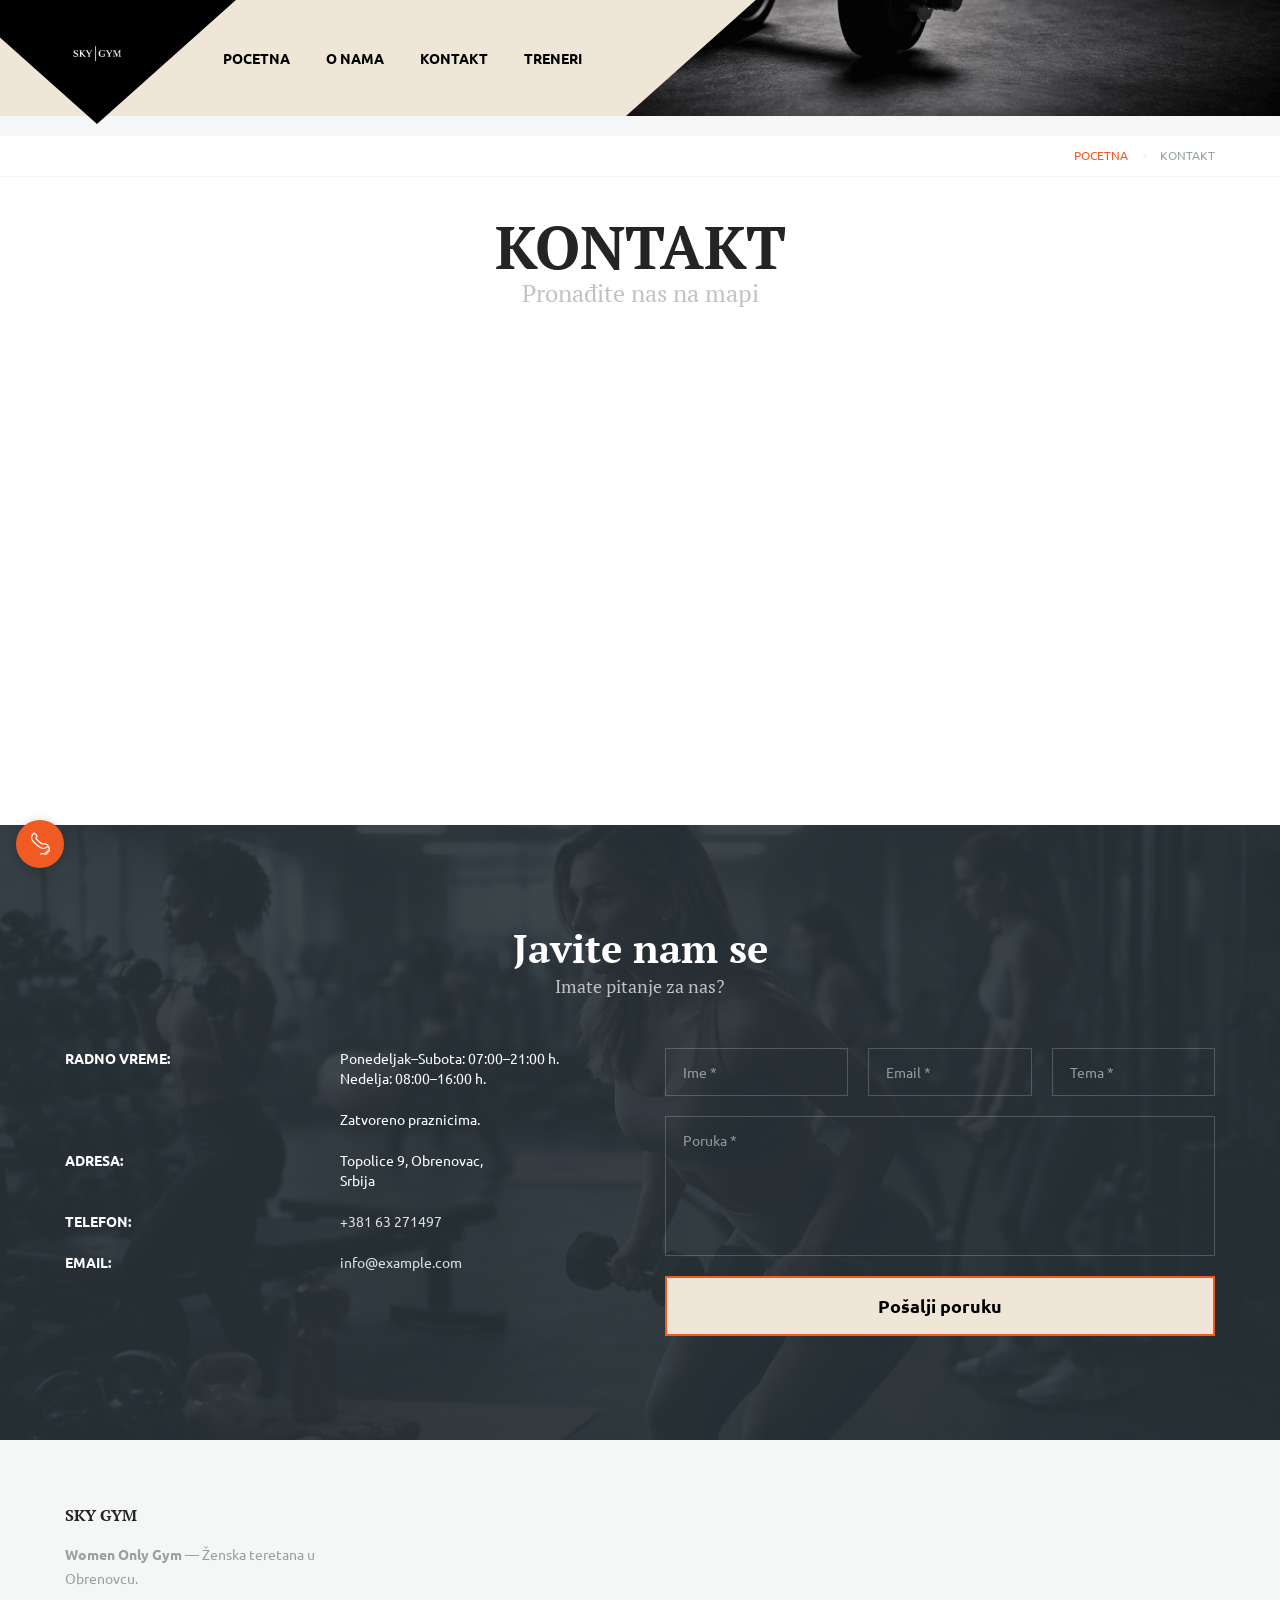
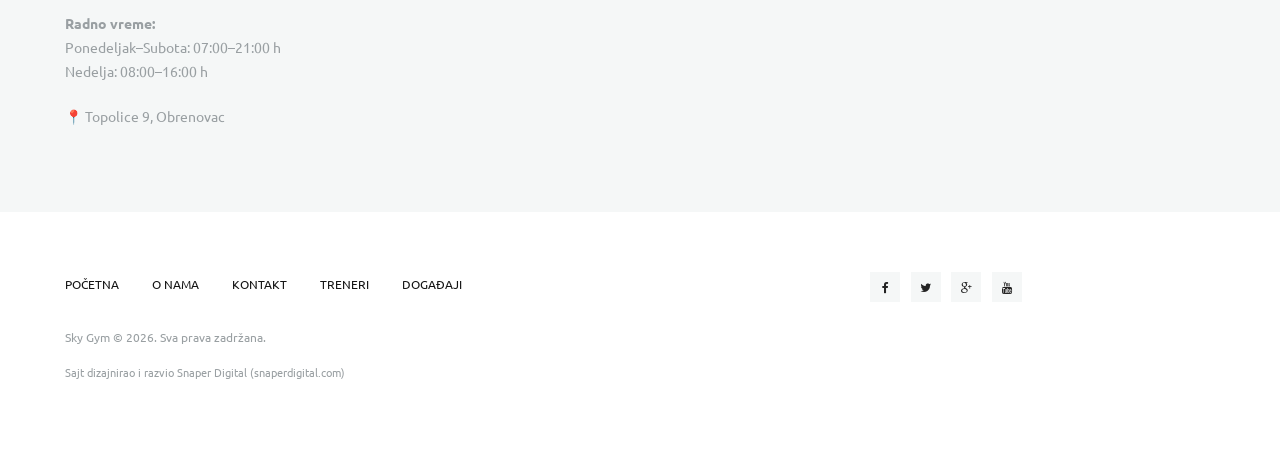
<file: features-contact-us.html>
<!DOCTYPE html>
<html lang="sr">
<head>
	<meta charset="UTF-8"/>
	<meta name="viewport" content="width=device-width, initial-scale=1, maximum-scale=1">
	<meta name="format-detection" content="telephone=no">
	<link rel="icon" type="image/x-icon" href="images/favicon.ico"/>
	<title>Sky Gym | Kontakt</title>
	<link rel='stylesheet' href='css/fontello/css/fontello.css' type='text/css' media='all'/>
	<link rel='stylesheet' href='css/shortcodes.css' type='text/css' media='all'/>
	<link rel='stylesheet' href='css/core.animation.css' type='text/css' media='all'/>
	<link rel='stylesheet' href='css/style.css' type='text/css' media='all'/>
	<link rel='stylesheet' href='css/skin.css' type='text/css' media='all'/>
	<style id='themerex-custom-style-inline-css' type='text/css'></style>
	<link rel='stylesheet' href='css/responsive.css' type='text/css' media='all'/>

	<!--<link rel='stylesheet' href='custom_tools/css/front.customizer.css' type='text/css' media='all'/>-->

</head>
<body class="page body_style_fullscreen article_style_boxed top_panel_style_dark top_panel_opacity_solid top_panel_above menu_right sidebar_hide">

<div class="body_wrap">
	<div class="page_wrap">
		<div class="top_panel_fixed_wrap"></div>
		<header class="top_panel_wrap bg_tint_dark bg_type_image menu_bg_image menu_bg_image_2">
			<div class="menu_main_wrap logo_left">
				<div class="content_wrap clearfix">
					<div class="logo">
						<span class="logo_shape">
							<a href="index.html">
								<img src="images/logo-skygym.png" class="logo_main" alt="Logo of Sky Gym">
								<img src="images/logo-skygym.png" class="logo_fixed" alt="Logo of Sky Gym">
								<span class="logo_slogan"> </span>
							</a>
						</span>
					</div>
					<a href="#" class="menu_main_responsive_button icon-menu-1"> </a>
					<nav role="navigation" class="menu_main_nav_area menu_color_bg_2">
						<ul id="menu_main" class="menu_main_nav">
							<li class="menu-item">
								<a href="index.html">
									<span>Pocetna</span>
								</a>
							</li>
							<li class="menu-item">
								<a href="features-about-us.html">
									<span>O nama</span>
								</a>
							</li>
							<li class="menu-item">
								<a href="features-contact-us.html">
									<span>Kontakt</span>
								</a>
							</li>
							<li class="menu-item">
								<a href="trainers-team-members.html">
									<span>Treneri</span>
								</a>
							</li>
							<li id="blob">
								<span>
									<span></span>
								</span>
							</li>
						</ul>
					</nav>
				</div>
			</div>
		</header>

		<div class="top_panel_style_dark page_top_wrap page_top_title page_top_breadcrumbs">
			<div class="breadcrumbs">
				<div class="content_wrap">
					<a class="breadcrumbs_item home" href="index.html">Pocetna</a>
					<span class="breadcrumbs_delimiter"></span>
					<span class="breadcrumbs_item current">Kontakt</span>
				</div>
			</div>
			<div class="content_wrap">
				<h1 class="page_title">Kontakt</h1>
			</div>
		</div>

		<div class="page_content_wrap" >
			<div class="content">
				<article class="post_item post_item_single post_format_standard page">
					<div class="post_content">

						<section class="no_padding content_wrap">
							<div class="container">
								<div class="row">
									<div class="sc_section">
										<div class="sc_content content_wrap">
											<h5 class="sc_undertitle style_3 aligncenter margin_top_none">Pronađite nas na mapi</h5>
										</div>
									</div>
								</div>
							</div>
						</section>

						<section class="no_padding">
							<div class="container">
								<div class="row" style="text-align: center;">
									<iframe src="https://www.google.com/maps/embed?pb=!1m18!1m12!1m3!1d2289.3302397101215!2d20.207898432813256!3d44.656288591520685!2m3!1f0!2f0!3f0!3m2!1i1024!2i768!4f13.1!3m3!1m2!1s0x475a1462ce248f2b%3A0xb573be6e7aec14ab!2sTopolice%209%2C%20Obrenovac%2C%20Serbia!5e0!3m2!1sen!2sit!4v1772627497696!5m2!1sen!2sit" width="600" height="450" style="border:0; display:inline-block; margin-bottom:40px;" allowfullscreen="" loading="lazy" referrerpolicy="no-referrer-when-downgrade"></iframe>
								</div>
							</div>
						</section>

						<section class="darkblue_opacity_section contact_section bg_image_13">
							<div class="container">
								<div class="row">
									<div class="sc_section overlay_padding_off bg_tint_none">
										<div class="sc_section_overlay">
											<div class="sc_section_content">
												<div class="sc_content content_wrap">
													<div class="sc_section bg_tint_dark aligncenter">
														<h2 class="sc_title style_1">Javite nam se</h2>
														<h5 class="sc_undertitle style_4">Imate pitanje za nas?</h5>
													</div>
												</div>
												<div class="sc_content content_wrap margin_top_middle">
													<div class="columns_wrap sc_columns columns_nofluid sc_columns_count_2">
														<div class="column-1_2 sc_column_item sc_column_item_1 odd first">
															<div  class="bg_tint_dark">
																<div class="column-1_2">
																	<p>
																		<strong>RADNO VREME:</strong>
																	</p>
																</div>
																<div class="column-1_2">
																	<p>Ponedeljak–Subota: 07:00–21:00 h.<br />Nedelja: 08:00–16:00 h.</p>
																	<p>Zatvoreno praznicima.</p>
																</div>
																<div class="column-1_2">
																	<p>
																		<strong>ADRESA:</strong>
																	</p>
																</div>
																<div class="column-1_2">
																	<p>Topolice 9, Obrenovac,<br/>Srbija</p>
																</div>
																<div class="column-1_2">
																	<p>
																		<strong>TELEFON:</strong>
																	</p>
																</div>
																<div class="column-1_2">
																	<p><a href="tel:+38163271497">+381 63 271497</a></p>
																</div>
																<div class="column-1_2">
																	<p>
																		<strong>EMAIL:</strong>
																	</p>
																</div>
																<div class="column-1_2">
																	<p>
																		<a href="mailto:info@example.com">info@example.com</a>
																	</p>
																</div>
															</div>
														</div>
														<div class="column-1_2 sc_column_item sc_column_item_2 bg_tint_dark even">
															<div class="sc_contact_form sc_contact_form_standard contact_form_1">
															    <form class="contact_1" method="post" action="include/contact-form.php">
															        <div class="sc_contact_form_info">
																		<div class="sc_contact_form_item sc_contact_form_field label_over">
															                <input type="text" name="name" id="contact_form_username" placeholder="Ime *">
															            </div>
															            <div class="sc_contact_form_item sc_contact_form_field label_over">
															                <input type="text" name="email" id="contact_form_email" placeholder="Email *">
															            </div>
															            <div class="sc_contact_form_item sc_contact_form_field label_over">
															                <input type="text" name="subject" id="contact_form_subj" placeholder="Tema *">
															            </div>
															        </div>
															        <div class="message sc_contact_form_item sc_contact_form_message label_over">
																		<div class="">
															                <textarea  id="contact_form_message" class="textAreaSize" name="message" placeholder="Poruka *"></textarea>
															            </div>
															        </div>
																	<div class="sc_contact_form_item sc_contact_form_button">
																		<div class="squareButton sc_button_size sc_button_style_global global">
																			<button type="submit" name="contact_submit" class="contact_form_submit">Pošalji poruku</button>
																		</div>
																	</div>
															        <div class="result sc_infobox"></div>
															    </form>
															</div> 
														</div>
													</div>
												</div>
											</div>
										</div>
									</div>
								</div>
							</div>
						</section>

					</div>
				</article>
			</div>
		</div>

		<footer class="footer_wrap bg_tint_light footer_style_light widget_area">
			<div class="content_wrap">
				<div class="columns_wrap">
					<aside class="column-1_4 widget widget_text">
						<h5 class="widget_title">Sky Gym</h5>
						<div class="textwidget">
							<p><strong>Women Only Gym</strong> — Ženska teretana u Obrenovcu.</p>
							<p><strong>Radno vreme:</strong><br/>
							Ponedeljak–Subota: 07:00–21:00 h<br/>
							Nedelja: 08:00–16:00 h</p>
							<p>📍 Topolice 9, Obrenovac</p>
						</div>
					</aside>
				</div>
			</div>
		</footer>

		<div class="copyright_wrap">
			<div class="content_wrap with_menu">
				<div class="menu_foot_wrapper">
					<div class="menu">
						<ul id="menu_foot" class="menu_foot_nav">
							<li class="menu-item">
								<a href="index.html">
									<span>Početna</span>
								</a>
							</li>
							<li class="menu-item">
								<a href="features-about-us.html">
									<span>O nama</span>
								</a>
							</li>
							<li class="menu-item">
								<a href="features-contact-us.html">
									<span>Kontakt</span>
								</a>
							</li>
							<li class="menu-item">
								<a href="trainers-team-members.html">
									<span>Treneri</span>
								</a>
							</li>
							<li class="menu-item">
								<a href="features-events.html">
									<span>Događaji</span>
								</a>
							</li>
						</ul>
					</div>
					<div class="social">
						<div class="sc_socials sc_socials_size_small">
							<div class="sc_socials_item">
								<a href="#" target="_blank" class="social_icons social_facebook icons">
									<span class="icon-facebook"> </span>
								</a>
							</div>
							<div class="sc_socials_item">
								<a href="#" target="_blank" class="social_icons social_twitter icons">
									<span class="icon-twitter"> </span>
								</a>
							</div>
							<div class="sc_socials_item">
								<a href="#" target="_blank" class="social_icons social_gplus icons">
									<span class="icon-gplus"> </span>
								</a>
							</div>
							<div class="sc_socials_item">
								<a href="#" target="_blank" class="social_icons social_youtube icons">
									<span class="icon-youtube"> </span>
								</a>
							</div>
						</div>
					</div>
				</div>
				<div class="copyright_text">
					<p>
						<span>Sky Gym © 2026. Sva prava zadržana.</span>
					</p>
					<p>
						<span class="sc_highlight">Sajt dizajnirao i razvio <a href="https://snaperdigital.com" target="_blank">Snaper Digital</a> (snaperdigital.com)</span>
					</p>
				</div>
			</div>
		</div>
	</div>

	<a href="tel:+38163271497" class="floating_call_btn icon-telephone-2" title="Pozovite nas"></a>
	<a href="#" class="scroll_to_top icon-up-dir" title="Na vrh"></a>

	<div class="preloader">
	    <div class="preloader_image"></div>
	</div>
</div>


	<script type='text/javascript' src='js/vendor/jquery-1.11.3.min.js'></script>
	<script type='text/javascript' src='js/vendor/jquery-migrate.min.js'></script>

	<script type='text/javascript' src='js/custom/_main.js'></script>
	<script type='text/javascript' src='js/custom/_form_contact.js'></script>

	<script type='text/javascript' src='js/vendor/superfish.min.js'></script>
	<script type='text/javascript' src='js/vendor/jquery.slidemenu.min.js'></script>
	<script type='text/javascript' src='js/custom/core.utils.min.js'></script>
	<script type='text/javascript' src='js/custom/core.init.min.js'></script>
	<script type='text/javascript' src='js/custom/shortcodes.min.js'></script>
	<script type='text/javascript' src='http://maps.google.com/maps/api/js?sensor=false'></script>
	<script type='text/javascript' src='js/custom/core.googlemap.js'></script>

	<!--<script type='text/javascript' src='custom_tools/js/skin.customizer.js'></script>-->
	<!--<script type='text/javascript' src='custom_tools/js/front.customizer.js'></script>-->


</body>
</html>
</file>
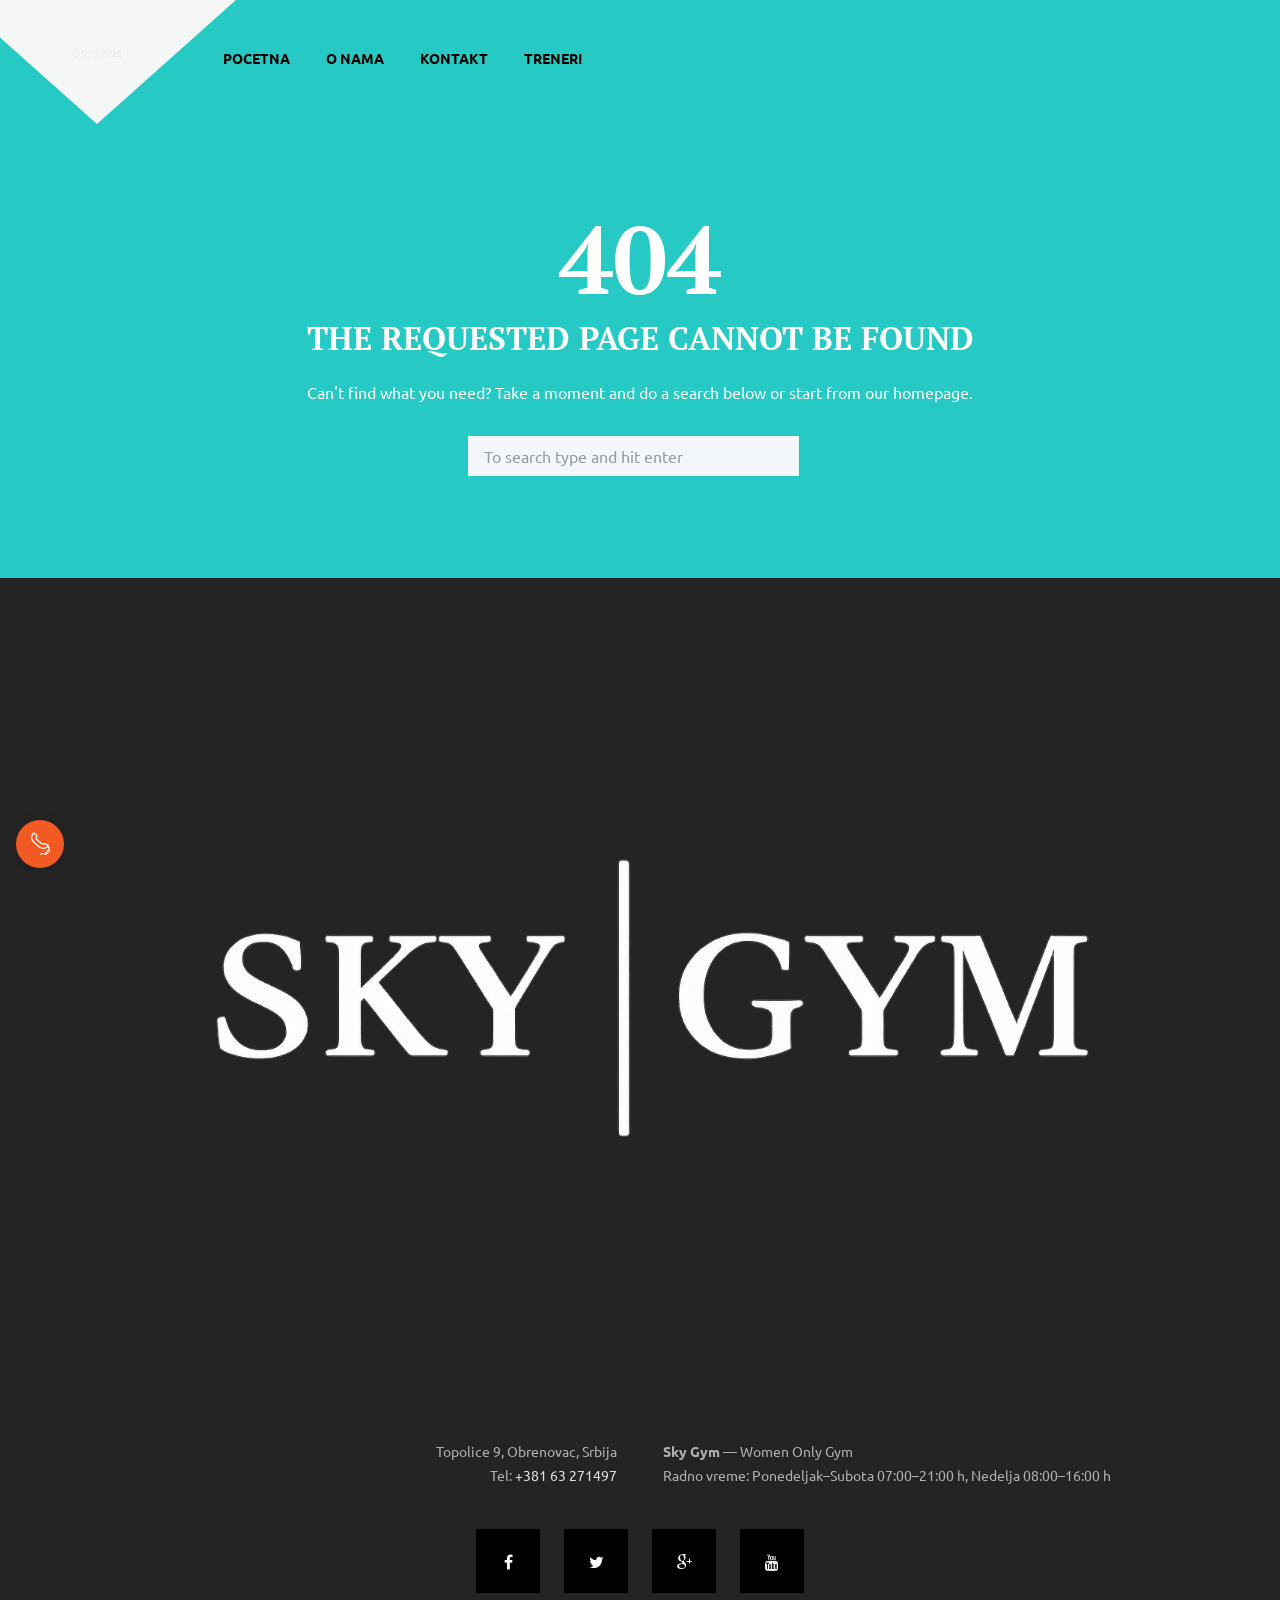
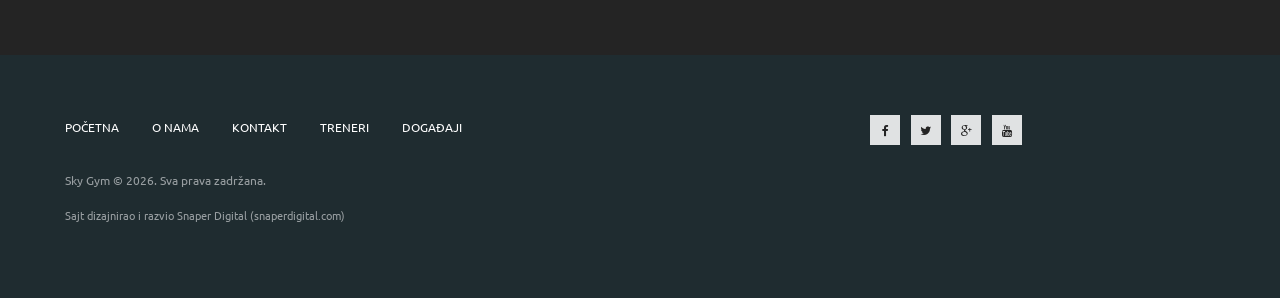
<file: features-not_existing_page.html>
<!DOCTYPE html>
<html lang="en-US">
<head>
	<meta charset="UTF-8"/>
	<meta name="viewport" content="width=device-width, initial-scale=1, maximum-scale=1">
	<meta name="format-detection" content="telephone=no">
	<link rel="icon" type="image/x-icon" href="images/favicon.ico"/>
	<title>Sky Gym</title>
	<link rel='stylesheet' href='css/fontello/css/fontello.css' type='text/css' media='all'/>
	<link rel='stylesheet' href='css/shortcodes.css' type='text/css' media='all'/>
	<link rel='stylesheet' href='css/core.animation.css' type='text/css' media='all'/>
	<link rel='stylesheet' href='css/style.css' type='text/css' media='all'/>
	<link rel='stylesheet' href='css/skin.css' type='text/css' media='all'/>
	<style id='themerex-custom-style-inline-css' type='text/css'></style>
	<link rel='stylesheet' href='css/responsive.css' type='text/css' media='all'/>

	<!--<link rel='stylesheet' href='custom_tools/css/front.customizer.css' type='text/css' media='all'/>-->

</head>
<body class="error404 body_style_wide article_style_boxed top_panel_style_light top_panel_opacity_solid top_panel_above menu_right sidebar_hide">

<div class="body_wrap">
	<div class="page_wrap">
		<div class="top_panel_fixed_wrap"></div>
		<header class="top_panel_wrap bg_tint_light bg_type_image menu_bg_color_2">
			<div class="menu_main_wrap logo_left">
				<div class="content_wrap clearfix">
					<div class="logo">
						<span class="logo_shape">
							<a href="index.html">
								<img src="images/logo-skygym.png" class="logo_main" alt="Logo of Sky Gym">
								<img src="images/logo-skygym.png" class="logo_fixed" alt="Logo of Sky Gym">
								<span class="logo_slogan"> </span>
							</a>
						</span>
					</div>
					<a href="#" class="menu_main_responsive_button icon-menu-1"> </a>
					<nav role="navigation" class="menu_main_nav_area menu_color_bg_3">
						<ul id="menu_main" class="menu_main_nav">
							<li class="menu-item">
								<a href="index.html">
									<span>Pocetna</span>
								</a>
							</li>
							<li class="menu-item">
								<a href="features-about-us.html">
									<span>O nama</span>
								</a>
							</li>
							<li class="menu-item">
								<a href="features-contact-us.html">
									<span>Kontakt</span>
								</a>
							</li>
							<li class="menu-item">
								<a href="trainers-team-members.html">
									<span>Treneri</span>
								</a>
							</li>
							<li id="blob">
								<span>
									<span></span>
								</span>
							</li>
						</ul>
					</nav>
				</div>
			</div>
		</header>

		<div class="page_content_wrap">
			<div class="content_wrap">
				<div class="content">
					<article class="post_item post_item_404">
						<div class="post_content">
							<h1 class="page_title">404</h1>
							<h2 class="page_subtitle">The requested page cannot be found</h2>
							<p class="page_description">
								Can't find what you need? Take a moment and do a search below or start from <a href="index.html">our homepage</a>.
							</p>
							<div class="page_search">
								<div class="search_wrap search_style_flat search_opened search_fixed search_ajax" title="Open/close search form">
									<a href="#" class="search_icon icon-search-1"></a>
									<div class="search_form_wrap">
										<form role="search" method="get" class="search_form" action="#">
											<button type="submit" class="search_submit icon-zoom-1" title="Start search"></button>
											<input type="text" class="search_field" placeholder="To search type and hit enter" value="" name="s" title="To search type and hit enter"/>
										</form>
									</div>
									<div class="search_results widget_area bg_tint_light">
										<a class="search_results_close icon-cancel-1"></a>
										<div class="search_results_content"></div>
									</div>
								</div>
							</div>
						</div>
					</article>
				</div>
			</div>
		</div>

		<footer class="contacts_wrap bg_tint_dark contacts_style_dark">
			<div class="content_wrap">
				<div class="logo">
					<a href="index.html">
						<img src="images/logo-skygym.png" alt="">
					</a>
				</div>
				<div class="contacts_address">
					<address class="address_right">
						<strong>Sky Gym</strong> — Women Only Gym<br>
						Radno vreme: Ponedeljak–Subota 07:00–21:00 h, Nedelja 08:00–16:00 h
					</address>
					<address class="address_left">
						Topolice 9, Obrenovac, Srbija<br>
						Tel: <a href="tel:+38163271497">+381 63 271497</a>
					</address>
				</div>
				<div class="sc_socials sc_socials_size_big">
					<div class="sc_socials_item">
						<a href="#" target="_blank" class="social_icons social_facebook icons">
							<span class="icon-facebook"> </span>
						</a>
					</div>
					<div class="sc_socials_item">
						<a href="#" target="_blank" class="social_icons social_twitter icons">
							<span class="icon-twitter"> </span>
						</a>
					</div>
					<div class="sc_socials_item">
						<a href="#" target="_blank" class="social_icons social_gplus icons">
							<span class="icon-gplus"> </span>
						</a>
					</div>
					<div class="sc_socials_item">
						<a href="#" target="_blank" class="social_icons social_youtube icons">
							<span class="icon-youtube"> </span>
						</a>
					</div>
				</div>
			</div>
		</footer>

		<div class="copyright_wrap">
			<div class="content_wrap with_menu">
				<div class="menu_foot_wrapper">
					<div class="menu">
						<ul id="menu_foot" class="menu_foot_nav">
							<li class="menu-item">
								<a href="index.html">
									<span>Početna</span>
								</a>
							</li>
							<li class="menu-item">
								<a href="features-about-us.html">
									<span>O nama</span>
								</a>
							</li>
							<li class="menu-item">
								<a href="features-contact-us.html">
									<span>Kontakt</span>
								</a>
							</li>
							<li class="menu-item">
								<a href="trainers-team-members.html">
									<span>Treneri</span>
								</a>
							</li>
							<li class="menu-item">
								<a href="features-events.html">
									<span>Događaji</span>
								</a>
							</li>
						</ul>
					</div>
					<div class="social">
						<div class="sc_socials sc_socials_size_small">
							<div class="sc_socials_item">
								<a href="#" target="_blank" class="social_icons social_facebook icons">
									<span class="icon-facebook"> </span>
								</a>
							</div>
							<div class="sc_socials_item">
								<a href="#" target="_blank" class="social_icons social_twitter icons">
									<span class="icon-twitter"> </span>
								</a>
							</div>
							<div class="sc_socials_item">
								<a href="#" target="_blank" class="social_icons social_gplus icons">
									<span class="icon-gplus"> </span>
								</a>
							</div>
							<div class="sc_socials_item">
								<a href="#" target="_blank" class="social_icons social_youtube icons">
									<span class="icon-youtube"> </span>
								</a>
							</div>
						</div>
					</div>
				</div>
				<div class="copyright_text">
					<p>
						<span>Sky Gym © 2026. Sva prava zadržana.</span>
					</p>
					<p>
						<span class="sc_highlight">Sajt dizajnirao i razvio <a href="https://snaperdigital.com" target="_blank">Snaper Digital</a> (snaperdigital.com)</span>
					</p>
				</div>
			</div>
		</div>
	</div>

	<a href="tel:+38163271497" class="floating_call_btn icon-telephone-2" title="Pozovite nas"></a>
	<a href="#" class="scroll_to_top icon-up-dir" title="Na vrh"></a>

	<div class="preloader">
	    <div class="preloader_image"></div>
	</div>
</div>


	<script type='text/javascript' src='js/vendor/jquery-1.11.3.min.js'></script>
	<script type='text/javascript' src='js/vendor/jquery-migrate.min.js'></script>

	<script type='text/javascript' src='js/custom/_main.js'></script>

	<script type='text/javascript' src='js/vendor/superfish.min.js'></script>
	<script type='text/javascript' src='js/vendor/jquery.slidemenu.min.js'></script>
	<script type='text/javascript' src='js/custom/core.utils.min.js'></script>
	<script type='text/javascript' src='js/custom/core.init.min.js'></script>
	<script type='text/javascript' src='js/custom/shortcodes.min.js'></script>

	<!--<script type='text/javascript' src='custom_tools/js/skin.customizer.js'></script>-->
	<!--<script type='text/javascript' src='custom_tools/js/front.customizer.js'></script>-->


</body>
</html>
</file>
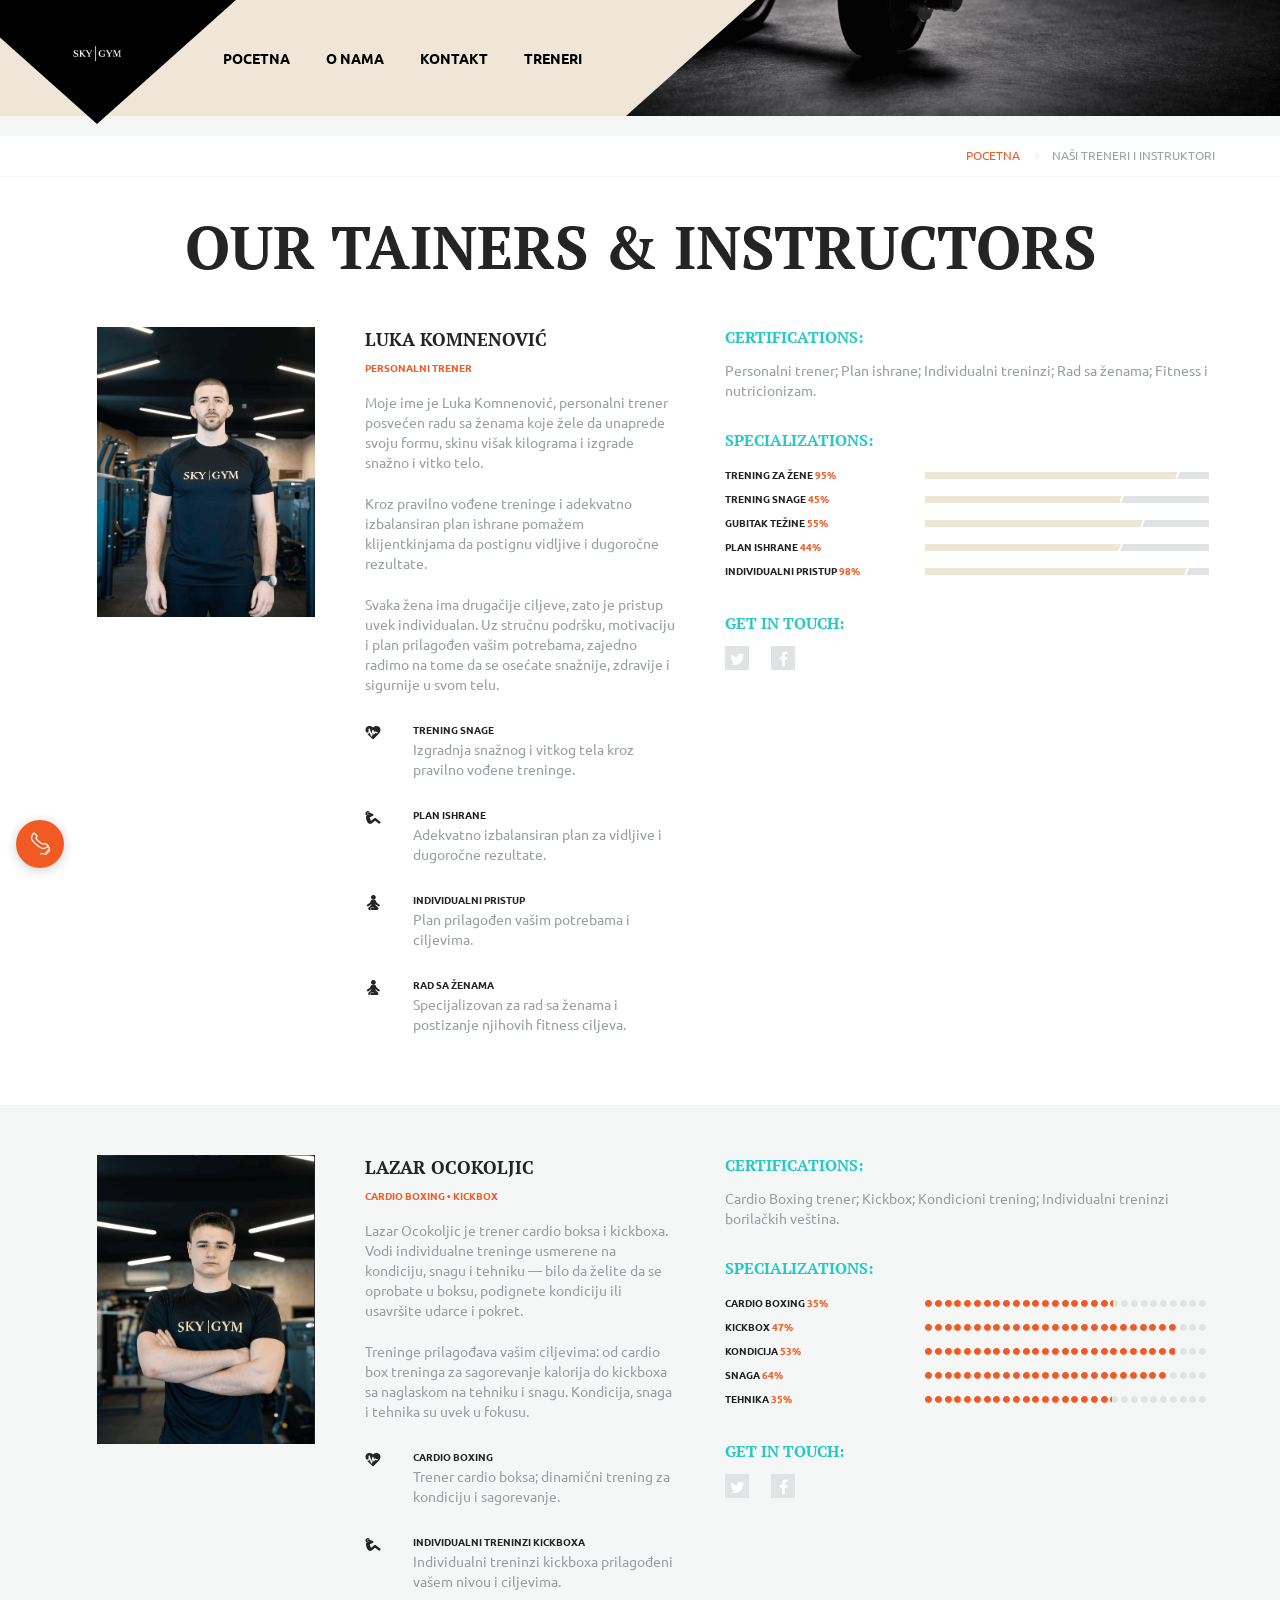
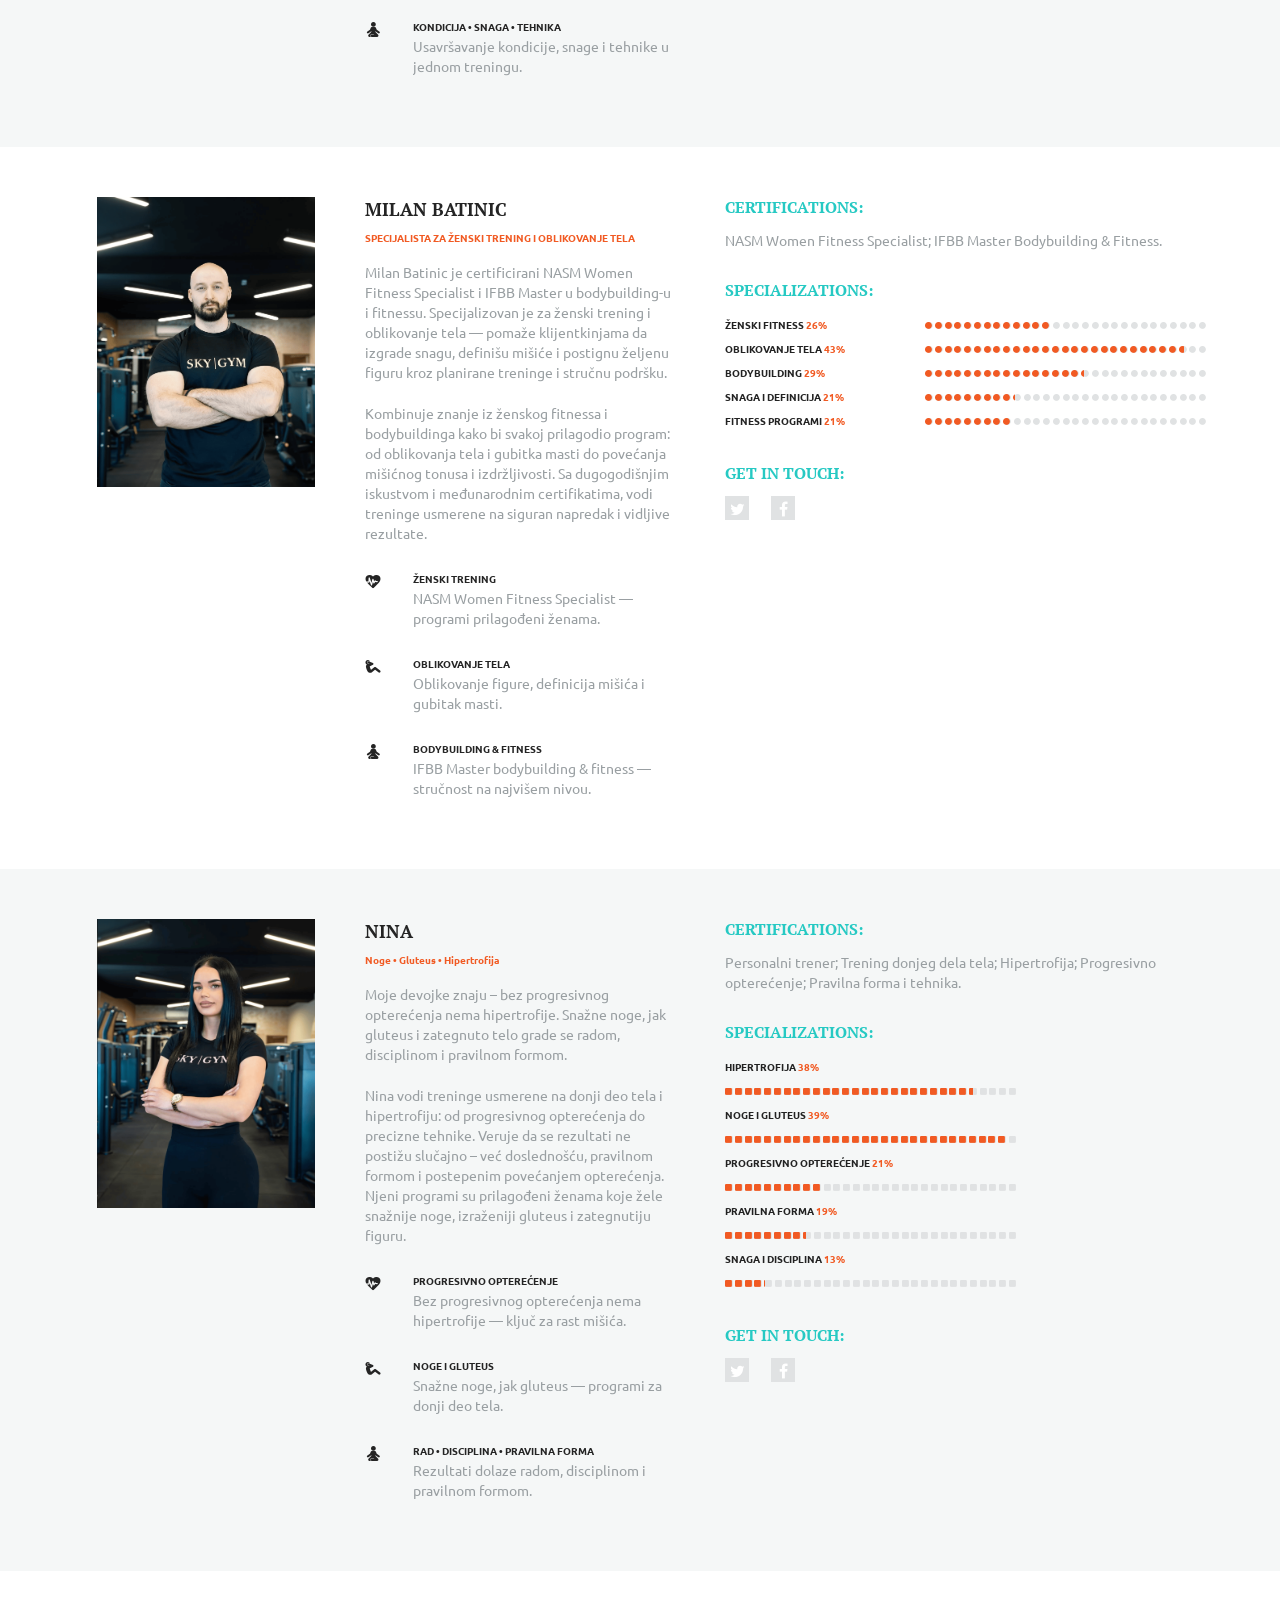
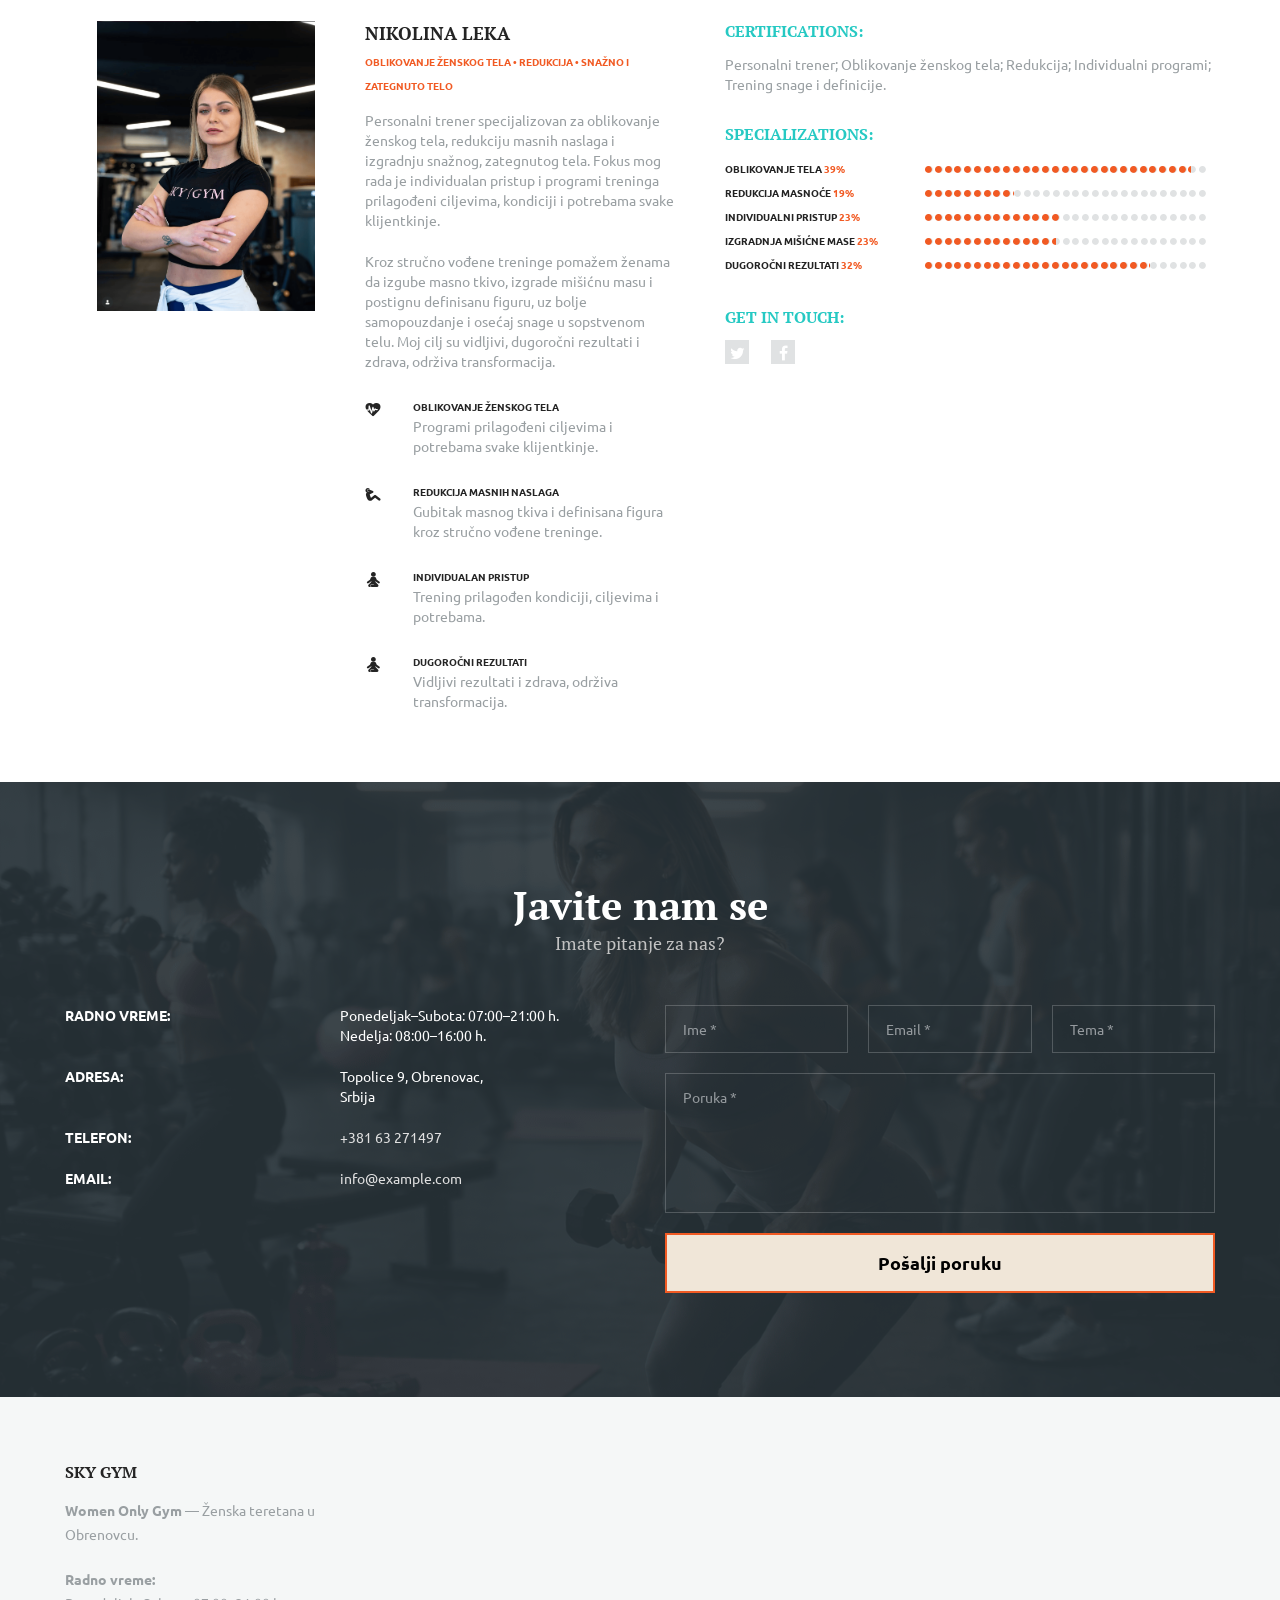
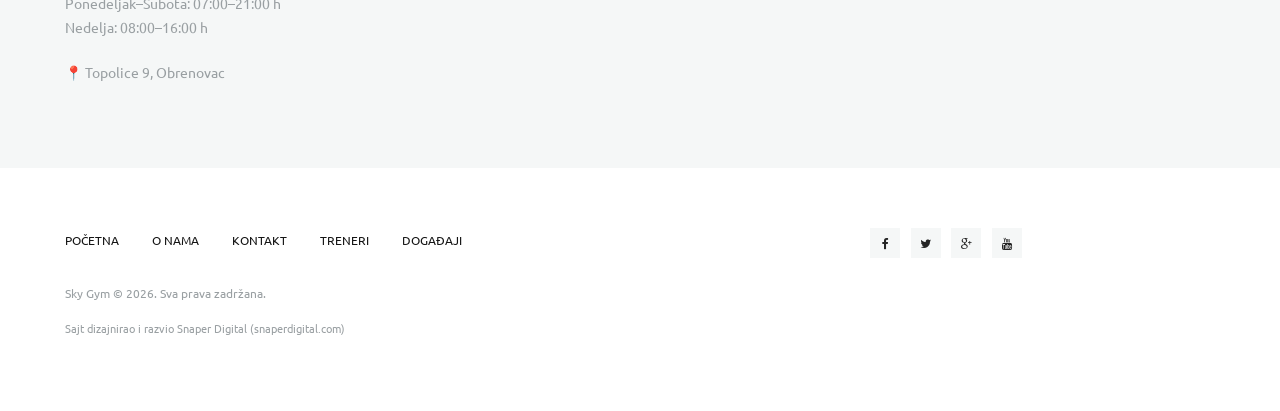
<file: trainers-team-members.html>
<!DOCTYPE html>
<html lang="en-US">
<head>
	<meta charset="UTF-8"/>
	<meta name="viewport" content="width=device-width, initial-scale=1, maximum-scale=1">
	<meta name="format-detection" content="telephone=no">
	<link rel="icon" type="image/x-icon" href="images/favicon.ico"/>
	<title>Sky Gym | Treneri</title>
	<link rel='stylesheet' href='css/core.portfolio.css' type='text/css' media='all' />
	<link rel='stylesheet' href='css/fontello/css/fontello.css' type='text/css' media='all'/>
	<link rel='stylesheet' href='css/shortcodes.css' type='text/css' media='all'/>
	<link rel='stylesheet' href='css/core.animation.css' type='text/css' media='all'/>
	<link rel='stylesheet' href='css/style.css' type='text/css' media='all'/>
	<link rel='stylesheet' href='css/skin.css' type='text/css' media='all'/>
	<style id='themerex-custom-style-inline-css' type='text/css'></style>
	<link rel='stylesheet' href='css/responsive.css' type='text/css' media='all'/>
	<link rel='stylesheet' href='js/vendor/mediaelement/css/mediaelementplayer.css' type='text/css' media='all'/>

	<!--<link rel='stylesheet' href='custom_tools/css/front.customizer.css' type='text/css' media='all'/>-->

</head>
<body class="page body_style_fullscreen article_style_boxed top_panel_style_dark top_panel_opacity_solid top_panel_above menu_right sidebar_hide">

<div class="body_wrap">
	<div class="page_wrap">
		<div class="top_panel_fixed_wrap"></div>
		<header class="top_panel_wrap bg_tint_dark bg_type_image menu_bg_image menu_bg_image_5">
			<div class="menu_main_wrap logo_left">
				<div class="content_wrap clearfix">
					<div class="logo">
						<span class="logo_shape">
							<a href="index.html">
								<img src="images/logo-skygym.png" class="logo_main" alt="Logo of Sky Gym">
								<img src="images/logo-skygym.png" class="logo_fixed" alt="Logo of Sky Gym">
								<span class="logo_slogan"> </span>
							</a>
						</span>
					</div>
					<a href="#" class="menu_main_responsive_button icon-menu-1"> </a>
					<nav role="navigation" class="menu_main_nav_area menu_color_bg_2">
						<ul id="menu_main" class="menu_main_nav">
							<li class="menu-item">
								<a href="index.html">
									<span>Pocetna</span>
								</a>
							</li>
							<li class="menu-item">
								<a href="features-about-us.html">
									<span>O nama</span>
								</a>
							</li>
							<li class="menu-item">
								<a href="features-contact-us.html">
									<span>Kontakt</span>
								</a>
							</li>
							<li class="menu-item">
								<a href="trainers-team-members.html">
									<span>Treneri</span>
								</a>
							</li>
							<li id="blob">
								<span>
									<span></span>
								</span>
							</li>
						</ul>
					</nav>
				</div>
			</div>
		</header>

		<div class="top_panel_style_dark page_top_wrap page_top_title page_top_breadcrumbs">
			<div class="breadcrumbs">
				<div class="content_wrap">
					<a class="breadcrumbs_item home" href="index.html">Pocetna</a>
					<span class="breadcrumbs_delimiter"></span>
					<span class="breadcrumbs_item current">Naši treneri i instruktori</span>
				</div>
			</div>
			<div class="content_wrap">
				<h1 class="page_title">Our Tainers &#038; Instructors</h1>
			</div>
		</div>

		<div class="page_content_wrap" >
			<div class="content">
				<article class="post_item post_item_single post_format_standard page">
					<div class="post_content">

						<section class="">
							<div class="container">
								<div class="row">
									<div class="sc_content content_wrap">
										<div class="columns_wrap sc_columns columns_nofluid sc_columns_count_3 trainers_3">
											<div class="column-1_3 sc_column_item sc_column_item_1 odd first">
												<figure class="sc_image  alignright sc_image_shape_square">
													<img src="images/team-members/Screenshot%202026-03-13%20at%2020.53.04.png" alt=""/>
												</figure>
											</div>
											<div class="column-1_3 sc_column_item sc_column_item_2 even">
												<h5 class="sc_title style_3 margin_bottom_none">
												<a href="trainers-trainer-personal-page.html">LUKA KOMNENOVIĆ</a>
												</h5>
												<span class="sc_highlight style_5">
													<strong>PERSONALNI TRENER</strong>
												</span>
												<div class="margin_top_mini margin_bottom_mini">
													<p>Moje ime je Luka Komnenović, personalni trener posvećen radu sa ženama koje žele da unaprede svoju formu, skinu višak kilograma i izgrade snažno i vitko telo.</p>
													<p>Kroz pravilno vođene treninge i adekvatno izbalansiran plan ishrane pomažem klijentkinjama da postignu vidljive i dugoročne rezultate.</p>
													<p>Svaka žena ima drugačije ciljeve, zato je pristup uvek individualan. Uz stručnu podršku, motivaciju i plan prilagođen vašim potrebama, zajedno radimo na tome da se osećate snažnije, zdravije i sigurnije u svom telu.</p>
												</div>
												<span class="sc_icon icon-heart288 sc_icon_shape_none sc_icon_bg_custom alignleft style_1"></span>
												<div class="sc_section overflow_hidden bg_tint_none">
													<span class="sc_highlight style_6">
														<strong>TRENING SNAGE</strong>
													</span>
													<div class="">
														<p>Izgradnja snažnog i vitkog tela kroz pravilno vođene treninge.</p>
													</div>
												</div>
												<span class="sc_icon icon-flexions sc_icon_shape_none sc_icon_bg_custom alignleft style_1">
												</span>
												<div class="sc_section overflow_hidden bg_tint_none">
													<span class="sc_highlight style_6">
														<strong>PLAN ISHRANE</strong>
													</span>
													<p>Adekvatno izbalansiran plan za vidljive i dugoročne rezultate.</p>
												</div>
												<span class="sc_icon icon-yoga13 sc_icon_shape_none sc_icon_bg_custom alignleft style_1">
												</span>
												<div class="sc_section overflow_hidden bg_tint_none">
													<span class="sc_highlight style_6">
														<strong>INDIVIDUALNI PRISTUP</strong>
													</span>
													<p>Plan prilagođen vašim potrebama i ciljevima.</p>
												</div>
												<span class="sc_icon icon-yoga13 sc_icon_shape_none sc_icon_bg_custom alignleft style_1">
												</span>
												<div class="sc_section overflow_hidden bg_tint_none">
													<span class="sc_highlight style_6">
														<strong>RAD SA ŽENAMA</strong>
													</span>
													<p>Specijalizovan za rad sa ženama i postizanje njihovih fitness ciljeva.</p>
												</div>
											</div>
											<div class="column-1_3 sc_column_item sc_column_item_3 odd">
												<h6 class="sc_title style_4">CERTIFICATIONS:</h6>
												<div class="margin_bottom_small">
													<p>Personalni trener; Plan ishrane; Individualni treninzi; Rad sa ženama; Fitness i nutricionizam.</p>
												</div>
												<h6 class="sc_title style_4">SPECIALIZATIONS:</h6>
												<div id="sc_skills_diagram_955984437" class="sc_skills sc_skills_bar sc_skills_horizontal" data-type="bar" data-subtitle="" data-dir="horizontal">
													<div class="sc_skills_info">
														<div class="sc_skills_label sc_skills_style_1">
															Trening za žene
															<span class="sc_skills_item">
																<span class="sc_skills_total" data-start="0" data-stop="95" data-step="1" data-max="100" data-speed="17" data-duration="1615" data-ed="%">0%</span>
															</span>
														</div>
													</div>
													<div class="sc_skills_item sc_skills_style_1 odd first">
														<div class="sc_skills_count">
															<div class="sc_skills_total" data-start="0" data-stop="95" data-step="1" data-max="100" data-speed="17" data-duration="1615" data-ed="%">0%</div>
														</div>
													</div>
													<div class="sc_skills_info">
														<div class="sc_skills_label sc_skills_style_1">
															Trening snage
															<span class="sc_skills_item">
																<span class="sc_skills_total" data-start="0" data-stop="90" data-step="1" data-max="100" data-speed="38" data-duration="3420" data-ed="%">0%</span>
															</span>
														</div>
													</div>
													<div class="sc_skills_item sc_skills_style_1 even">
														<div class="sc_skills_count">
															<div class="sc_skills_total" data-start="0" data-stop="90" data-step="1" data-max="100" data-speed="38" data-duration="3420" data-ed="%">0%</div>
														</div>
													</div>
													<div class="sc_skills_info">
														<div class="sc_skills_label sc_skills_style_1">
															Gubitak težine
															<span class="sc_skills_item">
																<span class="sc_skills_total" data-start="0" data-stop=" 88" data-step="1" data-max="100" data-speed="34" data-duration="2992" data-ed="%">0%</span>
															</span>
														</div>
													</div>
													<div class="sc_skills_item sc_skills_style_1 odd">
														<div class="sc_skills_count">
															<div class="sc_skills_total" data-start="0" data-stop=" 88" data-step="1" data-max="100" data-speed="34" data-duration="2992" data-ed="%">0%</div>
														</div>
													</div>
													<div class="sc_skills_info">
														<div class="sc_skills_label sc_skills_style_1">
															Plan ishrane
															<span class="sc_skills_item">
																<span class="sc_skills_total" data-start="0" data-stop=" 85" data-step="1" data-max="100" data-speed="38" data-duration="3230" data-ed="%">0%</span>
															</span>
														</div>
													</div>
													<div class="sc_skills_item sc_skills_style_1 even">
														<div class="sc_skills_count">
															<div class="sc_skills_total" data-start="0" data-stop=" 85" data-step="1" data-max="100" data-speed="38" data-duration="3230" data-ed="%">0%</div>
														</div>
													</div>
													<div class="sc_skills_info">
														<div class="sc_skills_label sc_skills_style_1">
															Individualni pristup
															<span class="sc_skills_item">
																<span class="sc_skills_total" data-start="0" data-stop="98" data-step="1" data-max="100" data-speed="15" data-duration="1470" data-ed="%">0%</span>
															</span>
														</div>
													</div>
													<div class="sc_skills_item sc_skills_style_1 odd">
														<div class="sc_skills_count">
															<div class="sc_skills_total" data-start="0" data-stop="98" data-step="1" data-max="100" data-speed="15" data-duration="1470" data-ed="%">0%</div>
														</div>
													</div>
												</div>
												<div class="margin_top_small"></div>
												<h6 class="sc_title style_4">GET IN TOUCH:</h6>
												<div class="sc_socials sc_socials_size_tiny">
													<div class="sc_socials_item">
														<a href="http://twitter.com/my_profile" target="_blank" class="social_icons social_twitter icons">
															<span class="icon-twitter">
															</span>
														</a>
													</div>
													<div class="sc_socials_item">
														<a href="http://facebooc.com/my_profile" target="_blank" class="social_icons social_facebook icons">
															<span class="icon-facebook">
															</span>
														</a>
													</div>
												</div>
											</div>
										</div>
									</div>
								</div>
							</div>
						</section>

						<section class="grey_section">
							<div class="container">
								<div class="row">
									<div class="sc_content content_wrap">
										<div class="columns_wrap sc_columns columns_nofluid sc_columns_count_3 trainers_3">
											<div class="column-1_3 sc_column_item sc_column_item_1 odd first">
												<figure class="sc_image  alignright sc_image_shape_square">
													<img src="images/team-members/Screenshot%202026-03-13%20at%2020.53.19.png" alt=""/>
												</figure>
											</div>
											<div class="column-1_3 sc_column_item sc_column_item_2 even">
												<h5 class="sc_title style_3 margin_bottom_none">LAZAR OCOKOLJIC</h5>
												<span class="sc_highlight style_5">
													<strong>CARDIO BOXING • KICKBOX</strong>
												</span>
												<div class="margin_top_mini margin_bottom_mini">
													<p>Lazar Ocokoljic je trener cardio boksa i kickboxa. Vodi individualne treninge usmerene na kondiciju, snagu i tehniku — bilo da želite da se oprobate u boksu, podignete kondiciju ili usavršite udarce i pokret.</p>
													<p>Treninge prilagođava vašim ciljevima: od cardio box treninga za sagorevanje kalorija do kickboxa sa naglaskom na tehniku i snagu. Kondicija, snaga i tehnika su uvek u fokusu.</p>
												</div>
												<span class="sc_icon style_1 icon-heart288 sc_icon_shape_none sc_icon_bg_custom alignleft style_1"></span>
												<div class="sc_section overflow_hidden bg_tint_none">
													<span class="sc_highlight style_6">
														<strong>CARDIO BOXING</strong>
													</span>
													<p>Trener cardio boksa; dinamični trening za kondiciju i sagorevanje.</p>
												</div>
												<span class="sc_icon icon-flexions sc_icon_shape_none sc_icon_bg_custom alignleft style_1"></span>
												<div class="sc_section overflow_hidden bg_tint_none">
													<span class="sc_highlight style_6">
														<strong>INDIVIDUALNI TRENINZI KICKBOXA</strong>
													</span>
													<p>Individualni treninzi kickboxa prilagođeni vašem nivou i ciljevima.</p>
												</div>
												<span class="sc_icon icon-yoga13 sc_icon_shape_none sc_icon_bg_custom alignleft style_1"></span>
												<div class="sc_section overflow_hidden bg_tint_none">
													<span class="sc_highlight style_6">
														<strong>KONDICIJA • SNAGA • TEHNIKA</strong>
													</span>
													<p>Usavršavanje kondicije, snage i tehnike u jednom treningu.</p>
												</div>
											</div>
											<div class="column-1_3 sc_column_item sc_column_item_3 odd">
												<h6 class="sc_title style_4">CERTIFICATIONS:</h6>
												<div class="margin_bottom_small">
													<p>Cardio Boxing trener; Kickbox; Kondicioni trening; Individualni treninzi borilačkih veština.</p>
												</div>
												<h6 class="sc_title style_4">SPECIALIZATIONS:</h6>
												<div id="sc_skills_diagram_940748880" class="sc_skills sc_skills_bar sc_skills_horizontal" data-type="bar" data-subtitle="" data-dir="horizontal">
													<div class="sc_skills_info">
														<div class="sc_skills_label sc_skills_style_2">Cardio Boxing
															<span class="sc_skills_item">
																<span class="sc_skills_total" data-start="0" data-stop="92" data-step="1" data-max="100" data-speed="20" data-duration="1840" data-ed="%">0%</span>
															</span>
														</div>
													</div>
													<div class="sc_skills_item sc_skills_style_2 odd first">
														<div class="sc_skills_count">
															<div class="sc_skills_total" data-start="0" data-stop="92" data-step="1" data-max="100" data-speed="20" data-duration="1840" data-ed="%">0%</div>
														</div>
													</div>
													<div class="sc_skills_info">
														<div class="sc_skills_label sc_skills_style_2">Kickbox
															<span class="sc_skills_item">
																<span class="sc_skills_total" data-start="0" data-stop="90" data-step="1" data-max="100" data-speed="14" data-duration="1260" data-ed="%">0%</span>
															</span>
														</div>
													</div>
													<div class="sc_skills_item sc_skills_style_2 even">
														<div class="sc_skills_count">
															<div class="sc_skills_total" data-start="0" data-stop="90" data-step="1" data-max="100" data-speed="14" data-duration="1260" data-ed="%">0%</div>
														</div>
													</div>
													<div class="sc_skills_info">
														<div class="sc_skills_label sc_skills_style_2">Kondicija
															<span class="sc_skills_item">
																<span class="sc_skills_total" data-start="0" data-stop=" 88" data-step="1" data-max="100" data-speed="12" data-duration="1056" data-ed="%">0%</span>
															</span>
														</div>
													</div>
													<div class="sc_skills_item sc_skills_style_2 odd">
														<div class="sc_skills_count">
															<div class="sc_skills_total" data-start="0" data-stop=" 88" data-step="1" data-max="100" data-speed="12" data-duration="1056" data-ed="%">0%</div>
														</div>
													</div>
													<div class="sc_skills_info">
														<div class="sc_skills_label sc_skills_style_2">Snaga
															<span class="sc_skills_item">
																<span class="sc_skills_total" data-start="0" data-stop=" 85" data-step="1" data-max="100" data-speed="10" data-duration="850" data-ed="%">0%</span>
															</span>
														</div>
													</div>
													<div class="sc_skills_item sc_skills_style_2 even">
														<div class="sc_skills_count">
															<div class="sc_skills_total" data-start="0" data-stop=" 85" data-step="1" data-max="100" data-speed="10" data-duration="850" data-ed="%">0%</div>
														</div>
													</div>
													<div class="sc_skills_info">
														<div class="sc_skills_label sc_skills_style_2">Tehnika
															<span class="sc_skills_item">
																<span class="sc_skills_total" data-start="0" data-stop="94" data-step="1" data-max="100" data-speed="20" data-duration="1880" data-ed="%">0%</span>
															</span>
														</div>
													</div>
													<div class="sc_skills_item sc_skills_style_2 odd">
														<div class="sc_skills_count">
															<div class="sc_skills_total" data-start="0" data-stop="94" data-step="1" data-max="100" data-speed="20" data-duration="1880" data-ed="%">0%</div>
														</div>
													</div>
												</div>
												<div class="margin_top_small"></div>
												<h6 class="sc_title style_4">GET IN TOUCH:</h6>
												<div class="sc_socials sc_socials_size_tiny">
													<div class="sc_socials_item">
														<a href="http://twitter.com/my_profile" target="_blank" class="social_icons social_twitter icons">
															<span class="icon-twitter">
															</span>
														</a>
													</div>
													<div class="sc_socials_item">
														<a href="http://facebooc.com/my_profile" target="_blank" class="social_icons social_facebook icons">
															<span class="icon-facebook">
															</span>
														</a>
													</div>
												</div>
											</div>
										</div>
									</div>
								</div>
							</div>
						</section>

						<section class="">
							<div class="container">
								<div class="row">
									<div class="sc_content content_wrap">
										<div class="columns_wrap sc_columns columns_nofluid sc_columns_count_3 trainers_3">
											<div class="column-1_3 sc_column_item sc_column_item_1 odd first">
												<figure class="sc_image  alignright sc_image_shape_square">
													<img src="images/team-members/Screenshot%202026-03-13%20at%2020.53.35.png" alt=""/>
												</figure>
											</div>
											<div class="column-1_3 sc_column_item sc_column_item_2 even">
												<h5 class="sc_title style_3 margin_bottom_none">MILAN BATINIC</h5>
												<span class="sc_highlight style_5">
													<strong>SPECIJALISTA ZA ŽENSKI TRENING I OBLIKOVANJE TELA</strong>
												</span>
												<div class="margin_top_mini margin_bottom_mini">
													<p>Milan Batinic je certificirani NASM Women Fitness Specialist i IFBB Master u bodybuilding-u i fitnessu. Specijalizovan je za ženski trening i oblikovanje tela — pomaže klijentkinjama da izgrade snagu, definišu mišiće i postignu željenu figuru kroz planirane treninge i stručnu podršku.</p>
													<p>Kombinuje znanje iz ženskog fitnessa i bodybuildinga kako bi svakoj prilagodio program: od oblikovanja tela i gubitka masti do povećanja mišićnog tonusa i izdržljivosti. Sa dugogodišnjim iskustvom i međunarodnim certifikatima, vodi treninge usmerene na siguran napredak i vidljive rezultate.</p>
												</div>
												<span class="sc_icon icon-heart288 sc_icon_shape_none sc_icon_bg_custom alignleft style_1"></span>
												<div class="sc_section overflow_hidden bg_tint_none">
													<span class="sc_highlight style_6">
														<strong>ŽENSKI TRENING</strong>
													</span>
													<p>NASM Women Fitness Specialist — programi prilagođeni ženama.</p>
												</div>
												<span class="sc_icon icon-flexions sc_icon_shape_none sc_icon_bg_custom alignleft style_1"></span>
												<div class="sc_section overflow_hidden bg_tint_none">
													<span class="sc_highlight style_6">
														<strong>OBLIKOVANJE TELA</strong>
													</span>
													<p>Oblikovanje figure, definicija mišića i gubitak masti.</p>
												</div>
												<span class="sc_icon icon-yoga13 sc_icon_shape_none sc_icon_bg_custom alignleft style_1"></span>
												<div class="sc_section overflow_hidden bg_tint_none">
													<span class="sc_highlight style_6">
														<strong>BODYBUILDING &amp; FITNESS</strong>
													</span>
													<p>IFBB Master bodybuilding &amp; fitness — stručnost na najvišem nivou.</p>
												</div>
											</div>
											<div class="column-1_3 sc_column_item sc_column_item_3 odd">
												<h6 class="sc_title style_4">CERTIFICATIONS:</h6>
												<div class="margin_bottom_small">
													<p>NASM Women Fitness Specialist; IFBB Master Bodybuilding &amp; Fitness.</p>
												</div>
												<h6 class="sc_title style_4">SPECIALIZATIONS:</h6>
												<div id="sc_skills_diagram_328662104" class="sc_skills sc_skills_bar sc_skills_horizontal" data-type="bar" data-subtitle="" data-dir="horizontal">
													<div class="sc_skills_info">
														<div class="sc_skills_label sc_skills_style_2">
															Ženski fitness
															<span class="sc_skills_item">
																<span class="sc_skills_total" data-start="0" data-stop="95" data-step="1" data-max="100" data-speed="23" data-duration="2185" data-ed="%">0%</span>
															</span>
														</div>
													</div>
													<div class="sc_skills_item sc_skills_style_2 odd first">
														<div class="sc_skills_count">
															<div class="sc_skills_total" data-start="0" data-stop="95" data-step="1" data-max="100" data-speed="23" data-duration="2185" data-ed="%">0%</div>
														</div>
													</div>
													<div class="sc_skills_info">
														<div class="sc_skills_label sc_skills_style_2">
															Oblikovanje tela
															<span class="sc_skills_item">
																<span class="sc_skills_total" data-start="0" data-stop="92" data-step="1" data-max="100" data-speed="12" data-duration="1104" data-ed="%">0%</span>
															</span>
														</div>
													</div>
													<div class="sc_skills_item sc_skills_style_2 even">
														<div class="sc_skills_count">
															<div class="sc_skills_total" data-start="0" data-stop="92" data-step="1" data-max="100" data-speed="12" data-duration="1104" data-ed="%">0%</div>
														</div>
													</div>
													<div class="sc_skills_info">
														<div class="sc_skills_label sc_skills_style_2">
															Bodybuilding
															<span class="sc_skills_item">
																<span class="sc_skills_total" data-start="0" data-stop=" 90" data-step="1" data-max="100" data-speed="20" data-duration="1800" data-ed="%">0%</span>
															</span>
														</div>
													</div>
													<div class="sc_skills_item sc_skills_style_2 odd">
														<div class="sc_skills_count">
															<div class="sc_skills_total" data-start="0" data-stop=" 90" data-step="1" data-max="100" data-speed="20" data-duration="1800" data-ed="%">0%</div>
														</div>
													</div>
													<div class="sc_skills_info">
														<div class="sc_skills_label sc_skills_style_2">
															Snaga i definicija
															<span class="sc_skills_item">
																<span class="sc_skills_total" data-start="0" data-stop=" 88" data-step="1" data-max="100" data-speed="29" data-duration="2552" data-ed="%">0%</span>
															</span>
														</div>
													</div>
													<div class="sc_skills_item sc_skills_style_2 even">
														<div class="sc_skills_count">
															<div class="sc_skills_total" data-start="0" data-stop=" 88" data-step="1" data-max="100" data-speed="29" data-duration="2552" data-ed="%">0%</div>
														</div>
													</div>
													<div class="sc_skills_info">
														<div class="sc_skills_label sc_skills_style_2">
															Fitness programi
															<span class="sc_skills_item">
																<span class="sc_skills_total" data-start="0" data-stop="93" data-step="1" data-max="100" data-speed="29" data-duration="2697" data-ed="%">0%</span>
															</span>
														</div>
													</div>
													<div class="sc_skills_item sc_skills_style_2 odd">
														<div class="sc_skills_count">
															<div class="sc_skills_total" data-start="0" data-stop="93" data-step="1" data-max="100" data-speed="29" data-duration="2697" data-ed="%">0%</div>
														</div>
													</div>
												</div>
												<div class="margin_top_small"></div>
												<h6 class="sc_title style_4">GET IN TOUCH:</h6>
												<div class="sc_socials sc_socials_size_tiny">
													<div class="sc_socials_item">
														<a href="http://twitter.com/my_profile" target="_blank" class="social_icons social_twitter icons">
															<span class="icon-twitter">
															</span>
														</a>
													</div>
													<div class="sc_socials_item">
														<a href="http://facebooc.com/my_profile" target="_blank" class="social_icons social_facebook icons">
															<span class="icon-facebook">
															</span>
														</a>
													</div>
												</div>
											</div>
										</div>
									</div>
								</div>
							</div>
						</section>

						<section class="grey_section">
							<div class="container">
								<div class="row">
									<div class="sc_content content_wrap">
										<div class="columns_wrap sc_columns columns_nofluid sc_columns_count_3 trainers_3">
											<div class="column-1_3 sc_column_item sc_column_item_1 odd first">
												<figure class="sc_image  alignright sc_image_shape_square">
													<img src="images/team-members/Screenshot%202026-03-13%20at%2020.53.48.png" alt=""/>
												</figure>
											</div>
											<div class="column-1_3 sc_column_item sc_column_item_2 even">
												<h5 class="sc_title style_3 margin_bottom_none">NINA</h5>
												<span class="sc_highlight style_5">
													<strong>Noge • Gluteus • Hipertrofija</strong>
												</span>
												<div class="margin_top_mini margin_bottom_mini">
													<p>Moje devojke znaju – bez progresivnog opterećenja nema hipertrofije. Snažne noge, jak gluteus i zategnuto telo grade se radom, disciplinom i pravilnom formom.</p>
													<p>Nina vodi treninge usmerene na donji deo tela i hipertrofiju: od progresivnog opterećenja do precizne tehnike. Veruje da se rezultati ne postižu slučajno – već doslednošću, pravilnom formom i postepenim povećanjem opterećenja. Njeni programi su prilagođeni ženama koje žele snažnije noge, izraženiji gluteus i zategnutiju figuru.</p>
												</div>
												<span class="sc_icon icon-heart288 sc_icon_shape_none sc_icon_bg_custom alignleft style_1"></span>
												<div class="sc_section overflow_hidden bg_tint_none">
													<span class="sc_highlight style_6">
														<strong>PROGRESIVNO OPTEREĆENJE</strong>
													</span>
													<p>Bez progresivnog opterećenja nema hipertrofije — ključ za rast mišića.</p>
												</div>
												<span class="sc_icon icon-flexions sc_icon_shape_none sc_icon_bg_custom alignleft style_1"></span>
												<div class="sc_section overflow_hidden bg_tint_none">
													<span class="sc_highlight style_6">
														<strong>NOGE I GLUTEUS</strong>
													</span>
													<p>Snažne noge, jak gluteus — programi za donji deo tela.</p>
												</div>
												<span class="sc_icon icon-yoga13 sc_icon_shape_none sc_icon_bg_custom alignleft style_1"></span>
												<div class="sc_section overflow_hidden bg_tint_none">
													<span class="sc_highlight style_6">
														<strong>RAD • DISCIPLINA • PRAVILNA FORMA</strong>
													</span>
													<p>Rezultati dolaze radom, disciplinom i pravilnom formom.</p>
												</div>
											</div>
											<div class="column-1_3 sc_column_item sc_column_item_3 odd">
												<h6 class="sc_title style_4">CERTIFICATIONS:</h6>
												<div class="margin_bottom_small">
													<p>Personalni trener; Trening donjeg dela tela; Hipertrofija; Progresivno opterećenje; Pravilna forma i tehnika.</p>
												</div>
												<h6 class="sc_title style_4">SPECIALIZATIONS:</h6>
												<div id="sc_skills_diagram_1136428588" class="sc_skills sc_skills_bar sc_skills_horizontal" data-type="bar" data-subtitle="" data-dir="horizontal">
													<div class="sc_skills_info">
														<div class="sc_skills_label sc_skills_style_3">
															Hipertrofija
															<span class="sc_skills_item">
																<span class="sc_skills_total" data-start="0" data-stop="94" data-step="1" data-max="100" data-speed="14" data-duration="1316" data-ed="%">0%</span>
															</span>
														</div>
													</div>
													<div class="sc_skills_item sc_skills_style_3 odd first">
														<div class="sc_skills_count">
															<div class="sc_skills_total" data-start="0" data-stop="94" data-step="1" data-max="100" data-speed="14" data-duration="1316" data-ed="%">0%</div>
														</div>
													</div>
													<div class="sc_skills_info">
														<div class="sc_skills_label sc_skills_style_3">
															Noge i gluteus
															<span class="sc_skills_item">
																<span class="sc_skills_total" data-start="0" data-stop="96" data-step="1" data-max="100" data-speed="10" data-duration="960" data-ed="%">0%</span>
															</span>
														</div>
													</div>
													<div class="sc_skills_item sc_skills_style_3 even">
														<div class="sc_skills_count">
															<div class="sc_skills_total" data-start="0" data-stop="96" data-step="1" data-max="100" data-speed="10" data-duration="960" data-ed="%">0%</div>
														</div>
													</div>
													<div class="sc_skills_info">
														<div class="sc_skills_label sc_skills_style_3">
															Progresivno opterećenje
															<span class="sc_skills_item">
																<span class="sc_skills_total" data-start="0" data-stop=" 92" data-step="1" data-max="100" data-speed="24" data-duration="2208" data-ed="%">0%</span>
															</span>
														</div>
													</div>
													<div class="sc_skills_item sc_skills_style_3 odd">
														<div class="sc_skills_count">
															<div class="sc_skills_total" data-start="0" data-stop=" 92" data-step="1" data-max="100" data-speed="24" data-duration="2208" data-ed="%">0%</div>
														</div>
													</div>
													<div class="sc_skills_info">
														<div class="sc_skills_label sc_skills_style_3">
															Pravilna forma
															<span class="sc_skills_item">
																<span class="sc_skills_total" data-start="0" data-stop=" 90" data-step="1" data-max="100" data-speed="27" data-duration="2430" data-ed="%">0%</span>
															</span>
														</div>
													</div>
													<div class="sc_skills_item sc_skills_style_3 even">
														<div class="sc_skills_count">
															<div class="sc_skills_total" data-start="0" data-stop=" 90" data-step="1" data-max="100" data-speed="27" data-duration="2430" data-ed="%">0%</div>
														</div>
													</div>
													<div class="sc_skills_info">
														<div class="sc_skills_label sc_skills_style_3">
															Snaga i disciplina
															<span class="sc_skills_item">
																<span class="sc_skills_total" data-start="0" data-stop="93" data-step="1" data-max="100" data-speed="39" data-duration="3627" data-ed="%">0%</span>
															</span>
														</div>
													</div>
													<div class="sc_skills_item sc_skills_style_3 odd">
														<div class="sc_skills_count">
															<div class="sc_skills_total" data-start="0" data-stop="93" data-step="1" data-max="100" data-speed="39" data-duration="3627" data-ed="%">0%</div>
														</div>
													</div>
												</div>
												<div class="margin_top_small"></div>
												<h6 class="sc_title style_4">GET IN TOUCH:</h6>
												<div class="sc_socials sc_socials_size_tiny">
													<div class="sc_socials_item">
														<a href="http://twitter.com/my_profile" target="_blank" class="social_icons social_twitter icons">
															<span class="icon-twitter">
															</span>
														</a>
													</div>
													<div class="sc_socials_item">
														<a href="http://facebooc.com/my_profile" target="_blank" class="social_icons social_facebook icons">
															<span class="icon-facebook">
															</span>
														</a>
													</div>
												</div>
											</div>
										</div>
									</div>
								</div>
							</div>
						</section>

						<section class="">
							<div class="container">
								<div class="row">
									<div class="sc_content content_wrap">
										<div class="columns_wrap sc_columns columns_nofluid sc_columns_count_3 trainers_3">
											<div class="column-1_3 sc_column_item sc_column_item_1 odd first">
												<figure class="sc_image  alignright sc_image_shape_square">
													<img src="images/team-members/Screenshot%202026-03-13%20at%2020.54.03.png" alt=""/>
												</figure>
											</div>
											<div class="column-1_3 sc_column_item sc_column_item_2 even">
												<h5 class="sc_title style_3 margin_bottom_none">NIKOLINA LEKA</h5>
												<span class="sc_highlight style_5">
													<strong>OBLIKOVANJE ŽENSKOG TELA • REDUKCIJA • SNAŽNO I ZATEGNUTO TELO</strong>
												</span>
												<div class="margin_top_mini margin_bottom_mini">
													<p>Personalni trener specijalizovan za oblikovanje ženskog tela, redukciju masnih naslaga i izgradnju snažnog, zategnutog tela. Fokus mog rada je individualan pristup i programi treninga prilagođeni ciljevima, kondiciji i potrebama svake klijentkinje.</p>
													<p>Kroz stručno vođene treninge pomažem ženama da izgube masno tkivo, izgrade mišićnu masu i postignu definisanu figuru, uz bolje samopouzdanje i osećaj snage u sopstvenom telu. Moj cilj su vidljivi, dugoročni rezultati i zdrava, održiva transformacija.</p>
												</div>
												<span class="sc_icon icon-heart288 sc_icon_shape_none sc_icon_bg_custom alignleft style_1"></span>
												<div class="sc_section overflow_hidden bg_tint_none">
													<span class="sc_highlight style_6">
														<strong>OBLIKOVANJE ŽENSKOG TELA</strong>
													</span>
													<p>Programi prilagođeni ciljevima i potrebama svake klijentkinje.</p>
												</div>
												<span class="sc_icon icon-flexions sc_icon_shape_none sc_icon_bg_custom alignleft style_1"></span>
												<div class="sc_section overflow_hidden bg_tint_none">
													<span class="sc_highlight style_6">
														<strong>REDUKCIJA MASNIH NASLAGA</strong>
													</span>
													<p>Gubitak masnog tkiva i definisana figura kroz stručno vođene treninge.</p>
												</div>
												<span class="sc_icon icon-yoga13 sc_icon_shape_none sc_icon_bg_custom alignleft style_1"></span>
												<div class="sc_section overflow_hidden bg_tint_none">
													<span class="sc_highlight style_6">
														<strong>INDIVIDUALAN PRISTUP</strong>
													</span>
													<p>Trening prilagođen kondiciji, ciljevima i potrebama.</p>
												</div>
												<span class="sc_icon icon-yoga13 sc_icon_shape_none sc_icon_bg_custom alignleft style_1"></span>
												<div class="sc_section overflow_hidden bg_tint_none">
													<span class="sc_highlight style_6">
														<strong>DUGOROČNI REZULTATI</strong>
													</span>
													<p>Vidljivi rezultati i zdrava, održiva transformacija.</p>
												</div>
											</div>
											<div class="column-1_3 sc_column_item sc_column_item_3 odd">
												<h6 class="sc_title style_4">CERTIFICATIONS:</h6>
												<div class="margin_bottom_small">
													<p>Personalni trener; Oblikovanje ženskog tela; Redukcija; Individualni programi; Trening snage i definicije.</p>
												</div>
												<h6 class="sc_title style_4">SPECIALIZATIONS:</h6>
												<div id="sc_skills_diagram_1162468165" class="sc_skills sc_skills_bar sc_skills_horizontal" data-type="bar" data-subtitle="" data-dir="horizontal">
													<div class="sc_skills_info">
														<div class="sc_skills_label sc_skills_style_2">
															Oblikovanje tela
															<span class="sc_skills_item">
																<span class="sc_skills_total" data-start="0" data-stop="94" data-step="1" data-max="100" data-speed="10" data-duration="940" data-ed="%">0%</span>
															</span>
														</div>
													</div>
													<div class="sc_skills_item sc_skills_style_2 odd first">
														<div class="sc_skills_count">
															<div class="sc_skills_total" data-start="0" data-stop="94" data-step="1" data-max="100" data-speed="10" data-duration="940" data-ed="%">0%</div>
														</div>
													</div>
													<div class="sc_skills_info">
														<div class="sc_skills_label sc_skills_style_2">
															Redukcija masnoće
															<span class="sc_skills_item">
																<span class="sc_skills_total" data-start="0" data-stop="90" data-step="1" data-max="100" data-speed="25" data-duration="2250" data-ed="%">0%</span>
															</span>
														</div>
													</div>
													<div class="sc_skills_item sc_skills_style_2 even">
														<div class="sc_skills_count">
															<div class="sc_skills_total" data-start="0" data-stop="90" data-step="1" data-max="100" data-speed="25" data-duration="2250" data-ed="%">0%</div>
														</div>
													</div>
													<div class="sc_skills_info">
														<div class="sc_skills_label sc_skills_style_2">
															Individualni pristup
															<span class="sc_skills_item">
																<span class="sc_skills_total" data-start="0" data-stop=" 96" data-step="1" data-max="100" data-speed="19" data-duration="1824" data-ed="%">0%</span>
															</span>
														</div>
													</div>
													<div class="sc_skills_item sc_skills_style_2 odd">
														<div class="sc_skills_count">
															<div class="sc_skills_total" data-start="0" data-stop=" 96" data-step="1" data-max="100" data-speed="19" data-duration="1824" data-ed="%">0%</div>
														</div>
													</div>
													<div class="sc_skills_info">
														<div class="sc_skills_label sc_skills_style_2">
															Izgradnja mišićne mase
															<span class="sc_skills_item">
																<span class="sc_skills_total" data-start="0" data-stop=" 88" data-step="1" data-max="100" data-speed="20" data-duration="1760" data-ed="%">0%</span>
															</span>
														</div>
													</div>
													<div class="sc_skills_item sc_skills_style_2 even">
														<div class="sc_skills_count">
															<div class="sc_skills_total" data-start="0" data-stop=" 88" data-step="1" data-max="100" data-speed="20" data-duration="1760" data-ed="%">0%</div>
														</div>
													</div>
													<div class="sc_skills_info">
														<div class="sc_skills_label sc_skills_style_2">
															Dugoročni rezultati
															<span class="sc_skills_item">
																<span class="sc_skills_total" data-start="0" data-stop="92" data-step="1" data-max="100" data-speed="13" data-duration="1196" data-ed="%">0%</span>
															</span>
														</div>
													</div>
													<div class="sc_skills_item sc_skills_style_2 odd">
														<div class="sc_skills_count">
															<div class="sc_skills_total" data-start="0" data-stop="92" data-step="1" data-max="100" data-speed="13" data-duration="1196" data-ed="%">0%</div>
														</div>
													</div>
												</div>
												<div class="margin_top_small"></div>
												<h6 class="sc_title style_4">GET IN TOUCH:</h6>
												<div class="sc_socials sc_socials_size_tiny">
													<div class="sc_socials_item">
														<a href="http://twitter.com/my_profile" target="_blank" class="social_icons social_twitter icons">
															<span class="icon-twitter">
															</span>
														</a>
													</div>
													<div class="sc_socials_item">
														<a href="http://facebooc.com/my_profile" target="_blank" class="social_icons social_facebook icons">
															<span class="icon-facebook">
															</span>
														</a>
													</div>
												</div>
											</div>
										</div>
									</div>
								</div>
							</div>
						</section>

						<section class="darkblue_opacity_section contact_section bg_image_13">
							<div class="container">
								<div class="row">
									<div class="sc_section overlay_padding_off bg_tint_none">
										<div class="sc_section_overlay">
											<div class="sc_section_content">
												<div class="sc_content content_wrap">
													<div class="sc_section bg_tint_dark aligncenter">
														<h2 class="sc_title style_1">Javite nam se</h2>
														<h5 class="sc_undertitle style_4">Imate pitanje za nas?</h5>
													</div>
												</div>
												<div class="sc_content content_wrap margin_top_middle">
													<div class="columns_wrap sc_columns columns_nofluid sc_columns_count_2">
														<div class="column-1_2 sc_column_item sc_column_item_1 odd first">
															<div  class="bg_tint_dark">
																<div class="column-1_2">
																	<p>
																		<strong>RADNO VREME:</strong>
																	</p>
																</div>
																<div class="column-1_2">
																	<p>Ponedeljak–Subota: 07:00–21:00 h.<br />Nedelja: 08:00–16:00 h.</p>
																</div>
																<div class="column-1_2">
																	<p>
																		<strong>ADRESA:</strong>
																	</p>
																</div>
																<div class="column-1_2">
																	<p>Topolice 9, Obrenovac,<br/>Srbija</p>
																</div>
																<div class="column-1_2">
																	<p>
																		<strong>TELEFON:</strong>
																	</p>
																</div>
																<div class="column-1_2">
																	<p><a href="tel:+38163271497">+381 63 271497</a></p>
																</div>
																<div class="column-1_2">
																	<p>
																		<strong>EMAIL:</strong>
																	</p>
																</div>
																<div class="column-1_2">
																	<p>
																		<a href="mailto:info@example.com">info@example.com</a>
																	</p>
																</div>
															</div>
														</div>
														<div class="column-1_2 sc_column_item sc_column_item_2 bg_tint_dark even">
															<div class="sc_contact_form sc_contact_form_standard contact_form_1">
															    <form class="contact_1" method="post" action="include/contact-form.php">
															        <div class="sc_contact_form_info">
																		<div class="sc_contact_form_item sc_contact_form_field label_over">
															                <input type="text" name="name" id="contact_form_username" placeholder="Ime *">
															            </div>
															            <div class="sc_contact_form_item sc_contact_form_field label_over">
															                <input type="text" name="email" id="contact_form_email" placeholder="Email *">
															            </div>
															            <div class="sc_contact_form_item sc_contact_form_field label_over">
															                <input type="text" name="subject" id="contact_form_subj" placeholder="Tema *">
															            </div>
															        </div>
															        <div class="message sc_contact_form_item sc_contact_form_message label_over">
																		<div class="">
															                <textarea  id="contact_form_message" class="textAreaSize" name="message" placeholder="Poruka *"></textarea>
															            </div>
															        </div>
																	<div class="sc_contact_form_item sc_contact_form_button">
																		<div class="squareButton sc_button_size sc_button_style_global global">
																			<button type="submit" name="contact_submit" class="contact_form_submit">Pošalji poruku</button>
																		</div>
																	</div>
															        <div class="result sc_infobox"></div>
															    </form>
															</div> 
														</div>
													</div>
												</div>
											</div>
										</div>
									</div>
								</div>
							</div>
						</section>

					</div>
				</article>
			</div>
		</div>

		<footer class="footer_wrap bg_tint_light footer_style_light widget_area">
			<div class="content_wrap">
				<div class="columns_wrap">
					<aside class="column-1_4 widget widget_text">
						<h5 class="widget_title">Sky Gym</h5>
						<div class="textwidget">
							<p><strong>Women Only Gym</strong> — Ženska teretana u Obrenovcu.</p>
							<p><strong>Radno vreme:</strong><br/>
							Ponedeljak–Subota: 07:00–21:00 h<br/>
							Nedelja: 08:00–16:00 h</p>
							<p>📍 Topolice 9, Obrenovac</p>
						</div>
					</aside>
				</div>
			</div>
		</footer>

		<div class="copyright_wrap">
			<div class="content_wrap with_menu">
				<div class="menu_foot_wrapper">
					<div class="menu">
						<ul id="menu_foot" class="menu_foot_nav">
							<li class="menu-item">
								<a href="index.html">
									<span>Početna</span>
								</a>
							</li>
							<li class="menu-item">
								<a href="features-about-us.html">
									<span>O nama</span>
								</a>
							</li>
							<li class="menu-item">
								<a href="features-contact-us.html">
									<span>Kontakt</span>
								</a>
							</li>
							<li class="menu-item">
								<a href="trainers-team-members.html">
									<span>Treneri</span>
								</a>
							</li>
							<li class="menu-item">
								<a href="features-events.html">
									<span>Događaji</span>
								</a>
							</li>
						</ul>
					</div>
					<div class="social">
						<div class="sc_socials sc_socials_size_small">
							<div class="sc_socials_item">
								<a href="#" target="_blank" class="social_icons social_facebook icons">
									<span class="icon-facebook"> </span>
								</a>
							</div>
							<div class="sc_socials_item">
								<a href="#" target="_blank" class="social_icons social_twitter icons">
									<span class="icon-twitter"> </span>
								</a>
							</div>
							<div class="sc_socials_item">
								<a href="#" target="_blank" class="social_icons social_gplus icons">
									<span class="icon-gplus"> </span>
								</a>
							</div>
							<div class="sc_socials_item">
								<a href="#" target="_blank" class="social_icons social_youtube icons">
									<span class="icon-youtube"> </span>
								</a>
							</div>
						</div>
					</div>
				</div>
				<div class="copyright_text">
					<p>
						<span>Sky Gym © 2026. Sva prava zadržana.</span>
					</p>
					<p>
						<span class="sc_highlight">Sajt dizajnirao i razvio <a href="https://snaperdigital.com" target="_blank">Snaper Digital</a> (snaperdigital.com)</span>
					</p>
				</div>
			</div>
		</div>
	</div>

	<a href="tel:+38163271497" class="floating_call_btn icon-telephone-2" title="Pozovite nas"></a>
	<a href="#" class="scroll_to_top icon-up-dir" title="Na vrh"></a>

	<div class="preloader">
	    <div class="preloader_image"></div>
	</div>
</div>


	<script type='text/javascript' src='js/vendor/jquery-1.11.3.min.js'></script>
	<script type='text/javascript' src='js/vendor/jquery-migrate.min.js'></script>

	<script type='text/javascript' src='js/custom/_main.js'></script>

	<script type='text/javascript' src='js/vendor/superfish.min.js'></script>
	<script type='text/javascript' src='js/vendor/jquery.slidemenu.min.js'></script>
	<script type='text/javascript' src='js/custom/core.utils.min.js'></script>
	<script type='text/javascript' src='js/custom/core.init.min.js'></script>
	<script type='text/javascript' src='js/custom/shortcodes.min.js'></script>

	<!--<script type='text/javascript' src='custom_tools/js/skin.customizer.js'></script>-->
	<!--<script type='text/javascript' src='custom_tools/js/front.customizer.js'></script>-->


</body>
</html>
</file>
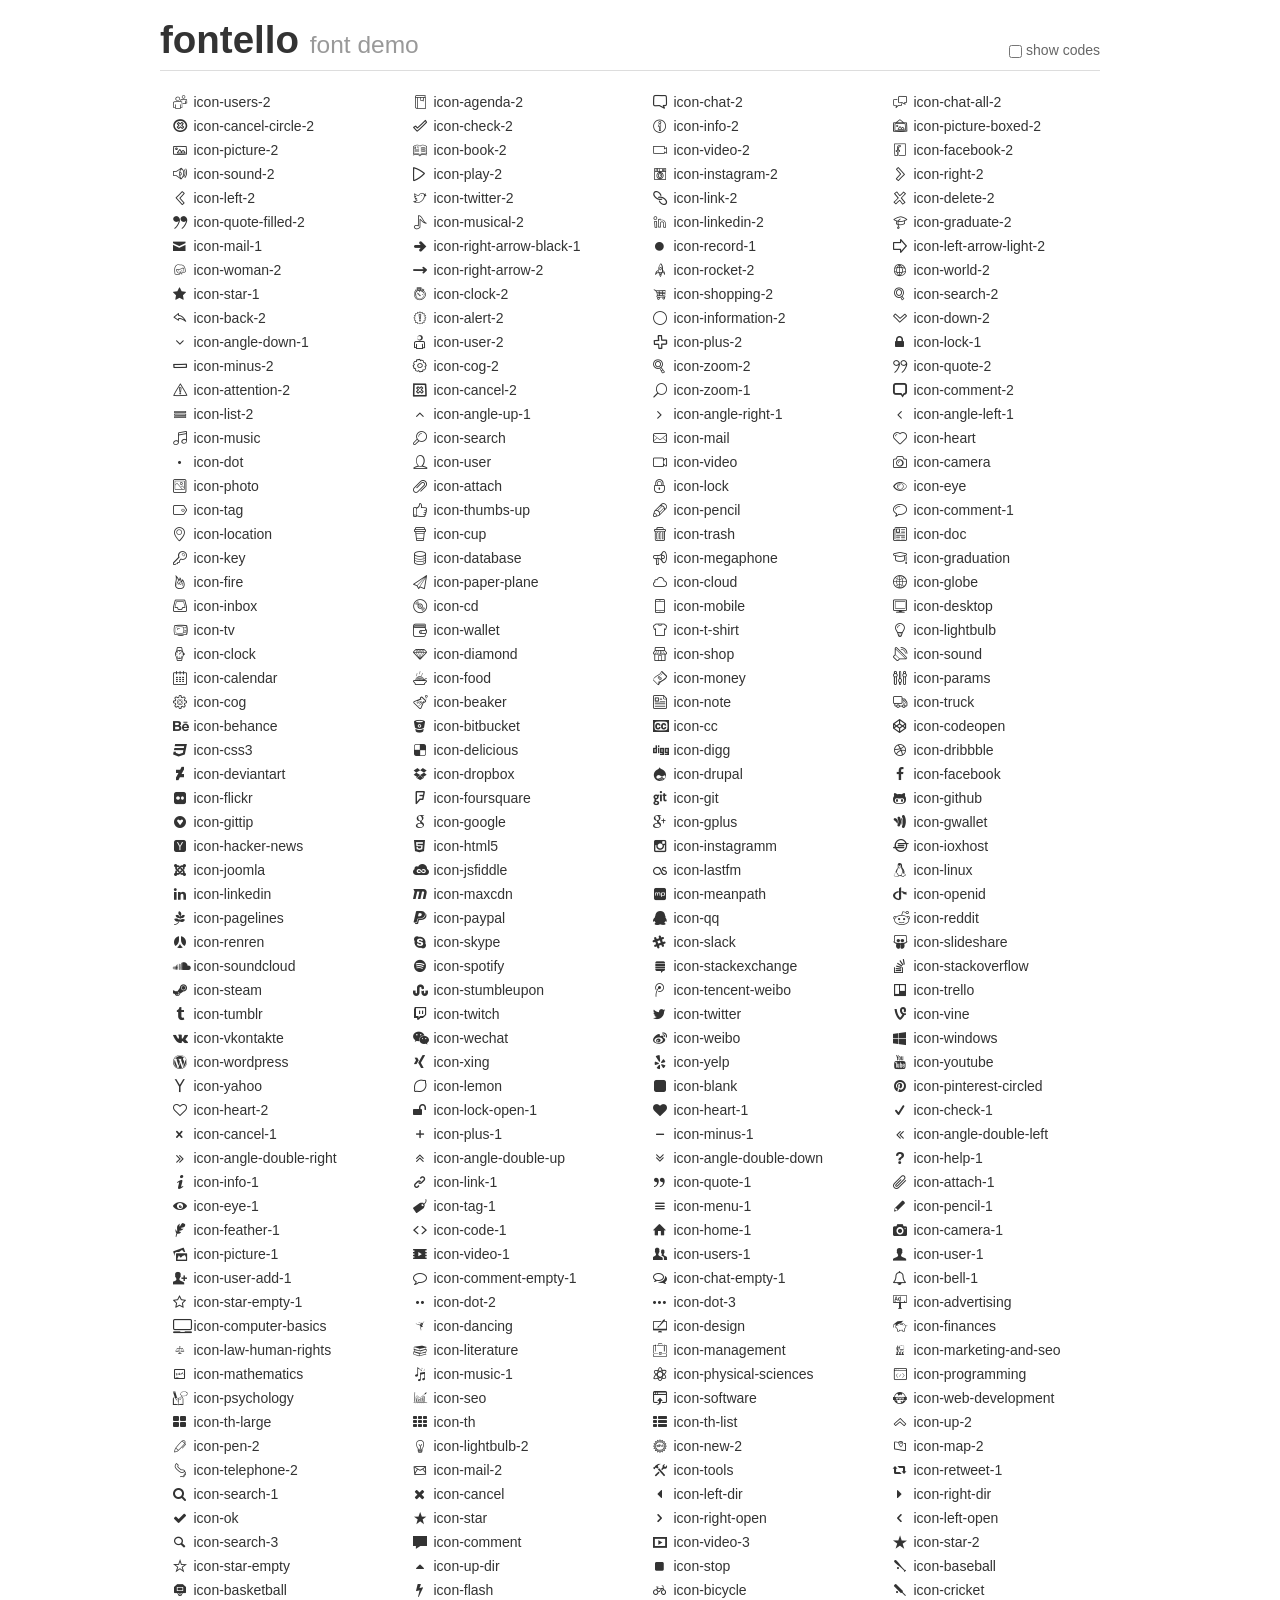
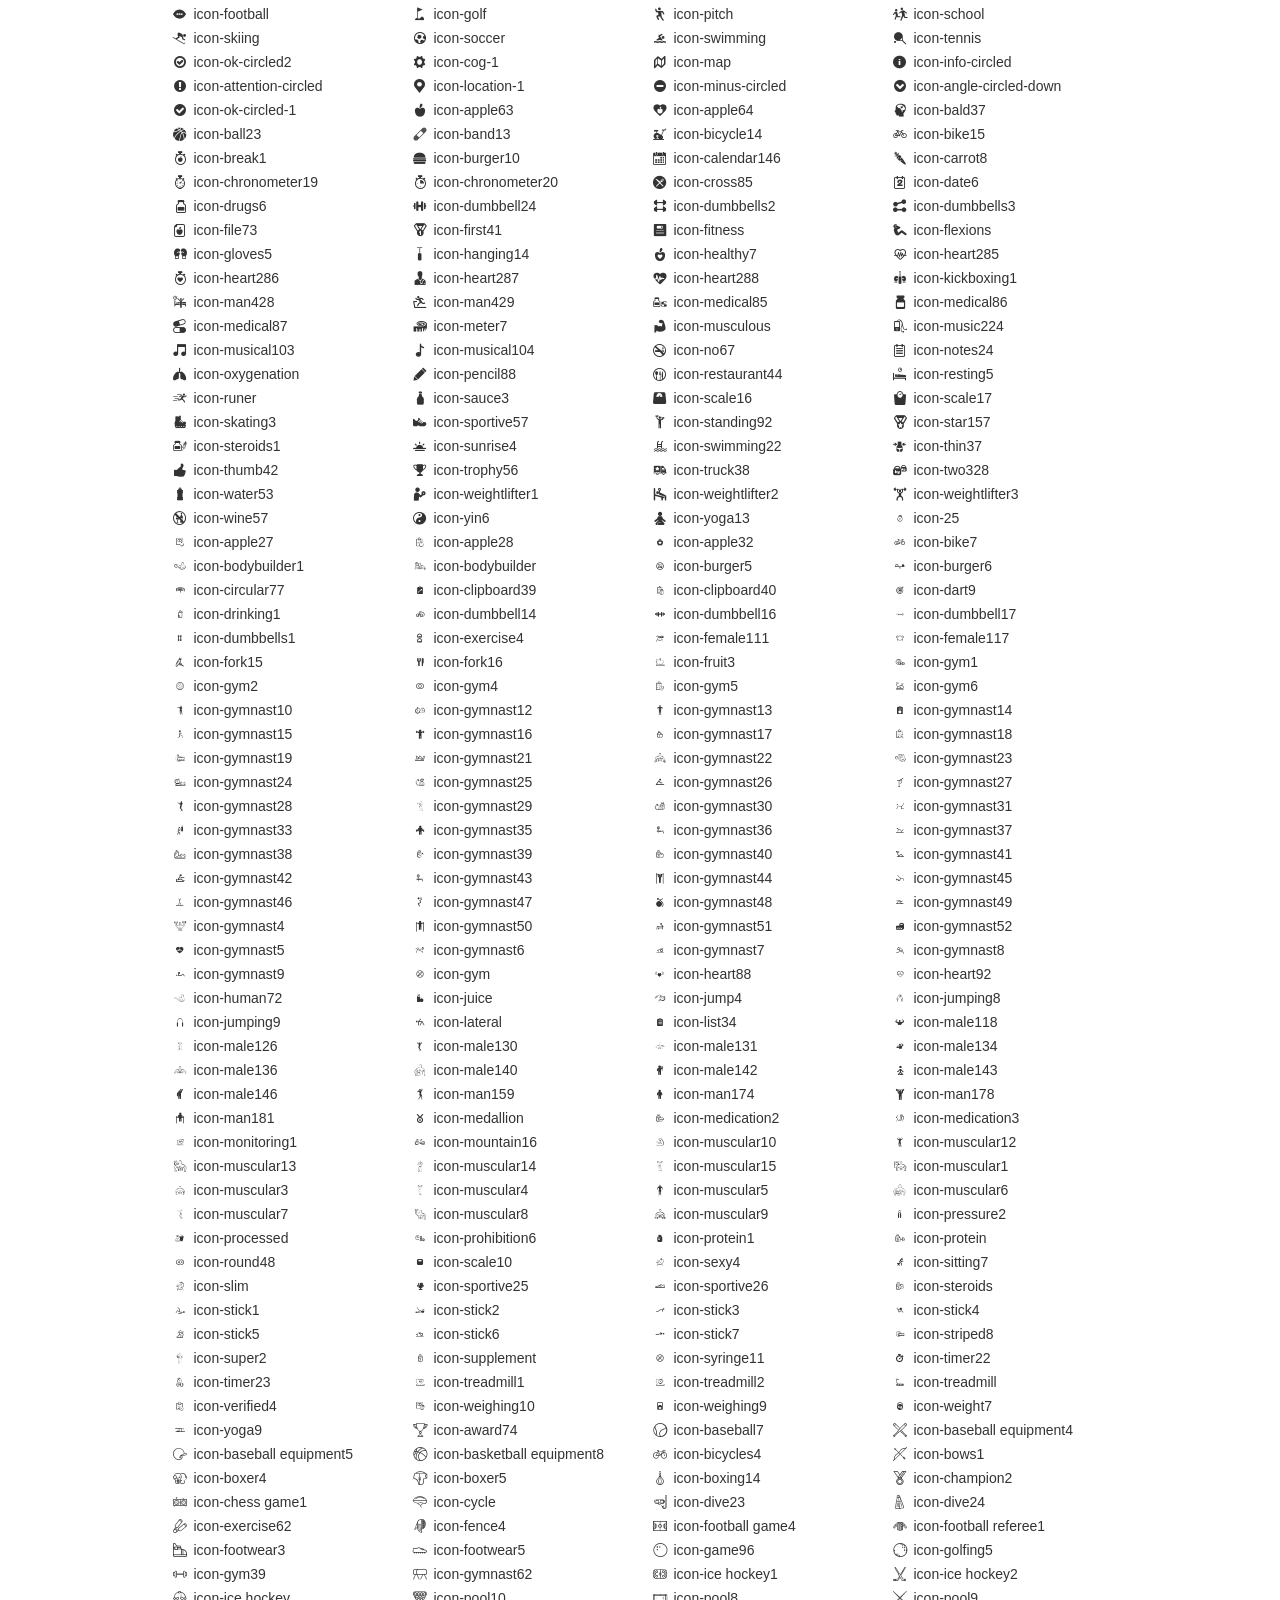
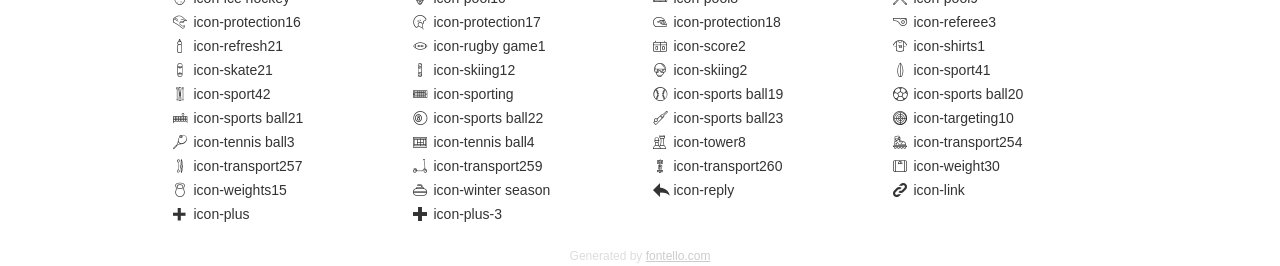
<file: css/fontello/demo.html>
<!DOCTYPE html>
<html>
  <head><!--[if lt IE 9]><script language="javascript" type="text/javascript" src="//html5shim.googlecode.com/svn/trunk/html5.js"></script><![endif]-->
    <meta charset="UTF-8"><style>/*
 * Bootstrap v2.2.1
 *
 * Copyright 2012 Twitter, Inc
 * Licensed under the Apache License v2.0
 * http://www.apache.org/licenses/LICENSE-2.0
 *
 * Designed and built with all the love in the world @twitter by @mdo and @fat.
 */
.clearfix {
  *zoom: 1;
}
.clearfix:before,
.clearfix:after {
  display: table;
  content: "";
  line-height: 0;
}
.clearfix:after {
  clear: both;
}
html {
  font-size: 100%;
  -webkit-text-size-adjust: 100%;
  -ms-text-size-adjust: 100%;
}
a:focus {
  outline: thin dotted #333;
  outline: 5px auto -webkit-focus-ring-color;
  outline-offset: -2px;
}
a:hover,
a:active {
  outline: 0;
}
button,
input,
select,
textarea {
  margin: 0;
  font-size: 100%;
  vertical-align: middle;
}
button,
input {
  *overflow: visible;
  line-height: normal;
}
button::-moz-focus-inner,
input::-moz-focus-inner {
  padding: 0;
  border: 0;
}
body {
  margin: 0;
  font-family: "Helvetica Neue", Helvetica, Arial, sans-serif;
  font-size: 14px;
  line-height: 20px;
  color: #333;
  background-color: #fff;
}
a {
  color: #08c;
  text-decoration: none;
}
a:hover {
  color: #005580;
  text-decoration: underline;
}
.row {
  margin-left: -20px;
  *zoom: 1;
}
.row:before,
.row:after {
  display: table;
  content: "";
  line-height: 0;
}
.row:after {
  clear: both;
}
[class*="span"] {
  float: left;
  min-height: 1px;
  margin-left: 20px;
}
.container,
.navbar-static-top .container,
.navbar-fixed-top .container,
.navbar-fixed-bottom .container {
  width: 940px;
}
.span12 {
  width: 940px;
}
.span11 {
  width: 860px;
}
.span10 {
  width: 780px;
}
.span9 {
  width: 700px;
}
.span8 {
  width: 620px;
}
.span7 {
  width: 540px;
}
.span6 {
  width: 460px;
}
.span5 {
  width: 380px;
}
.span4 {
  width: 300px;
}
.span3 {
  width: 220px;
}
.span2 {
  width: 140px;
}
.span1 {
  width: 60px;
}
[class*="span"].pull-right,
.row-fluid [class*="span"].pull-right {
  float: right;
}
.container {
  margin-right: auto;
  margin-left: auto;
  *zoom: 1;
}
.container:before,
.container:after {
  display: table;
  content: "";
  line-height: 0;
}
.container:after {
  clear: both;
}
p {
  margin: 0 0 10px;
}
.lead {
  margin-bottom: 20px;
  font-size: 21px;
  font-weight: 200;
  line-height: 30px;
}
small {
  font-size: 85%;
}
h1 {
  margin: 10px 0;
  font-family: inherit;
  font-weight: bold;
  line-height: 20px;
  color: inherit;
  text-rendering: optimizelegibility;
}
h1 small {
  font-weight: normal;
  line-height: 1;
  color: #999;
}
h1 {
  line-height: 40px;
}
h1 {
  font-size: 38.5px;
}
h1 small {
  font-size: 24.5px;
}
body {
  margin-top: 90px;
}
.header {
  position: fixed;
  top: 0;
  left: 50%;
  margin-left: -480px;
  background-color: #fff;
  border-bottom: 1px solid #ddd;
  padding-top: 10px;
  z-index: 10;
}
.footer {
  color: #ddd;
  font-size: 12px;
  text-align: center;
  margin-top: 20px;
}
.footer a {
  color: #ccc;
  text-decoration: underline;
}
.the-icons {
  font-size: 14px;
  line-height: 24px;
}
.switch {
  position: absolute;
  right: 0;
  bottom: 10px;
  color: #666;
}
.switch input {
  margin-right: 0.3em;
}
.codesOn .i-name {
  display: none;
}
.codesOn .i-code {
  display: inline;
}
.i-code {
  display: none;
}
@font-face {
      font-family: 'fontello';
      src: url('./font/fontello.eot?5068934');
      src: url('./font/fontello.eot?5068934#iefix') format('embedded-opentype'),
           url('./font/fontello.woff?5068934') format('woff'),
           url('./font/fontello.ttf?5068934') format('truetype'),
           url('./font/fontello.svg?5068934#fontello') format('svg');
      font-weight: normal;
      font-style: normal;
    }
     
     
    .demo-icon
    {
      font-family: "fontello";
      font-style: normal;
      font-weight: normal;
      speak: none;
     
      display: inline-block;
      text-decoration: inherit;
      width: 1em;
      margin-right: .2em;
      text-align: center;
      /* opacity: .8; */
     
      /* For safety - reset parent styles, that can break glyph codes*/
      font-variant: normal;
      text-transform: none;
     
      /* fix buttons height, for twitter bootstrap */
      line-height: 1em;
     
      /* Animation center compensation - margins should be symmetric */
      /* remove if not needed */
      margin-left: .2em;
     
      /* You can be more comfortable with increased icons size */
      /* font-size: 120%; */
     
      /* Font smoothing. That was taken from TWBS */
      -webkit-font-smoothing: antialiased;
      -moz-osx-font-smoothing: grayscale;
     
      /* Uncomment for 3D effect */
      /* text-shadow: 1px 1px 1px rgba(127, 127, 127, 0.3); */
    }
     </style>
    <link rel="stylesheet" href="css/animation.css"><!--[if IE 7]><link rel="stylesheet" href="css/fontello-ie7.css"><![endif]-->
    <script>
      function toggleCodes(on) {
        var obj = document.getElementById('icons');
        
        if (on) {
          obj.className += ' codesOn';
        } else {
          obj.className = obj.className.replace(' codesOn', '');
        }
      }
      
    </script>
  </head>
  <body>
    <div class="container header">
      <h1>
        fontello
         <small>font demo</small>
      </h1>
      <label class="switch">
        <input type="checkbox" onclick="toggleCodes(this.checked)">show codes
      </label>
    </div>
    <div id="icons" class="container">
      <div class="row">
        <div title="Code: 0xe800" class="the-icons span3"><i class="demo-icon icon-users-2">&#xe800;</i> <span class="i-name">icon-users-2</span><span class="i-code">0xe800</span></div>
        <div title="Code: 0xe801" class="the-icons span3"><i class="demo-icon icon-agenda-2">&#xe801;</i> <span class="i-name">icon-agenda-2</span><span class="i-code">0xe801</span></div>
        <div title="Code: 0xe802" class="the-icons span3"><i class="demo-icon icon-chat-2">&#xe802;</i> <span class="i-name">icon-chat-2</span><span class="i-code">0xe802</span></div>
        <div title="Code: 0xe803" class="the-icons span3"><i class="demo-icon icon-chat-all-2">&#xe803;</i> <span class="i-name">icon-chat-all-2</span><span class="i-code">0xe803</span></div>
      </div>
      <div class="row">
        <div title="Code: 0xe804" class="the-icons span3"><i class="demo-icon icon-cancel-circle-2">&#xe804;</i> <span class="i-name">icon-cancel-circle-2</span><span class="i-code">0xe804</span></div>
        <div title="Code: 0xe805" class="the-icons span3"><i class="demo-icon icon-check-2">&#xe805;</i> <span class="i-name">icon-check-2</span><span class="i-code">0xe805</span></div>
        <div title="Code: 0xe806" class="the-icons span3"><i class="demo-icon icon-info-2">&#xe806;</i> <span class="i-name">icon-info-2</span><span class="i-code">0xe806</span></div>
        <div title="Code: 0xe807" class="the-icons span3"><i class="demo-icon icon-picture-boxed-2">&#xe807;</i> <span class="i-name">icon-picture-boxed-2</span><span class="i-code">0xe807</span></div>
      </div>
      <div class="row">
        <div title="Code: 0xe808" class="the-icons span3"><i class="demo-icon icon-picture-2">&#xe808;</i> <span class="i-name">icon-picture-2</span><span class="i-code">0xe808</span></div>
        <div title="Code: 0xe809" class="the-icons span3"><i class="demo-icon icon-book-2">&#xe809;</i> <span class="i-name">icon-book-2</span><span class="i-code">0xe809</span></div>
        <div title="Code: 0xe80a" class="the-icons span3"><i class="demo-icon icon-video-2">&#xe80a;</i> <span class="i-name">icon-video-2</span><span class="i-code">0xe80a</span></div>
        <div title="Code: 0xe80b" class="the-icons span3"><i class="demo-icon icon-facebook-2">&#xe80b;</i> <span class="i-name">icon-facebook-2</span><span class="i-code">0xe80b</span></div>
      </div>
      <div class="row">
        <div title="Code: 0xe80c" class="the-icons span3"><i class="demo-icon icon-sound-2">&#xe80c;</i> <span class="i-name">icon-sound-2</span><span class="i-code">0xe80c</span></div>
        <div title="Code: 0xe80d" class="the-icons span3"><i class="demo-icon icon-play-2">&#xe80d;</i> <span class="i-name">icon-play-2</span><span class="i-code">0xe80d</span></div>
        <div title="Code: 0xe80e" class="the-icons span3"><i class="demo-icon icon-instagram-2">&#xe80e;</i> <span class="i-name">icon-instagram-2</span><span class="i-code">0xe80e</span></div>
        <div title="Code: 0xe80f" class="the-icons span3"><i class="demo-icon icon-right-2">&#xe80f;</i> <span class="i-name">icon-right-2</span><span class="i-code">0xe80f</span></div>
      </div>
      <div class="row">
        <div title="Code: 0xe810" class="the-icons span3"><i class="demo-icon icon-left-2">&#xe810;</i> <span class="i-name">icon-left-2</span><span class="i-code">0xe810</span></div>
        <div title="Code: 0xe811" class="the-icons span3"><i class="demo-icon icon-twitter-2">&#xe811;</i> <span class="i-name">icon-twitter-2</span><span class="i-code">0xe811</span></div>
        <div title="Code: 0xe812" class="the-icons span3"><i class="demo-icon icon-link-2">&#xe812;</i> <span class="i-name">icon-link-2</span><span class="i-code">0xe812</span></div>
        <div title="Code: 0xe813" class="the-icons span3"><i class="demo-icon icon-delete-2">&#xe813;</i> <span class="i-name">icon-delete-2</span><span class="i-code">0xe813</span></div>
      </div>
      <div class="row">
        <div title="Code: 0xe814" class="the-icons span3"><i class="demo-icon icon-quote-filled-2">&#xe814;</i> <span class="i-name">icon-quote-filled-2</span><span class="i-code">0xe814</span></div>
        <div title="Code: 0xe815" class="the-icons span3"><i class="demo-icon icon-musical-2">&#xe815;</i> <span class="i-name">icon-musical-2</span><span class="i-code">0xe815</span></div>
        <div title="Code: 0xe816" class="the-icons span3"><i class="demo-icon icon-linkedin-2">&#xe816;</i> <span class="i-name">icon-linkedin-2</span><span class="i-code">0xe816</span></div>
        <div title="Code: 0xe817" class="the-icons span3"><i class="demo-icon icon-graduate-2">&#xe817;</i> <span class="i-name">icon-graduate-2</span><span class="i-code">0xe817</span></div>
      </div>
      <div class="row">
        <div title="Code: 0xe818" class="the-icons span3"><i class="demo-icon icon-mail-1">&#xe818;</i> <span class="i-name">icon-mail-1</span><span class="i-code">0xe818</span></div>
        <div title="Code: 0xe819" class="the-icons span3"><i class="demo-icon icon-right-arrow-black-1">&#xe819;</i> <span class="i-name">icon-right-arrow-black-1</span><span class="i-code">0xe819</span></div>
        <div title="Code: 0xe81a" class="the-icons span3"><i class="demo-icon icon-record-1">&#xe81a;</i> <span class="i-name">icon-record-1</span><span class="i-code">0xe81a</span></div>
        <div title="Code: 0xe81b" class="the-icons span3"><i class="demo-icon icon-left-arrow-light-2">&#xe81b;</i> <span class="i-name">icon-left-arrow-light-2</span><span class="i-code">0xe81b</span></div>
      </div>
      <div class="row">
        <div title="Code: 0xe81c" class="the-icons span3"><i class="demo-icon icon-woman-2">&#xe81c;</i> <span class="i-name">icon-woman-2</span><span class="i-code">0xe81c</span></div>
        <div title="Code: 0xe81d" class="the-icons span3"><i class="demo-icon icon-right-arrow-2">&#xe81d;</i> <span class="i-name">icon-right-arrow-2</span><span class="i-code">0xe81d</span></div>
        <div title="Code: 0xe81e" class="the-icons span3"><i class="demo-icon icon-rocket-2">&#xe81e;</i> <span class="i-name">icon-rocket-2</span><span class="i-code">0xe81e</span></div>
        <div title="Code: 0xe81f" class="the-icons span3"><i class="demo-icon icon-world-2">&#xe81f;</i> <span class="i-name">icon-world-2</span><span class="i-code">0xe81f</span></div>
      </div>
      <div class="row">
        <div title="Code: 0xe820" class="the-icons span3"><i class="demo-icon icon-star-1">&#xe820;</i> <span class="i-name">icon-star-1</span><span class="i-code">0xe820</span></div>
        <div title="Code: 0xe821" class="the-icons span3"><i class="demo-icon icon-clock-2">&#xe821;</i> <span class="i-name">icon-clock-2</span><span class="i-code">0xe821</span></div>
        <div title="Code: 0xe822" class="the-icons span3"><i class="demo-icon icon-shopping-2">&#xe822;</i> <span class="i-name">icon-shopping-2</span><span class="i-code">0xe822</span></div>
        <div title="Code: 0xe823" class="the-icons span3"><i class="demo-icon icon-search-2">&#xe823;</i> <span class="i-name">icon-search-2</span><span class="i-code">0xe823</span></div>
      </div>
      <div class="row">
        <div title="Code: 0xe824" class="the-icons span3"><i class="demo-icon icon-back-2">&#xe824;</i> <span class="i-name">icon-back-2</span><span class="i-code">0xe824</span></div>
        <div title="Code: 0xe825" class="the-icons span3"><i class="demo-icon icon-alert-2">&#xe825;</i> <span class="i-name">icon-alert-2</span><span class="i-code">0xe825</span></div>
        <div title="Code: 0xe826" class="the-icons span3"><i class="demo-icon icon-information-2">&#xe826;</i> <span class="i-name">icon-information-2</span><span class="i-code">0xe826</span></div>
        <div title="Code: 0xe827" class="the-icons span3"><i class="demo-icon icon-down-2">&#xe827;</i> <span class="i-name">icon-down-2</span><span class="i-code">0xe827</span></div>
      </div>
      <div class="row">
        <div title="Code: 0xe828" class="the-icons span3"><i class="demo-icon icon-angle-down-1">&#xe828;</i> <span class="i-name">icon-angle-down-1</span><span class="i-code">0xe828</span></div>
        <div title="Code: 0xe829" class="the-icons span3"><i class="demo-icon icon-user-2">&#xe829;</i> <span class="i-name">icon-user-2</span><span class="i-code">0xe829</span></div>
        <div title="Code: 0xe82a" class="the-icons span3"><i class="demo-icon icon-plus-2">&#xe82a;</i> <span class="i-name">icon-plus-2</span><span class="i-code">0xe82a</span></div>
        <div title="Code: 0xe82b" class="the-icons span3"><i class="demo-icon icon-lock-1">&#xe82b;</i> <span class="i-name">icon-lock-1</span><span class="i-code">0xe82b</span></div>
      </div>
      <div class="row">
        <div title="Code: 0xe82c" class="the-icons span3"><i class="demo-icon icon-minus-2">&#xe82c;</i> <span class="i-name">icon-minus-2</span><span class="i-code">0xe82c</span></div>
        <div title="Code: 0xe82d" class="the-icons span3"><i class="demo-icon icon-cog-2">&#xe82d;</i> <span class="i-name">icon-cog-2</span><span class="i-code">0xe82d</span></div>
        <div title="Code: 0xe82e" class="the-icons span3"><i class="demo-icon icon-zoom-2">&#xe82e;</i> <span class="i-name">icon-zoom-2</span><span class="i-code">0xe82e</span></div>
        <div title="Code: 0xe82f" class="the-icons span3"><i class="demo-icon icon-quote-2">&#xe82f;</i> <span class="i-name">icon-quote-2</span><span class="i-code">0xe82f</span></div>
      </div>
      <div class="row">
        <div title="Code: 0xe830" class="the-icons span3"><i class="demo-icon icon-attention-2">&#xe830;</i> <span class="i-name">icon-attention-2</span><span class="i-code">0xe830</span></div>
        <div title="Code: 0xe831" class="the-icons span3"><i class="demo-icon icon-cancel-2">&#xe831;</i> <span class="i-name">icon-cancel-2</span><span class="i-code">0xe831</span></div>
        <div title="Code: 0xe832" class="the-icons span3"><i class="demo-icon icon-zoom-1">&#xe832;</i> <span class="i-name">icon-zoom-1</span><span class="i-code">0xe832</span></div>
        <div title="Code: 0xe833" class="the-icons span3"><i class="demo-icon icon-comment-2">&#xe833;</i> <span class="i-name">icon-comment-2</span><span class="i-code">0xe833</span></div>
      </div>
      <div class="row">
        <div title="Code: 0xe834" class="the-icons span3"><i class="demo-icon icon-list-2">&#xe834;</i> <span class="i-name">icon-list-2</span><span class="i-code">0xe834</span></div>
        <div title="Code: 0xe835" class="the-icons span3"><i class="demo-icon icon-angle-up-1">&#xe835;</i> <span class="i-name">icon-angle-up-1</span><span class="i-code">0xe835</span></div>
        <div title="Code: 0xe836" class="the-icons span3"><i class="demo-icon icon-angle-right-1">&#xe836;</i> <span class="i-name">icon-angle-right-1</span><span class="i-code">0xe836</span></div>
        <div title="Code: 0xe837" class="the-icons span3"><i class="demo-icon icon-angle-left-1">&#xe837;</i> <span class="i-name">icon-angle-left-1</span><span class="i-code">0xe837</span></div>
      </div>
      <div class="row">
        <div title="Code: 0xe838" class="the-icons span3"><i class="demo-icon icon-music">&#xe838;</i> <span class="i-name">icon-music</span><span class="i-code">0xe838</span></div>
        <div title="Code: 0xe839" class="the-icons span3"><i class="demo-icon icon-search">&#xe839;</i> <span class="i-name">icon-search</span><span class="i-code">0xe839</span></div>
        <div title="Code: 0xe83a" class="the-icons span3"><i class="demo-icon icon-mail">&#xe83a;</i> <span class="i-name">icon-mail</span><span class="i-code">0xe83a</span></div>
        <div title="Code: 0xe83b" class="the-icons span3"><i class="demo-icon icon-heart">&#xe83b;</i> <span class="i-name">icon-heart</span><span class="i-code">0xe83b</span></div>
      </div>
      <div class="row">
        <div title="Code: 0xe83c" class="the-icons span3"><i class="demo-icon icon-dot">&#xe83c;</i> <span class="i-name">icon-dot</span><span class="i-code">0xe83c</span></div>
        <div title="Code: 0xe83d" class="the-icons span3"><i class="demo-icon icon-user">&#xe83d;</i> <span class="i-name">icon-user</span><span class="i-code">0xe83d</span></div>
        <div title="Code: 0xe83e" class="the-icons span3"><i class="demo-icon icon-video">&#xe83e;</i> <span class="i-name">icon-video</span><span class="i-code">0xe83e</span></div>
        <div title="Code: 0xe83f" class="the-icons span3"><i class="demo-icon icon-camera">&#xe83f;</i> <span class="i-name">icon-camera</span><span class="i-code">0xe83f</span></div>
      </div>
      <div class="row">
        <div title="Code: 0xe840" class="the-icons span3"><i class="demo-icon icon-photo">&#xe840;</i> <span class="i-name">icon-photo</span><span class="i-code">0xe840</span></div>
        <div title="Code: 0xe841" class="the-icons span3"><i class="demo-icon icon-attach">&#xe841;</i> <span class="i-name">icon-attach</span><span class="i-code">0xe841</span></div>
        <div title="Code: 0xe842" class="the-icons span3"><i class="demo-icon icon-lock">&#xe842;</i> <span class="i-name">icon-lock</span><span class="i-code">0xe842</span></div>
        <div title="Code: 0xe843" class="the-icons span3"><i class="demo-icon icon-eye">&#xe843;</i> <span class="i-name">icon-eye</span><span class="i-code">0xe843</span></div>
      </div>
      <div class="row">
        <div title="Code: 0xe844" class="the-icons span3"><i class="demo-icon icon-tag">&#xe844;</i> <span class="i-name">icon-tag</span><span class="i-code">0xe844</span></div>
        <div title="Code: 0xe845" class="the-icons span3"><i class="demo-icon icon-thumbs-up">&#xe845;</i> <span class="i-name">icon-thumbs-up</span><span class="i-code">0xe845</span></div>
        <div title="Code: 0xe846" class="the-icons span3"><i class="demo-icon icon-pencil">&#xe846;</i> <span class="i-name">icon-pencil</span><span class="i-code">0xe846</span></div>
        <div title="Code: 0xe847" class="the-icons span3"><i class="demo-icon icon-comment-1">&#xe847;</i> <span class="i-name">icon-comment-1</span><span class="i-code">0xe847</span></div>
      </div>
      <div class="row">
        <div title="Code: 0xe848" class="the-icons span3"><i class="demo-icon icon-location">&#xe848;</i> <span class="i-name">icon-location</span><span class="i-code">0xe848</span></div>
        <div title="Code: 0xe849" class="the-icons span3"><i class="demo-icon icon-cup">&#xe849;</i> <span class="i-name">icon-cup</span><span class="i-code">0xe849</span></div>
        <div title="Code: 0xe84a" class="the-icons span3"><i class="demo-icon icon-trash">&#xe84a;</i> <span class="i-name">icon-trash</span><span class="i-code">0xe84a</span></div>
        <div title="Code: 0xe84b" class="the-icons span3"><i class="demo-icon icon-doc">&#xe84b;</i> <span class="i-name">icon-doc</span><span class="i-code">0xe84b</span></div>
      </div>
      <div class="row">
        <div title="Code: 0xe84c" class="the-icons span3"><i class="demo-icon icon-key">&#xe84c;</i> <span class="i-name">icon-key</span><span class="i-code">0xe84c</span></div>
        <div title="Code: 0xe84d" class="the-icons span3"><i class="demo-icon icon-database">&#xe84d;</i> <span class="i-name">icon-database</span><span class="i-code">0xe84d</span></div>
        <div title="Code: 0xe84e" class="the-icons span3"><i class="demo-icon icon-megaphone">&#xe84e;</i> <span class="i-name">icon-megaphone</span><span class="i-code">0xe84e</span></div>
        <div title="Code: 0xe84f" class="the-icons span3"><i class="demo-icon icon-graduation">&#xe84f;</i> <span class="i-name">icon-graduation</span><span class="i-code">0xe84f</span></div>
      </div>
      <div class="row">
        <div title="Code: 0xe850" class="the-icons span3"><i class="demo-icon icon-fire">&#xe850;</i> <span class="i-name">icon-fire</span><span class="i-code">0xe850</span></div>
        <div title="Code: 0xe851" class="the-icons span3"><i class="demo-icon icon-paper-plane">&#xe851;</i> <span class="i-name">icon-paper-plane</span><span class="i-code">0xe851</span></div>
        <div title="Code: 0xe852" class="the-icons span3"><i class="demo-icon icon-cloud">&#xe852;</i> <span class="i-name">icon-cloud</span><span class="i-code">0xe852</span></div>
        <div title="Code: 0xe853" class="the-icons span3"><i class="demo-icon icon-globe">&#xe853;</i> <span class="i-name">icon-globe</span><span class="i-code">0xe853</span></div>
      </div>
      <div class="row">
        <div title="Code: 0xe854" class="the-icons span3"><i class="demo-icon icon-inbox">&#xe854;</i> <span class="i-name">icon-inbox</span><span class="i-code">0xe854</span></div>
        <div title="Code: 0xe855" class="the-icons span3"><i class="demo-icon icon-cd">&#xe855;</i> <span class="i-name">icon-cd</span><span class="i-code">0xe855</span></div>
        <div title="Code: 0xe856" class="the-icons span3"><i class="demo-icon icon-mobile">&#xe856;</i> <span class="i-name">icon-mobile</span><span class="i-code">0xe856</span></div>
        <div title="Code: 0xe857" class="the-icons span3"><i class="demo-icon icon-desktop">&#xe857;</i> <span class="i-name">icon-desktop</span><span class="i-code">0xe857</span></div>
      </div>
      <div class="row">
        <div title="Code: 0xe858" class="the-icons span3"><i class="demo-icon icon-tv">&#xe858;</i> <span class="i-name">icon-tv</span><span class="i-code">0xe858</span></div>
        <div title="Code: 0xe859" class="the-icons span3"><i class="demo-icon icon-wallet">&#xe859;</i> <span class="i-name">icon-wallet</span><span class="i-code">0xe859</span></div>
        <div title="Code: 0xe85a" class="the-icons span3"><i class="demo-icon icon-t-shirt">&#xe85a;</i> <span class="i-name">icon-t-shirt</span><span class="i-code">0xe85a</span></div>
        <div title="Code: 0xe85b" class="the-icons span3"><i class="demo-icon icon-lightbulb">&#xe85b;</i> <span class="i-name">icon-lightbulb</span><span class="i-code">0xe85b</span></div>
      </div>
      <div class="row">
        <div title="Code: 0xe85c" class="the-icons span3"><i class="demo-icon icon-clock">&#xe85c;</i> <span class="i-name">icon-clock</span><span class="i-code">0xe85c</span></div>
        <div title="Code: 0xe85d" class="the-icons span3"><i class="demo-icon icon-diamond">&#xe85d;</i> <span class="i-name">icon-diamond</span><span class="i-code">0xe85d</span></div>
        <div title="Code: 0xe85e" class="the-icons span3"><i class="demo-icon icon-shop">&#xe85e;</i> <span class="i-name">icon-shop</span><span class="i-code">0xe85e</span></div>
        <div title="Code: 0xe85f" class="the-icons span3"><i class="demo-icon icon-sound">&#xe85f;</i> <span class="i-name">icon-sound</span><span class="i-code">0xe85f</span></div>
      </div>
      <div class="row">
        <div title="Code: 0xe860" class="the-icons span3"><i class="demo-icon icon-calendar">&#xe860;</i> <span class="i-name">icon-calendar</span><span class="i-code">0xe860</span></div>
        <div title="Code: 0xe861" class="the-icons span3"><i class="demo-icon icon-food">&#xe861;</i> <span class="i-name">icon-food</span><span class="i-code">0xe861</span></div>
        <div title="Code: 0xe862" class="the-icons span3"><i class="demo-icon icon-money">&#xe862;</i> <span class="i-name">icon-money</span><span class="i-code">0xe862</span></div>
        <div title="Code: 0xe863" class="the-icons span3"><i class="demo-icon icon-params">&#xe863;</i> <span class="i-name">icon-params</span><span class="i-code">0xe863</span></div>
      </div>
      <div class="row">
        <div title="Code: 0xe864" class="the-icons span3"><i class="demo-icon icon-cog">&#xe864;</i> <span class="i-name">icon-cog</span><span class="i-code">0xe864</span></div>
        <div title="Code: 0xe865" class="the-icons span3"><i class="demo-icon icon-beaker">&#xe865;</i> <span class="i-name">icon-beaker</span><span class="i-code">0xe865</span></div>
        <div title="Code: 0xe866" class="the-icons span3"><i class="demo-icon icon-note">&#xe866;</i> <span class="i-name">icon-note</span><span class="i-code">0xe866</span></div>
        <div title="Code: 0xe867" class="the-icons span3"><i class="demo-icon icon-truck">&#xe867;</i> <span class="i-name">icon-truck</span><span class="i-code">0xe867</span></div>
      </div>
      <div class="row">
        <div title="Code: 0xe868" class="the-icons span3"><i class="demo-icon icon-behance">&#xe868;</i> <span class="i-name">icon-behance</span><span class="i-code">0xe868</span></div>
        <div title="Code: 0xe869" class="the-icons span3"><i class="demo-icon icon-bitbucket">&#xe869;</i> <span class="i-name">icon-bitbucket</span><span class="i-code">0xe869</span></div>
        <div title="Code: 0xe86a" class="the-icons span3"><i class="demo-icon icon-cc">&#xe86a;</i> <span class="i-name">icon-cc</span><span class="i-code">0xe86a</span></div>
        <div title="Code: 0xe86b" class="the-icons span3"><i class="demo-icon icon-codeopen">&#xe86b;</i> <span class="i-name">icon-codeopen</span><span class="i-code">0xe86b</span></div>
      </div>
      <div class="row">
        <div title="Code: 0xe86c" class="the-icons span3"><i class="demo-icon icon-css3">&#xe86c;</i> <span class="i-name">icon-css3</span><span class="i-code">0xe86c</span></div>
        <div title="Code: 0xe86d" class="the-icons span3"><i class="demo-icon icon-delicious">&#xe86d;</i> <span class="i-name">icon-delicious</span><span class="i-code">0xe86d</span></div>
        <div title="Code: 0xe86e" class="the-icons span3"><i class="demo-icon icon-digg">&#xe86e;</i> <span class="i-name">icon-digg</span><span class="i-code">0xe86e</span></div>
        <div title="Code: 0xe86f" class="the-icons span3"><i class="demo-icon icon-dribbble">&#xe86f;</i> <span class="i-name">icon-dribbble</span><span class="i-code">0xe86f</span></div>
      </div>
      <div class="row">
        <div title="Code: 0xe870" class="the-icons span3"><i class="demo-icon icon-deviantart">&#xe870;</i> <span class="i-name">icon-deviantart</span><span class="i-code">0xe870</span></div>
        <div title="Code: 0xe871" class="the-icons span3"><i class="demo-icon icon-dropbox">&#xe871;</i> <span class="i-name">icon-dropbox</span><span class="i-code">0xe871</span></div>
        <div title="Code: 0xe872" class="the-icons span3"><i class="demo-icon icon-drupal">&#xe872;</i> <span class="i-name">icon-drupal</span><span class="i-code">0xe872</span></div>
        <div title="Code: 0xe873" class="the-icons span3"><i class="demo-icon icon-facebook">&#xe873;</i> <span class="i-name">icon-facebook</span><span class="i-code">0xe873</span></div>
      </div>
      <div class="row">
        <div title="Code: 0xe874" class="the-icons span3"><i class="demo-icon icon-flickr">&#xe874;</i> <span class="i-name">icon-flickr</span><span class="i-code">0xe874</span></div>
        <div title="Code: 0xe875" class="the-icons span3"><i class="demo-icon icon-foursquare">&#xe875;</i> <span class="i-name">icon-foursquare</span><span class="i-code">0xe875</span></div>
        <div title="Code: 0xe876" class="the-icons span3"><i class="demo-icon icon-git">&#xe876;</i> <span class="i-name">icon-git</span><span class="i-code">0xe876</span></div>
        <div title="Code: 0xe877" class="the-icons span3"><i class="demo-icon icon-github">&#xe877;</i> <span class="i-name">icon-github</span><span class="i-code">0xe877</span></div>
      </div>
      <div class="row">
        <div title="Code: 0xe878" class="the-icons span3"><i class="demo-icon icon-gittip">&#xe878;</i> <span class="i-name">icon-gittip</span><span class="i-code">0xe878</span></div>
        <div title="Code: 0xe879" class="the-icons span3"><i class="demo-icon icon-google">&#xe879;</i> <span class="i-name">icon-google</span><span class="i-code">0xe879</span></div>
        <div title="Code: 0xe87a" class="the-icons span3"><i class="demo-icon icon-gplus">&#xe87a;</i> <span class="i-name">icon-gplus</span><span class="i-code">0xe87a</span></div>
        <div title="Code: 0xe87b" class="the-icons span3"><i class="demo-icon icon-gwallet">&#xe87b;</i> <span class="i-name">icon-gwallet</span><span class="i-code">0xe87b</span></div>
      </div>
      <div class="row">
        <div title="Code: 0xe87c" class="the-icons span3"><i class="demo-icon icon-hacker-news">&#xe87c;</i> <span class="i-name">icon-hacker-news</span><span class="i-code">0xe87c</span></div>
        <div title="Code: 0xe87d" class="the-icons span3"><i class="demo-icon icon-html5">&#xe87d;</i> <span class="i-name">icon-html5</span><span class="i-code">0xe87d</span></div>
        <div title="Code: 0xe87e" class="the-icons span3"><i class="demo-icon icon-instagramm">&#xe87e;</i> <span class="i-name">icon-instagramm</span><span class="i-code">0xe87e</span></div>
        <div title="Code: 0xe87f" class="the-icons span3"><i class="demo-icon icon-ioxhost">&#xe87f;</i> <span class="i-name">icon-ioxhost</span><span class="i-code">0xe87f</span></div>
      </div>
      <div class="row">
        <div title="Code: 0xe880" class="the-icons span3"><i class="demo-icon icon-joomla">&#xe880;</i> <span class="i-name">icon-joomla</span><span class="i-code">0xe880</span></div>
        <div title="Code: 0xe881" class="the-icons span3"><i class="demo-icon icon-jsfiddle">&#xe881;</i> <span class="i-name">icon-jsfiddle</span><span class="i-code">0xe881</span></div>
        <div title="Code: 0xe882" class="the-icons span3"><i class="demo-icon icon-lastfm">&#xe882;</i> <span class="i-name">icon-lastfm</span><span class="i-code">0xe882</span></div>
        <div title="Code: 0xe883" class="the-icons span3"><i class="demo-icon icon-linux">&#xe883;</i> <span class="i-name">icon-linux</span><span class="i-code">0xe883</span></div>
      </div>
      <div class="row">
        <div title="Code: 0xe884" class="the-icons span3"><i class="demo-icon icon-linkedin">&#xe884;</i> <span class="i-name">icon-linkedin</span><span class="i-code">0xe884</span></div>
        <div title="Code: 0xe885" class="the-icons span3"><i class="demo-icon icon-maxcdn">&#xe885;</i> <span class="i-name">icon-maxcdn</span><span class="i-code">0xe885</span></div>
        <div title="Code: 0xe886" class="the-icons span3"><i class="demo-icon icon-meanpath">&#xe886;</i> <span class="i-name">icon-meanpath</span><span class="i-code">0xe886</span></div>
        <div title="Code: 0xe887" class="the-icons span3"><i class="demo-icon icon-openid">&#xe887;</i> <span class="i-name">icon-openid</span><span class="i-code">0xe887</span></div>
      </div>
      <div class="row">
        <div title="Code: 0xe888" class="the-icons span3"><i class="demo-icon icon-pagelines">&#xe888;</i> <span class="i-name">icon-pagelines</span><span class="i-code">0xe888</span></div>
        <div title="Code: 0xe889" class="the-icons span3"><i class="demo-icon icon-paypal">&#xe889;</i> <span class="i-name">icon-paypal</span><span class="i-code">0xe889</span></div>
        <div title="Code: 0xe88a" class="the-icons span3"><i class="demo-icon icon-qq">&#xe88a;</i> <span class="i-name">icon-qq</span><span class="i-code">0xe88a</span></div>
        <div title="Code: 0xe88b" class="the-icons span3"><i class="demo-icon icon-reddit">&#xe88b;</i> <span class="i-name">icon-reddit</span><span class="i-code">0xe88b</span></div>
      </div>
      <div class="row">
        <div title="Code: 0xe88c" class="the-icons span3"><i class="demo-icon icon-renren">&#xe88c;</i> <span class="i-name">icon-renren</span><span class="i-code">0xe88c</span></div>
        <div title="Code: 0xe88d" class="the-icons span3"><i class="demo-icon icon-skype">&#xe88d;</i> <span class="i-name">icon-skype</span><span class="i-code">0xe88d</span></div>
        <div title="Code: 0xe88e" class="the-icons span3"><i class="demo-icon icon-slack">&#xe88e;</i> <span class="i-name">icon-slack</span><span class="i-code">0xe88e</span></div>
        <div title="Code: 0xe88f" class="the-icons span3"><i class="demo-icon icon-slideshare">&#xe88f;</i> <span class="i-name">icon-slideshare</span><span class="i-code">0xe88f</span></div>
      </div>
      <div class="row">
        <div title="Code: 0xe890" class="the-icons span3"><i class="demo-icon icon-soundcloud">&#xe890;</i> <span class="i-name">icon-soundcloud</span><span class="i-code">0xe890</span></div>
        <div title="Code: 0xe891" class="the-icons span3"><i class="demo-icon icon-spotify">&#xe891;</i> <span class="i-name">icon-spotify</span><span class="i-code">0xe891</span></div>
        <div title="Code: 0xe892" class="the-icons span3"><i class="demo-icon icon-stackexchange">&#xe892;</i> <span class="i-name">icon-stackexchange</span><span class="i-code">0xe892</span></div>
        <div title="Code: 0xe893" class="the-icons span3"><i class="demo-icon icon-stackoverflow">&#xe893;</i> <span class="i-name">icon-stackoverflow</span><span class="i-code">0xe893</span></div>
      </div>
      <div class="row">
        <div title="Code: 0xe894" class="the-icons span3"><i class="demo-icon icon-steam">&#xe894;</i> <span class="i-name">icon-steam</span><span class="i-code">0xe894</span></div>
        <div title="Code: 0xe895" class="the-icons span3"><i class="demo-icon icon-stumbleupon">&#xe895;</i> <span class="i-name">icon-stumbleupon</span><span class="i-code">0xe895</span></div>
        <div title="Code: 0xe896" class="the-icons span3"><i class="demo-icon icon-tencent-weibo">&#xe896;</i> <span class="i-name">icon-tencent-weibo</span><span class="i-code">0xe896</span></div>
        <div title="Code: 0xe897" class="the-icons span3"><i class="demo-icon icon-trello">&#xe897;</i> <span class="i-name">icon-trello</span><span class="i-code">0xe897</span></div>
      </div>
      <div class="row">
        <div title="Code: 0xe898" class="the-icons span3"><i class="demo-icon icon-tumblr">&#xe898;</i> <span class="i-name">icon-tumblr</span><span class="i-code">0xe898</span></div>
        <div title="Code: 0xe899" class="the-icons span3"><i class="demo-icon icon-twitch">&#xe899;</i> <span class="i-name">icon-twitch</span><span class="i-code">0xe899</span></div>
        <div title="Code: 0xe89a" class="the-icons span3"><i class="demo-icon icon-twitter">&#xe89a;</i> <span class="i-name">icon-twitter</span><span class="i-code">0xe89a</span></div>
        <div title="Code: 0xe89b" class="the-icons span3"><i class="demo-icon icon-vine">&#xe89b;</i> <span class="i-name">icon-vine</span><span class="i-code">0xe89b</span></div>
      </div>
      <div class="row">
        <div title="Code: 0xe89c" class="the-icons span3"><i class="demo-icon icon-vkontakte">&#xe89c;</i> <span class="i-name">icon-vkontakte</span><span class="i-code">0xe89c</span></div>
        <div title="Code: 0xe89d" class="the-icons span3"><i class="demo-icon icon-wechat">&#xe89d;</i> <span class="i-name">icon-wechat</span><span class="i-code">0xe89d</span></div>
        <div title="Code: 0xe89e" class="the-icons span3"><i class="demo-icon icon-weibo">&#xe89e;</i> <span class="i-name">icon-weibo</span><span class="i-code">0xe89e</span></div>
        <div title="Code: 0xe89f" class="the-icons span3"><i class="demo-icon icon-windows">&#xe89f;</i> <span class="i-name">icon-windows</span><span class="i-code">0xe89f</span></div>
      </div>
      <div class="row">
        <div title="Code: 0xe8a0" class="the-icons span3"><i class="demo-icon icon-wordpress">&#xe8a0;</i> <span class="i-name">icon-wordpress</span><span class="i-code">0xe8a0</span></div>
        <div title="Code: 0xe8a1" class="the-icons span3"><i class="demo-icon icon-xing">&#xe8a1;</i> <span class="i-name">icon-xing</span><span class="i-code">0xe8a1</span></div>
        <div title="Code: 0xe8a2" class="the-icons span3"><i class="demo-icon icon-yelp">&#xe8a2;</i> <span class="i-name">icon-yelp</span><span class="i-code">0xe8a2</span></div>
        <div title="Code: 0xe8a3" class="the-icons span3"><i class="demo-icon icon-youtube">&#xe8a3;</i> <span class="i-name">icon-youtube</span><span class="i-code">0xe8a3</span></div>
      </div>
      <div class="row">
        <div title="Code: 0xe8a4" class="the-icons span3"><i class="demo-icon icon-yahoo">&#xe8a4;</i> <span class="i-name">icon-yahoo</span><span class="i-code">0xe8a4</span></div>
        <div title="Code: 0xe8a5" class="the-icons span3"><i class="demo-icon icon-lemon">&#xe8a5;</i> <span class="i-name">icon-lemon</span><span class="i-code">0xe8a5</span></div>
        <div title="Code: 0xe8a6" class="the-icons span3"><i class="demo-icon icon-blank">&#xe8a6;</i> <span class="i-name">icon-blank</span><span class="i-code">0xe8a6</span></div>
        <div title="Code: 0xe8a7" class="the-icons span3"><i class="demo-icon icon-pinterest-circled">&#xe8a7;</i> <span class="i-name">icon-pinterest-circled</span><span class="i-code">0xe8a7</span></div>
      </div>
      <div class="row">
        <div title="Code: 0xe8a8" class="the-icons span3"><i class="demo-icon icon-heart-2">&#xe8a8;</i> <span class="i-name">icon-heart-2</span><span class="i-code">0xe8a8</span></div>
        <div title="Code: 0xe8a9" class="the-icons span3"><i class="demo-icon icon-lock-open-1">&#xe8a9;</i> <span class="i-name">icon-lock-open-1</span><span class="i-code">0xe8a9</span></div>
        <div title="Code: 0xe8aa" class="the-icons span3"><i class="demo-icon icon-heart-1">&#xe8aa;</i> <span class="i-name">icon-heart-1</span><span class="i-code">0xe8aa</span></div>
        <div title="Code: 0xe8ab" class="the-icons span3"><i class="demo-icon icon-check-1">&#xe8ab;</i> <span class="i-name">icon-check-1</span><span class="i-code">0xe8ab</span></div>
      </div>
      <div class="row">
        <div title="Code: 0xe8ac" class="the-icons span3"><i class="demo-icon icon-cancel-1">&#xe8ac;</i> <span class="i-name">icon-cancel-1</span><span class="i-code">0xe8ac</span></div>
        <div title="Code: 0xe8ad" class="the-icons span3"><i class="demo-icon icon-plus-1">&#xe8ad;</i> <span class="i-name">icon-plus-1</span><span class="i-code">0xe8ad</span></div>
        <div title="Code: 0xe8ae" class="the-icons span3"><i class="demo-icon icon-minus-1">&#xe8ae;</i> <span class="i-name">icon-minus-1</span><span class="i-code">0xe8ae</span></div>
        <div title="Code: 0xe8af" class="the-icons span3"><i class="demo-icon icon-angle-double-left">&#xe8af;</i> <span class="i-name">icon-angle-double-left</span><span class="i-code">0xe8af</span></div>
      </div>
      <div class="row">
        <div title="Code: 0xe8b0" class="the-icons span3"><i class="demo-icon icon-angle-double-right">&#xe8b0;</i> <span class="i-name">icon-angle-double-right</span><span class="i-code">0xe8b0</span></div>
        <div title="Code: 0xe8b1" class="the-icons span3"><i class="demo-icon icon-angle-double-up">&#xe8b1;</i> <span class="i-name">icon-angle-double-up</span><span class="i-code">0xe8b1</span></div>
        <div title="Code: 0xe8b2" class="the-icons span3"><i class="demo-icon icon-angle-double-down">&#xe8b2;</i> <span class="i-name">icon-angle-double-down</span><span class="i-code">0xe8b2</span></div>
        <div title="Code: 0xe8b3" class="the-icons span3"><i class="demo-icon icon-help-1">&#xe8b3;</i> <span class="i-name">icon-help-1</span><span class="i-code">0xe8b3</span></div>
      </div>
      <div class="row">
        <div title="Code: 0xe8b4" class="the-icons span3"><i class="demo-icon icon-info-1">&#xe8b4;</i> <span class="i-name">icon-info-1</span><span class="i-code">0xe8b4</span></div>
        <div title="Code: 0xe8b5" class="the-icons span3"><i class="demo-icon icon-link-1">&#xe8b5;</i> <span class="i-name">icon-link-1</span><span class="i-code">0xe8b5</span></div>
        <div title="Code: 0xe8b6" class="the-icons span3"><i class="demo-icon icon-quote-1">&#xe8b6;</i> <span class="i-name">icon-quote-1</span><span class="i-code">0xe8b6</span></div>
        <div title="Code: 0xe8b7" class="the-icons span3"><i class="demo-icon icon-attach-1">&#xe8b7;</i> <span class="i-name">icon-attach-1</span><span class="i-code">0xe8b7</span></div>
      </div>
      <div class="row">
        <div title="Code: 0xe8b8" class="the-icons span3"><i class="demo-icon icon-eye-1">&#xe8b8;</i> <span class="i-name">icon-eye-1</span><span class="i-code">0xe8b8</span></div>
        <div title="Code: 0xe8b9" class="the-icons span3"><i class="demo-icon icon-tag-1">&#xe8b9;</i> <span class="i-name">icon-tag-1</span><span class="i-code">0xe8b9</span></div>
        <div title="Code: 0xe8ba" class="the-icons span3"><i class="demo-icon icon-menu-1">&#xe8ba;</i> <span class="i-name">icon-menu-1</span><span class="i-code">0xe8ba</span></div>
        <div title="Code: 0xe8bb" class="the-icons span3"><i class="demo-icon icon-pencil-1">&#xe8bb;</i> <span class="i-name">icon-pencil-1</span><span class="i-code">0xe8bb</span></div>
      </div>
      <div class="row">
        <div title="Code: 0xe8bc" class="the-icons span3"><i class="demo-icon icon-feather-1">&#xe8bc;</i> <span class="i-name">icon-feather-1</span><span class="i-code">0xe8bc</span></div>
        <div title="Code: 0xe8bd" class="the-icons span3"><i class="demo-icon icon-code-1">&#xe8bd;</i> <span class="i-name">icon-code-1</span><span class="i-code">0xe8bd</span></div>
        <div title="Code: 0xe8be" class="the-icons span3"><i class="demo-icon icon-home-1">&#xe8be;</i> <span class="i-name">icon-home-1</span><span class="i-code">0xe8be</span></div>
        <div title="Code: 0xe8bf" class="the-icons span3"><i class="demo-icon icon-camera-1">&#xe8bf;</i> <span class="i-name">icon-camera-1</span><span class="i-code">0xe8bf</span></div>
      </div>
      <div class="row">
        <div title="Code: 0xe8c0" class="the-icons span3"><i class="demo-icon icon-picture-1">&#xe8c0;</i> <span class="i-name">icon-picture-1</span><span class="i-code">0xe8c0</span></div>
        <div title="Code: 0xe8c1" class="the-icons span3"><i class="demo-icon icon-video-1">&#xe8c1;</i> <span class="i-name">icon-video-1</span><span class="i-code">0xe8c1</span></div>
        <div title="Code: 0xe8c2" class="the-icons span3"><i class="demo-icon icon-users-1">&#xe8c2;</i> <span class="i-name">icon-users-1</span><span class="i-code">0xe8c2</span></div>
        <div title="Code: 0xe8c3" class="the-icons span3"><i class="demo-icon icon-user-1">&#xe8c3;</i> <span class="i-name">icon-user-1</span><span class="i-code">0xe8c3</span></div>
      </div>
      <div class="row">
        <div title="Code: 0xe8c4" class="the-icons span3"><i class="demo-icon icon-user-add-1">&#xe8c4;</i> <span class="i-name">icon-user-add-1</span><span class="i-code">0xe8c4</span></div>
        <div title="Code: 0xe8c5" class="the-icons span3"><i class="demo-icon icon-comment-empty-1">&#xe8c5;</i> <span class="i-name">icon-comment-empty-1</span><span class="i-code">0xe8c5</span></div>
        <div title="Code: 0xe8c6" class="the-icons span3"><i class="demo-icon icon-chat-empty-1">&#xe8c6;</i> <span class="i-name">icon-chat-empty-1</span><span class="i-code">0xe8c6</span></div>
        <div title="Code: 0xe8c7" class="the-icons span3"><i class="demo-icon icon-bell-1">&#xe8c7;</i> <span class="i-name">icon-bell-1</span><span class="i-code">0xe8c7</span></div>
      </div>
      <div class="row">
        <div title="Code: 0xe8c8" class="the-icons span3"><i class="demo-icon icon-star-empty-1">&#xe8c8;</i> <span class="i-name">icon-star-empty-1</span><span class="i-code">0xe8c8</span></div>
        <div title="Code: 0xe8c9" class="the-icons span3"><i class="demo-icon icon-dot-2">&#xe8c9;</i> <span class="i-name">icon-dot-2</span><span class="i-code">0xe8c9</span></div>
        <div title="Code: 0xe8ca" class="the-icons span3"><i class="demo-icon icon-dot-3">&#xe8ca;</i> <span class="i-name">icon-dot-3</span><span class="i-code">0xe8ca</span></div>
        <div title="Code: 0xe8cb" class="the-icons span3"><i class="demo-icon icon-advertising">&#xe8cb;</i> <span class="i-name">icon-advertising</span><span class="i-code">0xe8cb</span></div>
      </div>
      <div class="row">
        <div title="Code: 0xe8cc" class="the-icons span3"><i class="demo-icon icon-computer-basics">&#xe8cc;</i> <span class="i-name">icon-computer-basics</span><span class="i-code">0xe8cc</span></div>
        <div title="Code: 0xe8cd" class="the-icons span3"><i class="demo-icon icon-dancing">&#xe8cd;</i> <span class="i-name">icon-dancing</span><span class="i-code">0xe8cd</span></div>
        <div title="Code: 0xe8ce" class="the-icons span3"><i class="demo-icon icon-design">&#xe8ce;</i> <span class="i-name">icon-design</span><span class="i-code">0xe8ce</span></div>
        <div title="Code: 0xe8cf" class="the-icons span3"><i class="demo-icon icon-finances">&#xe8cf;</i> <span class="i-name">icon-finances</span><span class="i-code">0xe8cf</span></div>
      </div>
      <div class="row">
        <div title="Code: 0xe8d0" class="the-icons span3"><i class="demo-icon icon-law-human-rights">&#xe8d0;</i> <span class="i-name">icon-law-human-rights</span><span class="i-code">0xe8d0</span></div>
        <div title="Code: 0xe8d1" class="the-icons span3"><i class="demo-icon icon-literature">&#xe8d1;</i> <span class="i-name">icon-literature</span><span class="i-code">0xe8d1</span></div>
        <div title="Code: 0xe8d2" class="the-icons span3"><i class="demo-icon icon-management">&#xe8d2;</i> <span class="i-name">icon-management</span><span class="i-code">0xe8d2</span></div>
        <div title="Code: 0xe8d3" class="the-icons span3"><i class="demo-icon icon-marketing-and-seo">&#xe8d3;</i> <span class="i-name">icon-marketing-and-seo</span><span class="i-code">0xe8d3</span></div>
      </div>
      <div class="row">
        <div title="Code: 0xe8d4" class="the-icons span3"><i class="demo-icon icon-mathematics">&#xe8d4;</i> <span class="i-name">icon-mathematics</span><span class="i-code">0xe8d4</span></div>
        <div title="Code: 0xe8d5" class="the-icons span3"><i class="demo-icon icon-music-1">&#xe8d5;</i> <span class="i-name">icon-music-1</span><span class="i-code">0xe8d5</span></div>
        <div title="Code: 0xe8d6" class="the-icons span3"><i class="demo-icon icon-physical-sciences">&#xe8d6;</i> <span class="i-name">icon-physical-sciences</span><span class="i-code">0xe8d6</span></div>
        <div title="Code: 0xe8d7" class="the-icons span3"><i class="demo-icon icon-programming">&#xe8d7;</i> <span class="i-name">icon-programming</span><span class="i-code">0xe8d7</span></div>
      </div>
      <div class="row">
        <div title="Code: 0xe8d8" class="the-icons span3"><i class="demo-icon icon-psychology">&#xe8d8;</i> <span class="i-name">icon-psychology</span><span class="i-code">0xe8d8</span></div>
        <div title="Code: 0xe8d9" class="the-icons span3"><i class="demo-icon icon-seo">&#xe8d9;</i> <span class="i-name">icon-seo</span><span class="i-code">0xe8d9</span></div>
        <div title="Code: 0xe8da" class="the-icons span3"><i class="demo-icon icon-software">&#xe8da;</i> <span class="i-name">icon-software</span><span class="i-code">0xe8da</span></div>
        <div title="Code: 0xe8db" class="the-icons span3"><i class="demo-icon icon-web-development">&#xe8db;</i> <span class="i-name">icon-web-development</span><span class="i-code">0xe8db</span></div>
      </div>
      <div class="row">
        <div title="Code: 0xe8dc" class="the-icons span3"><i class="demo-icon icon-th-large">&#xe8dc;</i> <span class="i-name">icon-th-large</span><span class="i-code">0xe8dc</span></div>
        <div title="Code: 0xe8dd" class="the-icons span3"><i class="demo-icon icon-th">&#xe8dd;</i> <span class="i-name">icon-th</span><span class="i-code">0xe8dd</span></div>
        <div title="Code: 0xe8de" class="the-icons span3"><i class="demo-icon icon-th-list">&#xe8de;</i> <span class="i-name">icon-th-list</span><span class="i-code">0xe8de</span></div>
        <div title="Code: 0xe8df" class="the-icons span3"><i class="demo-icon icon-up-2">&#xe8df;</i> <span class="i-name">icon-up-2</span><span class="i-code">0xe8df</span></div>
      </div>
      <div class="row">
        <div title="Code: 0xe8e0" class="the-icons span3"><i class="demo-icon icon-pen-2">&#xe8e0;</i> <span class="i-name">icon-pen-2</span><span class="i-code">0xe8e0</span></div>
        <div title="Code: 0xe8e1" class="the-icons span3"><i class="demo-icon icon-lightbulb-2">&#xe8e1;</i> <span class="i-name">icon-lightbulb-2</span><span class="i-code">0xe8e1</span></div>
        <div title="Code: 0xe8e2" class="the-icons span3"><i class="demo-icon icon-new-2">&#xe8e2;</i> <span class="i-name">icon-new-2</span><span class="i-code">0xe8e2</span></div>
        <div title="Code: 0xe8e3" class="the-icons span3"><i class="demo-icon icon-map-2">&#xe8e3;</i> <span class="i-name">icon-map-2</span><span class="i-code">0xe8e3</span></div>
      </div>
      <div class="row">
        <div title="Code: 0xe8e4" class="the-icons span3"><i class="demo-icon icon-telephone-2">&#xe8e4;</i> <span class="i-name">icon-telephone-2</span><span class="i-code">0xe8e4</span></div>
        <div title="Code: 0xe8e5" class="the-icons span3"><i class="demo-icon icon-mail-2">&#xe8e5;</i> <span class="i-name">icon-mail-2</span><span class="i-code">0xe8e5</span></div>
        <div title="Code: 0xe8e6" class="the-icons span3"><i class="demo-icon icon-tools">&#xe8e6;</i> <span class="i-name">icon-tools</span><span class="i-code">0xe8e6</span></div>
        <div title="Code: 0xe8e7" class="the-icons span3"><i class="demo-icon icon-retweet-1">&#xe8e7;</i> <span class="i-name">icon-retweet-1</span><span class="i-code">0xe8e7</span></div>
      </div>
      <div class="row">
        <div title="Code: 0xe8e8" class="the-icons span3"><i class="demo-icon icon-search-1">&#xe8e8;</i> <span class="i-name">icon-search-1</span><span class="i-code">0xe8e8</span></div>
        <div title="Code: 0xe8e9" class="the-icons span3"><i class="demo-icon icon-cancel">&#xe8e9;</i> <span class="i-name">icon-cancel</span><span class="i-code">0xe8e9</span></div>
        <div title="Code: 0xe8ea" class="the-icons span3"><i class="demo-icon icon-left-dir">&#xe8ea;</i> <span class="i-name">icon-left-dir</span><span class="i-code">0xe8ea</span></div>
        <div title="Code: 0xe8eb" class="the-icons span3"><i class="demo-icon icon-right-dir">&#xe8eb;</i> <span class="i-name">icon-right-dir</span><span class="i-code">0xe8eb</span></div>
      </div>
      <div class="row">
        <div title="Code: 0xe8ec" class="the-icons span3"><i class="demo-icon icon-ok">&#xe8ec;</i> <span class="i-name">icon-ok</span><span class="i-code">0xe8ec</span></div>
        <div title="Code: 0xe8ed" class="the-icons span3"><i class="demo-icon icon-star">&#xe8ed;</i> <span class="i-name">icon-star</span><span class="i-code">0xe8ed</span></div>
        <div title="Code: 0xe8ee" class="the-icons span3"><i class="demo-icon icon-right-open">&#xe8ee;</i> <span class="i-name">icon-right-open</span><span class="i-code">0xe8ee</span></div>
        <div title="Code: 0xe8ef" class="the-icons span3"><i class="demo-icon icon-left-open">&#xe8ef;</i> <span class="i-name">icon-left-open</span><span class="i-code">0xe8ef</span></div>
      </div>
      <div class="row">
        <div title="Code: 0xe8f0" class="the-icons span3"><i class="demo-icon icon-search-3">&#xe8f0;</i> <span class="i-name">icon-search-3</span><span class="i-code">0xe8f0</span></div>
        <div title="Code: 0xe8f1" class="the-icons span3"><i class="demo-icon icon-comment">&#xe8f1;</i> <span class="i-name">icon-comment</span><span class="i-code">0xe8f1</span></div>
        <div title="Code: 0xe8f2" class="the-icons span3"><i class="demo-icon icon-video-3">&#xe8f2;</i> <span class="i-name">icon-video-3</span><span class="i-code">0xe8f2</span></div>
        <div title="Code: 0xe8f3" class="the-icons span3"><i class="demo-icon icon-star-2">&#xe8f3;</i> <span class="i-name">icon-star-2</span><span class="i-code">0xe8f3</span></div>
      </div>
      <div class="row">
        <div title="Code: 0xe8f4" class="the-icons span3"><i class="demo-icon icon-star-empty">&#xe8f4;</i> <span class="i-name">icon-star-empty</span><span class="i-code">0xe8f4</span></div>
        <div title="Code: 0xe8f5" class="the-icons span3"><i class="demo-icon icon-up-dir">&#xe8f5;</i> <span class="i-name">icon-up-dir</span><span class="i-code">0xe8f5</span></div>
        <div title="Code: 0xe8f6" class="the-icons span3"><i class="demo-icon icon-stop">&#xe8f6;</i> <span class="i-name">icon-stop</span><span class="i-code">0xe8f6</span></div>
        <div title="Code: 0xe8f7" class="the-icons span3"><i class="demo-icon icon-baseball">&#xe8f7;</i> <span class="i-name">icon-baseball</span><span class="i-code">0xe8f7</span></div>
      </div>
      <div class="row">
        <div title="Code: 0xe8f8" class="the-icons span3"><i class="demo-icon icon-basketball">&#xe8f8;</i> <span class="i-name">icon-basketball</span><span class="i-code">0xe8f8</span></div>
        <div title="Code: 0xe8f9" class="the-icons span3"><i class="demo-icon icon-flash">&#xe8f9;</i> <span class="i-name">icon-flash</span><span class="i-code">0xe8f9</span></div>
        <div title="Code: 0xe8fa" class="the-icons span3"><i class="demo-icon icon-bicycle">&#xe8fa;</i> <span class="i-name">icon-bicycle</span><span class="i-code">0xe8fa</span></div>
        <div title="Code: 0xe8fb" class="the-icons span3"><i class="demo-icon icon-cricket">&#xe8fb;</i> <span class="i-name">icon-cricket</span><span class="i-code">0xe8fb</span></div>
      </div>
      <div class="row">
        <div title="Code: 0xe8fc" class="the-icons span3"><i class="demo-icon icon-football">&#xe8fc;</i> <span class="i-name">icon-football</span><span class="i-code">0xe8fc</span></div>
        <div title="Code: 0xe8fd" class="the-icons span3"><i class="demo-icon icon-golf">&#xe8fd;</i> <span class="i-name">icon-golf</span><span class="i-code">0xe8fd</span></div>
        <div title="Code: 0xe8fe" class="the-icons span3"><i class="demo-icon icon-pitch">&#xe8fe;</i> <span class="i-name">icon-pitch</span><span class="i-code">0xe8fe</span></div>
        <div title="Code: 0xe8ff" class="the-icons span3"><i class="demo-icon icon-school">&#xe8ff;</i> <span class="i-name">icon-school</span><span class="i-code">0xe8ff</span></div>
      </div>
      <div class="row">
        <div title="Code: 0xe900" class="the-icons span3"><i class="demo-icon icon-skiing">&#xe900;</i> <span class="i-name">icon-skiing</span><span class="i-code">0xe900</span></div>
        <div title="Code: 0xe901" class="the-icons span3"><i class="demo-icon icon-soccer">&#xe901;</i> <span class="i-name">icon-soccer</span><span class="i-code">0xe901</span></div>
        <div title="Code: 0xe902" class="the-icons span3"><i class="demo-icon icon-swimming">&#xe902;</i> <span class="i-name">icon-swimming</span><span class="i-code">0xe902</span></div>
        <div title="Code: 0xe903" class="the-icons span3"><i class="demo-icon icon-tennis">&#xe903;</i> <span class="i-name">icon-tennis</span><span class="i-code">0xe903</span></div>
      </div>
      <div class="row">
        <div title="Code: 0xe904" class="the-icons span3"><i class="demo-icon icon-ok-circled2">&#xe904;</i> <span class="i-name">icon-ok-circled2</span><span class="i-code">0xe904</span></div>
        <div title="Code: 0xe905" class="the-icons span3"><i class="demo-icon icon-cog-1">&#xe905;</i> <span class="i-name">icon-cog-1</span><span class="i-code">0xe905</span></div>
        <div title="Code: 0xe906" class="the-icons span3"><i class="demo-icon icon-map">&#xe906;</i> <span class="i-name">icon-map</span><span class="i-code">0xe906</span></div>
        <div title="Code: 0xe907" class="the-icons span3"><i class="demo-icon icon-info-circled">&#xe907;</i> <span class="i-name">icon-info-circled</span><span class="i-code">0xe907</span></div>
      </div>
      <div class="row">
        <div title="Code: 0xe908" class="the-icons span3"><i class="demo-icon icon-attention-circled">&#xe908;</i> <span class="i-name">icon-attention-circled</span><span class="i-code">0xe908</span></div>
        <div title="Code: 0xe909" class="the-icons span3"><i class="demo-icon icon-location-1">&#xe909;</i> <span class="i-name">icon-location-1</span><span class="i-code">0xe909</span></div>
        <div title="Code: 0xe90a" class="the-icons span3"><i class="demo-icon icon-minus-circled">&#xe90a;</i> <span class="i-name">icon-minus-circled</span><span class="i-code">0xe90a</span></div>
        <div title="Code: 0xe90b" class="the-icons span3"><i class="demo-icon icon-angle-circled-down">&#xe90b;</i> <span class="i-name">icon-angle-circled-down</span><span class="i-code">0xe90b</span></div>
      </div>
      <div class="row">
        <div title="Code: 0xe90c" class="the-icons span3"><i class="demo-icon icon-ok-circled-1">&#xe90c;</i> <span class="i-name">icon-ok-circled-1</span><span class="i-code">0xe90c</span></div>
        <div title="Code: 0xe90d" class="the-icons span3"><i class="demo-icon icon-apple63">&#xe90d;</i> <span class="i-name">icon-apple63</span><span class="i-code">0xe90d</span></div>
        <div title="Code: 0xe90e" class="the-icons span3"><i class="demo-icon icon-apple64">&#xe90e;</i> <span class="i-name">icon-apple64</span><span class="i-code">0xe90e</span></div>
        <div title="Code: 0xe90f" class="the-icons span3"><i class="demo-icon icon-bald37">&#xe90f;</i> <span class="i-name">icon-bald37</span><span class="i-code">0xe90f</span></div>
      </div>
      <div class="row">
        <div title="Code: 0xe910" class="the-icons span3"><i class="demo-icon icon-ball23">&#xe910;</i> <span class="i-name">icon-ball23</span><span class="i-code">0xe910</span></div>
        <div title="Code: 0xe911" class="the-icons span3"><i class="demo-icon icon-band13">&#xe911;</i> <span class="i-name">icon-band13</span><span class="i-code">0xe911</span></div>
        <div title="Code: 0xe912" class="the-icons span3"><i class="demo-icon icon-bicycle14">&#xe912;</i> <span class="i-name">icon-bicycle14</span><span class="i-code">0xe912</span></div>
        <div title="Code: 0xe913" class="the-icons span3"><i class="demo-icon icon-bike15">&#xe913;</i> <span class="i-name">icon-bike15</span><span class="i-code">0xe913</span></div>
      </div>
      <div class="row">
        <div title="Code: 0xe914" class="the-icons span3"><i class="demo-icon icon-break1">&#xe914;</i> <span class="i-name">icon-break1</span><span class="i-code">0xe914</span></div>
        <div title="Code: 0xe915" class="the-icons span3"><i class="demo-icon icon-burger10">&#xe915;</i> <span class="i-name">icon-burger10</span><span class="i-code">0xe915</span></div>
        <div title="Code: 0xe916" class="the-icons span3"><i class="demo-icon icon-calendar146">&#xe916;</i> <span class="i-name">icon-calendar146</span><span class="i-code">0xe916</span></div>
        <div title="Code: 0xe917" class="the-icons span3"><i class="demo-icon icon-carrot8">&#xe917;</i> <span class="i-name">icon-carrot8</span><span class="i-code">0xe917</span></div>
      </div>
      <div class="row">
        <div title="Code: 0xe918" class="the-icons span3"><i class="demo-icon icon-chronometer19">&#xe918;</i> <span class="i-name">icon-chronometer19</span><span class="i-code">0xe918</span></div>
        <div title="Code: 0xe919" class="the-icons span3"><i class="demo-icon icon-chronometer20">&#xe919;</i> <span class="i-name">icon-chronometer20</span><span class="i-code">0xe919</span></div>
        <div title="Code: 0xe91a" class="the-icons span3"><i class="demo-icon icon-cross85">&#xe91a;</i> <span class="i-name">icon-cross85</span><span class="i-code">0xe91a</span></div>
        <div title="Code: 0xe91b" class="the-icons span3"><i class="demo-icon icon-date6">&#xe91b;</i> <span class="i-name">icon-date6</span><span class="i-code">0xe91b</span></div>
      </div>
      <div class="row">
        <div title="Code: 0xe91c" class="the-icons span3"><i class="demo-icon icon-drugs6">&#xe91c;</i> <span class="i-name">icon-drugs6</span><span class="i-code">0xe91c</span></div>
        <div title="Code: 0xe91d" class="the-icons span3"><i class="demo-icon icon-dumbbell24">&#xe91d;</i> <span class="i-name">icon-dumbbell24</span><span class="i-code">0xe91d</span></div>
        <div title="Code: 0xe91e" class="the-icons span3"><i class="demo-icon icon-dumbbells2">&#xe91e;</i> <span class="i-name">icon-dumbbells2</span><span class="i-code">0xe91e</span></div>
        <div title="Code: 0xe91f" class="the-icons span3"><i class="demo-icon icon-dumbbells3">&#xe91f;</i> <span class="i-name">icon-dumbbells3</span><span class="i-code">0xe91f</span></div>
      </div>
      <div class="row">
        <div title="Code: 0xe920" class="the-icons span3"><i class="demo-icon icon-file73">&#xe920;</i> <span class="i-name">icon-file73</span><span class="i-code">0xe920</span></div>
        <div title="Code: 0xe921" class="the-icons span3"><i class="demo-icon icon-first41">&#xe921;</i> <span class="i-name">icon-first41</span><span class="i-code">0xe921</span></div>
        <div title="Code: 0xe922" class="the-icons span3"><i class="demo-icon icon-fitness">&#xe922;</i> <span class="i-name">icon-fitness</span><span class="i-code">0xe922</span></div>
        <div title="Code: 0xe923" class="the-icons span3"><i class="demo-icon icon-flexions">&#xe923;</i> <span class="i-name">icon-flexions</span><span class="i-code">0xe923</span></div>
      </div>
      <div class="row">
        <div title="Code: 0xe924" class="the-icons span3"><i class="demo-icon icon-gloves5">&#xe924;</i> <span class="i-name">icon-gloves5</span><span class="i-code">0xe924</span></div>
        <div title="Code: 0xe925" class="the-icons span3"><i class="demo-icon icon-hanging14">&#xe925;</i> <span class="i-name">icon-hanging14</span><span class="i-code">0xe925</span></div>
        <div title="Code: 0xe926" class="the-icons span3"><i class="demo-icon icon-healthy7">&#xe926;</i> <span class="i-name">icon-healthy7</span><span class="i-code">0xe926</span></div>
        <div title="Code: 0xe927" class="the-icons span3"><i class="demo-icon icon-heart285">&#xe927;</i> <span class="i-name">icon-heart285</span><span class="i-code">0xe927</span></div>
      </div>
      <div class="row">
        <div title="Code: 0xe928" class="the-icons span3"><i class="demo-icon icon-heart286">&#xe928;</i> <span class="i-name">icon-heart286</span><span class="i-code">0xe928</span></div>
        <div title="Code: 0xe929" class="the-icons span3"><i class="demo-icon icon-heart287">&#xe929;</i> <span class="i-name">icon-heart287</span><span class="i-code">0xe929</span></div>
        <div title="Code: 0xe92a" class="the-icons span3"><i class="demo-icon icon-heart288">&#xe92a;</i> <span class="i-name">icon-heart288</span><span class="i-code">0xe92a</span></div>
        <div title="Code: 0xe92b" class="the-icons span3"><i class="demo-icon icon-kickboxing1">&#xe92b;</i> <span class="i-name">icon-kickboxing1</span><span class="i-code">0xe92b</span></div>
      </div>
      <div class="row">
        <div title="Code: 0xe92c" class="the-icons span3"><i class="demo-icon icon-man428">&#xe92c;</i> <span class="i-name">icon-man428</span><span class="i-code">0xe92c</span></div>
        <div title="Code: 0xe92d" class="the-icons span3"><i class="demo-icon icon-man429">&#xe92d;</i> <span class="i-name">icon-man429</span><span class="i-code">0xe92d</span></div>
        <div title="Code: 0xe92e" class="the-icons span3"><i class="demo-icon icon-medical85">&#xe92e;</i> <span class="i-name">icon-medical85</span><span class="i-code">0xe92e</span></div>
        <div title="Code: 0xe92f" class="the-icons span3"><i class="demo-icon icon-medical86">&#xe92f;</i> <span class="i-name">icon-medical86</span><span class="i-code">0xe92f</span></div>
      </div>
      <div class="row">
        <div title="Code: 0xe930" class="the-icons span3"><i class="demo-icon icon-medical87">&#xe930;</i> <span class="i-name">icon-medical87</span><span class="i-code">0xe930</span></div>
        <div title="Code: 0xe931" class="the-icons span3"><i class="demo-icon icon-meter7">&#xe931;</i> <span class="i-name">icon-meter7</span><span class="i-code">0xe931</span></div>
        <div title="Code: 0xe932" class="the-icons span3"><i class="demo-icon icon-musculous">&#xe932;</i> <span class="i-name">icon-musculous</span><span class="i-code">0xe932</span></div>
        <div title="Code: 0xe933" class="the-icons span3"><i class="demo-icon icon-music224">&#xe933;</i> <span class="i-name">icon-music224</span><span class="i-code">0xe933</span></div>
      </div>
      <div class="row">
        <div title="Code: 0xe934" class="the-icons span3"><i class="demo-icon icon-musical103">&#xe934;</i> <span class="i-name">icon-musical103</span><span class="i-code">0xe934</span></div>
        <div title="Code: 0xe935" class="the-icons span3"><i class="demo-icon icon-musical104">&#xe935;</i> <span class="i-name">icon-musical104</span><span class="i-code">0xe935</span></div>
        <div title="Code: 0xe936" class="the-icons span3"><i class="demo-icon icon-no67">&#xe936;</i> <span class="i-name">icon-no67</span><span class="i-code">0xe936</span></div>
        <div title="Code: 0xe937" class="the-icons span3"><i class="demo-icon icon-notes24">&#xe937;</i> <span class="i-name">icon-notes24</span><span class="i-code">0xe937</span></div>
      </div>
      <div class="row">
        <div title="Code: 0xe938" class="the-icons span3"><i class="demo-icon icon-oxygenation">&#xe938;</i> <span class="i-name">icon-oxygenation</span><span class="i-code">0xe938</span></div>
        <div title="Code: 0xe939" class="the-icons span3"><i class="demo-icon icon-pencil88">&#xe939;</i> <span class="i-name">icon-pencil88</span><span class="i-code">0xe939</span></div>
        <div title="Code: 0xe93a" class="the-icons span3"><i class="demo-icon icon-restaurant44">&#xe93a;</i> <span class="i-name">icon-restaurant44</span><span class="i-code">0xe93a</span></div>
        <div title="Code: 0xe93b" class="the-icons span3"><i class="demo-icon icon-resting5">&#xe93b;</i> <span class="i-name">icon-resting5</span><span class="i-code">0xe93b</span></div>
      </div>
      <div class="row">
        <div title="Code: 0xe93c" class="the-icons span3"><i class="demo-icon icon-runer">&#xe93c;</i> <span class="i-name">icon-runer</span><span class="i-code">0xe93c</span></div>
        <div title="Code: 0xe93d" class="the-icons span3"><i class="demo-icon icon-sauce3">&#xe93d;</i> <span class="i-name">icon-sauce3</span><span class="i-code">0xe93d</span></div>
        <div title="Code: 0xe93e" class="the-icons span3"><i class="demo-icon icon-scale16">&#xe93e;</i> <span class="i-name">icon-scale16</span><span class="i-code">0xe93e</span></div>
        <div title="Code: 0xe93f" class="the-icons span3"><i class="demo-icon icon-scale17">&#xe93f;</i> <span class="i-name">icon-scale17</span><span class="i-code">0xe93f</span></div>
      </div>
      <div class="row">
        <div title="Code: 0xe940" class="the-icons span3"><i class="demo-icon icon-skating3">&#xe940;</i> <span class="i-name">icon-skating3</span><span class="i-code">0xe940</span></div>
        <div title="Code: 0xe941" class="the-icons span3"><i class="demo-icon icon-sportive57">&#xe941;</i> <span class="i-name">icon-sportive57</span><span class="i-code">0xe941</span></div>
        <div title="Code: 0xe942" class="the-icons span3"><i class="demo-icon icon-standing92">&#xe942;</i> <span class="i-name">icon-standing92</span><span class="i-code">0xe942</span></div>
        <div title="Code: 0xe943" class="the-icons span3"><i class="demo-icon icon-star157">&#xe943;</i> <span class="i-name">icon-star157</span><span class="i-code">0xe943</span></div>
      </div>
      <div class="row">
        <div title="Code: 0xe944" class="the-icons span3"><i class="demo-icon icon-steroids1">&#xe944;</i> <span class="i-name">icon-steroids1</span><span class="i-code">0xe944</span></div>
        <div title="Code: 0xe945" class="the-icons span3"><i class="demo-icon icon-sunrise4">&#xe945;</i> <span class="i-name">icon-sunrise4</span><span class="i-code">0xe945</span></div>
        <div title="Code: 0xe946" class="the-icons span3"><i class="demo-icon icon-swimming22">&#xe946;</i> <span class="i-name">icon-swimming22</span><span class="i-code">0xe946</span></div>
        <div title="Code: 0xe947" class="the-icons span3"><i class="demo-icon icon-thin37">&#xe947;</i> <span class="i-name">icon-thin37</span><span class="i-code">0xe947</span></div>
      </div>
      <div class="row">
        <div title="Code: 0xe948" class="the-icons span3"><i class="demo-icon icon-thumb42">&#xe948;</i> <span class="i-name">icon-thumb42</span><span class="i-code">0xe948</span></div>
        <div title="Code: 0xe949" class="the-icons span3"><i class="demo-icon icon-trophy56">&#xe949;</i> <span class="i-name">icon-trophy56</span><span class="i-code">0xe949</span></div>
        <div title="Code: 0xe94a" class="the-icons span3"><i class="demo-icon icon-truck38">&#xe94a;</i> <span class="i-name">icon-truck38</span><span class="i-code">0xe94a</span></div>
        <div title="Code: 0xe94b" class="the-icons span3"><i class="demo-icon icon-two328">&#xe94b;</i> <span class="i-name">icon-two328</span><span class="i-code">0xe94b</span></div>
      </div>
      <div class="row">
        <div title="Code: 0xe94c" class="the-icons span3"><i class="demo-icon icon-water53">&#xe94c;</i> <span class="i-name">icon-water53</span><span class="i-code">0xe94c</span></div>
        <div title="Code: 0xe94d" class="the-icons span3"><i class="demo-icon icon-weightlifter1">&#xe94d;</i> <span class="i-name">icon-weightlifter1</span><span class="i-code">0xe94d</span></div>
        <div title="Code: 0xe94e" class="the-icons span3"><i class="demo-icon icon-weightlifter2">&#xe94e;</i> <span class="i-name">icon-weightlifter2</span><span class="i-code">0xe94e</span></div>
        <div title="Code: 0xe94f" class="the-icons span3"><i class="demo-icon icon-weightlifter3">&#xe94f;</i> <span class="i-name">icon-weightlifter3</span><span class="i-code">0xe94f</span></div>
      </div>
      <div class="row">
        <div title="Code: 0xe950" class="the-icons span3"><i class="demo-icon icon-wine57">&#xe950;</i> <span class="i-name">icon-wine57</span><span class="i-code">0xe950</span></div>
        <div title="Code: 0xe951" class="the-icons span3"><i class="demo-icon icon-yin6">&#xe951;</i> <span class="i-name">icon-yin6</span><span class="i-code">0xe951</span></div>
        <div title="Code: 0xe952" class="the-icons span3"><i class="demo-icon icon-yoga13">&#xe952;</i> <span class="i-name">icon-yoga13</span><span class="i-code">0xe952</span></div>
        <div title="Code: 0xe953" class="the-icons span3"><i class="demo-icon icon-25">&#xe953;</i> <span class="i-name">icon-25</span><span class="i-code">0xe953</span></div>
      </div>
      <div class="row">
        <div title="Code: 0xe954" class="the-icons span3"><i class="demo-icon icon-apple27">&#xe954;</i> <span class="i-name">icon-apple27</span><span class="i-code">0xe954</span></div>
        <div title="Code: 0xe955" class="the-icons span3"><i class="demo-icon icon-apple28">&#xe955;</i> <span class="i-name">icon-apple28</span><span class="i-code">0xe955</span></div>
        <div title="Code: 0xe956" class="the-icons span3"><i class="demo-icon icon-apple32">&#xe956;</i> <span class="i-name">icon-apple32</span><span class="i-code">0xe956</span></div>
        <div title="Code: 0xe957" class="the-icons span3"><i class="demo-icon icon-bike7">&#xe957;</i> <span class="i-name">icon-bike7</span><span class="i-code">0xe957</span></div>
      </div>
      <div class="row">
        <div title="Code: 0xe958" class="the-icons span3"><i class="demo-icon icon-bodybuilder1">&#xe958;</i> <span class="i-name">icon-bodybuilder1</span><span class="i-code">0xe958</span></div>
        <div title="Code: 0xe959" class="the-icons span3"><i class="demo-icon icon-bodybuilder">&#xe959;</i> <span class="i-name">icon-bodybuilder</span><span class="i-code">0xe959</span></div>
        <div title="Code: 0xe95a" class="the-icons span3"><i class="demo-icon icon-burger5">&#xe95a;</i> <span class="i-name">icon-burger5</span><span class="i-code">0xe95a</span></div>
        <div title="Code: 0xe95b" class="the-icons span3"><i class="demo-icon icon-burger6">&#xe95b;</i> <span class="i-name">icon-burger6</span><span class="i-code">0xe95b</span></div>
      </div>
      <div class="row">
        <div title="Code: 0xe95c" class="the-icons span3"><i class="demo-icon icon-circular77">&#xe95c;</i> <span class="i-name">icon-circular77</span><span class="i-code">0xe95c</span></div>
        <div title="Code: 0xe95d" class="the-icons span3"><i class="demo-icon icon-clipboard39">&#xe95d;</i> <span class="i-name">icon-clipboard39</span><span class="i-code">0xe95d</span></div>
        <div title="Code: 0xe95e" class="the-icons span3"><i class="demo-icon icon-clipboard40">&#xe95e;</i> <span class="i-name">icon-clipboard40</span><span class="i-code">0xe95e</span></div>
        <div title="Code: 0xe95f" class="the-icons span3"><i class="demo-icon icon-dart9">&#xe95f;</i> <span class="i-name">icon-dart9</span><span class="i-code">0xe95f</span></div>
      </div>
      <div class="row">
        <div title="Code: 0xe960" class="the-icons span3"><i class="demo-icon icon-drinking1">&#xe960;</i> <span class="i-name">icon-drinking1</span><span class="i-code">0xe960</span></div>
        <div title="Code: 0xe961" class="the-icons span3"><i class="demo-icon icon-dumbbell14">&#xe961;</i> <span class="i-name">icon-dumbbell14</span><span class="i-code">0xe961</span></div>
        <div title="Code: 0xe962" class="the-icons span3"><i class="demo-icon icon-dumbbell16">&#xe962;</i> <span class="i-name">icon-dumbbell16</span><span class="i-code">0xe962</span></div>
        <div title="Code: 0xe963" class="the-icons span3"><i class="demo-icon icon-dumbbell17">&#xe963;</i> <span class="i-name">icon-dumbbell17</span><span class="i-code">0xe963</span></div>
      </div>
      <div class="row">
        <div title="Code: 0xe964" class="the-icons span3"><i class="demo-icon icon-dumbbells1">&#xe964;</i> <span class="i-name">icon-dumbbells1</span><span class="i-code">0xe964</span></div>
        <div title="Code: 0xe965" class="the-icons span3"><i class="demo-icon icon-exercise4">&#xe965;</i> <span class="i-name">icon-exercise4</span><span class="i-code">0xe965</span></div>
        <div title="Code: 0xe966" class="the-icons span3"><i class="demo-icon icon-female111">&#xe966;</i> <span class="i-name">icon-female111</span><span class="i-code">0xe966</span></div>
        <div title="Code: 0xe967" class="the-icons span3"><i class="demo-icon icon-female117">&#xe967;</i> <span class="i-name">icon-female117</span><span class="i-code">0xe967</span></div>
      </div>
      <div class="row">
        <div title="Code: 0xe968" class="the-icons span3"><i class="demo-icon icon-fork15">&#xe968;</i> <span class="i-name">icon-fork15</span><span class="i-code">0xe968</span></div>
        <div title="Code: 0xe969" class="the-icons span3"><i class="demo-icon icon-fork16">&#xe969;</i> <span class="i-name">icon-fork16</span><span class="i-code">0xe969</span></div>
        <div title="Code: 0xe96a" class="the-icons span3"><i class="demo-icon icon-fruit3">&#xe96a;</i> <span class="i-name">icon-fruit3</span><span class="i-code">0xe96a</span></div>
        <div title="Code: 0xe96b" class="the-icons span3"><i class="demo-icon icon-gym1">&#xe96b;</i> <span class="i-name">icon-gym1</span><span class="i-code">0xe96b</span></div>
      </div>
      <div class="row">
        <div title="Code: 0xe96c" class="the-icons span3"><i class="demo-icon icon-gym2">&#xe96c;</i> <span class="i-name">icon-gym2</span><span class="i-code">0xe96c</span></div>
        <div title="Code: 0xe96d" class="the-icons span3"><i class="demo-icon icon-gym4">&#xe96d;</i> <span class="i-name">icon-gym4</span><span class="i-code">0xe96d</span></div>
        <div title="Code: 0xe96e" class="the-icons span3"><i class="demo-icon icon-gym5">&#xe96e;</i> <span class="i-name">icon-gym5</span><span class="i-code">0xe96e</span></div>
        <div title="Code: 0xe96f" class="the-icons span3"><i class="demo-icon icon-gym6">&#xe96f;</i> <span class="i-name">icon-gym6</span><span class="i-code">0xe96f</span></div>
      </div>
      <div class="row">
        <div title="Code: 0xe970" class="the-icons span3"><i class="demo-icon icon-gymnast10">&#xe970;</i> <span class="i-name">icon-gymnast10</span><span class="i-code">0xe970</span></div>
        <div title="Code: 0xe971" class="the-icons span3"><i class="demo-icon icon-gymnast12">&#xe971;</i> <span class="i-name">icon-gymnast12</span><span class="i-code">0xe971</span></div>
        <div title="Code: 0xe972" class="the-icons span3"><i class="demo-icon icon-gymnast13">&#xe972;</i> <span class="i-name">icon-gymnast13</span><span class="i-code">0xe972</span></div>
        <div title="Code: 0xe973" class="the-icons span3"><i class="demo-icon icon-gymnast14">&#xe973;</i> <span class="i-name">icon-gymnast14</span><span class="i-code">0xe973</span></div>
      </div>
      <div class="row">
        <div title="Code: 0xe974" class="the-icons span3"><i class="demo-icon icon-gymnast15">&#xe974;</i> <span class="i-name">icon-gymnast15</span><span class="i-code">0xe974</span></div>
        <div title="Code: 0xe975" class="the-icons span3"><i class="demo-icon icon-gymnast16">&#xe975;</i> <span class="i-name">icon-gymnast16</span><span class="i-code">0xe975</span></div>
        <div title="Code: 0xe976" class="the-icons span3"><i class="demo-icon icon-gymnast17">&#xe976;</i> <span class="i-name">icon-gymnast17</span><span class="i-code">0xe976</span></div>
        <div title="Code: 0xe977" class="the-icons span3"><i class="demo-icon icon-gymnast18">&#xe977;</i> <span class="i-name">icon-gymnast18</span><span class="i-code">0xe977</span></div>
      </div>
      <div class="row">
        <div title="Code: 0xe978" class="the-icons span3"><i class="demo-icon icon-gymnast19">&#xe978;</i> <span class="i-name">icon-gymnast19</span><span class="i-code">0xe978</span></div>
        <div title="Code: 0xe979" class="the-icons span3"><i class="demo-icon icon-gymnast21">&#xe979;</i> <span class="i-name">icon-gymnast21</span><span class="i-code">0xe979</span></div>
        <div title="Code: 0xe97a" class="the-icons span3"><i class="demo-icon icon-gymnast22">&#xe97a;</i> <span class="i-name">icon-gymnast22</span><span class="i-code">0xe97a</span></div>
        <div title="Code: 0xe97b" class="the-icons span3"><i class="demo-icon icon-gymnast23">&#xe97b;</i> <span class="i-name">icon-gymnast23</span><span class="i-code">0xe97b</span></div>
      </div>
      <div class="row">
        <div title="Code: 0xe97c" class="the-icons span3"><i class="demo-icon icon-gymnast24">&#xe97c;</i> <span class="i-name">icon-gymnast24</span><span class="i-code">0xe97c</span></div>
        <div title="Code: 0xe97d" class="the-icons span3"><i class="demo-icon icon-gymnast25">&#xe97d;</i> <span class="i-name">icon-gymnast25</span><span class="i-code">0xe97d</span></div>
        <div title="Code: 0xe97e" class="the-icons span3"><i class="demo-icon icon-gymnast26">&#xe97e;</i> <span class="i-name">icon-gymnast26</span><span class="i-code">0xe97e</span></div>
        <div title="Code: 0xe97f" class="the-icons span3"><i class="demo-icon icon-gymnast27">&#xe97f;</i> <span class="i-name">icon-gymnast27</span><span class="i-code">0xe97f</span></div>
      </div>
      <div class="row">
        <div title="Code: 0xe980" class="the-icons span3"><i class="demo-icon icon-gymnast28">&#xe980;</i> <span class="i-name">icon-gymnast28</span><span class="i-code">0xe980</span></div>
        <div title="Code: 0xe981" class="the-icons span3"><i class="demo-icon icon-gymnast29">&#xe981;</i> <span class="i-name">icon-gymnast29</span><span class="i-code">0xe981</span></div>
        <div title="Code: 0xe982" class="the-icons span3"><i class="demo-icon icon-gymnast30">&#xe982;</i> <span class="i-name">icon-gymnast30</span><span class="i-code">0xe982</span></div>
        <div title="Code: 0xe983" class="the-icons span3"><i class="demo-icon icon-gymnast31">&#xe983;</i> <span class="i-name">icon-gymnast31</span><span class="i-code">0xe983</span></div>
      </div>
      <div class="row">
        <div title="Code: 0xe984" class="the-icons span3"><i class="demo-icon icon-gymnast33">&#xe984;</i> <span class="i-name">icon-gymnast33</span><span class="i-code">0xe984</span></div>
        <div title="Code: 0xe985" class="the-icons span3"><i class="demo-icon icon-gymnast35">&#xe985;</i> <span class="i-name">icon-gymnast35</span><span class="i-code">0xe985</span></div>
        <div title="Code: 0xe986" class="the-icons span3"><i class="demo-icon icon-gymnast36">&#xe986;</i> <span class="i-name">icon-gymnast36</span><span class="i-code">0xe986</span></div>
        <div title="Code: 0xe987" class="the-icons span3"><i class="demo-icon icon-gymnast37">&#xe987;</i> <span class="i-name">icon-gymnast37</span><span class="i-code">0xe987</span></div>
      </div>
      <div class="row">
        <div title="Code: 0xe988" class="the-icons span3"><i class="demo-icon icon-gymnast38">&#xe988;</i> <span class="i-name">icon-gymnast38</span><span class="i-code">0xe988</span></div>
        <div title="Code: 0xe989" class="the-icons span3"><i class="demo-icon icon-gymnast39">&#xe989;</i> <span class="i-name">icon-gymnast39</span><span class="i-code">0xe989</span></div>
        <div title="Code: 0xe98a" class="the-icons span3"><i class="demo-icon icon-gymnast40">&#xe98a;</i> <span class="i-name">icon-gymnast40</span><span class="i-code">0xe98a</span></div>
        <div title="Code: 0xe98b" class="the-icons span3"><i class="demo-icon icon-gymnast41">&#xe98b;</i> <span class="i-name">icon-gymnast41</span><span class="i-code">0xe98b</span></div>
      </div>
      <div class="row">
        <div title="Code: 0xe98c" class="the-icons span3"><i class="demo-icon icon-gymnast42">&#xe98c;</i> <span class="i-name">icon-gymnast42</span><span class="i-code">0xe98c</span></div>
        <div title="Code: 0xe98d" class="the-icons span3"><i class="demo-icon icon-gymnast43">&#xe98d;</i> <span class="i-name">icon-gymnast43</span><span class="i-code">0xe98d</span></div>
        <div title="Code: 0xe98e" class="the-icons span3"><i class="demo-icon icon-gymnast44">&#xe98e;</i> <span class="i-name">icon-gymnast44</span><span class="i-code">0xe98e</span></div>
        <div title="Code: 0xe98f" class="the-icons span3"><i class="demo-icon icon-gymnast45">&#xe98f;</i> <span class="i-name">icon-gymnast45</span><span class="i-code">0xe98f</span></div>
      </div>
      <div class="row">
        <div title="Code: 0xe990" class="the-icons span3"><i class="demo-icon icon-gymnast46">&#xe990;</i> <span class="i-name">icon-gymnast46</span><span class="i-code">0xe990</span></div>
        <div title="Code: 0xe991" class="the-icons span3"><i class="demo-icon icon-gymnast47">&#xe991;</i> <span class="i-name">icon-gymnast47</span><span class="i-code">0xe991</span></div>
        <div title="Code: 0xe992" class="the-icons span3"><i class="demo-icon icon-gymnast48">&#xe992;</i> <span class="i-name">icon-gymnast48</span><span class="i-code">0xe992</span></div>
        <div title="Code: 0xe993" class="the-icons span3"><i class="demo-icon icon-gymnast49">&#xe993;</i> <span class="i-name">icon-gymnast49</span><span class="i-code">0xe993</span></div>
      </div>
      <div class="row">
        <div title="Code: 0xe994" class="the-icons span3"><i class="demo-icon icon-gymnast4">&#xe994;</i> <span class="i-name">icon-gymnast4</span><span class="i-code">0xe994</span></div>
        <div title="Code: 0xe995" class="the-icons span3"><i class="demo-icon icon-gymnast50">&#xe995;</i> <span class="i-name">icon-gymnast50</span><span class="i-code">0xe995</span></div>
        <div title="Code: 0xe996" class="the-icons span3"><i class="demo-icon icon-gymnast51">&#xe996;</i> <span class="i-name">icon-gymnast51</span><span class="i-code">0xe996</span></div>
        <div title="Code: 0xe997" class="the-icons span3"><i class="demo-icon icon-gymnast52">&#xe997;</i> <span class="i-name">icon-gymnast52</span><span class="i-code">0xe997</span></div>
      </div>
      <div class="row">
        <div title="Code: 0xe998" class="the-icons span3"><i class="demo-icon icon-gymnast5">&#xe998;</i> <span class="i-name">icon-gymnast5</span><span class="i-code">0xe998</span></div>
        <div title="Code: 0xe999" class="the-icons span3"><i class="demo-icon icon-gymnast6">&#xe999;</i> <span class="i-name">icon-gymnast6</span><span class="i-code">0xe999</span></div>
        <div title="Code: 0xe99a" class="the-icons span3"><i class="demo-icon icon-gymnast7">&#xe99a;</i> <span class="i-name">icon-gymnast7</span><span class="i-code">0xe99a</span></div>
        <div title="Code: 0xe99b" class="the-icons span3"><i class="demo-icon icon-gymnast8">&#xe99b;</i> <span class="i-name">icon-gymnast8</span><span class="i-code">0xe99b</span></div>
      </div>
      <div class="row">
        <div title="Code: 0xe99c" class="the-icons span3"><i class="demo-icon icon-gymnast9">&#xe99c;</i> <span class="i-name">icon-gymnast9</span><span class="i-code">0xe99c</span></div>
        <div title="Code: 0xe99d" class="the-icons span3"><i class="demo-icon icon-gym">&#xe99d;</i> <span class="i-name">icon-gym</span><span class="i-code">0xe99d</span></div>
        <div title="Code: 0xe99e" class="the-icons span3"><i class="demo-icon icon-heart88">&#xe99e;</i> <span class="i-name">icon-heart88</span><span class="i-code">0xe99e</span></div>
        <div title="Code: 0xe99f" class="the-icons span3"><i class="demo-icon icon-heart92">&#xe99f;</i> <span class="i-name">icon-heart92</span><span class="i-code">0xe99f</span></div>
      </div>
      <div class="row">
        <div title="Code: 0xe9a0" class="the-icons span3"><i class="demo-icon icon-human72">&#xe9a0;</i> <span class="i-name">icon-human72</span><span class="i-code">0xe9a0</span></div>
        <div title="Code: 0xe9a1" class="the-icons span3"><i class="demo-icon icon-juice">&#xe9a1;</i> <span class="i-name">icon-juice</span><span class="i-code">0xe9a1</span></div>
        <div title="Code: 0xe9a2" class="the-icons span3"><i class="demo-icon icon-jump4">&#xe9a2;</i> <span class="i-name">icon-jump4</span><span class="i-code">0xe9a2</span></div>
        <div title="Code: 0xe9a3" class="the-icons span3"><i class="demo-icon icon-jumping8">&#xe9a3;</i> <span class="i-name">icon-jumping8</span><span class="i-code">0xe9a3</span></div>
      </div>
      <div class="row">
        <div title="Code: 0xe9a4" class="the-icons span3"><i class="demo-icon icon-jumping9">&#xe9a4;</i> <span class="i-name">icon-jumping9</span><span class="i-code">0xe9a4</span></div>
        <div title="Code: 0xe9a5" class="the-icons span3"><i class="demo-icon icon-lateral">&#xe9a5;</i> <span class="i-name">icon-lateral</span><span class="i-code">0xe9a5</span></div>
        <div title="Code: 0xe9a6" class="the-icons span3"><i class="demo-icon icon-list34">&#xe9a6;</i> <span class="i-name">icon-list34</span><span class="i-code">0xe9a6</span></div>
        <div title="Code: 0xe9a7" class="the-icons span3"><i class="demo-icon icon-male118">&#xe9a7;</i> <span class="i-name">icon-male118</span><span class="i-code">0xe9a7</span></div>
      </div>
      <div class="row">
        <div title="Code: 0xe9a8" class="the-icons span3"><i class="demo-icon icon-male126">&#xe9a8;</i> <span class="i-name">icon-male126</span><span class="i-code">0xe9a8</span></div>
        <div title="Code: 0xe9a9" class="the-icons span3"><i class="demo-icon icon-male130">&#xe9a9;</i> <span class="i-name">icon-male130</span><span class="i-code">0xe9a9</span></div>
        <div title="Code: 0xe9aa" class="the-icons span3"><i class="demo-icon icon-male131">&#xe9aa;</i> <span class="i-name">icon-male131</span><span class="i-code">0xe9aa</span></div>
        <div title="Code: 0xe9ab" class="the-icons span3"><i class="demo-icon icon-male134">&#xe9ab;</i> <span class="i-name">icon-male134</span><span class="i-code">0xe9ab</span></div>
      </div>
      <div class="row">
        <div title="Code: 0xe9ac" class="the-icons span3"><i class="demo-icon icon-male136">&#xe9ac;</i> <span class="i-name">icon-male136</span><span class="i-code">0xe9ac</span></div>
        <div title="Code: 0xe9ad" class="the-icons span3"><i class="demo-icon icon-male140">&#xe9ad;</i> <span class="i-name">icon-male140</span><span class="i-code">0xe9ad</span></div>
        <div title="Code: 0xe9ae" class="the-icons span3"><i class="demo-icon icon-male142">&#xe9ae;</i> <span class="i-name">icon-male142</span><span class="i-code">0xe9ae</span></div>
        <div title="Code: 0xe9af" class="the-icons span3"><i class="demo-icon icon-male143">&#xe9af;</i> <span class="i-name">icon-male143</span><span class="i-code">0xe9af</span></div>
      </div>
      <div class="row">
        <div title="Code: 0xe9b0" class="the-icons span3"><i class="demo-icon icon-male146">&#xe9b0;</i> <span class="i-name">icon-male146</span><span class="i-code">0xe9b0</span></div>
        <div title="Code: 0xe9b1" class="the-icons span3"><i class="demo-icon icon-man159">&#xe9b1;</i> <span class="i-name">icon-man159</span><span class="i-code">0xe9b1</span></div>
        <div title="Code: 0xe9b2" class="the-icons span3"><i class="demo-icon icon-man174">&#xe9b2;</i> <span class="i-name">icon-man174</span><span class="i-code">0xe9b2</span></div>
        <div title="Code: 0xe9b3" class="the-icons span3"><i class="demo-icon icon-man178">&#xe9b3;</i> <span class="i-name">icon-man178</span><span class="i-code">0xe9b3</span></div>
      </div>
      <div class="row">
        <div title="Code: 0xe9b4" class="the-icons span3"><i class="demo-icon icon-man181">&#xe9b4;</i> <span class="i-name">icon-man181</span><span class="i-code">0xe9b4</span></div>
        <div title="Code: 0xe9b5" class="the-icons span3"><i class="demo-icon icon-medallion">&#xe9b5;</i> <span class="i-name">icon-medallion</span><span class="i-code">0xe9b5</span></div>
        <div title="Code: 0xe9b6" class="the-icons span3"><i class="demo-icon icon-medication2">&#xe9b6;</i> <span class="i-name">icon-medication2</span><span class="i-code">0xe9b6</span></div>
        <div title="Code: 0xe9b7" class="the-icons span3"><i class="demo-icon icon-medication3">&#xe9b7;</i> <span class="i-name">icon-medication3</span><span class="i-code">0xe9b7</span></div>
      </div>
      <div class="row">
        <div title="Code: 0xe9b8" class="the-icons span3"><i class="demo-icon icon-monitoring1">&#xe9b8;</i> <span class="i-name">icon-monitoring1</span><span class="i-code">0xe9b8</span></div>
        <div title="Code: 0xe9b9" class="the-icons span3"><i class="demo-icon icon-mountain16">&#xe9b9;</i> <span class="i-name">icon-mountain16</span><span class="i-code">0xe9b9</span></div>
        <div title="Code: 0xe9ba" class="the-icons span3"><i class="demo-icon icon-muscular10">&#xe9ba;</i> <span class="i-name">icon-muscular10</span><span class="i-code">0xe9ba</span></div>
        <div title="Code: 0xe9bb" class="the-icons span3"><i class="demo-icon icon-muscular12">&#xe9bb;</i> <span class="i-name">icon-muscular12</span><span class="i-code">0xe9bb</span></div>
      </div>
      <div class="row">
        <div title="Code: 0xe9bc" class="the-icons span3"><i class="demo-icon icon-muscular13">&#xe9bc;</i> <span class="i-name">icon-muscular13</span><span class="i-code">0xe9bc</span></div>
        <div title="Code: 0xe9bd" class="the-icons span3"><i class="demo-icon icon-muscular14">&#xe9bd;</i> <span class="i-name">icon-muscular14</span><span class="i-code">0xe9bd</span></div>
        <div title="Code: 0xe9be" class="the-icons span3"><i class="demo-icon icon-muscular15">&#xe9be;</i> <span class="i-name">icon-muscular15</span><span class="i-code">0xe9be</span></div>
        <div title="Code: 0xe9bf" class="the-icons span3"><i class="demo-icon icon-muscular1">&#xe9bf;</i> <span class="i-name">icon-muscular1</span><span class="i-code">0xe9bf</span></div>
      </div>
      <div class="row">
        <div title="Code: 0xe9c0" class="the-icons span3"><i class="demo-icon icon-muscular3">&#xe9c0;</i> <span class="i-name">icon-muscular3</span><span class="i-code">0xe9c0</span></div>
        <div title="Code: 0xe9c1" class="the-icons span3"><i class="demo-icon icon-muscular4">&#xe9c1;</i> <span class="i-name">icon-muscular4</span><span class="i-code">0xe9c1</span></div>
        <div title="Code: 0xe9c2" class="the-icons span3"><i class="demo-icon icon-muscular5">&#xe9c2;</i> <span class="i-name">icon-muscular5</span><span class="i-code">0xe9c2</span></div>
        <div title="Code: 0xe9c3" class="the-icons span3"><i class="demo-icon icon-muscular6">&#xe9c3;</i> <span class="i-name">icon-muscular6</span><span class="i-code">0xe9c3</span></div>
      </div>
      <div class="row">
        <div title="Code: 0xe9c4" class="the-icons span3"><i class="demo-icon icon-muscular7">&#xe9c4;</i> <span class="i-name">icon-muscular7</span><span class="i-code">0xe9c4</span></div>
        <div title="Code: 0xe9c5" class="the-icons span3"><i class="demo-icon icon-muscular8">&#xe9c5;</i> <span class="i-name">icon-muscular8</span><span class="i-code">0xe9c5</span></div>
        <div title="Code: 0xe9c6" class="the-icons span3"><i class="demo-icon icon-muscular9">&#xe9c6;</i> <span class="i-name">icon-muscular9</span><span class="i-code">0xe9c6</span></div>
        <div title="Code: 0xe9c7" class="the-icons span3"><i class="demo-icon icon-pressure2">&#xe9c7;</i> <span class="i-name">icon-pressure2</span><span class="i-code">0xe9c7</span></div>
      </div>
      <div class="row">
        <div title="Code: 0xe9c8" class="the-icons span3"><i class="demo-icon icon-processed">&#xe9c8;</i> <span class="i-name">icon-processed</span><span class="i-code">0xe9c8</span></div>
        <div title="Code: 0xe9c9" class="the-icons span3"><i class="demo-icon icon-prohibition6">&#xe9c9;</i> <span class="i-name">icon-prohibition6</span><span class="i-code">0xe9c9</span></div>
        <div title="Code: 0xe9ca" class="the-icons span3"><i class="demo-icon icon-protein1">&#xe9ca;</i> <span class="i-name">icon-protein1</span><span class="i-code">0xe9ca</span></div>
        <div title="Code: 0xe9cb" class="the-icons span3"><i class="demo-icon icon-protein">&#xe9cb;</i> <span class="i-name">icon-protein</span><span class="i-code">0xe9cb</span></div>
      </div>
      <div class="row">
        <div title="Code: 0xe9cc" class="the-icons span3"><i class="demo-icon icon-round48">&#xe9cc;</i> <span class="i-name">icon-round48</span><span class="i-code">0xe9cc</span></div>
        <div title="Code: 0xe9cd" class="the-icons span3"><i class="demo-icon icon-scale10">&#xe9cd;</i> <span class="i-name">icon-scale10</span><span class="i-code">0xe9cd</span></div>
        <div title="Code: 0xe9ce" class="the-icons span3"><i class="demo-icon icon-sexy4">&#xe9ce;</i> <span class="i-name">icon-sexy4</span><span class="i-code">0xe9ce</span></div>
        <div title="Code: 0xe9cf" class="the-icons span3"><i class="demo-icon icon-sitting7">&#xe9cf;</i> <span class="i-name">icon-sitting7</span><span class="i-code">0xe9cf</span></div>
      </div>
      <div class="row">
        <div title="Code: 0xe9d0" class="the-icons span3"><i class="demo-icon icon-slim">&#xe9d0;</i> <span class="i-name">icon-slim</span><span class="i-code">0xe9d0</span></div>
        <div title="Code: 0xe9d1" class="the-icons span3"><i class="demo-icon icon-sportive25">&#xe9d1;</i> <span class="i-name">icon-sportive25</span><span class="i-code">0xe9d1</span></div>
        <div title="Code: 0xe9d2" class="the-icons span3"><i class="demo-icon icon-sportive26">&#xe9d2;</i> <span class="i-name">icon-sportive26</span><span class="i-code">0xe9d2</span></div>
        <div title="Code: 0xe9d3" class="the-icons span3"><i class="demo-icon icon-steroids">&#xe9d3;</i> <span class="i-name">icon-steroids</span><span class="i-code">0xe9d3</span></div>
      </div>
      <div class="row">
        <div title="Code: 0xe9d4" class="the-icons span3"><i class="demo-icon icon-stick1">&#xe9d4;</i> <span class="i-name">icon-stick1</span><span class="i-code">0xe9d4</span></div>
        <div title="Code: 0xe9d5" class="the-icons span3"><i class="demo-icon icon-stick2">&#xe9d5;</i> <span class="i-name">icon-stick2</span><span class="i-code">0xe9d5</span></div>
        <div title="Code: 0xe9d6" class="the-icons span3"><i class="demo-icon icon-stick3">&#xe9d6;</i> <span class="i-name">icon-stick3</span><span class="i-code">0xe9d6</span></div>
        <div title="Code: 0xe9d7" class="the-icons span3"><i class="demo-icon icon-stick4">&#xe9d7;</i> <span class="i-name">icon-stick4</span><span class="i-code">0xe9d7</span></div>
      </div>
      <div class="row">
        <div title="Code: 0xe9d8" class="the-icons span3"><i class="demo-icon icon-stick5">&#xe9d8;</i> <span class="i-name">icon-stick5</span><span class="i-code">0xe9d8</span></div>
        <div title="Code: 0xe9d9" class="the-icons span3"><i class="demo-icon icon-stick6">&#xe9d9;</i> <span class="i-name">icon-stick6</span><span class="i-code">0xe9d9</span></div>
        <div title="Code: 0xe9da" class="the-icons span3"><i class="demo-icon icon-stick7">&#xe9da;</i> <span class="i-name">icon-stick7</span><span class="i-code">0xe9da</span></div>
        <div title="Code: 0xe9db" class="the-icons span3"><i class="demo-icon icon-striped8">&#xe9db;</i> <span class="i-name">icon-striped8</span><span class="i-code">0xe9db</span></div>
      </div>
      <div class="row">
        <div title="Code: 0xe9dc" class="the-icons span3"><i class="demo-icon icon-super2">&#xe9dc;</i> <span class="i-name">icon-super2</span><span class="i-code">0xe9dc</span></div>
        <div title="Code: 0xe9dd" class="the-icons span3"><i class="demo-icon icon-supplement">&#xe9dd;</i> <span class="i-name">icon-supplement</span><span class="i-code">0xe9dd</span></div>
        <div title="Code: 0xe9de" class="the-icons span3"><i class="demo-icon icon-syringe11">&#xe9de;</i> <span class="i-name">icon-syringe11</span><span class="i-code">0xe9de</span></div>
        <div title="Code: 0xe9df" class="the-icons span3"><i class="demo-icon icon-timer22">&#xe9df;</i> <span class="i-name">icon-timer22</span><span class="i-code">0xe9df</span></div>
      </div>
      <div class="row">
        <div title="Code: 0xe9e0" class="the-icons span3"><i class="demo-icon icon-timer23">&#xe9e0;</i> <span class="i-name">icon-timer23</span><span class="i-code">0xe9e0</span></div>
        <div title="Code: 0xe9e1" class="the-icons span3"><i class="demo-icon icon-treadmill1">&#xe9e1;</i> <span class="i-name">icon-treadmill1</span><span class="i-code">0xe9e1</span></div>
        <div title="Code: 0xe9e2" class="the-icons span3"><i class="demo-icon icon-treadmill2">&#xe9e2;</i> <span class="i-name">icon-treadmill2</span><span class="i-code">0xe9e2</span></div>
        <div title="Code: 0xe9e3" class="the-icons span3"><i class="demo-icon icon-treadmill">&#xe9e3;</i> <span class="i-name">icon-treadmill</span><span class="i-code">0xe9e3</span></div>
      </div>
      <div class="row">
        <div title="Code: 0xe9e4" class="the-icons span3"><i class="demo-icon icon-verified4">&#xe9e4;</i> <span class="i-name">icon-verified4</span><span class="i-code">0xe9e4</span></div>
        <div title="Code: 0xe9e5" class="the-icons span3"><i class="demo-icon icon-weighing10">&#xe9e5;</i> <span class="i-name">icon-weighing10</span><span class="i-code">0xe9e5</span></div>
        <div title="Code: 0xe9e6" class="the-icons span3"><i class="demo-icon icon-weighing9">&#xe9e6;</i> <span class="i-name">icon-weighing9</span><span class="i-code">0xe9e6</span></div>
        <div title="Code: 0xe9e7" class="the-icons span3"><i class="demo-icon icon-weight7">&#xe9e7;</i> <span class="i-name">icon-weight7</span><span class="i-code">0xe9e7</span></div>
      </div>
      <div class="row">
        <div title="Code: 0xe9e8" class="the-icons span3"><i class="demo-icon icon-yoga9">&#xe9e8;</i> <span class="i-name">icon-yoga9</span><span class="i-code">0xe9e8</span></div>
        <div title="Code: 0xe9e9" class="the-icons span3"><i class="demo-icon icon-award74">&#xe9e9;</i> <span class="i-name">icon-award74</span><span class="i-code">0xe9e9</span></div>
        <div title="Code: 0xe9ea" class="the-icons span3"><i class="demo-icon icon-baseball7">&#xe9ea;</i> <span class="i-name">icon-baseball7</span><span class="i-code">0xe9ea</span></div>
        <div title="Code: 0xe9eb" class="the-icons span3"><i class="demo-icon icon-baseball equipment4">&#xe9eb;</i> <span class="i-name">icon-baseball equipment4</span><span class="i-code">0xe9eb</span></div>
      </div>
      <div class="row">
        <div title="Code: 0xe9ec" class="the-icons span3"><i class="demo-icon icon-baseball equipment5">&#xe9ec;</i> <span class="i-name">icon-baseball equipment5</span><span class="i-code">0xe9ec</span></div>
        <div title="Code: 0xe9ed" class="the-icons span3"><i class="demo-icon icon-basketball equipment8">&#xe9ed;</i> <span class="i-name">icon-basketball equipment8</span><span class="i-code">0xe9ed</span></div>
        <div title="Code: 0xe9ee" class="the-icons span3"><i class="demo-icon icon-bicycles4">&#xe9ee;</i> <span class="i-name">icon-bicycles4</span><span class="i-code">0xe9ee</span></div>
        <div title="Code: 0xe9ef" class="the-icons span3"><i class="demo-icon icon-bows1">&#xe9ef;</i> <span class="i-name">icon-bows1</span><span class="i-code">0xe9ef</span></div>
      </div>
      <div class="row">
        <div title="Code: 0xe9f0" class="the-icons span3"><i class="demo-icon icon-boxer4">&#xe9f0;</i> <span class="i-name">icon-boxer4</span><span class="i-code">0xe9f0</span></div>
        <div title="Code: 0xe9f1" class="the-icons span3"><i class="demo-icon icon-boxer5">&#xe9f1;</i> <span class="i-name">icon-boxer5</span><span class="i-code">0xe9f1</span></div>
        <div title="Code: 0xe9f2" class="the-icons span3"><i class="demo-icon icon-boxing14">&#xe9f2;</i> <span class="i-name">icon-boxing14</span><span class="i-code">0xe9f2</span></div>
        <div title="Code: 0xe9f3" class="the-icons span3"><i class="demo-icon icon-champion2">&#xe9f3;</i> <span class="i-name">icon-champion2</span><span class="i-code">0xe9f3</span></div>
      </div>
      <div class="row">
        <div title="Code: 0xe9f4" class="the-icons span3"><i class="demo-icon icon-chess game1">&#xe9f4;</i> <span class="i-name">icon-chess game1</span><span class="i-code">0xe9f4</span></div>
        <div title="Code: 0xe9f5" class="the-icons span3"><i class="demo-icon icon-cycle">&#xe9f5;</i> <span class="i-name">icon-cycle</span><span class="i-code">0xe9f5</span></div>
        <div title="Code: 0xe9f6" class="the-icons span3"><i class="demo-icon icon-dive23">&#xe9f6;</i> <span class="i-name">icon-dive23</span><span class="i-code">0xe9f6</span></div>
        <div title="Code: 0xe9f7" class="the-icons span3"><i class="demo-icon icon-dive24">&#xe9f7;</i> <span class="i-name">icon-dive24</span><span class="i-code">0xe9f7</span></div>
      </div>
      <div class="row">
        <div title="Code: 0xe9f8" class="the-icons span3"><i class="demo-icon icon-exercise62">&#xe9f8;</i> <span class="i-name">icon-exercise62</span><span class="i-code">0xe9f8</span></div>
        <div title="Code: 0xe9f9" class="the-icons span3"><i class="demo-icon icon-fence4">&#xe9f9;</i> <span class="i-name">icon-fence4</span><span class="i-code">0xe9f9</span></div>
        <div title="Code: 0xe9fa" class="the-icons span3"><i class="demo-icon icon-football game4">&#xe9fa;</i> <span class="i-name">icon-football game4</span><span class="i-code">0xe9fa</span></div>
        <div title="Code: 0xe9fb" class="the-icons span3"><i class="demo-icon icon-football referee1">&#xe9fb;</i> <span class="i-name">icon-football referee1</span><span class="i-code">0xe9fb</span></div>
      </div>
      <div class="row">
        <div title="Code: 0xe9fc" class="the-icons span3"><i class="demo-icon icon-footwear3">&#xe9fc;</i> <span class="i-name">icon-footwear3</span><span class="i-code">0xe9fc</span></div>
        <div title="Code: 0xe9fd" class="the-icons span3"><i class="demo-icon icon-footwear5">&#xe9fd;</i> <span class="i-name">icon-footwear5</span><span class="i-code">0xe9fd</span></div>
        <div title="Code: 0xe9fe" class="the-icons span3"><i class="demo-icon icon-game96">&#xe9fe;</i> <span class="i-name">icon-game96</span><span class="i-code">0xe9fe</span></div>
        <div title="Code: 0xe9ff" class="the-icons span3"><i class="demo-icon icon-golfing5">&#xe9ff;</i> <span class="i-name">icon-golfing5</span><span class="i-code">0xe9ff</span></div>
      </div>
      <div class="row">
        <div title="Code: 0xea00" class="the-icons span3"><i class="demo-icon icon-gym39">&#xea00;</i> <span class="i-name">icon-gym39</span><span class="i-code">0xea00</span></div>
        <div title="Code: 0xea01" class="the-icons span3"><i class="demo-icon icon-gymnast62">&#xea01;</i> <span class="i-name">icon-gymnast62</span><span class="i-code">0xea01</span></div>
        <div title="Code: 0xea02" class="the-icons span3"><i class="demo-icon icon-ice hockey1">&#xea02;</i> <span class="i-name">icon-ice hockey1</span><span class="i-code">0xea02</span></div>
        <div title="Code: 0xea03" class="the-icons span3"><i class="demo-icon icon-ice hockey2">&#xea03;</i> <span class="i-name">icon-ice hockey2</span><span class="i-code">0xea03</span></div>
      </div>
      <div class="row">
        <div title="Code: 0xea04" class="the-icons span3"><i class="demo-icon icon-ice hockey">&#xea04;</i> <span class="i-name">icon-ice hockey</span><span class="i-code">0xea04</span></div>
        <div title="Code: 0xea05" class="the-icons span3"><i class="demo-icon icon-pool10">&#xea05;</i> <span class="i-name">icon-pool10</span><span class="i-code">0xea05</span></div>
        <div title="Code: 0xea06" class="the-icons span3"><i class="demo-icon icon-pool8">&#xea06;</i> <span class="i-name">icon-pool8</span><span class="i-code">0xea06</span></div>
        <div title="Code: 0xea07" class="the-icons span3"><i class="demo-icon icon-pool9">&#xea07;</i> <span class="i-name">icon-pool9</span><span class="i-code">0xea07</span></div>
      </div>
      <div class="row">
        <div title="Code: 0xea08" class="the-icons span3"><i class="demo-icon icon-protection16">&#xea08;</i> <span class="i-name">icon-protection16</span><span class="i-code">0xea08</span></div>
        <div title="Code: 0xea09" class="the-icons span3"><i class="demo-icon icon-protection17">&#xea09;</i> <span class="i-name">icon-protection17</span><span class="i-code">0xea09</span></div>
        <div title="Code: 0xea0a" class="the-icons span3"><i class="demo-icon icon-protection18">&#xea0a;</i> <span class="i-name">icon-protection18</span><span class="i-code">0xea0a</span></div>
        <div title="Code: 0xea0b" class="the-icons span3"><i class="demo-icon icon-referee3">&#xea0b;</i> <span class="i-name">icon-referee3</span><span class="i-code">0xea0b</span></div>
      </div>
      <div class="row">
        <div title="Code: 0xea0c" class="the-icons span3"><i class="demo-icon icon-refresh21">&#xea0c;</i> <span class="i-name">icon-refresh21</span><span class="i-code">0xea0c</span></div>
        <div title="Code: 0xea0d" class="the-icons span3"><i class="demo-icon icon-rugby game1">&#xea0d;</i> <span class="i-name">icon-rugby game1</span><span class="i-code">0xea0d</span></div>
        <div title="Code: 0xea0e" class="the-icons span3"><i class="demo-icon icon-score2">&#xea0e;</i> <span class="i-name">icon-score2</span><span class="i-code">0xea0e</span></div>
        <div title="Code: 0xea0f" class="the-icons span3"><i class="demo-icon icon-shirts1">&#xea0f;</i> <span class="i-name">icon-shirts1</span><span class="i-code">0xea0f</span></div>
      </div>
      <div class="row">
        <div title="Code: 0xea10" class="the-icons span3"><i class="demo-icon icon-skate21">&#xea10;</i> <span class="i-name">icon-skate21</span><span class="i-code">0xea10</span></div>
        <div title="Code: 0xea11" class="the-icons span3"><i class="demo-icon icon-skiing12">&#xea11;</i> <span class="i-name">icon-skiing12</span><span class="i-code">0xea11</span></div>
        <div title="Code: 0xea12" class="the-icons span3"><i class="demo-icon icon-skiing2">&#xea12;</i> <span class="i-name">icon-skiing2</span><span class="i-code">0xea12</span></div>
        <div title="Code: 0xea13" class="the-icons span3"><i class="demo-icon icon-sport41">&#xea13;</i> <span class="i-name">icon-sport41</span><span class="i-code">0xea13</span></div>
      </div>
      <div class="row">
        <div title="Code: 0xea14" class="the-icons span3"><i class="demo-icon icon-sport42">&#xea14;</i> <span class="i-name">icon-sport42</span><span class="i-code">0xea14</span></div>
        <div title="Code: 0xea15" class="the-icons span3"><i class="demo-icon icon-sporting">&#xea15;</i> <span class="i-name">icon-sporting</span><span class="i-code">0xea15</span></div>
        <div title="Code: 0xea16" class="the-icons span3"><i class="demo-icon icon-sports ball19">&#xea16;</i> <span class="i-name">icon-sports ball19</span><span class="i-code">0xea16</span></div>
        <div title="Code: 0xea17" class="the-icons span3"><i class="demo-icon icon-sports ball20">&#xea17;</i> <span class="i-name">icon-sports ball20</span><span class="i-code">0xea17</span></div>
      </div>
      <div class="row">
        <div title="Code: 0xea18" class="the-icons span3"><i class="demo-icon icon-sports ball21">&#xea18;</i> <span class="i-name">icon-sports ball21</span><span class="i-code">0xea18</span></div>
        <div title="Code: 0xea19" class="the-icons span3"><i class="demo-icon icon-sports ball22">&#xea19;</i> <span class="i-name">icon-sports ball22</span><span class="i-code">0xea19</span></div>
        <div title="Code: 0xea1a" class="the-icons span3"><i class="demo-icon icon-sports ball23">&#xea1a;</i> <span class="i-name">icon-sports ball23</span><span class="i-code">0xea1a</span></div>
        <div title="Code: 0xea1b" class="the-icons span3"><i class="demo-icon icon-targeting10">&#xea1b;</i> <span class="i-name">icon-targeting10</span><span class="i-code">0xea1b</span></div>
      </div>
      <div class="row">
        <div title="Code: 0xea1c" class="the-icons span3"><i class="demo-icon icon-tennis ball3">&#xea1c;</i> <span class="i-name">icon-tennis ball3</span><span class="i-code">0xea1c</span></div>
        <div title="Code: 0xea1d" class="the-icons span3"><i class="demo-icon icon-tennis ball4">&#xea1d;</i> <span class="i-name">icon-tennis ball4</span><span class="i-code">0xea1d</span></div>
        <div title="Code: 0xea1e" class="the-icons span3"><i class="demo-icon icon-tower8">&#xea1e;</i> <span class="i-name">icon-tower8</span><span class="i-code">0xea1e</span></div>
        <div title="Code: 0xea1f" class="the-icons span3"><i class="demo-icon icon-transport254">&#xea1f;</i> <span class="i-name">icon-transport254</span><span class="i-code">0xea1f</span></div>
      </div>
      <div class="row">
        <div title="Code: 0xea20" class="the-icons span3"><i class="demo-icon icon-transport257">&#xea20;</i> <span class="i-name">icon-transport257</span><span class="i-code">0xea20</span></div>
        <div title="Code: 0xea21" class="the-icons span3"><i class="demo-icon icon-transport259">&#xea21;</i> <span class="i-name">icon-transport259</span><span class="i-code">0xea21</span></div>
        <div title="Code: 0xea22" class="the-icons span3"><i class="demo-icon icon-transport260">&#xea22;</i> <span class="i-name">icon-transport260</span><span class="i-code">0xea22</span></div>
        <div title="Code: 0xea23" class="the-icons span3"><i class="demo-icon icon-weight30">&#xea23;</i> <span class="i-name">icon-weight30</span><span class="i-code">0xea23</span></div>
      </div>
      <div class="row">
        <div title="Code: 0xea24" class="the-icons span3"><i class="demo-icon icon-weights15">&#xea24;</i> <span class="i-name">icon-weights15</span><span class="i-code">0xea24</span></div>
        <div title="Code: 0xea25" class="the-icons span3"><i class="demo-icon icon-winter season">&#xea25;</i> <span class="i-name">icon-winter season</span><span class="i-code">0xea25</span></div>
        <div title="Code: 0xea26" class="the-icons span3"><i class="demo-icon icon-reply">&#xea26;</i> <span class="i-name">icon-reply</span><span class="i-code">0xea26</span></div>
        <div title="Code: 0xea27" class="the-icons span3"><i class="demo-icon icon-link">&#xea27;</i> <span class="i-name">icon-link</span><span class="i-code">0xea27</span></div>
      </div>
      <div class="row">
        <div title="Code: 0xea28" class="the-icons span3"><i class="demo-icon icon-plus">&#xea28;</i> <span class="i-name">icon-plus</span><span class="i-code">0xea28</span></div>
        <div title="Code: 0xea29" class="the-icons span3"><i class="demo-icon icon-plus-3">&#xea29;</i> <span class="i-name">icon-plus-3</span><span class="i-code">0xea29</span></div>
      </div>
    </div>
    <div class="container footer">Generated by <a href="http://fontello.com">fontello.com</a></div>
  </body>
</html>
</file>
<file: css/fontello/css/fontello.css>
@font-face {
  font-family: 'fontello';
  src: url('../font/fontello.eot?98070019');
  src: url('../font/fontello.eot?98070019#iefix') format('embedded-opentype'),
       url('../font/fontello.woff?98070019') format('woff'),
       url('../font/fontello.ttf?98070019') format('truetype'),
       url('../font/fontello.svg?98070019#fontello') format('svg');
  font-weight: normal;
  font-style: normal;
}
/* Chrome hack: SVG is rendered more smooth in Windozze. 100% magic, uncomment if you need it. */
/* Note, that will break hinting! In other OS-es font will be not as sharp as it could be */
/*
@media screen and (-webkit-min-device-pixel-ratio:0) {
  @font-face {
    font-family: 'fontello';
    src: url('../font/fontello.svg?98070019#fontello') format('svg');
  }
}
*/
 
 [class^="icon-"]:before, [class*=" icon-"]:before {
  font-family: "fontello";
  font-style: normal;
  font-weight: normal;
  speak: none;
 
  display: inline-block;
  text-decoration: inherit;
  width: 1em;
  margin-right: .2em;
  text-align: center;
  /* opacity: .8; */
 
  /* For safety - reset parent styles, that can break glyph codes*/
  font-variant: normal;
  text-transform: none;
 
  /* fix buttons height, for twitter bootstrap */
  line-height: 1em;
 
  /* Animation center compensation - margins should be symmetric */
  /* remove if not needed */
  margin-left: .2em;
 
  /* you can be more comfortable with increased icons size */
  /* font-size: 120%; */
 
  /* Font smoothing. That was taken from TWBS */
  -webkit-font-smoothing: antialiased;
  -moz-osx-font-smoothing: grayscale;
 
  /* Uncomment for 3D effect */
  /* text-shadow: 1px 1px 1px rgba(127, 127, 127, 0.3); */
}
 
.icon-users-2:before { content: '\e800'; } /* '' */
.icon-agenda-2:before { content: '\e801'; } /* '' */
.icon-chat-2:before { content: '\e802'; } /* '' */
.icon-chat-all-2:before { content: '\e803'; } /* '' */
.icon-cancel-circle-2:before { content: '\e804'; } /* '' */
.icon-check-2:before { content: '\e805'; } /* '' */
.icon-info-2:before { content: '\e806'; } /* '' */
.icon-picture-boxed-2:before { content: '\e807'; } /* '' */
.icon-picture-2:before { content: '\e808'; } /* '' */
.icon-book-2:before { content: '\e809'; } /* '' */
.icon-video-2:before { content: '\e80a'; } /* '' */
.icon-facebook-2:before { content: '\e80b'; } /* '' */
.icon-sound-2:before { content: '\e80c'; } /* '' */
.icon-play-2:before { content: '\e80d'; } /* '' */
.icon-instagram-2:before { content: '\e80e'; } /* '' */
.icon-right-2:before { content: '\e80f'; } /* '' */
.icon-left-2:before { content: '\e810'; } /* '' */
.icon-twitter-2:before { content: '\e811'; } /* '' */
.icon-link-2:before { content: '\e812'; } /* '' */
.icon-delete-2:before { content: '\e813'; } /* '' */
.icon-quote-filled-2:before { content: '\e814'; } /* '' */
.icon-musical-2:before { content: '\e815'; } /* '' */
.icon-linkedin-2:before { content: '\e816'; } /* '' */
.icon-graduate-2:before { content: '\e817'; } /* '' */
.icon-mail-1:before { content: '\e818'; } /* '' */
.icon-right-arrow-black-1:before { content: '\e819'; } /* '' */
.icon-record-1:before { content: '\e81a'; } /* '' */
.icon-left-arrow-light-2:before { content: '\e81b'; } /* '' */
.icon-woman-2:before { content: '\e81c'; } /* '' */
.icon-right-arrow-2:before { content: '\e81d'; } /* '' */
.icon-rocket-2:before { content: '\e81e'; } /* '' */
.icon-world-2:before { content: '\e81f'; } /* '' */
.icon-star-1:before { content: '\e820'; } /* '' */
.icon-clock-2:before { content: '\e821'; } /* '' */
.icon-shopping-2:before { content: '\e822'; } /* '' */
.icon-search-2:before { content: '\e823'; } /* '' */
.icon-back-2:before { content: '\e824'; } /* '' */
.icon-alert-2:before { content: '\e825'; } /* '' */
.icon-information-2:before { content: '\e826'; } /* '' */
.icon-down-2:before { content: '\e827'; } /* '' */
.icon-angle-down-1:before { content: '\e828'; } /* '' */
.icon-user-2:before { content: '\e829'; } /* '' */
.icon-plus-2:before { content: '\e82a'; } /* '' */
.icon-lock-1:before { content: '\e82b'; } /* '' */
.icon-minus-2:before { content: '\e82c'; } /* '' */
.icon-cog-2:before { content: '\e82d'; } /* '' */
.icon-zoom-2:before { content: '\e82e'; } /* '' */
.icon-quote-2:before { content: '\e82f'; } /* '' */
.icon-attention-2:before { content: '\e830'; } /* '' */
.icon-cancel-2:before { content: '\e831'; } /* '' */
.icon-zoom-1:before { content: '\e832'; } /* '' */
.icon-comment-2:before { content: '\e833'; } /* '' */
.icon-list-2:before { content: '\e834'; } /* '' */
.icon-angle-up-1:before { content: '\e835'; } /* '' */
.icon-angle-right-1:before { content: '\e836'; } /* '' */
.icon-angle-left-1:before { content: '\e837'; } /* '' */
.icon-music:before { content: '\e838'; } /* '' */
.icon-search:before { content: '\e839'; } /* '' */
.icon-mail:before { content: '\e83a'; } /* '' */
.icon-heart:before { content: '\e83b'; } /* '' */
.icon-dot:before { content: '\e83c'; } /* '' */
.icon-user:before { content: '\e83d'; } /* '' */
.icon-video:before { content: '\e83e'; } /* '' */
.icon-camera:before { content: '\e83f'; } /* '' */
.icon-photo:before { content: '\e840'; } /* '' */
.icon-attach:before { content: '\e841'; } /* '' */
.icon-lock:before { content: '\e842'; } /* '' */
.icon-eye:before { content: '\e843'; } /* '' */
.icon-tag:before { content: '\e844'; } /* '' */
.icon-thumbs-up:before { content: '\e845'; } /* '' */
.icon-pencil:before { content: '\e846'; } /* '' */
.icon-comment-1:before { content: '\e847'; } /* '' */
.icon-location:before { content: '\e848'; } /* '' */
.icon-cup:before { content: '\e849'; } /* '' */
.icon-trash:before { content: '\e84a'; } /* '' */
.icon-doc:before { content: '\e84b'; } /* '' */
.icon-key:before { content: '\e84c'; } /* '' */
.icon-database:before { content: '\e84d'; } /* '' */
.icon-megaphone:before { content: '\e84e'; } /* '' */
.icon-graduation:before { content: '\e84f'; } /* '' */
.icon-fire:before { content: '\e850'; } /* '' */
.icon-paper-plane:before { content: '\e851'; } /* '' */
.icon-cloud:before { content: '\e852'; } /* '' */
.icon-globe:before { content: '\e853'; } /* '' */
.icon-inbox:before { content: '\e854'; } /* '' */
.icon-cd:before { content: '\e855'; } /* '' */
.icon-mobile:before { content: '\e856'; } /* '' */
.icon-desktop:before { content: '\e857'; } /* '' */
.icon-tv:before { content: '\e858'; } /* '' */
.icon-wallet:before { content: '\e859'; } /* '' */
.icon-t-shirt:before { content: '\e85a'; } /* '' */
.icon-lightbulb:before { content: '\e85b'; } /* '' */
.icon-clock:before { content: '\e85c'; } /* '' */
.icon-diamond:before { content: '\e85d'; } /* '' */
.icon-shop:before { content: '\e85e'; } /* '' */
.icon-sound:before { content: '\e85f'; } /* '' */
.icon-calendar:before { content: '\e860'; } /* '' */
.icon-food:before { content: '\e861'; } /* '' */
.icon-money:before { content: '\e862'; } /* '' */
.icon-params:before { content: '\e863'; } /* '' */
.icon-cog:before { content: '\e864'; } /* '' */
.icon-beaker:before { content: '\e865'; } /* '' */
.icon-note:before { content: '\e866'; } /* '' */
.icon-truck:before { content: '\e867'; } /* '' */
.icon-behance:before { content: '\e868'; } /* '' */
.icon-bitbucket:before { content: '\e869'; } /* '' */
.icon-cc:before { content: '\e86a'; } /* '' */
.icon-codeopen:before { content: '\e86b'; } /* '' */
.icon-css3:before { content: '\e86c'; } /* '' */
.icon-delicious:before { content: '\e86d'; } /* '' */
.icon-digg:before { content: '\e86e'; } /* '' */
.icon-dribbble:before { content: '\e86f'; } /* '' */
.icon-deviantart:before { content: '\e870'; } /* '' */
.icon-dropbox:before { content: '\e871'; } /* '' */
.icon-drupal:before { content: '\e872'; } /* '' */
.icon-facebook:before { content: '\e873'; } /* '' */
.icon-flickr:before { content: '\e874'; } /* '' */
.icon-foursquare:before { content: '\e875'; } /* '' */
.icon-git:before { content: '\e876'; } /* '' */
.icon-github:before { content: '\e877'; } /* '' */
.icon-gittip:before { content: '\e878'; } /* '' */
.icon-google:before { content: '\e879'; } /* '' */
.icon-gplus:before { content: '\e87a'; } /* '' */
.icon-gwallet:before { content: '\e87b'; } /* '' */
.icon-hacker-news:before { content: '\e87c'; } /* '' */
.icon-html5:before { content: '\e87d'; } /* '' */
.icon-instagramm:before { content: '\e87e'; } /* '' */
.icon-ioxhost:before { content: '\e87f'; } /* '' */
.icon-joomla:before { content: '\e880'; } /* '' */
.icon-jsfiddle:before { content: '\e881'; } /* '' */
.icon-lastfm:before { content: '\e882'; } /* '' */
.icon-linux:before { content: '\e883'; } /* '' */
.icon-linkedin:before { content: '\e884'; } /* '' */
.icon-maxcdn:before { content: '\e885'; } /* '' */
.icon-meanpath:before { content: '\e886'; } /* '' */
.icon-openid:before { content: '\e887'; } /* '' */
.icon-pagelines:before { content: '\e888'; } /* '' */
.icon-paypal:before { content: '\e889'; } /* '' */
.icon-qq:before { content: '\e88a'; } /* '' */
.icon-reddit:before { content: '\e88b'; } /* '' */
.icon-renren:before { content: '\e88c'; } /* '' */
.icon-skype:before { content: '\e88d'; } /* '' */
.icon-slack:before { content: '\e88e'; } /* '' */
.icon-slideshare:before { content: '\e88f'; } /* '' */
.icon-soundcloud:before { content: '\e890'; } /* '' */
.icon-spotify:before { content: '\e891'; } /* '' */
.icon-stackexchange:before { content: '\e892'; } /* '' */
.icon-stackoverflow:before { content: '\e893'; } /* '' */
.icon-steam:before { content: '\e894'; } /* '' */
.icon-stumbleupon:before { content: '\e895'; } /* '' */
.icon-tencent-weibo:before { content: '\e896'; } /* '' */
.icon-trello:before { content: '\e897'; } /* '' */
.icon-tumblr:before { content: '\e898'; } /* '' */
.icon-twitch:before { content: '\e899'; } /* '' */
.icon-twitter:before { content: '\e89a'; } /* '' */
.icon-vine:before { content: '\e89b'; } /* '' */
.icon-vkontakte:before { content: '\e89c'; } /* '' */
.icon-wechat:before { content: '\e89d'; } /* '' */
.icon-weibo:before { content: '\e89e'; } /* '' */
.icon-windows:before { content: '\e89f'; } /* '' */
.icon-wordpress:before { content: '\e8a0'; } /* '' */
.icon-xing:before { content: '\e8a1'; } /* '' */
.icon-yelp:before { content: '\e8a2'; } /* '' */
.icon-youtube:before { content: '\e8a3'; } /* '' */
.icon-yahoo:before { content: '\e8a4'; } /* '' */
.icon-lemon:before { content: '\e8a5'; } /* '' */
.icon-blank:before { content: '\e8a6'; } /* '' */
.icon-pinterest-circled:before { content: '\e8a7'; } /* '' */
.icon-heart-2:before { content: '\e8a8'; } /* '' */
.icon-lock-open-1:before { content: '\e8a9'; } /* '' */
.icon-heart-1:before { content: '\e8aa'; } /* '' */
.icon-check-1:before { content: '\e8ab'; } /* '' */
.icon-cancel-1:before { content: '\e8ac'; } /* '' */
.icon-plus-1:before { content: '\e8ad'; } /* '' */
.icon-minus-1:before { content: '\e8ae'; } /* '' */
.icon-angle-double-left:before { content: '\e8af'; } /* '' */
.icon-angle-double-right:before { content: '\e8b0'; } /* '' */
.icon-angle-double-up:before { content: '\e8b1'; } /* '' */
.icon-angle-double-down:before { content: '\e8b2'; } /* '' */
.icon-help-1:before { content: '\e8b3'; } /* '' */
.icon-info-1:before { content: '\e8b4'; } /* '' */
.icon-link-1:before { content: '\e8b5'; } /* '' */
.icon-quote-1:before { content: '\e8b6'; } /* '' */
.icon-attach-1:before { content: '\e8b7'; } /* '' */
.icon-eye-1:before { content: '\e8b8'; } /* '' */
.icon-tag-1:before { content: '\e8b9'; } /* '' */
.icon-menu-1:before { content: '\e8ba'; } /* '' */
.icon-pencil-1:before { content: '\e8bb'; } /* '' */
.icon-feather-1:before { content: '\e8bc'; } /* '' */
.icon-code-1:before { content: '\e8bd'; } /* '' */
.icon-home-1:before { content: '\e8be'; } /* '' */
.icon-camera-1:before { content: '\e8bf'; } /* '' */
.icon-picture-1:before { content: '\e8c0'; } /* '' */
.icon-video-1:before { content: '\e8c1'; } /* '' */
.icon-users-1:before { content: '\e8c2'; } /* '' */
.icon-user-1:before { content: '\e8c3'; } /* '' */
.icon-user-add-1:before { content: '\e8c4'; } /* '' */
.icon-comment-empty-1:before { content: '\e8c5'; } /* '' */
.icon-chat-empty-1:before { content: '\e8c6'; } /* '' */
.icon-bell-1:before { content: '\e8c7'; } /* '' */
.icon-star-empty-1:before { content: '\e8c8'; } /* '' */
.icon-dot-2:before { content: '\e8c9'; } /* '' */
.icon-dot-3:before { content: '\e8ca'; } /* '' */
.icon-advertising:before { content: '\e8cb'; } /* '' */
.icon-computer-basics:before { content: '\e8cc'; } /* '' */
.icon-dancing:before { content: '\e8cd'; } /* '' */
.icon-design:before { content: '\e8ce'; } /* '' */
.icon-finances:before { content: '\e8cf'; } /* '' */
.icon-law-human-rights:before { content: '\e8d0'; } /* '' */
.icon-literature:before { content: '\e8d1'; } /* '' */
.icon-management:before { content: '\e8d2'; } /* '' */
.icon-marketing-and-seo:before { content: '\e8d3'; } /* '' */
.icon-mathematics:before { content: '\e8d4'; } /* '' */
.icon-music-1:before { content: '\e8d5'; } /* '' */
.icon-physical-sciences:before { content: '\e8d6'; } /* '' */
.icon-programming:before { content: '\e8d7'; } /* '' */
.icon-psychology:before { content: '\e8d8'; } /* '' */
.icon-seo:before { content: '\e8d9'; } /* '' */
.icon-software:before { content: '\e8da'; } /* '' */
.icon-web-development:before { content: '\e8db'; } /* '' */
.icon-th-large:before { content: '\e8dc'; } /* '' */
.icon-th:before { content: '\e8dd'; } /* '' */
.icon-th-list:before { content: '\e8de'; } /* '' */
.icon-up-2:before { content: '\e8df'; } /* '' */
.icon-pen-2:before { content: '\e8e0'; } /* '' */
.icon-lightbulb-2:before { content: '\e8e1'; } /* '' */
.icon-new-2:before { content: '\e8e2'; } /* '' */
.icon-map-2:before { content: '\e8e3'; } /* '' */
.icon-telephone-2:before { content: '\e8e4'; } /* '' */
.icon-mail-2:before { content: '\e8e5'; } /* '' */
.icon-tools:before { content: '\e8e6'; } /* '' */
.icon-retweet-1:before { content: '\e8e7'; } /* '' */
.icon-search-1:before { content: '\e8e8'; } /* '' */
.icon-cancel:before { content: '\e8e9'; } /* '' */
.icon-left-dir:before { content: '\e8ea'; } /* '' */
.icon-right-dir:before { content: '\e8eb'; } /* '' */
.icon-ok:before { content: '\e8ec'; } /* '' */
.icon-star:before { content: '\e8ed'; } /* '' */
.icon-right-open:before { content: '\e8ee'; } /* '' */
.icon-left-open:before { content: '\e8ef'; } /* '' */
.icon-search-3:before { content: '\e8f0'; } /* '' */
.icon-comment:before { content: '\e8f1'; } /* '' */
.icon-video-3:before { content: '\e8f2'; } /* '' */
.icon-star-2:before { content: '\e8f3'; } /* '' */
.icon-star-empty:before { content: '\e8f4'; } /* '' */
.icon-up-dir:before { content: '\e8f5'; } /* '' */
.icon-stop:before { content: '\e8f6'; } /* '' */
.icon-baseball:before { content: '\e8f7'; } /* '' */
.icon-basketball:before { content: '\e8f8'; } /* '' */
.icon-flash:before { content: '\e8f9'; } /* '' */
.icon-bicycle:before { content: '\e8fa'; } /* '' */
.icon-cricket:before { content: '\e8fb'; } /* '' */
.icon-football:before { content: '\e8fc'; } /* '' */
.icon-golf:before { content: '\e8fd'; } /* '' */
.icon-pitch:before { content: '\e8fe'; } /* '' */
.icon-school:before { content: '\e8ff'; } /* '' */
.icon-skiing:before { content: '\e900'; } /* '' */
.icon-soccer:before { content: '\e901'; } /* '' */
.icon-swimming:before { content: '\e902'; } /* '' */
.icon-tennis:before { content: '\e903'; } /* '' */
.icon-ok-circled2:before { content: '\e904'; } /* '' */
.icon-cog-1:before { content: '\e905'; } /* '' */
.icon-map:before { content: '\e906'; } /* '' */
.icon-info-circled:before { content: '\e907'; } /* '' */
.icon-attention-circled:before { content: '\e908'; } /* '' */
.icon-location-1:before { content: '\e909'; } /* '' */
.icon-minus-circled:before { content: '\e90a'; } /* '' */
.icon-angle-circled-down:before { content: '\e90b'; } /* '' */
.icon-ok-circled-1:before { content: '\e90c'; } /* '' */
.icon-apple63:before { content: '\e90d'; } /* '' */
.icon-apple64:before { content: '\e90e'; } /* '' */
.icon-bald37:before { content: '\e90f'; } /* '' */
.icon-ball23:before { content: '\e910'; } /* '' */
.icon-band13:before { content: '\e911'; } /* '' */
.icon-bicycle14:before { content: '\e912'; } /* '' */
.icon-bike15:before { content: '\e913'; } /* '' */
.icon-break1:before { content: '\e914'; } /* '' */
.icon-burger10:before { content: '\e915'; } /* '' */
.icon-calendar146:before { content: '\e916'; } /* '' */
.icon-carrot8:before { content: '\e917'; } /* '' */
.icon-chronometer19:before { content: '\e918'; } /* '' */
.icon-chronometer20:before { content: '\e919'; } /* '' */
.icon-cross85:before { content: '\e91a'; } /* '' */
.icon-date6:before { content: '\e91b'; } /* '' */
.icon-drugs6:before { content: '\e91c'; } /* '' */
.icon-dumbbell24:before { content: '\e91d'; } /* '' */
.icon-dumbbells2:before { content: '\e91e'; } /* '' */
.icon-dumbbells3:before { content: '\e91f'; } /* '' */
.icon-file73:before { content: '\e920'; } /* '' */
.icon-first41:before { content: '\e921'; } /* '' */
.icon-fitness:before { content: '\e922'; } /* '' */
.icon-flexions:before { content: '\e923'; } /* '' */
.icon-gloves5:before { content: '\e924'; } /* '' */
.icon-hanging14:before { content: '\e925'; } /* '' */
.icon-healthy7:before { content: '\e926'; } /* '' */
.icon-heart285:before { content: '\e927'; } /* '' */
.icon-heart286:before { content: '\e928'; } /* '' */
.icon-heart287:before { content: '\e929'; } /* '' */
.icon-heart288:before { content: '\e92a'; } /* '' */
.icon-kickboxing1:before { content: '\e92b'; } /* '' */
.icon-man428:before { content: '\e92c'; } /* '' */
.icon-man429:before { content: '\e92d'; } /* '' */
.icon-medical85:before { content: '\e92e'; } /* '' */
.icon-medical86:before { content: '\e92f'; } /* '' */
.icon-medical87:before { content: '\e930'; } /* '' */
.icon-meter7:before { content: '\e931'; } /* '' */
.icon-musculous:before { content: '\e932'; } /* '' */
.icon-music224:before { content: '\e933'; } /* '' */
.icon-musical103:before { content: '\e934'; } /* '' */
.icon-musical104:before { content: '\e935'; } /* '' */
.icon-no67:before { content: '\e936'; } /* '' */
.icon-notes24:before { content: '\e937'; } /* '' */
.icon-oxygenation:before { content: '\e938'; } /* '' */
.icon-pencil88:before { content: '\e939'; } /* '' */
.icon-restaurant44:before { content: '\e93a'; } /* '' */
.icon-resting5:before { content: '\e93b'; } /* '' */
.icon-runer:before { content: '\e93c'; } /* '' */
.icon-sauce3:before { content: '\e93d'; } /* '' */
.icon-scale16:before { content: '\e93e'; } /* '' */
.icon-scale17:before { content: '\e93f'; } /* '' */
.icon-skating3:before { content: '\e940'; } /* '' */
.icon-sportive57:before { content: '\e941'; } /* '' */
.icon-standing92:before { content: '\e942'; } /* '' */
.icon-star157:before { content: '\e943'; } /* '' */
.icon-steroids1:before { content: '\e944'; } /* '' */
.icon-sunrise4:before { content: '\e945'; } /* '' */
.icon-swimming22:before { content: '\e946'; } /* '' */
.icon-thin37:before { content: '\e947'; } /* '' */
.icon-thumb42:before { content: '\e948'; } /* '' */
.icon-trophy56:before { content: '\e949'; } /* '' */
.icon-truck38:before { content: '\e94a'; } /* '' */
.icon-two328:before { content: '\e94b'; } /* '' */
.icon-water53:before { content: '\e94c'; } /* '' */
.icon-weightlifter1:before { content: '\e94d'; } /* '' */
.icon-weightlifter2:before { content: '\e94e'; } /* '' */
.icon-weightlifter3:before { content: '\e94f'; } /* '' */
.icon-wine57:before { content: '\e950'; } /* '' */
.icon-yin6:before { content: '\e951'; } /* '' */
.icon-yoga13:before { content: '\e952'; } /* '' */
.icon-25:before { content: '\e953'; } /* '' */
.icon-apple27:before { content: '\e954'; } /* '' */
.icon-apple28:before { content: '\e955'; } /* '' */
.icon-apple32:before { content: '\e956'; } /* '' */
.icon-bike7:before { content: '\e957'; } /* '' */
.icon-bodybuilder1:before { content: '\e958'; } /* '' */
.icon-bodybuilder:before { content: '\e959'; } /* '' */
.icon-burger5:before { content: '\e95a'; } /* '' */
.icon-burger6:before { content: '\e95b'; } /* '' */
.icon-circular77:before { content: '\e95c'; } /* '' */
.icon-clipboard39:before { content: '\e95d'; } /* '' */
.icon-clipboard40:before { content: '\e95e'; } /* '' */
.icon-dart9:before { content: '\e95f'; } /* '' */
.icon-drinking1:before { content: '\e960'; } /* '' */
.icon-dumbbell14:before { content: '\e961'; } /* '' */
.icon-dumbbell16:before { content: '\e962'; } /* '' */
.icon-dumbbell17:before { content: '\e963'; } /* '' */
.icon-dumbbells1:before { content: '\e964'; } /* '' */
.icon-exercise4:before { content: '\e965'; } /* '' */
.icon-female111:before { content: '\e966'; } /* '' */
.icon-female117:before { content: '\e967'; } /* '' */
.icon-fork15:before { content: '\e968'; } /* '' */
.icon-fork16:before { content: '\e969'; } /* '' */
.icon-fruit3:before { content: '\e96a'; } /* '' */
.icon-gym1:before { content: '\e96b'; } /* '' */
.icon-gym2:before { content: '\e96c'; } /* '' */
.icon-gym4:before { content: '\e96d'; } /* '' */
.icon-gym5:before { content: '\e96e'; } /* '' */
.icon-gym6:before { content: '\e96f'; } /* '' */
.icon-gymnast10:before { content: '\e970'; } /* '' */
.icon-gymnast12:before { content: '\e971'; } /* '' */
.icon-gymnast13:before { content: '\e972'; } /* '' */
.icon-gymnast14:before { content: '\e973'; } /* '' */
.icon-gymnast15:before { content: '\e974'; } /* '' */
.icon-gymnast16:before { content: '\e975'; } /* '' */
.icon-gymnast17:before { content: '\e976'; } /* '' */
.icon-gymnast18:before { content: '\e977'; } /* '' */
.icon-gymnast19:before { content: '\e978'; } /* '' */
.icon-gymnast21:before { content: '\e979'; } /* '' */
.icon-gymnast22:before { content: '\e97a'; } /* '' */
.icon-gymnast23:before { content: '\e97b'; } /* '' */
.icon-gymnast24:before { content: '\e97c'; } /* '' */
.icon-gymnast25:before { content: '\e97d'; } /* '' */
.icon-gymnast26:before { content: '\e97e'; } /* '' */
.icon-gymnast27:before { content: '\e97f'; } /* '' */
.icon-gymnast28:before { content: '\e980'; } /* '' */
.icon-gymnast29:before { content: '\e981'; } /* '' */
.icon-gymnast30:before { content: '\e982'; } /* '' */
.icon-gymnast31:before { content: '\e983'; } /* '' */
.icon-gymnast33:before { content: '\e984'; } /* '' */
.icon-gymnast35:before { content: '\e985'; } /* '' */
.icon-gymnast36:before { content: '\e986'; } /* '' */
.icon-gymnast37:before { content: '\e987'; } /* '' */
.icon-gymnast38:before { content: '\e988'; } /* '' */
.icon-gymnast39:before { content: '\e989'; } /* '' */
.icon-gymnast40:before { content: '\e98a'; } /* '' */
.icon-gymnast41:before { content: '\e98b'; } /* '' */
.icon-gymnast42:before { content: '\e98c'; } /* '' */
.icon-gymnast43:before { content: '\e98d'; } /* '' */
.icon-gymnast44:before { content: '\e98e'; } /* '' */
.icon-gymnast45:before { content: '\e98f'; } /* '' */
.icon-gymnast46:before { content: '\e990'; } /* '' */
.icon-gymnast47:before { content: '\e991'; } /* '' */
.icon-gymnast48:before { content: '\e992'; } /* '' */
.icon-gymnast49:before { content: '\e993'; } /* '' */
.icon-gymnast4:before { content: '\e994'; } /* '' */
.icon-gymnast50:before { content: '\e995'; } /* '' */
.icon-gymnast51:before { content: '\e996'; } /* '' */
.icon-gymnast52:before { content: '\e997'; } /* '' */
.icon-gymnast5:before { content: '\e998'; } /* '' */
.icon-gymnast6:before { content: '\e999'; } /* '' */
.icon-gymnast7:before { content: '\e99a'; } /* '' */
.icon-gymnast8:before { content: '\e99b'; } /* '' */
.icon-gymnast9:before { content: '\e99c'; } /* '' */
.icon-gym:before { content: '\e99d'; } /* '' */
.icon-heart88:before { content: '\e99e'; } /* '' */
.icon-heart92:before { content: '\e99f'; } /* '' */
.icon-human72:before { content: '\e9a0'; } /* '' */
.icon-juice:before { content: '\e9a1'; } /* '' */
.icon-jump4:before { content: '\e9a2'; } /* '' */
.icon-jumping8:before { content: '\e9a3'; } /* '' */
.icon-jumping9:before { content: '\e9a4'; } /* '' */
.icon-lateral:before { content: '\e9a5'; } /* '' */
.icon-list34:before { content: '\e9a6'; } /* '' */
.icon-male118:before { content: '\e9a7'; } /* '' */
.icon-male126:before { content: '\e9a8'; } /* '' */
.icon-male130:before { content: '\e9a9'; } /* '' */
.icon-male131:before { content: '\e9aa'; } /* '' */
.icon-male134:before { content: '\e9ab'; } /* '' */
.icon-male136:before { content: '\e9ac'; } /* '' */
.icon-male140:before { content: '\e9ad'; } /* '' */
.icon-male142:before { content: '\e9ae'; } /* '' */
.icon-male143:before { content: '\e9af'; } /* '' */
.icon-male146:before { content: '\e9b0'; } /* '' */
.icon-man159:before { content: '\e9b1'; } /* '' */
.icon-man174:before { content: '\e9b2'; } /* '' */
.icon-man178:before { content: '\e9b3'; } /* '' */
.icon-man181:before { content: '\e9b4'; } /* '' */
.icon-medallion:before { content: '\e9b5'; } /* '' */
.icon-medication2:before { content: '\e9b6'; } /* '' */
.icon-medication3:before { content: '\e9b7'; } /* '' */
.icon-monitoring1:before { content: '\e9b8'; } /* '' */
.icon-mountain16:before { content: '\e9b9'; } /* '' */
.icon-muscular10:before { content: '\e9ba'; } /* '' */
.icon-muscular12:before { content: '\e9bb'; } /* '' */
.icon-muscular13:before { content: '\e9bc'; } /* '' */
.icon-muscular14:before { content: '\e9bd'; } /* '' */
.icon-muscular15:before { content: '\e9be'; } /* '' */
.icon-muscular1:before { content: '\e9bf'; } /* '' */
.icon-muscular3:before { content: '\e9c0'; } /* '' */
.icon-muscular4:before { content: '\e9c1'; } /* '' */
.icon-muscular5:before { content: '\e9c2'; } /* '' */
.icon-muscular6:before { content: '\e9c3'; } /* '' */
.icon-muscular7:before { content: '\e9c4'; } /* '' */
.icon-muscular8:before { content: '\e9c5'; } /* '' */
.icon-muscular9:before { content: '\e9c6'; } /* '' */
.icon-pressure2:before { content: '\e9c7'; } /* '' */
.icon-processed:before { content: '\e9c8'; } /* '' */
.icon-prohibition6:before { content: '\e9c9'; } /* '' */
.icon-protein1:before { content: '\e9ca'; } /* '' */
.icon-protein:before { content: '\e9cb'; } /* '' */
.icon-round48:before { content: '\e9cc'; } /* '' */
.icon-scale10:before { content: '\e9cd'; } /* '' */
.icon-sexy4:before { content: '\e9ce'; } /* '' */
.icon-sitting7:before { content: '\e9cf'; } /* '' */
.icon-slim:before { content: '\e9d0'; } /* '' */
.icon-sportive25:before { content: '\e9d1'; } /* '' */
.icon-sportive26:before { content: '\e9d2'; } /* '' */
.icon-steroids:before { content: '\e9d3'; } /* '' */
.icon-stick1:before { content: '\e9d4'; } /* '' */
.icon-stick2:before { content: '\e9d5'; } /* '' */
.icon-stick3:before { content: '\e9d6'; } /* '' */
.icon-stick4:before { content: '\e9d7'; } /* '' */
.icon-stick5:before { content: '\e9d8'; } /* '' */
.icon-stick6:before { content: '\e9d9'; } /* '' */
.icon-stick7:before { content: '\e9da'; } /* '' */
.icon-striped8:before { content: '\e9db'; } /* '' */
.icon-super2:before { content: '\e9dc'; } /* '' */
.icon-supplement:before { content: '\e9dd'; } /* '' */
.icon-syringe11:before { content: '\e9de'; } /* '' */
.icon-timer22:before { content: '\e9df'; } /* '' */
.icon-timer23:before { content: '\e9e0'; } /* '' */
.icon-treadmill1:before { content: '\e9e1'; } /* '' */
.icon-treadmill2:before { content: '\e9e2'; } /* '' */
.icon-treadmill:before { content: '\e9e3'; } /* '' */
.icon-verified4:before { content: '\e9e4'; } /* '' */
.icon-weighing10:before { content: '\e9e5'; } /* '' */
.icon-weighing9:before { content: '\e9e6'; } /* '' */
.icon-weight7:before { content: '\e9e7'; } /* '' */
.icon-yoga9:before { content: '\e9e8'; } /* '' */
.icon-award74:before { content: '\e9e9'; } /* '' */
.icon-baseball7:before { content: '\e9ea'; } /* '' */
.icon-baseball equipment4:before { content: '\e9eb'; } /* '' */
.icon-baseball equipment5:before { content: '\e9ec'; } /* '' */
.icon-basketball equipment8:before { content: '\e9ed'; } /* '' */
.icon-bicycles4:before { content: '\e9ee'; } /* '' */
.icon-bows1:before { content: '\e9ef'; } /* '' */
.icon-boxer4:before { content: '\e9f0'; } /* '' */
.icon-boxer5:before { content: '\e9f1'; } /* '' */
.icon-boxing14:before { content: '\e9f2'; } /* '' */
.icon-champion2:before { content: '\e9f3'; } /* '' */
.icon-chess game1:before { content: '\e9f4'; } /* '' */
.icon-cycle:before { content: '\e9f5'; } /* '' */
.icon-dive23:before { content: '\e9f6'; } /* '' */
.icon-dive24:before { content: '\e9f7'; } /* '' */
.icon-exercise62:before { content: '\e9f8'; } /* '' */
.icon-fence4:before { content: '\e9f9'; } /* '' */
.icon-football game4:before { content: '\e9fa'; } /* '' */
.icon-football referee1:before { content: '\e9fb'; } /* '' */
.icon-footwear3:before { content: '\e9fc'; } /* '' */
.icon-footwear5:before { content: '\e9fd'; } /* '' */
.icon-game96:before { content: '\e9fe'; } /* '' */
.icon-golfing5:before { content: '\e9ff'; } /* '' */
.icon-gym39:before { content: '\ea00'; } /* '' */
.icon-gymnast62:before { content: '\ea01'; } /* '' */
.icon-ice hockey1:before { content: '\ea02'; } /* '' */
.icon-ice hockey2:before { content: '\ea03'; } /* '' */
.icon-ice hockey:before { content: '\ea04'; } /* '' */
.icon-pool10:before { content: '\ea05'; } /* '' */
.icon-pool8:before { content: '\ea06'; } /* '' */
.icon-pool9:before { content: '\ea07'; } /* '' */
.icon-protection16:before { content: '\ea08'; } /* '' */
.icon-protection17:before { content: '\ea09'; } /* '' */
.icon-protection18:before { content: '\ea0a'; } /* '' */
.icon-referee3:before { content: '\ea0b'; } /* '' */
.icon-refresh21:before { content: '\ea0c'; } /* '' */
.icon-rugby game1:before { content: '\ea0d'; } /* '' */
.icon-score2:before { content: '\ea0e'; } /* '' */
.icon-shirts1:before { content: '\ea0f'; } /* '' */
.icon-skate21:before { content: '\ea10'; } /* '' */
.icon-skiing12:before { content: '\ea11'; } /* '' */
.icon-skiing2:before { content: '\ea12'; } /* '' */
.icon-sport41:before { content: '\ea13'; } /* '' */
.icon-sport42:before { content: '\ea14'; } /* '' */
.icon-sporting:before { content: '\ea15'; } /* '' */
.icon-sports ball19:before { content: '\ea16'; } /* '' */
.icon-sports ball20:before { content: '\ea17'; } /* '' */
.icon-sports ball21:before { content: '\ea18'; } /* '' */
.icon-sports ball22:before { content: '\ea19'; } /* '' */
.icon-sports ball23:before { content: '\ea1a'; } /* '' */
.icon-targeting10:before { content: '\ea1b'; } /* '' */
.icon-tennis ball3:before { content: '\ea1c'; } /* '' */
.icon-tennis ball4:before { content: '\ea1d'; } /* '' */
.icon-tower8:before { content: '\ea1e'; } /* '' */
.icon-transport254:before { content: '\ea1f'; } /* '' */
.icon-transport257:before { content: '\ea20'; } /* '' */
.icon-transport259:before { content: '\ea21'; } /* '' */
.icon-transport260:before { content: '\ea22'; } /* '' */
.icon-weight30:before { content: '\ea23'; } /* '' */
.icon-weights15:before { content: '\ea24'; } /* '' */
.icon-winter season:before { content: '\ea25'; } /* '' */
.icon-reply:before { content: '\ea26'; } /* '' */
.icon-link:before { content: '\ea27'; } /* '' */
.icon-plus:before { content: '\ea28'; } /* '' */
.icon-plus-3:before { content: '\ea29'; } /* '' */
</file>
<file: css/shortcodes.css>
/* Accordion
-------------------------------------------------------------- */
.sc_accordion .sc_accordion_item {
	margin-bottom:1.25em;
}
.sc_accordion > .sc_accordion_item .sc_accordion_content {
	overflow: hidden;
	display: none;
}
.sc_accordion .sc_accordion_item .sc_accordion_title {
	position:relative;
	overflow:hidden;
	cursor:pointer;
	margin:0;
	-webkit-transition: all ease 0.3s;
	   -moz-transition: all ease 0.3s;
	    -ms-transition: all ease 0.3s;
	     -o-transition: all ease 0.3s;
	        transition: all ease 0.3s;
}
.sc_accordion .sc_accordion_item .sc_accordion_title .sc_items_counter:after {
	content:'. ';
}
.sc_accordion .sc_accordion_item .sc_accordion_title .sc_accordion_icon {
	position:absolute;
	right:0;
	top:0;
	height:100%;
	padding:0;
	text-align:center;
	overflow:hidden;
	-webkit-transition: all ease 0.3s;
	   -moz-transition: all ease 0.3s;
	    -ms-transition: all ease 0.3s;
	     -o-transition: all ease 0.3s;
	        transition: all ease 0.3s;
}
.sc_accordion .sc_accordion_item .sc_accordion_title .sc_accordion_icon:before {
	position:absolute;
	left:50%;
	top:50%;
	-webkit-transform:translateX(-50%) translateY(-50%);
	   -moz-transform:translateX(-50%) translateY(-50%);
	        transform:translateX(-50%) translateY(-50%);
}
.sc_accordion .sc_accordion_item .sc_accordion_content {
	padding:1.5em 1.8em;
}

/* Style 1 */
.sc_accordion.sc_accordion_style_1 .sc_accordion_item .sc_accordion_title {
	border:1px solid #e4e7e8;
	padding:0.5em 3em 0.5em 0.5em;
}
.sc_accordion.sc_accordion_style_1 .sc_accordion_item .sc_accordion_title .sc_accordion_icon {
	width:2.3333em;
	background-color:#e4e7e8;
	color: #ffffff;
}
.sc_accordion.sc_accordion_style_1 .sc_accordion_item .sc_accordion_title .sc_accordion_icon_opened {
	margin-top:-2.3333em;
}
.sc_accordion.sc_accordion_style_1 .sc_accordion_item .sc_accordion_title.ui-state-active .sc_accordion_icon_opened {
	margin-top:0;
}
.sc_accordion.sc_accordion_style_1 .sc_accordion_item .sc_accordion_title.ui-state-active .sc_accordion_icon_closed {
	margin-top:2.3333em;
}

/* Style 2 */
.sc_accordion.sc_accordion_style_2 .sc_accordion_item .sc_accordion_title {
	margin-bottom:0.6667em;
	padding:0 0 0 2.0833em;
	text-transform:uppercase;
}
.sc_accordion.sc_accordion_style_2 .sc_accordion_item .sc_accordion_title .sc_accordion_icon {
	left:0;
	top:50%;
	-webkit-transform: translateY(-50%);
	   -moz-transform: translateY(-50%);
	        transform: translateY(-50%);
	width:1.1667em;
	height:1.1667em;
}
.sc_accordion.sc_accordion_style_2 .sc_accordion_item .sc_accordion_title .sc_accordion_icon:before {
	font-size:0.5833em;
	line-height:1em;
}
.sc_accordion.sc_accordion_style_2 .sc_accordion_item .sc_accordion_title .sc_accordion_icon_opened {
	opacity: 0;
}
.sc_accordion.sc_accordion_style_2 .sc_accordion_item .sc_accordion_title.ui-state-active .sc_accordion_icon_opened {
	opacity: 1;
}
.sc_accordion.sc_accordion_style_2 .sc_accordion_item .sc_accordion_title.ui-state-active .sc_accordion_icon_closed {
	opacity: 0;
}




/* Audio
-------------------------------------------------------------- */
.mejs-offscreen {
	display:none !important;
}
.sc_audio {
	     /*opacity: 0;
	-moz-opacity: 0;
	filter: alpha(opacity=0);*/
	-webkit-transition: all ease .3s;
	   -moz-transition: all ease .3s;
	    -ms-transition: all ease .3s;
	     -o-transition: all ease .3s;
	        transition: all ease .3s;
	-webkit-border-radius: 6px;
	   -moz-border-radius: 6px;
			border-radius: 6px;
}
.sc_audio.sc_show {
	     opacity: 1;
	-moz-opacity: 1;
	filter: alpha(opacity=1);
}
.sc_audio .mejs-container {
	margin: 0;
}
.sc_audio.sc_audio_image {
	padding: 140px 25px 25px 25px;
	background-position: center center;
	position: relative;
	-webkit-background-size: cover;
	   -moz-background-size: cover;
	     -o-background-size: cover; 
			background-size: cover;
	-webkit-box-sizing: border-box;
	   -moz-box-sizing: border-box; 
		    box-sizing: border-box;
}
.sc_audio.sc_audio_info {
	position:relative;
	padding:90px 25px 25px;
	border: 1px solid #f0f0f0;
}
.sc_audio .sc_audio_header {
	padding: 0 0 20px 0;
}
.sc_audio.sc_audio_image .sc_audio_header {
	min-height: 70px;
}
.sc_audio.sc_audio_image .sc_audio_container {
	position:absolute;
	left:25px;
	right:25px;
	bottom: 25px;
}
.sc_audio .sc_audio_header {
	position:absolute;
	top: 0;
	left:0;
	padding:25px;
}

.sc_audio .sc_audio_author_by {
	color: #222222;
}
.sc_audio .sc_audio_title {
	font-weight: 700;
	margin:0;
}
.sc_audio .sc_audio_author {
	font-size: 0.75em;
}





/* Button
-------------------------------------------------------------- */
input[type="submit"],
input[type="button"],
button,
.sc_button {
	display:inline-block;
	text-align:center;
	padding:0.85em 1.15em;
	font-size:0.875em;
	line-height: 1.3em;
	font-weight:700;
}
.sc_button.sc_button_round {
	-webkit-border-radius: 50%;
	   -moz-border-radius: 50%;
			border-radius: 50%;
}
input[type="submit"]:before,
input[type="button"]:before,
button:before,
.sc_button:before {
	margin-right:10px;
}
input[type="submit"].sc_button_size_medium,
input[type="button"].sc_button_size_medium,
button.sc_button_size_medium,
.sc_button.sc_button_size_medium {
	font-size:1em;
	padding: 1.2em 1.5em;
}
input[type="submit"].sc_button_size_large,
input[type="button"].sc_button_size_large,
button.sc_button_size_large,
.sc_button.sc_button_size_large {
	font-size:1.125em;
	padding: 1.25em 1.75em;
}





/* Blogger
-------------------------------------------------------------- */
.sc_blogger.sc_scroll_controls {
	position: relative;
}
.sc_blogger.sc_scroll_controls_type_top {
	overflow: visible !important;	
}
.sc_blogger.sc_scroll_controls_type_top .sc_scroll_controls_wrap {
	top: -50px;
}

/* Style 'Date' */
.sc_blogger.layout_date .sc_blogger_item {
	position: relative;
}
.sc_blogger.layout_date .sc_blogger_item:before {
	content: ' ';
	display: block;
	background-color: #ddd;
	position: absolute;
	z-index: 1;
}
.sc_blogger.layout_date.sc_blogger_vertical .sc_blogger_item:before {
	width: 1px;
	height: 100%;
	left: 40px;
	top: 0;
}
.sc_blogger.layout_date.sc_blogger_horizontal .sc_blogger_item:before {
	height: 1px;
	width: 100%;
	left: 0;
	top: 40px;
}
.sc_blogger.layout_date.sc_blogger_horizontal .sc_blogger_item.sc_blogger_item_last:before {
	content: none;
}

.sc_blogger.layout_date .sc_blogger_item .sc_blogger_date { 
	width: 78px;
	height: 78px;
	border: 1px solid #ddd;
	position: relative;
	z-index: 2;
	background-color: #fff;
	text-align: center;
}
.sc_blogger.layout_date .sc_blogger_item .sc_blogger_date .day_month {
	display: block;
	padding: 14px 0 6px 0;
	font-size: 1.15em;
	font-weight: 300;
}
.sc_blogger.layout_date .sc_blogger_item .sc_blogger_date .year {
	display: block;
	font-size: 0.75em;
	margin: 0 auto;
}
.sc_blogger.layout_date .sc_blogger_item .sc_blogger_date .year:before {
	width: 33px;
	display: block;
	margin: 0 auto 3px;
	content: ' ';
	border-top: 1px solid #ddd;
}
.sc_blogger.layout_date .sc_blogger_item .sc_blogger_title {
	margin:0 0 0.6em 0;
}

.sc_blogger.layout_date.sc_blogger_horizontal {
	overflow: hidden;	
}
.sc_blogger.layout_date.sc_blogger_horizontal .sc_blogger_item {
	float: left;
}
.sc_blogger.layout_date.sc_blogger_horizontal .post_content {
	padding-right:2em;
}

.sc_blogger.layout_date.sc_blogger_horizontal .sc_blogger_item .sc_blogger_date {
	margin-bottom: 1.25em;
}

.sc_blogger.layout_date.sc_blogger_vertical .sc_blogger_item + .sc_blogger_item {
	padding-top: 2em;
}
.sc_blogger.layout_date.sc_blogger_vertical .sc_blogger_item .sc_blogger_date { 
	float: left;
}
.sc_blogger.layout_date.sc_blogger_vertical .post_content {
	padding-left:100px;
}
.sc_blogger.layout_date.sc_blogger_vertical .post_content:after {
	content:' ';
	width:100%;
	height:0;
	display:block;
	clear:both;
}
.sc_blogger.layout_date.sc_blogger_vertical .sc_blogger_item .post_info { 
	margin: 0;
}

.sc_blogger.layout_date .load_more {
	height: 60px;
	position: relative;
}
.sc_blogger.layout_date .load_more:before {
	width: 28px;
	height: 28px;
	border: 1px solid #ddd;
	background-color: #fff;
	font-family: "fontello";
	content: '\e823';
	text-align: center;
	position: absolute;
	z-index: 2;
	bottom: 0;
	left: 24px;
	line-height: 28px;
}
.sc_blogger.layout_date .load_more:after {
	content: '';
	display: block;
	width: 1px;
	height: 100%;
	background-color: #ddd;
	position: absolute;
	left: 40px;
	top: 0;
	z-index: 1;
}


/* Style News */
.sc_blogger.sc_blogger_horizontal.layout_news {
	overflow:hidden;
}
.sc_blogger.sc_blogger_horizontal.layout_news .post_featured {
	width: 40%;
	float: left;
	vertical-align: top;
	margin: 0 2em 0.7em 0;
}
.sc_blogger.sc_blogger_horizontal.layout_news .columns_wrap .post_featured {
	width: 100%;
	float: none;
	margin: 0 0 0.7em 0;
}
.sc_blogger.sc_blogger_vertical.layout_news .sc_blogger_item+.sc_blogger_item {
	padding-top:2em;
	margin-top:2em;
	border-top:1px solid #ddd;
	-webkit-border-radius: 0;
	   -moz-border-radius: 0;
			border-radius: 0;
}
.post_item_news .post_featured .hover_icon:before {
	font-size:3em;
}

/* Style 'Related' */
.article_style_boxed .sc_blogger.template_related .post_content_wrap {
	background-color:#f4f7f9;
}

/* Style 'Masonry' */
.article_style_boxed .sc_blogger.template_masonry .post_content {
	background-color:#f4f7f9;
}

/* Isotope filters */
.sc_blogger .isotope_filters {
    margin: 1.5em 0 1em;
}


/* Blogger with scroll */
.sc_scroll_horizontal .sc_blogger .isotope_item,
.sc_scroll_horizontal .sc_blogger [class*=column-],
.sc_blogger .sc_scroll_horizontal .isotope_item,
.sc_blogger .sc_scroll_horizontal [class*=column-] {
	width: 400px;
	display: inline-block;
	vertical-align:top;
	position:relative;
	padding-bottom:0;
	white-space:nowrap; 
}
.sc_scroll_vertical .sc_blogger .isotope_wrap,
.sc_blogger .sc_scroll_vertical .isotope_wrap {
	/*margin-right:0;*/
}
.sc_scroll_vertical .sc_blogger .isotope_item,
.sc_scroll_vertical .sc_blogger [class*=column-],
.sc_blogger .sc_scroll_vertical .isotope_item,
.sc_blogger .sc_scroll_vertical [class*=column-] {
	position:relative;
/*
	width: 100%;
	display: block;
	padding-right:0;
*/
	width: auto;
	max-width:400px;
	display: inline-block;
	padding-right:50px;
	-webkit-box-sizing: border-box;
	   -moz-box-sizing: border-box;
	        box-sizing: border-box;
}



/* Chat
-------------------------------------------------------------- */
.sc_chat {
	position: relative;
	padding-left:20px;
	overflow:hidden;
}
.sc_chat+.sc_chat {
	margin-top:1.5em;
}
.sc_chat_inner {
	position: relative;
	background-color: #ffffff;
	border: 1px solid #f15a23;
	padding: 1.2em 1.2em 0.875em;
	overflow:hidden;
	-webkit-border-radius: 6px;
	   -moz-border-radius: 6px;
			border-radius: 6px;
}
.sc_chat:after {
	content:' ';
	position:absolute;
	z-index:1;
	top:30%;
	left:14px;
	width:11px;
	height:30px;
	-webkit-transform: rotate(30deg) skewY(-45deg);
	   -moz-transform: rotate(30deg) skewY(-45deg);
	    -ms-transform: rotate(30deg) skewY(-45deg);
	     -o-transform: rotate(30deg) skewY(-45deg);
			transform: rotate(30deg) skewY(-45deg);
	background-color:#ffffff;
	border-left:1px solid #f15a23;
	border-bottom:1px solid #f15a23;
}
.sc_chat .sc_chat_title {
	margin-bottom: 1em;
	font-weight:400;
	font-size:0.875em;
}
.sc_chat .sc_chat_avatar {
	width: 75px;
	height:75px;
	float:left;
	margin:0 20px 10px 0;
	overflow:hidden;
	-webkit-border-radius: 6px;
	   -moz-border-radius: 6px;
			border-radius: 6px;
}
.sc_chat p {
	margin-bottom:0;
}




/* Columns
-------------------------------------------------------------- */
.sc_columns .sc_column_item_inner {
	padding:1.5em;
}



/* Contact form
-------------------------------------------------------------- */
.sc_contact_form_title,
.sc_contact_form_description {
	text-align:center;
}
.sc_contact_form {
	overflow:hidden;
	padding-bottom:4px;
}
.sc_contact_form .result {
	display:none;
	margin-top:2em;
}
.sc_contact_form .label_over label {
	display:none;
}
.sc_contact_form .sc_contact_form_info {
	overflow:hidden;
}
.sc_contact_form .sc_contact_form_item {
	margin-bottom:20px;
	width:100%;
}
.sc_contact_form.sc_contact_form_standard .sc_contact_form_field  {
	width:33.3333%;
	float:left;
	-webkit-box-sizing: border-box;
	   -moz-box-sizing: border-box;
	        box-sizing: border-box;
}
.sc_contact_form.sc_contact_form_standard .sc_contact_form_field+.sc_contact_form_field {
	padding-left:20px;
}

.sc_contact_form .sc_contact_form_item.label_top label {
	display:block;
	margin-bottom:0.4em;
}
.sc_contact_form .sc_contact_form_item.label_bottom label {
	display:block;
	margin-top:0.4em;
}
.sc_contact_form .sc_contact_form_item.label_left {
	overflow:hidden;
}
.sc_contact_form .sc_contact_form_item.label_left label {
	display:block;
	float:left;
	width:25%;
	padding: 0.25em 1.5em 0.25em 0;
	-webkit-box-sizing: border-box;
	   -moz-box-sizing: border-box;
	        box-sizing: border-box;
}
.sc_contact_form .sc_contact_form_item.label_left input,
.sc_contact_form .sc_contact_form_item.label_left textarea {
	display:block;
	float:left;
	width:75%;
}
.sc_contact_form .sc_contact_form_item.label_left input[type="radio"],
.sc_contact_form .sc_contact_form_item.label_left input[type="checkbox"] {
	width:auto;
	margin-top:0.5em;
	display:inline-block;
}

.sc_contact_form .sc_contact_form_field input,
.sc_contact_form .sc_contact_form_message textarea {
	width:100%;
	padding:0.5em 1em;
	background-color:#ffffff;
}
.sc_contact_form .sc_contact_form_message textarea {
	min-height:10em;
}

.sc_contact_form .sc_contact_form_button { 
	text-align:center;
	margin:0;
}
.sc_contact_form .sc_contact_form_button button { 
	font-size: 0.875em;
	font-weight:900;
	color: #000;
}



/* Content
-------------------------------------------------------------- */
.sc_content {
	/*overflow:hidden;*/
}



/* Countdown
-------------------------------------------------------------- */
.sc_countdown {
	overflow:hidden;
}
.sc_countdown .sc_countdown_item {
	display:block;
	float:left;
	text-align:center;
}
.sc_countdown .sc_countdown_digits {
	display:block;
	overflow:hidden;
	text-align:center;
	margin-bottom: 12px;
}
.sc_countdown .sc_countdown_digits span {
	display:inline-block;
}
.sc_countdown .sc_countdown_separator {
	display:block;
	float:left;
	margin: 0 8px;
}



/* Dropcaps
-------------------------------------------------------------- */
.sc_dropcaps {
	overflow:hidden;
}
.sc_dropcaps .sc_dropcaps_item {
	font-size: 2.25em;
	font-weight:400;
	line-height:1em;
	display: block;
	padding: 0 10px;
	margin:0 8px 2px 0;
	float:left;
}



/* Emailer
-------------------------------------------------------------- */
.sc_emailer {
	display:inline-block;
	padding:0.25em;
	border:1px solid #ddd;
}
.sc_emailer .sc_emailer_button {
	display:inline-block;
	text-align:center;
	width:2em;
	height:2em;
	line-height:2em;
}
.sc_emailer input {
	display:inline-block;
	line-height:2em;
	padding:0;
	width:0;
}
.sc_emailer.sc_emailer_opened input {
	width:250px;
}
.sc_emailer,
.sc_emailer input {
	-webkit-transition: all ease .3s;
	   -moz-transition: all ease .3s;
	    -ms-transition: all ease .3s;
	     -o-transition: all ease .3s;
	        transition: all ease .3s;
}




/* Google map
------------------------------------------------------------- */
.sc_googlemap img {
	max-width: none;
}




/* Icon
-------------------------------------------------------------- */
.sc_icon {
	display:inline-block;
	position:relative;
	-webkit-transition: all ease .3s;
	   -moz-transition: all ease .3s;
	    -ms-transition: all ease .3s;
	     -o-transition: all ease .3s;
	        transition: all ease .3s;
}
.sc_icon_shape_square,
.sc_icon_shape_round {
	display:inline-block; 
	padding: 4px;
	text-align:center;
	width: 1.2em;
	height: 1.2em;
	line-height: 1.2em;
	border: 0.05em solid #f4f7f9;
}
.sc_icon_shape_round,
a.sc_icon.sc_icon_shape_round:after,
a .sc_icon.sc_icon_shape_round:after {
	-webkit-border-radius: 50%;
	   -moz-border-radius: 50%;
			border-radius: 50%;
}
.sc_icon.sc_icon_shape_square:hover,
.sc_icon.sc_icon_shape_round:hover,
a.sc_icon.sc_icon_shape_square:hover,
a.sc_icon.sc_icon_shape_round:hover,
a:hover .sc_icon.sc_icon_shape_square,
a:hover .sc_icon.sc_icon_shape_round {
	background-color:transparent;
}

a.sc_icon.sc_icon_shape_round:after,
a.sc_icon.sc_icon_shape_square:after,
a .sc_icon.sc_icon_shape_round:after,
a .sc_icon.sc_icon_shape_square:after {
    background-color: inherit;
    box-sizing: content-box;
    content: " ";
    height: 100%;
    width: 100%;
    pointer-events: none;
    position: absolute;
    top: 0;
    left: 0;
	-webkit-transition: all ease 0.3s;
	   -moz-transition: all ease 0.3s;
	    -ms-transition: all ease 0.3s;
	     -o-transition: all ease 0.3s;
	        transition: all ease 0.3s;
    z-index: -1;
}
a.sc_icon.sc_icon_shape_round:hover:after,
a.sc_icon.sc_icon_shape_square:hover:after,
a:hover .sc_icon.sc_icon_shape_round:after,
a:hover .sc_icon.sc_icon_shape_square:after {
    opacity: 0;
    transform: scale(1.8);
}


/* Image
-------------------------------------------------------------- */
.sc_image {
	overflow:hidden;
}

.sc_image.sc_image_shape_round {
	display: block;
	position:relative;
	overflow:hidden;
	-webkit-border-radius: 50%;
	   -moz-border-radius: 50%;
			border-radius: 50%;
}
.sc_image.sc_image_shape_round figcaption {
	top:0;
	bottom:0;
	padding:0;
	font-size:1em;
	line-height:1.3em;
	text-align:center;
}
/* Not work correctly in Chrome */
.sc_image_shape_round:hover figcaption {
	opacity:0;
	margin-bottom: 0;
	   -moz-transform: rotate(360deg);
	     -o-transform: rotate(360deg);
	    -ms-transform: rotate(360deg);
}
.sc_image_shape_round figcaption span {
	display:block;
	/*margin: 0 auto;*/
	margin: 44% auto 0;
	font-size:2em;
}
.sc_image_shape_round figcaption span:before {
	display:block;
	margin: 35% auto 0.5em;
}
.sc_image_shape_round {
    -webkit-transform: translateZ(0) scale(1.0, 1.0);
}



/* Infobox
-------------------------------------------------------------- */
.sc_infobox {
	display: block;
	margin:1.25em 0;
	color: #ffffff;
	font-size: 0.875em;
	font-weight: 300;
	line-height:1.5em;
	padding:1.5em;
	clear: both;
}
.sc_infobox b,
.sc_infobox strong { 
	font-weight: 900;
}
.sc_infobox p {
	margin: 0;
}
.sc_infobox p+p,.sc_infobox h1+p,.sc_infobox h2+p,.sc_infobox h3+p,.sc_infobox h4+p,.sc_infobox h5+p,.sc_infobox h6+p {
	margin-top: 1em;
}
.sc_infobox h1, .sc_infobox h2, .sc_infobox h3, .sc_infobox h4, .sc_infobox h5, .sc_infobox h6 {
	text-align:left;
	margin:0;
	line-height:1.2em;
	color: inherit;
}

.sc_infobox.sc_infobox_iconed {
	position:relative;
	padding-left: 4.2em;
}
.sc_infobox.sc_infobox_iconed:before {
	font-size: 1.1429em;
	line-height:1em;
	margin-right:0.6em;
	position:absolute;
	left:1.5em;
	top:1.4em;
}

.sc_infobox.sc_infobox_closeable {
	cursor: pointer;
	padding-right: 3.5em;
}
.sc_infobox.sc_infobox_closeable:after {
	content: '\e8e9';
	font-family: "fontello";
	cursor:pointer;
	position:absolute;
	right:1.25em;
	top:1.5em;
}



/* List
-------------------------------------------------------------- */
ul.sc_list_style_iconed {
	padding-left: 0;
}
.sc_list_style_iconed li {
	padding: 0 0 0 1.5em;
	list-style: none;
	position: relative;
}
.sc_list_style_iconed li .sc_list_icon {
	position:absolute;
	left: 0;
	top: 0;
}

.sc_list_item.style_2 {color:#1dbb90;}
.sc_list_item.style_2 span{color:#e05100;}

/* Line
-------------------------------------------------------------- */
.sc_line {
	display: block;
	width: 100%;
	height: 0px;
	border-top: 1px solid #e4e7e8;
	margin: 3em 0 2.5em 0;
}
.sc_line.style_1 {border-top-width:2px;margin-top:0.5em;margin-bottom:0.5em;border-top-color:#dddddd;}
.sc_line.style_2 {margin-top: 0px; border-top-color: #e0e2e3;}
.sc_line.style_3 {border-top-width:2px;margin-top:0.5em;margin-bottom:0.5em;border-top-color:#e05100;}
.sc_line.style_4 {border-top-width:2px;margin-top:0.5em;margin-bottom:1.5em;border-top-color:#1dbb90;}

.sc_line.sc_line_style_dashed { border-style: dashed; }
.sc_line.sc_line_style_dotted { border-style: dotted; }
.sc_line.sc_line_style_double { height: 4px; border-bottom-width: 1px; }




/* Number
-------------------------------------------------------------- */
.sc_number_item {
	display: inline-block;
	text-align:center;
	font-size: 3em;
	font-weight:700;
	width: 1em;
	height: 1.25em;
	line-height:1.25em;
	background-color:rgba(0,0,0, 0.15);
	color: #ffffff;
}
.sc_number_item+.sc_number_item {
	margin-left:2px;
}



/* Parallax
-------------------------------------------------------------- */
.sc_parallax {
	position: relative;
	overflow: hidden;
	background-repeat:no-repeat;
}
.sc_parallax .sc_parallax_content {
	position: relative;
	overflow: hidden;
	z-index: 2;
	left:0;
	top:0;
	right:0;
	bottom:0;
	background-repeat:no-repeat;
}
.sc_parallax .sc_parallax_overlay {
	overflow: hidden;
}
.sc_parallax .sc_video_bg_wrapper {
	position:absolute;
	z-index: 1;
	left: 0;
	top: 0;
	right:0;
	bottom:0;
}
.sc_parallax video.sc_video_bg { 
	opacity: 0;
	filter: alpha(opacity=0);
}




/* Popup
-------------------------------------------------------------- */
.sc_popup {
	position: relative;
	background-color: #fff;
	padding: 24px 20px 20px 20px;
	width: auto;
	max-width: 500px;
	max-height:600px;
	margin: 20px auto;
	border: 1px solid #ddd;
	overflow-x:hidden;
	overflow-y:auto;
}
.sc_popup:before {
	height: 4px;
	content: ' ';
	position: absolute;
	width: 100%;
	top: -1px;
	left: -1px;
	display: block;
	padding: 0 1px;
}
.sc_popup.mfp-hide {
	display:none;
}
.sc_popup .mfp-close {
	top:3px;
	width:1em;
	height:1em;
	line-height:1em;
	-webkit-border-radius: 0;
	   -moz-border-radius: 0;
			border-radius: 0;
}
.sc_popup .mfp-close:active {
	top:3px;
}



/* Price
-------------------------------------------------------------- */
.sc_price {
	display:inline-block;
	position:relative;
}
.sc_price .sc_price_currency,
.sc_price .sc_price_money {
	font-size:1.875em;
	line-height:1em;
	color: #222222;
}
.sc_price .sc_price_info {
	display:inline-block;
	position:relative;
	vertical-align:baseline;
}
.sc_price .sc_price_penny {
	display:block;
	text-decoration:underline;
	margin-bottom:0.2em;
	margin-left:0.1em;
	font-size: 0.75em;
	line-height:1em;
	color: #222222;
}
.sc_price .sc_price_period:before {
	content:'/';
	display:inline-block;
	margin-left:0.3em;
	margin-right:0.3em;
}
.sc_price .sc_price_period_empty:before {
	content:' ';
	display:inline-block;
}



/* Price block
-------------------------------------------------------------- */
.sc_price_block {
	display:inline-block;
	color: #ffffff;
	overflow:hidden;
}
.sc_price_block .sc_price_block_title {
	text-align:center;
	font-size: 2.1875em;
	line-height: 2.4571em;
	min-height: 2.4571em;
}
.sc_price_block .sc_price_block_money {
	text-align:center;
	font-size: 1.125em;
	line-height: 6.1111em;
	height: 6.1111em;
	overflow:hidden;
}
.sc_price_block .sc_price_block_money * {
	color:#ffffff;
}
.sc_price_block .sc_price_block_money .sc_price_block_icon {
	font-size: 4em;
	line-height:inherit;
	display:inline-block;
}
.sc_price_block .sc_price_block_money .sc_price {
	display:inline-block;
}
.sc_price_block .sc_price_block_money .sc_price_block_icon + .sc_price {
	margin-left:0.5em;
}
.sc_price_block .sc_price_block_money .sc_price_currency {
	font-weight:100;
	font-size: 3.6111em;
	line-height:inherit;
}
.sc_price_block .sc_price_block_money .sc_price_money {
	font-weight:900;
	font-size: 4em;
	line-height:inherit;
}
.sc_price_block .sc_price_block_description {
	text-align:center;
	font-size: 0.875em;
	line-height: 1.3em;
	height:4.2857em;
	padding:0 2em;
	overflow:hidden;
}
.sc_price_block .sc_price_block_link {
	height:4.5em;
	text-align:center;
	padding-top:0.875em;
}




/* Scroll
-------------------------------------------------------------- */
.sc_scroll {
	overflow: hidden;
	width: 100%;
	position:relative;
}
.sc_scroll_wrapper {
	overflow: hidden;
}
.sc_scroll_horizontal .sc_scroll_wrapper {
	width: 100000px;
}
.sc_scroll_horizontal {
	width:100%;
	padding-bottom:10px;
}
.sc_scroll_vertical {
	min-height:200px;
	padding-right:6px;
}
.sc_scroll_vertical .swiper-slide {
	float: none;
	display:block;
}

.sc_scroll.style_1 {height:200px;}

/* Scroll bar */
.sc_scroll_bar {
	background:transparent;
	position:absolute;
	z-index:100;
}
.sc_scroll_vertical .sc_scroll_bar {
	right:1px;
	top:0;
	bottom:0;
	width:10px;
	border-right:1px solid #dddddd;
}
.sc_scroll_horizontal .sc_scroll_bar {
	right:0;
	left:0;
	bottom:1px;
	height:10px;
	border-bottom:1px solid #dddddd;
}

.sc_scroll_bar .swiper-scrollbar-drag {
	background:none !important;
}
.sc_scroll_vertical .sc_scroll_bar .swiper-scrollbar-drag {
	width:10px;
	left:2px;
}
.sc_scroll_horizontal .sc_scroll_bar .swiper-scrollbar-drag {
	height:10px;
	top:2px;
}
.sc_scroll_bar .swiper-scrollbar-drag:before {
	content:'';
	display:block;
	position:absolute;
	background-color: #26c9c3;
	-webkit-border-radius: 3px;
	   -moz-border-radius: 3px;
			border-radius: 3px;
}
.sc_scroll_vertical .sc_scroll_bar .swiper-scrollbar-drag:before {
	width:3px;
	right:-2px;
	top:0;
	bottom:0;
	height:100%;
}
.sc_scroll_horizontal .sc_scroll_bar .swiper-scrollbar-drag:before {
	height:3px;
	left:0;
	right:0;
	bottom:-2px;
	width:100%;
}

/* Scroll controls */
.sc_scroll_container {
	position:relative;
}
.sc_scroll_controls_type_top .sc_scroll_controls_wrap {
	position: absolute;
	top:-5.5em;
	right:0;
	width:12em;
	padding-bottom:5px;
	overflow:hidden;
	text-align:right;
}
.sc_scroll_controls_type_side .sc_scroll_controls_wrap {
	position: absolute;
	top:50%;
	left:0;
	width:100%;
	height: 0;
}
.sc_scroll_controls_type_side .sc_scroll_controls_wrap a {
	margin-top:-25px;
	margin-left: -80px;
	display:block;
	position:absolute;
	top:0;
	left:8px;
	opacity:0;
}
.sc_scroll_controls_type_side .sc_scroll_controls_wrap a+a {
	left:auto;
	right:8px;
	margin-right: -80px;
}
.sc_scroll_controls_type_side:hover .sc_scroll_controls_wrap a {
	margin-left:0;
	margin-right:0;
	opacity:1;
}
.sc_scroll_controls_wrap a {
	display: inline-block;
	text-align:center;
	font-size: 1.5em;
	width: 2em;
	height: 2em;
	line-height: 2em;
	margin-left: 0.6667em;
}
.sc_scroll_controls_wrap a:before {
	font-family:fontello;
}
.sc_scroll_controls_wrap .sc_scroll_next:before {
	content:'\e8eb';
}
.sc_scroll_controls_wrap .sc_scroll_prev:before {
	content:'\e8ea';
}
.sc_scroll_controls_vertical .sc_scroll_controls_wrap .sc_scroll_next:before {
	content:'\e835';
}
.sc_scroll_controls_vertical .sc_scroll_controls_wrap .sc_scroll_prev:before {
	content:'\e828';
}




/* Section
------------------------------------------------------------ */
.sc_section {
	position: relative;
	/*overflow: hidden;*/
	/*padding:1px 0;*/
}
.sc_section:after {
	content:' ';
	display:block;
	width:100%;
	height:0;
	clear:both;
}
.sc_section:not(.sc_scroll_controls) .sc_section_overlay,
.sc_section .sc_section_overlay {
	overflow: hidden;
}
.sc_section .sc_section_overlay {
	padding: 1em 1.5em;
	-webkit-box-sizing: border-box;
	   -moz-box-sizing: border-box;
	        box-sizing: border-box;
}

/* remove padding for overlay block */
.sc_section.overlay_padding_off .sc_section_overlay {
    padding: 0;
}

.sc_pan {
	position:absolute;
	width:100%; 
	-webkit-box-sizing: border-box;
	   -moz-box-sizing: border-box;
	        box-sizing: border-box;
}
/*
.sc_pan_vertical { cursor: n-resize; }
.sc_pan_horizontal { cursor:e-resize; }
*/
.sc_pan_vertical,
.sc_pan_horizontal {
	cursor: all-scroll;
}




/* Skills
-------------------------------------------------------------- */
.sc_skills {
	width: 100%;
}

/* Type Counter */
.sc_skills_counter {
	text-align: center;
}
.sc_skills_counter .sc_skills_item {
	text-align: center;
	display: inline-block;
	padding: 0 10px;
}
.sc_skills_counter .sc_skills_item .sc_skills_count {
	font-size: 4.5em;
	line-height: 1em;
}
.sc_skills_counter .sc_skills_item .sc_skills_count .sc_skills_total {
	position:relative;
	z-index:1;
}
.sc_skills_counter .sc_skills_item .sc_skills_info {
	color: #222222;
	font-size: 1.125em;
	line-height: 1.3em;
	margin: 10px 0;
}
.sc_skills_counter .sc_skills_item.sc_skills_style_1 .sc_skills_count {
	font-weight: 900;
}
.sc_skills_counter .sc_skills_item.sc_skills_style_2 .sc_skills_count {
	font-weight: 300;
}
.sc_skills_counter .sc_skills_item.sc_skills_style_3 .sc_skills_count { 
	font-weight: 300;
	color:#fff;
	padding: 0 10px;
	position: relative;
	overflow: hidden;
	font-size: 3.75em;
	height: 1.3333em;
	line-height: 1.3333em;
}
.sc_skills_counter .sc_skills_item.sc_skills_style_3 .sc_skills_count:before {
	content: ' ';
	width: 0;
	height: 0;
	position: absolute;
	top: 0;
	left: 0;
    border-top: 1.3333em solid #fff; 
    border-right: 1.6667em solid transparent;	
	opacity: 0.2;
	filter: alpha(opacity=20);
}
.sc_skills_counter .sc_skills_item.sc_skills_style_4 .sc_skills_count {
	font-weight: 300;
	color:#fff;
	padding: 0 10px;
	font-size: 3.75em;
	line-height: 1.3333em;
	height: 1.3333em;
}
.sc_skills_counter .sc_skills_item.sc_skills_style_4 .sc_skills_info {
	color: #fff;
	padding: 10px;
	margin:0;
	position: relative;
	border-top: 1px solid #fff;
}
.sc_skills_counter .sc_skills_item.sc_skills_style_4 .sc_skills_info:before {
	position: absolute;
	top: 0;
	left: 0;
	content: ' ';
	background-color: #000;
	z-index: 1;
	width: 100%;
	height: 100%;  
	opacity: 0.1;			
	filter: alpha(opacity=10);
}
.sc_skills_counter .sc_skills_item.sc_skills_style_4 .sc_skills_info .sc_skills_label {
	position:relative;
	z-index:2;
}

/* Type Bar */
.sc_skills_bar .sc_skills_item {
	height:1.5625em;
	line-height: 1.5625em;
	background-color:#f4f7f9;
	position:relative;
	overflow:hidden;
}
.sc_skills_bar .sc_skills_item .sc_skills_count {
	text-align:right;
	width:0;
	height: 1.5625em;
	color:#fff;
	position:absolute;
	left:0;
	top:0;
	z-index:2;
}
.sc_skills_bar .sc_skills_info {
	margin: 10px 0 5px 0;
}
.sc_skills_bar .sc_skills_info .sc_skills_label {
	color: #222222;
}
.sc_skills_bar.sc_skills_vertical .sc_skills_columns .sc_skills_item {
	height: 30em;
}
.sc_skills_bar.sc_skills_vertical .sc_skills_columns .sc_skills_item .sc_skills_count {
	width: 100%;
	height: auto;
	top: auto; 
	bottom: 0;
}
.sc_skills_bar.sc_skills_vertical .sc_skills_columns .sc_skills_total { 
	text-align: center;
	font-size: 1.25em;
	width: 100%;
	line-height: 3em;
	font-weight: 300;
}
.sc_skills_bar.sc_skills_vertical .sc_skills_columns .sc_skills_column {
	text-align:center;
}
.sc_skills_bar.sc_skills_horizontal .sc_skills_columns .sc_skills_info { 
	margin-top: 0;
}
.sc_skills_bar.sc_skills_horizontal .sc_skills_total {
	text-align: right;
	padding-right: 10px;
}


/* Type Pie */
.sc_skills_pie.sc_skills_compact_off {
	text-align: center;
	display: inline-block;
}
.sc_skills_pie.sc_skills_compact_off .sc_skills_total {
	font-size: 1.125em;
}

.sc_skills_pie.sc_skills_compact_on {
	overflow:hidden;
}
.sc_skills_pie.sc_skills_compact_on .sc_skills_item {
	min-width:100px;
	min-height:100px;
	float:left;
	width:50%;
}


/* Type Arc */
.sc_skills_arc {
	overflow:hidden;
}
.sc_skills_arc .sc_skills_arc_canvas {
	min-width:100px;
	min-height:100px;
	float:left;
	width:60%;
}
.sc_skills_arc .sc_skills_legend {
	width:40%;
}


/* Legend */
.sc_skills_legend {
	width:50%;
	float:left;
}
.sc_skills_legend_marker {
	display: inline-block;
	margin:0 10px 2px 0;
	width:6px;
	height:6px;
	line-height:1.5em;
	overflow:hidden;
	-webkit-border-radius: 50%;
	   -moz-border-radius: 50%;
			border-radius: 50%;
}
.sc_skills_legend_title,
.sc_skills_legend_value {
	color: #222222;
}
.sc_skills_legend_value {
	display:inline-block;
	margin-left:6px;
}
.sc_skills_legend_value:before {
	content: '(';
}
.sc_skills_legend_value:after {
	content: ')';
}






/* Slider
-------------------------------------------------------------- */

.sc_slider {
	overflow:hidden;
}
.sc_slider_height_auto {
 -webkit-transition: height ease .5s;
    -moz-transition: height ease .5s;
     -ms-transition: height ease .5s;
      -o-transition: height ease .5s;
         transition: height ease .5s; 
}
.sc_slider_swiper {
	position: relative;
	overflow: hidden;
}
.sc_slider_swiper .slides {
	overflow: hidden;
}
.sc_slider_swiper .slides .swiper-slide {
	background-size:cover;
	background-position:center center;
	background-repeat:no-repeat;
	position: absolute;
}
.sc_slider_swiper:not(.sc_slider_height_auto) .slides .swiper-slide {
	min-height:8em;
}
.sc_slider_swiper .slides .swiper-slide > img {
	width: 100%;
	height: auto;
}

/* Prev / Next controls */
.sc_slider_controls_wrap {
	color:#ffffff;
	position:absolute;
	left:0;
	right:0;
	top:50%;
	padding-bottom:5px;
	height:0;
}
.sc_slider_controls_wrap a {
	display:block;
	cursor:pointer;
	width:2em;
	height:2em;
	line-height: 2em;
	font-size: 1.5em;
	text-align:center;
	-webkit-transition: all ease .5s;
	   -moz-transition: all ease .5s;
	    -ms-transition: all ease .5s;
	     -o-transition: all ease .5s;
	        transition: all ease .5s;
	margin-top:-1em;
	opacity: 0;
	filter: alpha(opacity=0);
}
.sc_slider_controls_wrap .sc_slider_prev {
	float:left;
	margin-left: -100px;
	position: relative;
}
.sc_slider_controls_wrap .sc_slider_next {
	float:right;
	margin-right: -100px;
	position: relative;
}
.sc_slider_controls_wrap a:before {
	font-family:'fontello';
}
.sc_slider_controls_wrap .sc_slider_next:before {
	content:'\e8eb';
}
.sc_slider_controls_wrap .sc_slider_prev:before {
	content:'\e8ea';
}
.sc_slider_swiper:hover .sc_slider_controls_wrap a,
.sc_slider_swiper + .sc_slider_controls_wrap a {
	opacity: 1;
	filter: alpha(opacity=1);
}
.sc_slider_swiper:hover .sc_slider_controls_wrap .sc_slider_prev {
	margin-left: 20px;
}
.sc_slider_swiper:hover .sc_slider_controls_wrap .sc_slider_next {
	margin-right: 20px;
}

/* Side controls */
.sc_slider_swiper + .sc_slider_controls_wrap a {
	width:40px;
	height:40px;
	line-height: 40px;
	font-size: 20px;
}
.sc_slider_swiper + .sc_slider_controls_wrap .sc_slider_prev {
	margin-left: 15px;
}
.sc_slider_swiper + .sc_slider_controls_wrap .sc_slider_next {
	margin-right: 15px;
}

/* Top controls */
.sc_slider_swiper.sc_slider_controls_top + .sc_slider_controls_wrap {
	top:6px;
	right: 6px;
	text-align:right;
	cursor:default;
	-webkit-transform: translateY(0);
	   -moz-transform: translateY(0);
	        transform: translateY(0);
}
.sc_slider_swiper.sc_slider_controls_top + .sc_slider_controls_wrap .sc_slider_next,
.sc_slider_swiper.sc_slider_controls_top + .sc_slider_controls_wrap .sc_slider_prev {
	display:inline-block;
	float:none;
	margin-left: 6px;
	margin-right: 0;
}


/* White circles with accent hover */
.sc_slider_swiper .sc_slider_pagination_wrap {
	position: absolute;
	height:12px;
	margin: 0;
	left: 0;
	right: 0;
	bottom: -12px;
	text-align:center;
	-webkit-transition: all ease .5s;
	-moz-transition: all ease .5s;
	-ms-transition: all ease .5s;
	-o-transition: all ease .5s;
	transition: all ease .5s;
}
.sc_slider_swiper:hover .sc_slider_pagination_wrap {
	bottom: 20px;
	-webkit-transition: all ease .5s .5s;
	-moz-transition: all ease .5s .5s;
	-ms-transition: all ease .5s .5s;
	-o-transition: all ease .5s .5s;
	transition: all ease .5s .5s;
}
.sc_slider_swiper .sc_slider_pagination_wrap span {
	display:inline-block;
	vertical-align:top;
	width: 10px;
	height:10px;
	margin:0 8px 0 0;
	-webkit-border-radius: 50%;
	   -moz-border-radius: 50%;
			border-radius: 50%;
	background-color:#ffffff;
	border:1px solid transparent;
	cursor:pointer;
}
.sc_slider_swiper .sc_slider_pagination_wrap .swiper-active-switch {
	background-color:transparent;
	border-color:#ffffff;
}
.sc_slider_swiper .sc_slider_pagination_wrap span:hover {
	background-color:transparent;
	border-color:#ffffff;
}

/* Full pagination - posts titles */
.sc_slider_pagination_area {
	overflow:hidden;
	position:relative;
}

.sc_slider_pagination_area .sc_slider {
	float:left;
}
.sc_slider_pagination_area:not(.sc_slider_pagination_over) .sc_slider {
	width:67%;
}
.sc_slider_pagination_area .sc_slider_pagination {
	float:left;
	width:33%;
	position:static;
	padding: 0;
	-webkit-box-sizing: border-box;
	   -moz-box-sizing: border-box;
	        box-sizing: border-box;
}
.sc_slider_pagination_over .sc_slider_pagination {
	position:absolute;
	width:40%;
	left: auto;
	right:-40%;
	top:0;
	bottom:auto;
	float:none;
	background-color:rgba(255,255,255, 0.8);
	-webkit-transition: all ease .5s;
	-moz-transition: all ease .5s;
	-ms-transition: all ease .5s;
	-o-transition: all ease .5s;
	transition: all ease .5s;
}
.sc_slider_pagination_over:hover .sc_slider_pagination {
	right:0;
}
.sc_slider_pagination_over .sc_slider_pagination .post_item {
	background-color:transparent !important;
}

.slider_fullwide .sc_slider_pagination_over .sc_slider_pagination,
.slider_fullscreen .sc_slider_pagination_over .sc_slider_pagination {
	width: 20%;
}
.sc_slider_pagination_area .sc_slider_pagination .post_item {
	padding: 1em;
}
.sc_slider_pagination_area .sc_slider_pagination .post_item+.post_item {
	margin:0;
}
.sc_slider_pagination_area .sc_slider_pagination .post_item.active {
	background-color: rgba(0,0,0,0.1);
}
.sc_slider_pagination_area .sc_slider_pagination .post_item .post_info .post_info_item + .post_info_item:before {
	content: "|";
	margin:0 5px;
}

/* Info block*/
.sc_slider_swiper .sc_slider_info {
	max-width:80%;
	min-width:50%;
	max-height:100px;
	padding:10px;
	overflow:hidden;
	position:absolute;
	right:0;
	bottom:0;
	background-color: rgba(30,170,206, 0.8);
	-webkit-transition: all ease .5s .5s;
	-moz-transition: all ease .5s .5s;
	-ms-transition: all ease .5s .5s;
	-o-transition: all ease .5s .5s;
	transition: all ease .5s .5s;
	margin-bottom:0;
}
.sc_slider_pagination_area .sc_slider .sc_slider_info {
	/*left:0;*/
	max-width:100%;
}

.sc_slider_swiper:hover .sc_slider_info.sc_slider_info_fixed,
.sc_slider_swiper:hover .sc_slider_info:hover,
.sc_slider_swiper .sc_slider_info:hover {
	margin-bottom:0 !important;
}
.sc_slider_pagination_over:hover .sc_slider_info,
.sc_slider_swiper:hover .sc_slider_info {
	-webkit-transition: all ease .5s;
	-moz-transition: all ease .5s;
	-ms-transition: all ease .5s;
	-o-transition: all ease .5s;
	transition: all ease .5s;
	margin-bottom:-130px !important;
}
	.sc_slider_swiper .slides .swiper-slide .sc_slider_info a {
		display:inline;
		min-height:0;
		color:#ffffff;
	}
	.sc_slider_swiper .slides .swiper-slide .sc_slider_info a:hover {
		color:#cccccc;
	}
	.sc_slider_swiper .sc_slider_info .sc_slider_subtitle {
		margin:0;
		padding:0;
		text-transform:uppercase;
		font-size:20px;
		line-height:24px;
		margin:0 0 4px;
	}
	.sc_slider_swiper .sc_slider_info .sc_slider_reviews {
		margin:0 0 4px;
	}
	.sc_slider_swiper .sc_slider_info .sc_slider_reviews.after_category {
		display:inline-block;
		position: relative;
		margin:0 0 0 2px;
		top: 0;
	}
	.sc_slider_reviews.post_rating .reviews_stars_bg,
	.sc_slider_reviews.post_rating .reviews_stars_hover,
	.sc_slider_reviews.post_rating .reviews_value {
		color: #ffffff !important;
	}
	.sc_slider_swiper .sc_slider_info .sc_slider_descr {
		color:#ffffff;
		line-height:16px;
	}
	.sc_slider_swiper .sc_slider_info .sc_slider_category {
		display:inline-block;
		vertical-align:top;
		text-transform:uppercase;
		position:relative;
		/*max-width:50%;*/
		/*min-width:135px;*/
		height: 24px;
		line-height:24px;
		padding:0 30px 0 0;
		text-align:left;
		overflow:hidden;
	}
	.sc_slider_pagination_area .sc_slider .sc_slider_info .sc_slider_category {
		min-width:0;
	}
.slider_fullscreen .sc_slider_swiper .sc_slider_info,
.slider_main .sc_slider_swiper .sc_slider_info {
	max-width:50%;
	min-width:40%;
	padding:30px;
	max-height:150px;
}
.slider_fullscreen .sc_slider_swiper:hover .sc_slider_info,
.slider_main .sc_slider_swiper:hover .sc_slider_info {
	margin-bottom:-180px;
}
.slider_fullscreen .sc_slider_swiper:hover .sc_slider_info.sc_slider_info_fixed,
.slider_fullscreen .sc_slider_swiper:hover .sc_slider_info:hover,
.slider_fullscreen .sc_slider_swiper .sc_slider_info:hover,
.slider_main .sc_slider_swiper:hover .sc_slider_info.sc_slider_info_fixed,
.slider_main .sc_slider_swiper:hover .sc_slider_info:hover,
.slider_main .sc_slider_swiper .sc_slider_info:hover {
	margin-bottom:0;
}
.slider_fullscreen .sc_slider_swiper .sc_slider_info .sc_slider_category,
.slider_main .sc_slider_swiper .sc_slider_info .sc_slider_category {
	font-size:14px;
	font-weight:300;
}
.slider_fullscreen .sc_slider_swiper .sc_slider_info .sc_slider_subtitle,
.slider_main .sc_slider_swiper .sc_slider_info .sc_slider_subtitle {
	font-size:21px;
	line-height:28px;
	font-weight:300;
}
.slider_fullscreen .sc_slider_swiper .sc_slider_info .sc_slider_descr,
.slider_main .sc_slider_swiper .sc_slider_info .sc_slider_descr {
	font-size:13px;
	line-height:18px;
	font-weight:300;
}






/* Socials icons
-------------------------------------------------------------- */
.sc_socials {
	overflow:hidden;
	display:inline-block;
	line-height:1em;
	margin-right:-1.25em;
}
.sc_socials .sc_socials_item {
	display:inline-block;
	margin: 0 1.25em 1.25em 0;
	outline:none;
	-webkit-border-radius: 6px;
	   -moz-border-radius: 6px;
			border-radius: 6px;
}
.sc_socials a {
	display:inline-block;
	outline:none;
	-webkit-border-radius: 6px;
	   -moz-border-radius: 6px;
			border-radius: 6px;
}
.sc_socials a,
.sc_socials a .sc_socials_hover {
	overflow:hidden;
	width:4em;
	height:4em;
	text-indent:999px;
	overflow:hidden;
	position:relative;
	-webkit-border-radius: 6px;		/* Hack for Chrome - show sharp corners while animation */
	background-repeat: no-repeat;
	background-position: 0 -4em;
	-webkit-background-size: 4em 8em;
	   -moz-background-size: 4em 8em;
	     -o-background-size: 4em 8em;
	        background-size: 4em 8em;
}
.sc_socials.sc_socials_size_tiny,
.sc_socials.sc_socials_size_small {
	margin-right:-0.625em;
}
.sc_socials.sc_socials_size_tiny .sc_socials_item,
.sc_socials.sc_socials_size_small .sc_socials_item {
	margin-right:0.625em;
}
.sc_socials.sc_socials_size_tiny a,
.sc_socials.sc_socials_size_small a {
	-webkit-border-radius: 4px;
	   -moz-border-radius: 4px;
			border-radius: 4px;
}
.sc_socials.sc_socials_size_tiny a .sc_socials_hover,
.sc_socials.sc_socials_size_small a .sc_socials_hover {
	-webkit-border-radius: 4px;		/* Hack for Chrome - show sharp corners while animation */
}
.sc_socials.sc_socials_size_tiny a,
.sc_socials.sc_socials_size_tiny a .sc_socials_hover {
	width:2em;
	height:2em;
	background-position: 0 -2em;
	-webkit-background-size: 2em 4em;
	   -moz-background-size: 2em 4em;
	     -o-background-size: 2em 4em;
	        background-size: 2em 4em;
}
.sc_socials.sc_socials_size_small a,
.sc_socials.sc_socials_size_small a .sc_socials_hover {
	width:2.5em;
	height:2.5em;
	background-position: 0 -2.5em;
	-webkit-background-size: 2.5em 5em;
	   -moz-background-size: 2.5em 5em;
	     -o-background-size: 2.5em 5em;
	        background-size: 2.5em 5em;
}
.sc_socials a .sc_socials_hover,
.sc_socials.sc_socials_size_tiny a .sc_socials_hover,
.sc_socials.sc_socials_size_small a .sc_socials_hover {
	position: absolute;
	display:block;
	left:0;
	top:0;
	background-position: 0 0;
	     opacity: 0;
	-moz-opacity: 0;
	filter: alpha(opacity=0);
	-webkit-transition: all ease .3s;
	   -moz-transition: all ease .3s;
	    -ms-transition: all ease .3s;
	     -o-transition: all ease .3s;
	        transition: all ease .3s;
}
.sc_socials a:hover .sc_socials_hover {
	     opacity: 1;
	-moz-opacity: 1;
	filter: alpha(opacity=100);
}

/* Share buttons */
.sc_socials.sc_socials_share .sc_socials_item {
	vertical-align:top;
}
.sc_socials.sc_socials_share .share_caption {
	display:inline-block;
	font-size:1.5em;
	line-height:1.6667em;
	color: #222222;
	margin-right:0.6em;
}

.sc_socials.sc_socials_share.sc_socials_dir_vertical {
	position:fixed;
	left:0px;
	top:16%;
	z-index:9998;
}
.sc_socials.sc_socials_share.sc_socials_dir_vertical .sc_socials_item {
	display:block;
	margin-top:6px;
	line-height:1em;
}
.sc_socials.sc_socials_share.sc_socials_dir_vertical .share_caption {
	display:none;
}
.sc_socials.sc_socials_share .share_counter{
	display:inline-block;
	vertical-align:top;
	margin-left:6px;
	position:relative;
	background:#fff;
	color:#666;
	padding:0 8px;
	line-height:62px;
	border: 1px solid #ddd;
	-webkit-border-radius: 4px;
	   -moz-border-radius: 4px;
			border-radius: 4px;
}
.sc_socials.sc_socials_share .share_counter:before{
	content:" ";
	position:absolute;
	z-index:1;
	top:50%;
	left:-4px;
	width:6px;
	height:6px;
	border-left: 1px solid #ddd;
	border-bottom: 1px solid #ddd;
	background:#fff;
	-webkit-transform: translateY(-50%) rotate(45deg);
	   -moz-transform: translateY(-50%) rotate(45deg);
	        transform: translateY(-50%) rotate(45deg);
}
.sc_socials.sc_socials_size_tiny.sc_socials_share .share_counter{
	line-height:30px;
}
.sc_socials.sc_socials_size_small.sc_socials_share .share_counter{
	line-height:38px;
}





/* Table
-------------------------------------------------------------- */
.sc_table table {
	width: 100%;
}


/* Tabs
-------------------------------------------------------------- */
.sc_tabs .sc_tabs_titles {
	overflow:hidden;
	margin:0;
	padding:0;
}
.sc_tabs .sc_tabs_titles li {
	padding:0;
	list-style:none;
	font-size:1.5em;
	float:left;
}
.sc_tabs .sc_tabs_titles li:before {
	display:none;
}
.sc_tabs .sc_tabs_titles li a {
	display:block;
	padding:0.5833em;
}
.sc_tabs .sc_tabs_content {
	display: none;
	overflow:hidden;
}

/* Style 1 */
.sc_tabs.sc_tabs_style_1 .sc_tabs_titles,
.sc_tabs.sc_tabs_style_1 .sc_tabs_titles li {
	margin-bottom: 0;
}
.sc_tabs.sc_tabs_style_1 .sc_tabs_titles li a {
	border: 1px solid #e4e7e8;
}
.sc_tabs.sc_tabs_style_1 .sc_tabs_titles li+li {
	margin-left: -1px;
}
.sc_tabs.sc_tabs_style_1 .sc_tabs_content {
	margin-top:-1px;
	padding: 1.5em;
	border: 1px solid #e4e7e8;
}

/* Style 2 */
.sc_tabs.sc_tabs_style_2 .sc_tabs_titles li {
	margin:0 0 0.6667em 0;
}
.sc_tabs.sc_tabs_style_2 .sc_tabs_titles li+li {
	margin-left: 0.6667em;
}
.sc_tabs.sc_tabs_style_2 .sc_tabs_content {
	padding: 1.5em;
	border: 1px solid #e4e7e8;
}



/* Team
-------------------------------------------------------------- */
.sc_team_item {
	overflow:hidden;
	margin-bottom:3.125em;
}
.sc_team_item .sc_team_item_info {
	background-color: #f4f7f9;
	padding: 1.5em 1.25em;
}
.sc_team_item .sc_team_item_info .sc_team_item_title {
	margin:0;
	font-size:1.125em;
}
.sc_team_item .sc_team_item_info .sc_team_item_position {
	color: #222222;
}
.sc_team_item .sc_team_item_info .sc_team_item_description {
	margin-top:1em;
	height:4.25em;
	overflow:hidden;
}
.sc_team_item .sc_team_item_info .sc_socials {
	margin-top:1em;
}
.sc_team_item .sc_team_item_avatar img {
	width: 100%;
}

/* Style 2 */
.sc_team_style_2 .sc_team_item_avatar {
	position:relative;
}
.sc_team_style_2 .sc_team_item_avatar .sc_team_item_hover {
	position:absolute;
	left:0;
	right:0;
	top:0;
	bottom:0;
	opacity: 0;
	filter: alpha(opacity=0);
	text-align:center;
}
.sc_team_style_2 .sc_team_item:hover .sc_team_item_avatar .sc_team_item_hover {
	opacity: 1;
	filter: alpha(opacity=1);
}
.sc_team_style_2 .sc_team_item_avatar .sc_team_item_hover,
.sc_team_style_2 .sc_team_item_avatar .sc_team_item_hover .sc_team_item_socials {
	overflow:hidden;
	-webkit-transition: all ease .3s;
	   -moz-transition: all ease .3s;
	    -ms-transition: all ease .3s;
	     -o-transition: all ease .3s;
	        transition: all ease .3s;
}
.sc_team_style_2 .sc_team_item_avatar .sc_team_item_hover .sc_team_item_socials {
	position:absolute;
	left:0;
	top:50%;
	width:100%;
	margin-top: 50px;
	-webkit-transform: translateY(-50%);
	   -moz-transform: translateY(-50%);
	        transform: translateY(-50%);
}
.sc_team_style_2 .sc_team_item:hover .sc_team_item_avatar .sc_team_item_hover .sc_team_item_socials {
	margin-top: 20px;
}

/* Style 3 */
.sc_team_style_3 .sc_team_item_avatar {
    position:relative;
}
.sc_team_style_3 .sc_team_item_avatar .sc_team_item_hover {
    position:absolute;
    left:0;
    right:0;
    top:0;
    bottom:0;
    opacity: 0;
    filter: alpha(opacity=0);
    text-align:center;
}
.sc_team_style_3 .sc_team_item:hover .sc_team_item_avatar .sc_team_item_hover {
    opacity: 1;
    filter: alpha(opacity=1);
}
.sc_team_style_3 .sc_team_item_avatar .sc_team_item_hover,
.sc_team_style_3 .sc_team_item_avatar .sc_team_item_hover .sc_team_item_socials {
    overflow:hidden;
    -webkit-transition: all ease .3s;
    -moz-transition: all ease .3s;
    -ms-transition: all ease .3s;
    -o-transition: all ease .3s;
    transition: all ease .3s;
}
.sc_team_style_3 .sc_team_item_avatar .sc_team_item_hover .sc_team_item_socials {
    position:absolute;
    left:0;
    top:50%;
    width:100%;
    margin-top: 50px;
    -webkit-transform: translateY(-50%);
    -moz-transform: translateY(-50%);
    transform: translateY(-50%);
}
.sc_team_style_3 .sc_team_item:hover .sc_team_item_avatar .sc_team_item_hover .sc_team_item_socials {
    margin-top: 20px;
}


/* Style 4 */
.sc_team_style_4 .sc_team_item_avatar {
    position:relative;
}
.sc_team_style_4 .sc_team_item_avatar .sc_team_item_hover {
    position:absolute;
    left:0;
    right:0;
    top:0;
    bottom:0;
    opacity: 0;
    filter: alpha(opacity=0);
    text-align:center;
}
.sc_team_style_4 .sc_team_item:hover .sc_team_item_avatar .sc_team_item_hover {
    opacity: 1;
    filter: alpha(opacity=1);
}
.sc_team_style_4 .sc_team_item_avatar .sc_team_item_hover,
.sc_team_style_4 .sc_team_item_avatar .sc_team_item_hover .sc_team_item_socials {
    overflow:hidden;
    -webkit-transition: all ease .3s;
    -moz-transition: all ease .3s;
    -ms-transition: all ease .3s;
    -o-transition: all ease .3s;
    transition: all ease .3s;
}
.sc_team_style_4 .sc_team_item_avatar .sc_team_item_hover .sc_team_item_socials {
    position:absolute;
    left:0;
    top:50%;
    width:100%;
    margin-top: 50px;
    -webkit-transform: translateY(-50%);
    -moz-transform: translateY(-50%);
    transform: translateY(-50%);
}
.sc_team_style_4 .sc_team_item:hover .sc_team_item_avatar .sc_team_item_hover .sc_team_item_socials {
    margin-top: 0;
}

/* Testimonials
-------------------------------------------------------------- */
.sc_testimonials_wrap {
	position:relative;
}
.sc_testimonials_wrap .sc_section_overlay {
	-webkit-box-sizing: border-box;
	   -moz-box-sizing: border-box;
	        box-sizing: border-box;
	width:100%;
	padding:1.5em 0;
}
.sc_testimonial_item {
	text-align:center;
	padding: 0 5em;
}
.sc_testimonial_author {
	font-size:0.875em;
}
.sc_testimonial_author:before {
	font-family:fontello;
	content: '\e83c';
	font-size:2em;
	display:block;
}
.sc_testimonial_content {
	font-size:1.125em;
}
.sc_testimonial_content p {
	margin:0;
}
.sc_testimonial_content p+p {
	margin-top:0.5em;
}
.bg_tint_dark .sc_testimonials a {
	color: #ffffff;
}
.sc_testimonials.sc_slider_swiper:hover .sc_slider_controls_wrap .sc_slider_prev {
	margin-left:10px;
}
.sc_testimonials.sc_slider_swiper:hover .sc_slider_controls_wrap .sc_slider_next {
	margin-right:10px;
}



/* Title
-------------------------------------------------------------- */
.sc_title {
	overflow: hidden;
	position:relative;
	padding-bottom:2px;
}


.sc_title.style_1 {margin-bottom:0px;margin-top: 0; text-align:center;font-weight:700;}
.sc_title.style_2 {margin-top:0px;margin-bottom:0.6154em;font-weight:600;font-size:4.0625em;}
.sc_title.style_3 {margin-top: 0;font-weight:700;}
.sc_title.style_4 {margin-top:0px;color:#26c9c3;font-weight:700;}


.sc_abovetitle.style_1 {margin-top:0px;margin-bottom:3em;color:#f15a23;font-size:0.625em;}
.sc_abovetitle.style_2 {margin-top:0px;margin-bottom:1em;font-weight:700;font-size:1.875em}

.sc_undertitle.style_1 {margin-bottom:2.5em;text-align:center;color:#c2c2c2;font-weight:400;}
.sc_undertitle.style_2 {margin-top:1em;margin-bottom:1.875em;font-size:1.5em;}
.sc_undertitle.style_3 {margin-bottom:1.875em;color:#c2c2c2;font-size:1.5em;}
.sc_undertitle.style_4 {margin-top:0px;margin-bottom:0px;color:#c2c2c2;}
.sc_undertitle.style_5 {margin-top:0px;color:#1a1a1a;font-size:0.9375em;}

/* Inderline */
.sc_title_underline {
	padding-bottom:16px;
}
.sc_title_underline:after {
	content:' ';
	display:block;
	position:absolute;
	border-top: 1px solid #222222;
	height:0;
	width:1em;
	left:0;
	bottom:0;
}
.sc_title_underline.sc_align_center:after {
	left:50%;
	margin-left:-0.5em;
}
.sc_title_underline.sc_align_right:after {
	right:0;
	left:auto;
}

/* Divider */
.sc_title_divider { 
	position:relative; 
	padding-left: 5ex; 
	padding-right: 5ex;
	text-align:center;
}
.sc_title_divider .sc_title_divider_before,
.sc_title_divider .sc_title_divider_after {
	display:block;
	width:4ex;
	height:1px;
	background-color:#222222;
	position:absolute;
	top: 50%;
}
.sc_title_divider .sc_title_divider_before {
	left:0;
}
.sc_title_divider .sc_title_divider_after {
	right:0;
}

/* Icon */
.sc_title_icon {
	display:inline-block;
}
.sc_title_icon_left {
	margin-right:0.5em;
}
.sc_title_icon_top {
	display:block;
}
.sc_title_icon img {
	width:auto;
}
.sc_title_icon_left img {
	vertical-align:middle;
}
.sc_title_icon_top img {
	vertical-align:baseline;
}
.sc_title_icon_small img {
	height: 1em;
	-webkit-border-radius: 4px;
	   -moz-border-radius: 4px;
			border-radius: 4px;
}
.sc_title_icon_medium img {
	height: 2em;
	-webkit-border-radius: 6px;
	   -moz-border-radius: 6px;
			border-radius: 6px;
}
.sc_title_icon_large img {
	height: 3em;
	-webkit-border-radius: 10px;
	   -moz-border-radius: 10px;
			border-radius: 10px;
}



/* Toggles
-------------------------------------------------------------- */
.sc_toggles .sc_toggles_item {
	margin-bottom:1.25em;
}
.sc_toggles > .sc_toggles_item .sc_toggles_content {
	overflow: hidden;
	display: none;
}
.sc_toggles .sc_toggles_item .sc_toggles_title {
	position:relative;
	overflow:hidden;
	cursor:pointer;
	margin:0;
	-webkit-transition: all ease 0.3s;
	   -moz-transition: all ease 0.3s;
	    -ms-transition: all ease 0.3s;
	     -o-transition: all ease 0.3s;
	        transition: all ease 0.3s;
}
.sc_toggles .sc_toggles_item .sc_toggles_title .sc_items_counter:after {
	content:'. ';
}
.sc_toggles .sc_toggles_item .sc_toggles_title .sc_toggles_icon {
	position:absolute;
	left:0;
	top:0;
	height:100%;
	padding:0;
	text-align:center;
	overflow:hidden;
	-webkit-transition: all ease 0.3s;
	   -moz-transition: all ease 0.3s;
	    -ms-transition: all ease 0.3s;
	     -o-transition: all ease 0.3s;
	        transition: all ease 0.3s;
}
.sc_toggles .sc_toggles_item .sc_toggles_title .sc_toggles_icon:before {
	position:absolute;
	left:50%;
	top:50%;
	-webkit-transform:translateX(-50%) translateY(-50%);
	   -moz-transform:translateX(-50%) translateY(-50%);
	        transform:translateX(-50%) translateY(-50%);
}
.sc_toggles .sc_toggles_item .sc_toggles_content {
	padding:1.5em 1.8em;
}

/* Style 1 */
.sc_toggles.sc_toggles_style_1 .sc_toggles_item .sc_toggles_title {
	border:1px solid #e4e7e8;
	padding:0.5em 0.5em 0.5em 3em;
}
.sc_toggles.sc_toggles_style_1 .sc_toggles_item .sc_toggles_title .sc_toggles_icon {
	width:2.3333em;
	background-color:#e4e7e8;
	color: #ffffff;
}
.sc_toggles.sc_toggles_style_1 .sc_toggles_item .sc_toggles_title .sc_toggles_icon_opened {
	margin-top:-2.3333em;
}
.sc_toggles.sc_toggles_style_1 .sc_toggles_item .sc_toggles_title.ui-state-active .sc_toggles_icon_opened {
	margin-top:0;
}
.sc_toggles.sc_toggles_style_1 .sc_toggles_item .sc_toggles_title.ui-state-active .sc_toggles_icon_closed {
	margin-top:2.3333em;
}

/* Style 2 */
.sc_toggles.sc_toggles_style_2 .sc_toggles_item .sc_toggles_title {
	margin-bottom:0.6667em;
	padding:0 0 0 2.0833em;
	text-transform:uppercase;
}
.sc_toggles.sc_toggles_style_2 .sc_toggles_item .sc_toggles_title .sc_toggles_icon {
	left:0;
	top:50%;
	-webkit-transform: translateY(-50%);
	   -moz-transform: translateY(-50%);
	        transform: translateY(-50%);
	width:1.1667em;
	height:1.1667em;
}
.sc_toggles.sc_toggles_style_2 .sc_toggles_item .sc_toggles_title .sc_toggles_icon:before {
	font-size:0.5833em;
	line-height:1em;
}
.sc_toggles.sc_toggles_style_2 .sc_toggles_item .sc_toggles_title .sc_toggles_icon_opened {
	opacity: 0;
}
.sc_toggles.sc_toggles_style_2 .sc_toggles_item .sc_toggles_title.ui-state-active .sc_toggles_icon_opened {
	opacity: 1;
}
.sc_toggles.sc_toggles_style_2 .sc_toggles_item .sc_toggles_title.ui-state-active .sc_toggles_icon_closed {
	opacity: 0;
}





/* Tooltip
-------------------------------------------------------------- */
.sc_tooltip_parent {
	text-decoration: none;
	border-bottom: 1px dashed #666666;
	position: relative;
	display:inline-block;
}
.sc_tooltip_parent .sc_tooltip {
	position: absolute;
	color: #fff;
	background-color:#333333;
	white-space: nowrap;
	top: -4em;
	left: 50%;
	-webkit-transform:translateX(-50%);
	   -moz-transform:translateX(-50%);
	        transform:translateX(-50%);
	padding: 2px 6px;
	z-index: 2;
	font-size:0.75em;
	opacity: 0;
	filter: alpha(opacity=0);
	-webkit-transition: all ease-out 0.1s;
	   -moz-transition: all ease-out 0.1s;
	    -ms-transition: all ease-out 0.1s;
	     -o-transition: all ease-out 0.1s;
	        transition: all ease-out 0.1s;
}
.sc_tooltip_parent:hover .sc_tooltip {
	opacity: 1;
	filter: alpha(opacity=100);
	top: -2.5em;
}
.sc_tooltip_parent .sc_tooltip:before {
	content: '';
	width: 6px;
	height: 6px;
	position: absolute;
	left: 50%;
	bottom: -3px;
	margin-left: -3px;
	z-index: 1;
	background-color:#333333;
	-webkit-transform: rotate(45deg);
	   -moz-transform: rotate(45deg);
	     -o-transform: rotate(45deg);
	    -ms-transform: rotate(45deg);
}



/* Twitter
-------------------------------------------------------------- */
.sc_twitter_wrap {
	position:relative;
}
.sc_twitter_wrap .sc_section_overlay {
	-webkit-box-sizing: border-box;
	   -moz-box-sizing: border-box;
	        box-sizing: border-box;
	width:100%;
	padding:1.5em 0;
}
.sc_twitter_item {
	text-align:center;
	padding: 0 5em;
}
.sc_twitter_content {
	font-size:1.125em;
}
.sc_twitter_icon {
	font-size:2.5em;
	line-height:1em;
	display:block;
	text-align:center;
	margin-bottom:0.5em;
}
.sc_twitter_content p {
	margin:0;
}
.sc_twitter_content p+p {
	margin-top:0.5em;
}
.bg_tint_dark .sc_twitter a {
	color: #ffffff;
}
.sc_twitter.sc_slider_swiper:hover .sc_slider_controls_wrap .sc_slider_prev {
	margin-left:10px;
}
.sc_twitter.sc_slider_swiper:hover .sc_slider_controls_wrap .sc_slider_next {
	margin-right:10px;
}





/* Video player
-------------------------------------------------------------- */
.sc_video_player {
	background-repeat:no-repeat;
	-webkit-background-size: 100% auto;
	   -moz-background-size: 100% auto;
	     -o-background-size: 100% auto;
		    background-size: 100% auto;
}
/*
.sc_video_player.sc_video_bordered {
	width:auto;
	height:auto;
	display:inline-block;
}
*/
.sc_video_player.sc_video_bordered {
	width:100%;
	display:block;
	-webkit-box-sizing: border-box;
	   -moz-box-sizing: border-box;
	        box-sizing: border-box;
}
.sc_video_frame {
	position:relative;
	overflow:hidden;
}
.sc_video_frame img {
	width: 100%;
	height:auto;
}
/* Media elements */
.mejs-container {
	max-width:100%;
}




/* Zoom
-------------------------------------------------------------- */
.sc_zoom_wrap {
	width:auto;
	height:auto;
	display:inline-block;
	background-repeat:no-repeat;
	-webkit-background-size: 100% auto;
	   -moz-background-size: 100% auto;
	     -o-background-size: 100% auto;
		    background-size: 100% auto;
}
.sc_zoom {
	position:relative;
	overflow:hidden;
}
.sc_zoom img {
	width: 100%;
	height:auto;
}
</file>
<file: css/core.animation.css>
@charset "UTF-8";
/*!
https://daneden.github.io/animate.css/
Animate.css - http://daneden.me/animate
Licensed under the MIT license - http://opensource.org/licenses/MIT

Copyright (c) 2014 Daniel Eden
*/

[data-animation^="animated"] {
	visibility:hidden;
}

.animated {
  -webkit-animation-duration: 1s;
          animation-duration: 1s;
  -webkit-animation-fill-mode: both;
          animation-fill-mode: both;
	visibility:visible;
}

.animated.infinite {
  -webkit-animation-iteration-count: infinite;
          animation-iteration-count: infinite;
}

.animated.fast {
  -webkit-animation-duration: 0.5s;
          animation-duration: 0.5s;
}
.animated.slow {
  -webkit-animation-duration: 2s;
          animation-duration: 2s;
}

@-webkit-keyframes bounce {
  0%, 20%, 53%, 80%, 100% {
    -webkit-transition-timing-function: cubic-bezier(0.215, 0.610, 0.355, 1.000);
            transition-timing-function: cubic-bezier(0.215, 0.610, 0.355, 1.000);
    -webkit-transform: translate3d(0,0,0);
            transform: translate3d(0,0,0);
  }

  40%, 43% {
    -webkit-transition-timing-function: cubic-bezier(0.755, 0.050, 0.855, 0.060);
            transition-timing-function: cubic-bezier(0.755, 0.050, 0.855, 0.060);
    -webkit-transform: translate3d(0, -30px, 0);
            transform: translate3d(0, -30px, 0);
  }

  70% {
    -webkit-transition-timing-function: cubic-bezier(0.755, 0.050, 0.855, 0.060);
            transition-timing-function: cubic-bezier(0.755, 0.050, 0.855, 0.060);
    -webkit-transform: translate3d(0, -15px, 0);
            transform: translate3d(0, -15px, 0);
  }

  90% {
    -webkit-transform: translate3d(0,-4px,0);
            transform: translate3d(0,-4px,0);
  }
}

@keyframes bounce {
  0%, 20%, 53%, 80%, 100% {
    -webkit-transition-timing-function: cubic-bezier(0.215, 0.610, 0.355, 1.000);
            transition-timing-function: cubic-bezier(0.215, 0.610, 0.355, 1.000);
    -webkit-transform: translate3d(0,0,0);
            transform: translate3d(0,0,0);
  }

  40%, 43% {
    -webkit-transition-timing-function: cubic-bezier(0.755, 0.050, 0.855, 0.060);
            transition-timing-function: cubic-bezier(0.755, 0.050, 0.855, 0.060);
    -webkit-transform: translate3d(0, -30px, 0);
            transform: translate3d(0, -30px, 0);
  }

  70% {
    -webkit-transition-timing-function: cubic-bezier(0.755, 0.050, 0.855, 0.060);
            transition-timing-function: cubic-bezier(0.755, 0.050, 0.855, 0.060);
    -webkit-transform: translate3d(0, -15px, 0);
            transform: translate3d(0, -15px, 0);
  }

  90% {
    -webkit-transform: translate3d(0,-4px,0);
            transform: translate3d(0,-4px,0);
  }
}

.bounce {
  -webkit-animation-name: bounce;
          animation-name: bounce;
  -webkit-transform-origin: center bottom;
      -ms-transform-origin: center bottom;
          transform-origin: center bottom;
}

@-webkit-keyframes flash {
  0%, 50%, 100% {
    opacity: 1;
  }

  25%, 75% {
    opacity: 0;
  }
}

@keyframes flash {
  0%, 50%, 100% {
    opacity: 1;
  }

  25%, 75% {
    opacity: 0;
  }
}

.flash {
  -webkit-animation-name: flash;
          animation-name: flash;
    opacity: 1;
}

/* originally authored by Nick Pettit - https://github.com/nickpettit/glide */

@-webkit-keyframes pulse {
  0% {
    -webkit-transform: scale3d(1, 1, 1);
            transform: scale3d(1, 1, 1);
  }

  50% {
    -webkit-transform: scale3d(1.05, 1.05, 1.05);
            transform: scale3d(1.05, 1.05, 1.05);
  }

  100% {
    -webkit-transform: scale3d(1, 1, 1);
            transform: scale3d(1, 1, 1);
  }
}

@keyframes pulse {
  0% {
    -webkit-transform: scale3d(1, 1, 1);
            transform: scale3d(1, 1, 1);
  }

  50% {
    -webkit-transform: scale3d(1.05, 1.05, 1.05);
            transform: scale3d(1.05, 1.05, 1.05);
  }

  100% {
    -webkit-transform: scale3d(1, 1, 1);
            transform: scale3d(1, 1, 1);
  }
}

.pulse {
  -webkit-animation-name: pulse;
          animation-name: pulse;
}

@-webkit-keyframes rubberBand {
  0% {
    -webkit-transform: scale3d(1, 1, 1);
            transform: scale3d(1, 1, 1);
  }

  30% {
    -webkit-transform: scale3d(1.25, 0.75, 1);
            transform: scale3d(1.25, 0.75, 1);
  }

  40% {
    -webkit-transform: scale3d(0.75, 1.25, 1);
            transform: scale3d(0.75, 1.25, 1);
  }

  50% {
    -webkit-transform: scale3d(1.15, 0.85, 1);
            transform: scale3d(1.15, 0.85, 1);
  }

  65% {
    -webkit-transform: scale3d(.95, 1.05, 1);
            transform: scale3d(.95, 1.05, 1);
  }

  75% {
    -webkit-transform: scale3d(1.05, .95, 1);
            transform: scale3d(1.05, .95, 1);
  }

  100% {
    -webkit-transform: scale3d(1, 1, 1);
            transform: scale3d(1, 1, 1);
  }
}

@keyframes rubberBand {
  0% {
    -webkit-transform: scale3d(1, 1, 1);
            transform: scale3d(1, 1, 1);
  }

  30% {
    -webkit-transform: scale3d(1.25, 0.75, 1);
            transform: scale3d(1.25, 0.75, 1);
  }

  40% {
    -webkit-transform: scale3d(0.75, 1.25, 1);
            transform: scale3d(0.75, 1.25, 1);
  }

  50% {
    -webkit-transform: scale3d(1.15, 0.85, 1);
            transform: scale3d(1.15, 0.85, 1);
  }

  65% {
    -webkit-transform: scale3d(.95, 1.05, 1);
            transform: scale3d(.95, 1.05, 1);
  }

  75% {
    -webkit-transform: scale3d(1.05, .95, 1);
            transform: scale3d(1.05, .95, 1);
  }

  100% {
    -webkit-transform: scale3d(1, 1, 1);
            transform: scale3d(1, 1, 1);
  }
}

.rubberBand {
  -webkit-animation-name: rubberBand;
          animation-name: rubberBand;
}

@-webkit-keyframes shake {
  0%, 100% {
    -webkit-transform: translate3d(0, 0, 0);
            transform: translate3d(0, 0, 0);
  }

  10%, 30%, 50%, 70%, 90% {
    -webkit-transform: translate3d(-10px, 0, 0);
            transform: translate3d(-10px, 0, 0);
  }

  20%, 40%, 60%, 80% {
    -webkit-transform: translate3d(10px, 0, 0);
            transform: translate3d(10px, 0, 0);
  }
}

@keyframes shake {
  0%, 100% {
    -webkit-transform: translate3d(0, 0, 0);
            transform: translate3d(0, 0, 0);
  }

  10%, 30%, 50%, 70%, 90% {
    -webkit-transform: translate3d(-10px, 0, 0);
            transform: translate3d(-10px, 0, 0);
  }

  20%, 40%, 60%, 80% {
    -webkit-transform: translate3d(10px, 0, 0);
            transform: translate3d(10px, 0, 0);
  }
}

.shake {
  -webkit-animation-name: shake;
          animation-name: shake;
}

@-webkit-keyframes swing {
  20% {
    -webkit-transform: rotate3d(0, 0, 1, 15deg);
            transform: rotate3d(0, 0, 1, 15deg);
  }

  40% {
    -webkit-transform: rotate3d(0, 0, 1, -10deg);
            transform: rotate3d(0, 0, 1, -10deg);
  }

  60% {
    -webkit-transform: rotate3d(0, 0, 1, 5deg);
            transform: rotate3d(0, 0, 1, 5deg);
  }

  80% {
    -webkit-transform: rotate3d(0, 0, 1, -5deg);
            transform: rotate3d(0, 0, 1, -5deg);
  }

  100% {
    -webkit-transform: rotate3d(0, 0, 1, 0deg);
            transform: rotate3d(0, 0, 1, 0deg);
  }
}

@keyframes swing {
  20% {
    -webkit-transform: rotate3d(0, 0, 1, 15deg);
            transform: rotate3d(0, 0, 1, 15deg);
  }

  40% {
    -webkit-transform: rotate3d(0, 0, 1, -10deg);
            transform: rotate3d(0, 0, 1, -10deg);
  }

  60% {
    -webkit-transform: rotate3d(0, 0, 1, 5deg);
            transform: rotate3d(0, 0, 1, 5deg);
  }

  80% {
    -webkit-transform: rotate3d(0, 0, 1, -5deg);
            transform: rotate3d(0, 0, 1, -5deg);
  }

  100% {
    -webkit-transform: rotate3d(0, 0, 1, 0deg);
            transform: rotate3d(0, 0, 1, 0deg);
  }
}

.swing {
  -webkit-transform-origin: top center;
      -ms-transform-origin: top center;
          transform-origin: top center;
  -webkit-animation-name: swing;
          animation-name: swing;
}

@-webkit-keyframes tada {
  0% {
    -webkit-transform: scale3d(1, 1, 1);
            transform: scale3d(1, 1, 1);
  }

  10%, 20% {
    -webkit-transform: scale3d(.9, .9, .9) rotate3d(0, 0, 1, -3deg);
            transform: scale3d(.9, .9, .9) rotate3d(0, 0, 1, -3deg);
  }

  30%, 50%, 70%, 90% {
    -webkit-transform: scale3d(1.1, 1.1, 1.1) rotate3d(0, 0, 1, 3deg);
            transform: scale3d(1.1, 1.1, 1.1) rotate3d(0, 0, 1, 3deg);
  }

  40%, 60%, 80% {
    -webkit-transform: scale3d(1.1, 1.1, 1.1) rotate3d(0, 0, 1, -3deg);
            transform: scale3d(1.1, 1.1, 1.1) rotate3d(0, 0, 1, -3deg);
  }

  100% {
    -webkit-transform: scale3d(1, 1, 1);
            transform: scale3d(1, 1, 1);
  }
}

@keyframes tada {
  0% {
    -webkit-transform: scale3d(1, 1, 1);
            transform: scale3d(1, 1, 1);
  }

  10%, 20% {
    -webkit-transform: scale3d(.9, .9, .9) rotate3d(0, 0, 1, -3deg);
            transform: scale3d(.9, .9, .9) rotate3d(0, 0, 1, -3deg);
  }

  30%, 50%, 70%, 90% {
    -webkit-transform: scale3d(1.1, 1.1, 1.1) rotate3d(0, 0, 1, 3deg);
            transform: scale3d(1.1, 1.1, 1.1) rotate3d(0, 0, 1, 3deg);
  }

  40%, 60%, 80% {
    -webkit-transform: scale3d(1.1, 1.1, 1.1) rotate3d(0, 0, 1, -3deg);
            transform: scale3d(1.1, 1.1, 1.1) rotate3d(0, 0, 1, -3deg);
  }

  100% {
    -webkit-transform: scale3d(1, 1, 1);
            transform: scale3d(1, 1, 1);
  }
}

.tada {
  -webkit-animation-name: tada;
          animation-name: tada;
}

/* originally authored by Nick Pettit - https://github.com/nickpettit/glide */

@-webkit-keyframes wobble {
  0% {
    -webkit-transform: none;
            transform: none;
  }

  15% {
    -webkit-transform: translate3d(-25%, 0, 0) rotate3d(0, 0, 1, -5deg);
            transform: translate3d(-25%, 0, 0) rotate3d(0, 0, 1, -5deg);
  }

  30% {
    -webkit-transform: translate3d(20%, 0, 0) rotate3d(0, 0, 1, 3deg);
            transform: translate3d(20%, 0, 0) rotate3d(0, 0, 1, 3deg);
  }

  45% {
    -webkit-transform: translate3d(-15%, 0, 0) rotate3d(0, 0, 1, -3deg);
            transform: translate3d(-15%, 0, 0) rotate3d(0, 0, 1, -3deg);
  }

  60% {
    -webkit-transform: translate3d(10%, 0, 0) rotate3d(0, 0, 1, 2deg);
            transform: translate3d(10%, 0, 0) rotate3d(0, 0, 1, 2deg);
  }

  75% {
    -webkit-transform: translate3d(-5%, 0, 0) rotate3d(0, 0, 1, -1deg);
            transform: translate3d(-5%, 0, 0) rotate3d(0, 0, 1, -1deg);
  }

  100% {
    -webkit-transform: none;
            transform: none;
  }
}

@keyframes wobble {
  0% {
    -webkit-transform: none;
            transform: none;
  }

  15% {
    -webkit-transform: translate3d(-25%, 0, 0) rotate3d(0, 0, 1, -5deg);
            transform: translate3d(-25%, 0, 0) rotate3d(0, 0, 1, -5deg);
  }

  30% {
    -webkit-transform: translate3d(20%, 0, 0) rotate3d(0, 0, 1, 3deg);
            transform: translate3d(20%, 0, 0) rotate3d(0, 0, 1, 3deg);
  }

  45% {
    -webkit-transform: translate3d(-15%, 0, 0) rotate3d(0, 0, 1, -3deg);
            transform: translate3d(-15%, 0, 0) rotate3d(0, 0, 1, -3deg);
  }

  60% {
    -webkit-transform: translate3d(10%, 0, 0) rotate3d(0, 0, 1, 2deg);
            transform: translate3d(10%, 0, 0) rotate3d(0, 0, 1, 2deg);
  }

  75% {
    -webkit-transform: translate3d(-5%, 0, 0) rotate3d(0, 0, 1, -1deg);
            transform: translate3d(-5%, 0, 0) rotate3d(0, 0, 1, -1deg);
  }

  100% {
    -webkit-transform: none;
            transform: none;
  }
}

.wobble {
  -webkit-animation-name: wobble;
          animation-name: wobble;
}

@-webkit-keyframes bounceIn {
  0%, 20%, 40%, 60%, 80%, 100% {
    -webkit-transition-timing-function: cubic-bezier(0.215, 0.610, 0.355, 1.000);
            transition-timing-function: cubic-bezier(0.215, 0.610, 0.355, 1.000);
  }

  0% {
    opacity: 0;
    -webkit-transform: scale3d(.3, .3, .3);
            transform: scale3d(.3, .3, .3);
  }

  20% {
    -webkit-transform: scale3d(1.1, 1.1, 1.1);
            transform: scale3d(1.1, 1.1, 1.1);
  }

  40% {
    -webkit-transform: scale3d(.9, .9, .9);
            transform: scale3d(.9, .9, .9);
  }

  60% {
    opacity: 1;
    -webkit-transform: scale3d(1.03, 1.03, 1.03);
            transform: scale3d(1.03, 1.03, 1.03);
  }

  80% {
    -webkit-transform: scale3d(.97, .97, .97);
            transform: scale3d(.97, .97, .97);
  }

  100% {
    opacity: 1;
    -webkit-transform: scale3d(1, 1, 1);
            transform: scale3d(1, 1, 1);
  }
}

@keyframes bounceIn {
  0%, 20%, 40%, 60%, 80%, 100% {
    -webkit-transition-timing-function: cubic-bezier(0.215, 0.610, 0.355, 1.000);
            transition-timing-function: cubic-bezier(0.215, 0.610, 0.355, 1.000);
  }

  0% {
    opacity: 0;
    -webkit-transform: scale3d(.3, .3, .3);
            transform: scale3d(.3, .3, .3);
  }

  20% {
    -webkit-transform: scale3d(1.1, 1.1, 1.1);
            transform: scale3d(1.1, 1.1, 1.1);
  }

  40% {
    -webkit-transform: scale3d(.9, .9, .9);
            transform: scale3d(.9, .9, .9);
  }

  60% {
    opacity: 1;
    -webkit-transform: scale3d(1.03, 1.03, 1.03);
            transform: scale3d(1.03, 1.03, 1.03);
  }

  80% {
    -webkit-transform: scale3d(.97, .97, .97);
            transform: scale3d(.97, .97, .97);
  }

  100% {
    opacity: 1;
    -webkit-transform: scale3d(1, 1, 1);
            transform: scale3d(1, 1, 1);
  }
}

.bounceIn {
  -webkit-animation-name: bounceIn;
          animation-name: bounceIn;
  -webkit-animation-duration: .75s;
          animation-duration: .75s;
}

@-webkit-keyframes bounceInDown {
  0%, 60%, 75%, 90%, 100% {
    -webkit-transition-timing-function: cubic-bezier(0.215, 0.610, 0.355, 1.000);
            transition-timing-function: cubic-bezier(0.215, 0.610, 0.355, 1.000);
  }

  0% {
    opacity: 0;
    -webkit-transform: translate3d(0, -3000px, 0);
            transform: translate3d(0, -3000px, 0);
  }

  60% {
    opacity: 1;
    -webkit-transform: translate3d(0, 25px, 0);
            transform: translate3d(0, 25px, 0);
  }

  75% {
    -webkit-transform: translate3d(0, -10px, 0);
            transform: translate3d(0, -10px, 0);
  }

  90% {
    -webkit-transform: translate3d(0, 5px, 0);
            transform: translate3d(0, 5px, 0);
  }

  100% {
    -webkit-transform: none;
            transform: none;
  }
}

@keyframes bounceInDown {
  0%, 60%, 75%, 90%, 100% {
    -webkit-transition-timing-function: cubic-bezier(0.215, 0.610, 0.355, 1.000);
            transition-timing-function: cubic-bezier(0.215, 0.610, 0.355, 1.000);
  }

  0% {
    opacity: 0;
    -webkit-transform: translate3d(0, -3000px, 0);
            transform: translate3d(0, -3000px, 0);
  }

  60% {
    opacity: 1;
    -webkit-transform: translate3d(0, 25px, 0);
            transform: translate3d(0, 25px, 0);
  }

  75% {
    -webkit-transform: translate3d(0, -10px, 0);
            transform: translate3d(0, -10px, 0);
  }

  90% {
    -webkit-transform: translate3d(0, 5px, 0);
            transform: translate3d(0, 5px, 0);
  }

  100% {
    -webkit-transform: none;
            transform: none;
  }
}

.bounceInDown {
  -webkit-animation-name: bounceInDown;
          animation-name: bounceInDown;
}

@-webkit-keyframes bounceInLeft {
  0%, 60%, 75%, 90%, 100% {
    -webkit-transition-timing-function: cubic-bezier(0.215, 0.610, 0.355, 1.000);
            transition-timing-function: cubic-bezier(0.215, 0.610, 0.355, 1.000);
  }

  0% {
    opacity: 0;
    -webkit-transform: translate3d(-3000px, 0, 0);
            transform: translate3d(-3000px, 0, 0);
  }

  60% {
    opacity: 1;
    -webkit-transform: translate3d(25px, 0, 0);
            transform: translate3d(25px, 0, 0);
  }

  75% {
    -webkit-transform: translate3d(-10px, 0, 0);
            transform: translate3d(-10px, 0, 0);
  }

  90% {
    -webkit-transform: translate3d(5px, 0, 0);
            transform: translate3d(5px, 0, 0);
  }

  100% {
    -webkit-transform: none;
            transform: none;
  }
}

@keyframes bounceInLeft {
  0%, 60%, 75%, 90%, 100% {
    -webkit-transition-timing-function: cubic-bezier(0.215, 0.610, 0.355, 1.000);
            transition-timing-function: cubic-bezier(0.215, 0.610, 0.355, 1.000);
  }

  0% {
    opacity: 0;
    -webkit-transform: translate3d(-3000px, 0, 0);
            transform: translate3d(-3000px, 0, 0);
  }

  60% {
    opacity: 1;
    -webkit-transform: translate3d(25px, 0, 0);
            transform: translate3d(25px, 0, 0);
  }

  75% {
    -webkit-transform: translate3d(-10px, 0, 0);
            transform: translate3d(-10px, 0, 0);
  }

  90% {
    -webkit-transform: translate3d(5px, 0, 0);
            transform: translate3d(5px, 0, 0);
  }

  100% {
    -webkit-transform: none;
            transform: none;
  }
}

.bounceInLeft {
  -webkit-animation-name: bounceInLeft;
          animation-name: bounceInLeft;
}

@-webkit-keyframes bounceInRight {
  0%, 60%, 75%, 90%, 100% {
    -webkit-transition-timing-function: cubic-bezier(0.215, 0.610, 0.355, 1.000);
            transition-timing-function: cubic-bezier(0.215, 0.610, 0.355, 1.000);
  }

  0% {
    opacity: 0;
    -webkit-transform: translate3d(3000px, 0, 0);
            transform: translate3d(3000px, 0, 0);
  }

  60% {
    opacity: 1;
    -webkit-transform: translate3d(-25px, 0, 0);
            transform: translate3d(-25px, 0, 0);
  }

  75% {
    -webkit-transform: translate3d(10px, 0, 0);
            transform: translate3d(10px, 0, 0);
  }

  90% {
    -webkit-transform: translate3d(-5px, 0, 0);
            transform: translate3d(-5px, 0, 0);
  }

  100% {
    -webkit-transform: none;
            transform: none;
  }
}

@keyframes bounceInRight {
  0%, 60%, 75%, 90%, 100% {
    -webkit-transition-timing-function: cubic-bezier(0.215, 0.610, 0.355, 1.000);
            transition-timing-function: cubic-bezier(0.215, 0.610, 0.355, 1.000);
  }

  0% {
    opacity: 0;
    -webkit-transform: translate3d(3000px, 0, 0);
            transform: translate3d(3000px, 0, 0);
  }

  60% {
    opacity: 1;
    -webkit-transform: translate3d(-25px, 0, 0);
            transform: translate3d(-25px, 0, 0);
  }

  75% {
    -webkit-transform: translate3d(10px, 0, 0);
            transform: translate3d(10px, 0, 0);
  }

  90% {
    -webkit-transform: translate3d(-5px, 0, 0);
            transform: translate3d(-5px, 0, 0);
  }

  100% {
    -webkit-transform: none;
            transform: none;
  }
}

.bounceInRight {
  -webkit-animation-name: bounceInRight;
          animation-name: bounceInRight;
}

@-webkit-keyframes bounceInUp {
  0%, 60%, 75%, 90%, 100% {
    -webkit-transition-timing-function: cubic-bezier(0.215, 0.610, 0.355, 1.000);
            transition-timing-function: cubic-bezier(0.215, 0.610, 0.355, 1.000);
  }

  0% {
    opacity: 0;
    -webkit-transform: translate3d(0, 3000px, 0);
            transform: translate3d(0, 3000px, 0);
  }

  60% {
    opacity: 1;
    -webkit-transform: translate3d(0, -20px, 0);
            transform: translate3d(0, -20px, 0);
  }

  75% {
    -webkit-transform: translate3d(0, 10px, 0);
            transform: translate3d(0, 10px, 0);
  }

  90% {
    -webkit-transform: translate3d(0, -5px, 0);
            transform: translate3d(0, -5px, 0);
  }

  100% {
    -webkit-transform: translate3d(0, 0, 0);
            transform: translate3d(0, 0, 0);
  }
}

@keyframes bounceInUp {
  0%, 60%, 75%, 90%, 100% {
    -webkit-transition-timing-function: cubic-bezier(0.215, 0.610, 0.355, 1.000);
            transition-timing-function: cubic-bezier(0.215, 0.610, 0.355, 1.000);
  }

  0% {
    opacity: 0;
    -webkit-transform: translate3d(0, 3000px, 0);
            transform: translate3d(0, 3000px, 0);
  }

  60% {
    opacity: 1;
    -webkit-transform: translate3d(0, -20px, 0);
            transform: translate3d(0, -20px, 0);
  }

  75% {
    -webkit-transform: translate3d(0, 10px, 0);
            transform: translate3d(0, 10px, 0);
  }

  90% {
    -webkit-transform: translate3d(0, -5px, 0);
            transform: translate3d(0, -5px, 0);
  }

  100% {
    -webkit-transform: translate3d(0, 0, 0);
            transform: translate3d(0, 0, 0);
  }
}

.bounceInUp {
  -webkit-animation-name: bounceInUp;
          animation-name: bounceInUp;
}

@-webkit-keyframes bounceOut {
  20% {
    -webkit-transform: scale3d(.9, .9, .9);
            transform: scale3d(.9, .9, .9);
  }

  50%, 55% {
    opacity: 1;
    -webkit-transform: scale3d(1.1, 1.1, 1.1);
            transform: scale3d(1.1, 1.1, 1.1);
  }

  100% {
    opacity: 0;
    -webkit-transform: scale3d(.3, .3, .3);
            transform: scale3d(.3, .3, .3);
  }
}

@keyframes bounceOut {
  20% {
    -webkit-transform: scale3d(.9, .9, .9);
            transform: scale3d(.9, .9, .9);
  }

  50%, 55% {
    opacity: 1;
    -webkit-transform: scale3d(1.1, 1.1, 1.1);
            transform: scale3d(1.1, 1.1, 1.1);
  }

  100% {
    opacity: 0;
    -webkit-transform: scale3d(.3, .3, .3);
            transform: scale3d(.3, .3, .3);
  }
}

.bounceOut {
  -webkit-animation-name: bounceOut;
          animation-name: bounceOut;
  -webkit-animation-duration: .75s;
          animation-duration: .75s;
}

@-webkit-keyframes bounceOutDown {
  20% {
    -webkit-transform: translate3d(0, 10px, 0);
            transform: translate3d(0, 10px, 0);
  }

  40%, 45% {
    opacity: 1;
    -webkit-transform: translate3d(0, -20px, 0);
            transform: translate3d(0, -20px, 0);
  }

  100% {
    opacity: 0;
    -webkit-transform: translate3d(0, 2000px, 0);
            transform: translate3d(0, 2000px, 0);
  }
}

@keyframes bounceOutDown {
  20% {
    -webkit-transform: translate3d(0, 10px, 0);
            transform: translate3d(0, 10px, 0);
  }

  40%, 45% {
    opacity: 1;
    -webkit-transform: translate3d(0, -20px, 0);
            transform: translate3d(0, -20px, 0);
  }

  100% {
    opacity: 0;
    -webkit-transform: translate3d(0, 2000px, 0);
            transform: translate3d(0, 2000px, 0);
  }
}

.bounceOutDown {
  -webkit-animation-name: bounceOutDown;
          animation-name: bounceOutDown;
}

@-webkit-keyframes bounceOutLeft {
  20% {
    opacity: 1;
    -webkit-transform: translate3d(20px, 0, 0);
            transform: translate3d(20px, 0, 0);
  }

  100% {
    opacity: 0;
    -webkit-transform: translate3d(-2000px, 0, 0);
            transform: translate3d(-2000px, 0, 0);
  }
}

@keyframes bounceOutLeft {
  20% {
    opacity: 1;
    -webkit-transform: translate3d(20px, 0, 0);
            transform: translate3d(20px, 0, 0);
  }

  100% {
    opacity: 0;
    -webkit-transform: translate3d(-2000px, 0, 0);
            transform: translate3d(-2000px, 0, 0);
  }
}

.bounceOutLeft {
  -webkit-animation-name: bounceOutLeft;
          animation-name: bounceOutLeft;
}

@-webkit-keyframes bounceOutRight {
  20% {
    opacity: 1;
    -webkit-transform: translate3d(-20px, 0, 0);
            transform: translate3d(-20px, 0, 0);
  }

  100% {
    opacity: 0;
    -webkit-transform: translate3d(2000px, 0, 0);
            transform: translate3d(2000px, 0, 0);
  }
}

@keyframes bounceOutRight {
  20% {
    opacity: 1;
    -webkit-transform: translate3d(-20px, 0, 0);
            transform: translate3d(-20px, 0, 0);
  }

  100% {
    opacity: 0;
    -webkit-transform: translate3d(2000px, 0, 0);
            transform: translate3d(2000px, 0, 0);
  }
}

.bounceOutRight {
  -webkit-animation-name: bounceOutRight;
          animation-name: bounceOutRight;
}

@-webkit-keyframes bounceOutUp {
  20% {
    -webkit-transform: translate3d(0, -10px, 0);
            transform: translate3d(0, -10px, 0);
  }

  40%, 45% {
    opacity: 1;
    -webkit-transform: translate3d(0, 20px, 0);
            transform: translate3d(0, 20px, 0);
  }

  100% {
    opacity: 0;
    -webkit-transform: translate3d(0, -2000px, 0);
            transform: translate3d(0, -2000px, 0);
  }
}

@keyframes bounceOutUp {
  20% {
    -webkit-transform: translate3d(0, -10px, 0);
            transform: translate3d(0, -10px, 0);
  }

  40%, 45% {
    opacity: 1;
    -webkit-transform: translate3d(0, 20px, 0);
            transform: translate3d(0, 20px, 0);
  }

  100% {
    opacity: 0;
    -webkit-transform: translate3d(0, -2000px, 0);
            transform: translate3d(0, -2000px, 0);
  }
}

.bounceOutUp {
  -webkit-animation-name: bounceOutUp;
          animation-name: bounceOutUp;
}

@-webkit-keyframes fadeIn {
  0% {opacity: 0;}
  100% {opacity: 1;}
}

@keyframes fadeIn {
  0% {opacity: 0;}
  100% {opacity: 1;}
}

.fadeIn {
  -webkit-animation-name: fadeIn;
          animation-name: fadeIn;
}

@-webkit-keyframes fadeInDown {
  0% {
    opacity: 0;
    -webkit-transform: translate3d(0, -100%, 0);
            transform: translate3d(0, -100%, 0);
  }

  100% {
    opacity: 1;
    -webkit-transform: none;
            transform: none;
  }
}

@keyframes fadeInDown {
  0% {
    opacity: 0;
    -webkit-transform: translate3d(0, -100%, 0);
            transform: translate3d(0, -100%, 0);
  }

  100% {
    opacity: 1;
    -webkit-transform: none;
            transform: none;
  }
}

.fadeInDown {
  -webkit-animation-name: fadeInDown;
          animation-name: fadeInDown;
}

@-webkit-keyframes fadeInDownBig {
  0% {
    opacity: 0;
    -webkit-transform: translate3d(0, -2000px, 0);
            transform: translate3d(0, -2000px, 0);
  }

  100% {
    opacity: 1;
    -webkit-transform: none;
            transform: none;
  }
}

@keyframes fadeInDownBig {
  0% {
    opacity: 0;
    -webkit-transform: translate3d(0, -2000px, 0);
            transform: translate3d(0, -2000px, 0);
  }

  100% {
    opacity: 1;
    -webkit-transform: none;
            transform: none;
  }
}

.fadeInDownBig {
  -webkit-animation-name: fadeInDownBig;
          animation-name: fadeInDownBig;
}

@-webkit-keyframes fadeInLeft {
  0% {
    opacity: 0;
    -webkit-transform: translate3d(-100%, 0, 0);
            transform: translate3d(-100%, 0, 0);
  }

  100% {
    opacity: 1;
    -webkit-transform: none;
            transform: none;
  }
}

@keyframes fadeInLeft {
  0% {
    opacity: 0;
    -webkit-transform: translate3d(-100%, 0, 0);
            transform: translate3d(-100%, 0, 0);
  }

  100% {
    opacity: 1;
    -webkit-transform: none;
            transform: none;
  }
}

.fadeInLeft {
  -webkit-animation-name: fadeInLeft;
          animation-name: fadeInLeft;
}

@-webkit-keyframes fadeInLeftBig {
  0% {
    opacity: 0;
    -webkit-transform: translate3d(-2000px, 0, 0);
            transform: translate3d(-2000px, 0, 0);
  }

  100% {
    opacity: 1;
    -webkit-transform: none;
            transform: none;
  }
}

@keyframes fadeInLeftBig {
  0% {
    opacity: 0;
    -webkit-transform: translate3d(-2000px, 0, 0);
            transform: translate3d(-2000px, 0, 0);
  }

  100% {
    opacity: 1;
    -webkit-transform: none;
            transform: none;
  }
}

.fadeInLeftBig {
  -webkit-animation-name: fadeInLeftBig;
          animation-name: fadeInLeftBig;
}

@-webkit-keyframes fadeInRight {
  0% {
    opacity: 0;
    -webkit-transform: translate3d(100%, 0, 0);
            transform: translate3d(100%, 0, 0);
  }

  100% {
    opacity: 1;
    -webkit-transform: none;
            transform: none;
  }
}

@keyframes fadeInRight {
  0% {
    opacity: 0;
    -webkit-transform: translate3d(100%, 0, 0);
            transform: translate3d(100%, 0, 0);
  }

  100% {
    opacity: 1;
    -webkit-transform: none;
            transform: none;
  }
}

.fadeInRight {
  -webkit-animation-name: fadeInRight;
          animation-name: fadeInRight;
}

@-webkit-keyframes fadeInRightBig {
  0% {
    opacity: 0;
    -webkit-transform: translate3d(2000px, 0, 0);
            transform: translate3d(2000px, 0, 0);
  }

  100% {
    opacity: 1;
    -webkit-transform: none;
            transform: none;
  }
}

@keyframes fadeInRightBig {
  0% {
    opacity: 0;
    -webkit-transform: translate3d(2000px, 0, 0);
            transform: translate3d(2000px, 0, 0);
  }

  100% {
    opacity: 1;
    -webkit-transform: none;
            transform: none;
  }
}

.fadeInRightBig {
  -webkit-animation-name: fadeInRightBig;
          animation-name: fadeInRightBig;
}

@-webkit-keyframes fadeInUp {
  0% {
    opacity: 0;
    -webkit-transform: translate3d(0, 100%, 0);
            transform: translate3d(0, 100%, 0);
  }

  100% {
    opacity: 1;
    -webkit-transform: none;
            transform: none;
  }
}

@keyframes fadeInUp {
  0% {
    opacity: 0;
    -webkit-transform: translate3d(0, 100%, 0);
            transform: translate3d(0, 100%, 0);
  }

  100% {
    opacity: 1;
    -webkit-transform: none;
            transform: none;
  }
}

.fadeInUp {
  -webkit-animation-name: fadeInUp;
          animation-name: fadeInUp;
}

@-webkit-keyframes fadeInUpBig {
  0% {
    opacity: 0;
    -webkit-transform: translate3d(0, 2000px, 0);
            transform: translate3d(0, 2000px, 0);
  }

  100% {
    opacity: 1;
    -webkit-transform: none;
            transform: none;
  }
}

@keyframes fadeInUpBig {
  0% {
    opacity: 0;
    -webkit-transform: translate3d(0, 2000px, 0);
            transform: translate3d(0, 2000px, 0);
  }

  100% {
    opacity: 1;
    -webkit-transform: none;
            transform: none;
  }
}

.fadeInUpBig {
  -webkit-animation-name: fadeInUpBig;
          animation-name: fadeInUpBig;
}

@-webkit-keyframes fadeOut {
  0% {opacity: 1;}
  100% {opacity: 0;}
}

@keyframes fadeOut {
  0% {opacity: 1;}
  100% {opacity: 0;}
}

.fadeOut {
  -webkit-animation-name: fadeOut;
          animation-name: fadeOut;
}

@-webkit-keyframes fadeOutDown {
  0% {
    opacity: 1;
  }

  100% {
    opacity: 0;
    -webkit-transform: translate3d(0, 100%, 0);
            transform: translate3d(0, 100%, 0);
  }
}

@keyframes fadeOutDown {
  0% {
    opacity: 1;
  }

  100% {
    opacity: 0;
    -webkit-transform: translate3d(0, 100%, 0);
            transform: translate3d(0, 100%, 0);
  }
}

.fadeOutDown {
  -webkit-animation-name: fadeOutDown;
          animation-name: fadeOutDown;
}

@-webkit-keyframes fadeOutDownBig {
  0% {
    opacity: 1;
  }

  100% {
    opacity: 0;
    -webkit-transform: translate3d(0, 2000px, 0);
            transform: translate3d(0, 2000px, 0);
  }
}

@keyframes fadeOutDownBig {
  0% {
    opacity: 1;
  }

  100% {
    opacity: 0;
    -webkit-transform: translate3d(0, 2000px, 0);
            transform: translate3d(0, 2000px, 0);
  }
}

.fadeOutDownBig {
  -webkit-animation-name: fadeOutDownBig;
          animation-name: fadeOutDownBig;
}

@-webkit-keyframes fadeOutLeft {
  0% {
    opacity: 1;
  }

  100% {
    opacity: 0;
    -webkit-transform: translate3d(-100%, 0, 0);
            transform: translate3d(-100%, 0, 0);
  }
}

@keyframes fadeOutLeft {
  0% {
    opacity: 1;
  }

  100% {
    opacity: 0;
    -webkit-transform: translate3d(-100%, 0, 0);
            transform: translate3d(-100%, 0, 0);
  }
}

.fadeOutLeft {
  -webkit-animation-name: fadeOutLeft;
          animation-name: fadeOutLeft;
}

@-webkit-keyframes fadeOutLeftBig {
  0% {
    opacity: 1;
  }

  100% {
    opacity: 0;
    -webkit-transform: translate3d(-2000px, 0, 0);
            transform: translate3d(-2000px, 0, 0);
  }
}

@keyframes fadeOutLeftBig {
  0% {
    opacity: 1;
  }

  100% {
    opacity: 0;
    -webkit-transform: translate3d(-2000px, 0, 0);
            transform: translate3d(-2000px, 0, 0);
  }
}

.fadeOutLeftBig {
  -webkit-animation-name: fadeOutLeftBig;
          animation-name: fadeOutLeftBig;
}

@-webkit-keyframes fadeOutRight {
  0% {
    opacity: 1;
  }

  100% {
    opacity: 0;
    -webkit-transform: translate3d(100%, 0, 0);
            transform: translate3d(100%, 0, 0);
  }
}

@keyframes fadeOutRight {
  0% {
    opacity: 1;
  }

  100% {
    opacity: 0;
    -webkit-transform: translate3d(100%, 0, 0);
            transform: translate3d(100%, 0, 0);
  }
}

.fadeOutRight {
  -webkit-animation-name: fadeOutRight;
          animation-name: fadeOutRight;
}

@-webkit-keyframes fadeOutRightBig {
  0% {
    opacity: 1;
  }

  100% {
    opacity: 0;
    -webkit-transform: translate3d(2000px, 0, 0);
            transform: translate3d(2000px, 0, 0);
  }
}

@keyframes fadeOutRightBig {
  0% {
    opacity: 1;
  }

  100% {
    opacity: 0;
    -webkit-transform: translate3d(2000px, 0, 0);
            transform: translate3d(2000px, 0, 0);
  }
}

.fadeOutRightBig {
  -webkit-animation-name: fadeOutRightBig;
          animation-name: fadeOutRightBig;
}

@-webkit-keyframes fadeOutUp {
  0% {
    opacity: 1;
  }

  100% {
    opacity: 0;
    -webkit-transform: translate3d(0, -100%, 0);
            transform: translate3d(0, -100%, 0);
  }
}

@keyframes fadeOutUp {
  0% {
    opacity: 1;
  }

  100% {
    opacity: 0;
    -webkit-transform: translate3d(0, -100%, 0);
            transform: translate3d(0, -100%, 0);
  }
}

.fadeOutUp {
  -webkit-animation-name: fadeOutUp;
          animation-name: fadeOutUp;
}

@-webkit-keyframes fadeOutUpBig {
  0% {
    opacity: 1;
  }

  100% {
    opacity: 0;
    -webkit-transform: translate3d(0, -2000px, 0);
            transform: translate3d(0, -2000px, 0);
  }
}

@keyframes fadeOutUpBig {
  0% {
    opacity: 1;
  }

  100% {
    opacity: 0;
    -webkit-transform: translate3d(0, -2000px, 0);
            transform: translate3d(0, -2000px, 0);
  }
}

.fadeOutUpBig {
  -webkit-animation-name: fadeOutUpBig;
          animation-name: fadeOutUpBig;
}

@-webkit-keyframes flip {
  0% {
    -webkit-transform: perspective(400px) rotate3d(0, 1, 0, -360deg);
            transform: perspective(400px) rotate3d(0, 1, 0, -360deg);
    -webkit-animation-timing-function: ease-out;
            animation-timing-function: ease-out;
  }

  40% {
    -webkit-transform: perspective(400px) translate3d(0, 0, 150px) rotate3d(0, 1, 0, -190deg);
            transform: perspective(400px) translate3d(0, 0, 150px) rotate3d(0, 1, 0, -190deg);
    -webkit-animation-timing-function: ease-out;
            animation-timing-function: ease-out;
  }

  50% {
    -webkit-transform: perspective(400px) translate3d(0, 0, 150px) rotate3d(0, 1, 0, -170deg);
            transform: perspective(400px) translate3d(0, 0, 150px) rotate3d(0, 1, 0, -170deg);
    -webkit-animation-timing-function: ease-in;
            animation-timing-function: ease-in;
  }

  80% {
    -webkit-transform: perspective(400px) scale3d(.95, .95, .95);
            transform: perspective(400px) scale3d(.95, .95, .95);
    -webkit-animation-timing-function: ease-in;
            animation-timing-function: ease-in;
  }

  100% {
    -webkit-transform: perspective(400px);
            transform: perspective(400px);
    -webkit-animation-timing-function: ease-in;
            animation-timing-function: ease-in;
  }
}

@keyframes flip {
  0% {
    -webkit-transform: perspective(400px) rotate3d(0, 1, 0, -360deg);
            transform: perspective(400px) rotate3d(0, 1, 0, -360deg);
    -webkit-animation-timing-function: ease-out;
            animation-timing-function: ease-out;
  }

  40% {
    -webkit-transform: perspective(400px) translate3d(0, 0, 150px) rotate3d(0, 1, 0, -190deg);
            transform: perspective(400px) translate3d(0, 0, 150px) rotate3d(0, 1, 0, -190deg);
    -webkit-animation-timing-function: ease-out;
            animation-timing-function: ease-out;
  }

  50% {
    -webkit-transform: perspective(400px) translate3d(0, 0, 150px) rotate3d(0, 1, 0, -170deg);
            transform: perspective(400px) translate3d(0, 0, 150px) rotate3d(0, 1, 0, -170deg);
    -webkit-animation-timing-function: ease-in;
            animation-timing-function: ease-in;
  }

  80% {
    -webkit-transform: perspective(400px) scale3d(.95, .95, .95);
            transform: perspective(400px) scale3d(.95, .95, .95);
    -webkit-animation-timing-function: ease-in;
            animation-timing-function: ease-in;
  }

  100% {
    -webkit-transform: perspective(400px);
            transform: perspective(400px);
    -webkit-animation-timing-function: ease-in;
            animation-timing-function: ease-in;
  }
}

.animated.flip {
  -webkit-backface-visibility: visible;
          backface-visibility: visible;
  -webkit-animation-name: flip;
          animation-name: flip;
}

@-webkit-keyframes flipInX {
  0% {
    -webkit-transform: perspective(400px) rotate3d(1, 0, 0, 90deg);
            transform: perspective(400px) rotate3d(1, 0, 0, 90deg);
    -webkit-transition-timing-function: ease-in;
            transition-timing-function: ease-in;
    opacity: 0;
  }

  40% {
    -webkit-transform: perspective(400px) rotate3d(1, 0, 0, -20deg);
            transform: perspective(400px) rotate3d(1, 0, 0, -20deg);
    -webkit-transition-timing-function: ease-in;
            transition-timing-function: ease-in;
  }

  60% {
    -webkit-transform: perspective(400px) rotate3d(1, 0, 0, 10deg);
            transform: perspective(400px) rotate3d(1, 0, 0, 10deg);
    opacity: 1;
  }

  80% {
    -webkit-transform: perspective(400px) rotate3d(1, 0, 0, -5deg);
            transform: perspective(400px) rotate3d(1, 0, 0, -5deg);
  }

  100% {
    -webkit-transform: perspective(400px);
            transform: perspective(400px);
  }
}

@keyframes flipInX {
  0% {
    -webkit-transform: perspective(400px) rotate3d(1, 0, 0, 90deg);
            transform: perspective(400px) rotate3d(1, 0, 0, 90deg);
    -webkit-transition-timing-function: ease-in;
            transition-timing-function: ease-in;
    opacity: 0;
  }

  40% {
    -webkit-transform: perspective(400px) rotate3d(1, 0, 0, -20deg);
            transform: perspective(400px) rotate3d(1, 0, 0, -20deg);
    -webkit-transition-timing-function: ease-in;
            transition-timing-function: ease-in;
  }

  60% {
    -webkit-transform: perspective(400px) rotate3d(1, 0, 0, 10deg);
            transform: perspective(400px) rotate3d(1, 0, 0, 10deg);
    opacity: 1;
  }

  80% {
    -webkit-transform: perspective(400px) rotate3d(1, 0, 0, -5deg);
            transform: perspective(400px) rotate3d(1, 0, 0, -5deg);
  }

  100% {
    -webkit-transform: perspective(400px);
            transform: perspective(400px);
  }
}

.flipInX {
  -webkit-backface-visibility: visible !important;
          backface-visibility: visible !important;
  -webkit-animation-name: flipInX;
          animation-name: flipInX;
}

@-webkit-keyframes flipInY {
  0% {
    -webkit-transform: perspective(400px) rotate3d(0, 1, 0, 90deg);
            transform: perspective(400px) rotate3d(0, 1, 0, 90deg);
    -webkit-transition-timing-function: ease-in;
            transition-timing-function: ease-in;
    opacity: 0;
  }

  40% {
    -webkit-transform: perspective(400px) rotate3d(0, 1, 0, -20deg);
            transform: perspective(400px) rotate3d(0, 1, 0, -20deg);
    -webkit-transition-timing-function: ease-in;
            transition-timing-function: ease-in;
  }

  60% {
    -webkit-transform: perspective(400px) rotate3d(0, 1, 0, 10deg);
            transform: perspective(400px) rotate3d(0, 1, 0, 10deg);
    opacity: 1;
  }

  80% {
    -webkit-transform: perspective(400px) rotate3d(0, 1, 0, -5deg);
            transform: perspective(400px) rotate3d(0, 1, 0, -5deg);
  }

  100% {
    -webkit-transform: perspective(400px);
            transform: perspective(400px);
  }
}

@keyframes flipInY {
  0% {
    -webkit-transform: perspective(400px) rotate3d(0, 1, 0, 90deg);
            transform: perspective(400px) rotate3d(0, 1, 0, 90deg);
    -webkit-transition-timing-function: ease-in;
            transition-timing-function: ease-in;
    opacity: 0;
  }

  40% {
    -webkit-transform: perspective(400px) rotate3d(0, 1, 0, -20deg);
            transform: perspective(400px) rotate3d(0, 1, 0, -20deg);
    -webkit-transition-timing-function: ease-in;
            transition-timing-function: ease-in;
  }

  60% {
    -webkit-transform: perspective(400px) rotate3d(0, 1, 0, 10deg);
            transform: perspective(400px) rotate3d(0, 1, 0, 10deg);
    opacity: 1;
  }

  80% {
    -webkit-transform: perspective(400px) rotate3d(0, 1, 0, -5deg);
            transform: perspective(400px) rotate3d(0, 1, 0, -5deg);
  }

  100% {
    -webkit-transform: perspective(400px);
            transform: perspective(400px);
  }
}

.flipInY {
  -webkit-backface-visibility: visible !important;
          backface-visibility: visible !important;
  -webkit-animation-name: flipInY;
          animation-name: flipInY;
}

@-webkit-keyframes flipOutX {
  0% {
    -webkit-transform: perspective(400px);
            transform: perspective(400px);
  }

  30% {
    -webkit-transform: perspective(400px) rotate3d(1, 0, 0, -20deg);
            transform: perspective(400px) rotate3d(1, 0, 0, -20deg);
    opacity: 1;
  }

  100% {
    -webkit-transform: perspective(400px) rotate3d(1, 0, 0, 90deg);
            transform: perspective(400px) rotate3d(1, 0, 0, 90deg);
    opacity: 0;
  }
}

@keyframes flipOutX {
  0% {
    -webkit-transform: perspective(400px);
            transform: perspective(400px);
  }

  30% {
    -webkit-transform: perspective(400px) rotate3d(1, 0, 0, -20deg);
            transform: perspective(400px) rotate3d(1, 0, 0, -20deg);
    opacity: 1;
  }

  100% {
    -webkit-transform: perspective(400px) rotate3d(1, 0, 0, 90deg);
            transform: perspective(400px) rotate3d(1, 0, 0, 90deg);
    opacity: 0;
  }
}

.flipOutX {
  -webkit-animation-name: flipOutX;
          animation-name: flipOutX;
  -webkit-animation-duration: .75s;
          animation-duration: .75s;
  -webkit-backface-visibility: visible !important;
          backface-visibility: visible !important;
}

@-webkit-keyframes flipOutY {
  0% {
    -webkit-transform: perspective(400px);
            transform: perspective(400px);
  }

  30% {
    -webkit-transform: perspective(400px) rotate3d(0, 1, 0, -15deg);
            transform: perspective(400px) rotate3d(0, 1, 0, -15deg);
    opacity: 1;
  }

  100% {
    -webkit-transform: perspective(400px) rotate3d(0, 1, 0, 90deg);
            transform: perspective(400px) rotate3d(0, 1, 0, 90deg);
    opacity: 0;
  }
}

@keyframes flipOutY {
  0% {
    -webkit-transform: perspective(400px);
            transform: perspective(400px);
  }

  30% {
    -webkit-transform: perspective(400px) rotate3d(0, 1, 0, -15deg);
            transform: perspective(400px) rotate3d(0, 1, 0, -15deg);
    opacity: 1;
  }

  100% {
    -webkit-transform: perspective(400px) rotate3d(0, 1, 0, 90deg);
            transform: perspective(400px) rotate3d(0, 1, 0, 90deg);
    opacity: 0;
  }
}

.flipOutY {
  -webkit-backface-visibility: visible !important;
          backface-visibility: visible !important;
  -webkit-animation-name: flipOutY;
          animation-name: flipOutY;
  -webkit-animation-duration: .75s;
          animation-duration: .75s;
}

@-webkit-keyframes lightSpeedIn {
  0% {
    -webkit-transform: translate3d(100%, 0, 0) skewX(-30deg);
            transform: translate3d(100%, 0, 0) skewX(-30deg);
    opacity: 0;
  }

  60% {
    -webkit-transform: skewX(20deg);
            transform: skewX(20deg);
    opacity: 1;
  }

  80% {
    -webkit-transform: skewX(-5deg);
            transform: skewX(-5deg);
    opacity: 1;
  }

  100% {
    -webkit-transform: none;
            transform: none;
    opacity: 1;
  }
}

@keyframes lightSpeedIn {
  0% {
    -webkit-transform: translate3d(100%, 0, 0) skewX(-30deg);
            transform: translate3d(100%, 0, 0) skewX(-30deg);
    opacity: 0;
  }

  60% {
    -webkit-transform: skewX(20deg);
            transform: skewX(20deg);
    opacity: 1;
  }

  80% {
    -webkit-transform: skewX(-5deg);
            transform: skewX(-5deg);
    opacity: 1;
  }

  100% {
    -webkit-transform: none;
            transform: none;
    opacity: 1;
  }
}

.lightSpeedIn {
  -webkit-animation-name: lightSpeedIn;
          animation-name: lightSpeedIn;
  -webkit-animation-timing-function: ease-out;
          animation-timing-function: ease-out;
}

@-webkit-keyframes lightSpeedOut {
  0% {
    opacity: 1;
  }

  100% {
    -webkit-transform: translate3d(100%, 0, 0) skewX(30deg);
            transform: translate3d(100%, 0, 0) skewX(30deg);
    opacity: 0;
  }
}

@keyframes lightSpeedOut {
  0% {
    opacity: 1;
  }

  100% {
    -webkit-transform: translate3d(100%, 0, 0) skewX(30deg);
            transform: translate3d(100%, 0, 0) skewX(30deg);
    opacity: 0;
  }
}

.lightSpeedOut {
  -webkit-animation-name: lightSpeedOut;
          animation-name: lightSpeedOut;
  -webkit-animation-timing-function: ease-in;
          animation-timing-function: ease-in;
}

@-webkit-keyframes rotateIn {
  0% {
    -webkit-transform-origin: center;
            transform-origin: center;
    -webkit-transform: rotate3d(0, 0, 1, -200deg);
            transform: rotate3d(0, 0, 1, -200deg);
    opacity: 0;
  }

  100% {
    -webkit-transform-origin: center;
            transform-origin: center;
    -webkit-transform: none;
            transform: none;
    opacity: 1;
  }
}

@keyframes rotateIn {
  0% {
    -webkit-transform-origin: center;
            transform-origin: center;
    -webkit-transform: rotate3d(0, 0, 1, -200deg);
            transform: rotate3d(0, 0, 1, -200deg);
    opacity: 0;
  }

  100% {
    -webkit-transform-origin: center;
            transform-origin: center;
    -webkit-transform: none;
            transform: none;
    opacity: 1;
  }
}

.rotateIn {
  -webkit-animation-name: rotateIn;
          animation-name: rotateIn;
}

@-webkit-keyframes rotateInDownLeft {
  0% {
    -webkit-transform-origin: left bottom;
            transform-origin: left bottom;
    -webkit-transform: rotate3d(0, 0, 1, -45deg);
            transform: rotate3d(0, 0, 1, -45deg);
    opacity: 0;
  }

  100% {
    -webkit-transform-origin: left bottom;
            transform-origin: left bottom;
    -webkit-transform: none;
            transform: none;
    opacity: 1;
  }
}

@keyframes rotateInDownLeft {
  0% {
    -webkit-transform-origin: left bottom;
            transform-origin: left bottom;
    -webkit-transform: rotate3d(0, 0, 1, -45deg);
            transform: rotate3d(0, 0, 1, -45deg);
    opacity: 0;
  }

  100% {
    -webkit-transform-origin: left bottom;
            transform-origin: left bottom;
    -webkit-transform: none;
            transform: none;
    opacity: 1;
  }
}

.rotateInDownLeft {
  -webkit-animation-name: rotateInDownLeft;
          animation-name: rotateInDownLeft;
}

@-webkit-keyframes rotateInDownRight {
  0% {
    -webkit-transform-origin: right bottom;
            transform-origin: right bottom;
    -webkit-transform: rotate3d(0, 0, 1, 45deg);
            transform: rotate3d(0, 0, 1, 45deg);
    opacity: 0;
  }

  100% {
    -webkit-transform-origin: right bottom;
            transform-origin: right bottom;
    -webkit-transform: none;
            transform: none;
    opacity: 1;
  }
}

@keyframes rotateInDownRight {
  0% {
    -webkit-transform-origin: right bottom;
            transform-origin: right bottom;
    -webkit-transform: rotate3d(0, 0, 1, 45deg);
            transform: rotate3d(0, 0, 1, 45deg);
    opacity: 0;
  }

  100% {
    -webkit-transform-origin: right bottom;
            transform-origin: right bottom;
    -webkit-transform: none;
            transform: none;
    opacity: 1;
  }
}

.rotateInDownRight {
  -webkit-animation-name: rotateInDownRight;
          animation-name: rotateInDownRight;
}

@-webkit-keyframes rotateInUpLeft {
  0% {
    -webkit-transform-origin: left bottom;
            transform-origin: left bottom;
    -webkit-transform: rotate3d(0, 0, 1, 45deg);
            transform: rotate3d(0, 0, 1, 45deg);
    opacity: 0;
  }

  100% {
    -webkit-transform-origin: left bottom;
            transform-origin: left bottom;
    -webkit-transform: none;
            transform: none;
    opacity: 1;
  }
}

@keyframes rotateInUpLeft {
  0% {
    -webkit-transform-origin: left bottom;
            transform-origin: left bottom;
    -webkit-transform: rotate3d(0, 0, 1, 45deg);
            transform: rotate3d(0, 0, 1, 45deg);
    opacity: 0;
  }

  100% {
    -webkit-transform-origin: left bottom;
            transform-origin: left bottom;
    -webkit-transform: none;
            transform: none;
    opacity: 1;
  }
}

.rotateInUpLeft {
  -webkit-animation-name: rotateInUpLeft;
          animation-name: rotateInUpLeft;
}

@-webkit-keyframes rotateInUpRight {
  0% {
    -webkit-transform-origin: right bottom;
            transform-origin: right bottom;
    -webkit-transform: rotate3d(0, 0, 1, -90deg);
            transform: rotate3d(0, 0, 1, -90deg);
    opacity: 0;
  }

  100% {
    -webkit-transform-origin: right bottom;
            transform-origin: right bottom;
    -webkit-transform: none;
            transform: none;
    opacity: 1;
  }
}

@keyframes rotateInUpRight {
  0% {
    -webkit-transform-origin: right bottom;
            transform-origin: right bottom;
    -webkit-transform: rotate3d(0, 0, 1, -90deg);
            transform: rotate3d(0, 0, 1, -90deg);
    opacity: 0;
  }

  100% {
    -webkit-transform-origin: right bottom;
            transform-origin: right bottom;
    -webkit-transform: none;
            transform: none;
    opacity: 1;
  }
}

.rotateInUpRight {
  -webkit-animation-name: rotateInUpRight;
          animation-name: rotateInUpRight;
}

@-webkit-keyframes rotateOut {
  0% {
    -webkit-transform-origin: center;
            transform-origin: center;
    opacity: 1;
  }

  100% {
    -webkit-transform-origin: center;
            transform-origin: center;
    -webkit-transform: rotate3d(0, 0, 1, 200deg);
            transform: rotate3d(0, 0, 1, 200deg);
    opacity: 0;
  }
}

@keyframes rotateOut {
  0% {
    -webkit-transform-origin: center;
            transform-origin: center;
    opacity: 1;
  }

  100% {
    -webkit-transform-origin: center;
            transform-origin: center;
    -webkit-transform: rotate3d(0, 0, 1, 200deg);
            transform: rotate3d(0, 0, 1, 200deg);
    opacity: 0;
  }
}

.rotateOut {
  -webkit-animation-name: rotateOut;
          animation-name: rotateOut;
}

@-webkit-keyframes rotateOutDownLeft {
  0% {
    -webkit-transform-origin: left bottom;
            transform-origin: left bottom;
    opacity: 1;
  }

  100% {
    -webkit-transform-origin: left bottom;
            transform-origin: left bottom;
    -webkit-transform: rotate3d(0, 0, 1, 45deg);
            transform: rotate3d(0, 0, 1, 45deg);
    opacity: 0;
  }
}

@keyframes rotateOutDownLeft {
  0% {
    -webkit-transform-origin: left bottom;
            transform-origin: left bottom;
    opacity: 1;
  }

  100% {
    -webkit-transform-origin: left bottom;
            transform-origin: left bottom;
    -webkit-transform: rotate3d(0, 0, 1, 45deg);
            transform: rotate3d(0, 0, 1, 45deg);
    opacity: 0;
  }
}

.rotateOutDownLeft {
  -webkit-animation-name: rotateOutDownLeft;
          animation-name: rotateOutDownLeft;
}

@-webkit-keyframes rotateOutDownRight {
  0% {
    -webkit-transform-origin: right bottom;
            transform-origin: right bottom;
    opacity: 1;
  }

  100% {
    -webkit-transform-origin: right bottom;
            transform-origin: right bottom;
    -webkit-transform: rotate3d(0, 0, 1, -45deg);
            transform: rotate3d(0, 0, 1, -45deg);
    opacity: 0;
  }
}

@keyframes rotateOutDownRight {
  0% {
    -webkit-transform-origin: right bottom;
            transform-origin: right bottom;
    opacity: 1;
  }

  100% {
    -webkit-transform-origin: right bottom;
            transform-origin: right bottom;
    -webkit-transform: rotate3d(0, 0, 1, -45deg);
            transform: rotate3d(0, 0, 1, -45deg);
    opacity: 0;
  }
}

.rotateOutDownRight {
  -webkit-animation-name: rotateOutDownRight;
          animation-name: rotateOutDownRight;
}

@-webkit-keyframes rotateOutUpLeft {
  0% {
    -webkit-transform-origin: left bottom;
            transform-origin: left bottom;
    opacity: 1;
  }

  100% {
    -webkit-transform-origin: left bottom;
            transform-origin: left bottom;
    -webkit-transform: rotate3d(0, 0, 1, -45deg);
            transform: rotate3d(0, 0, 1, -45deg);
    opacity: 0;
  }
}

@keyframes rotateOutUpLeft {
  0% {
    -webkit-transform-origin: left bottom;
            transform-origin: left bottom;
    opacity: 1;
  }

  100% {
    -webkit-transform-origin: left bottom;
            transform-origin: left bottom;
    -webkit-transform: rotate3d(0, 0, 1, -45deg);
            transform: rotate3d(0, 0, 1, -45deg);
    opacity: 0;
  }
}

.rotateOutUpLeft {
  -webkit-animation-name: rotateOutUpLeft;
          animation-name: rotateOutUpLeft;
}

@-webkit-keyframes rotateOutUpRight {
  0% {
    -webkit-transform-origin: right bottom;
            transform-origin: right bottom;
    opacity: 1;
  }

  100% {
    -webkit-transform-origin: right bottom;
            transform-origin: right bottom;
    -webkit-transform: rotate3d(0, 0, 1, 90deg);
            transform: rotate3d(0, 0, 1, 90deg);
    opacity: 0;
  }
}

@keyframes rotateOutUpRight {
  0% {
    -webkit-transform-origin: right bottom;
            transform-origin: right bottom;
    opacity: 1;
  }

  100% {
    -webkit-transform-origin: right bottom;
            transform-origin: right bottom;
    -webkit-transform: rotate3d(0, 0, 1, 90deg);
            transform: rotate3d(0, 0, 1, 90deg);
    opacity: 0;
  }
}

.rotateOutUpRight {
  -webkit-animation-name: rotateOutUpRight;
          animation-name: rotateOutUpRight;
}

@-webkit-keyframes hinge {
  0% {
    -webkit-transform-origin: top left;
            transform-origin: top left;
    -webkit-animation-timing-function: ease-in-out;
            animation-timing-function: ease-in-out;
  }

  20%, 60% {
    -webkit-transform: rotate3d(0, 0, 1, 80deg);
            transform: rotate3d(0, 0, 1, 80deg);
    -webkit-transform-origin: top left;
            transform-origin: top left;
    -webkit-animation-timing-function: ease-in-out;
            animation-timing-function: ease-in-out;
  }

  40%, 80% {
    -webkit-transform: rotate3d(0, 0, 1, 60deg);
            transform: rotate3d(0, 0, 1, 60deg);
    -webkit-transform-origin: top left;
            transform-origin: top left;
    -webkit-animation-timing-function: ease-in-out;
            animation-timing-function: ease-in-out;
    opacity: 1;
  }

  100% {
    -webkit-transform: translate3d(0, 700px, 0);
            transform: translate3d(0, 700px, 0);
    opacity: 0;
  }
}

@keyframes hinge {
  0% {
    -webkit-transform-origin: top left;
            transform-origin: top left;
    -webkit-animation-timing-function: ease-in-out;
            animation-timing-function: ease-in-out;
  }

  20%, 60% {
    -webkit-transform: rotate3d(0, 0, 1, 80deg);
            transform: rotate3d(0, 0, 1, 80deg);
    -webkit-transform-origin: top left;
            transform-origin: top left;
    -webkit-animation-timing-function: ease-in-out;
            animation-timing-function: ease-in-out;
  }

  40%, 80% {
    -webkit-transform: rotate3d(0, 0, 1, 60deg);
            transform: rotate3d(0, 0, 1, 60deg);
    -webkit-transform-origin: top left;
            transform-origin: top left;
    -webkit-animation-timing-function: ease-in-out;
            animation-timing-function: ease-in-out;
    opacity: 1;
  }

  100% {
    -webkit-transform: translate3d(0, 700px, 0);
            transform: translate3d(0, 700px, 0);
    opacity: 0;
  }
}

.hinge {
  -webkit-animation-name: hinge;
          animation-name: hinge;
}

/* originally authored by Nick Pettit - https://github.com/nickpettit/glide */

@-webkit-keyframes rollIn {
  0% {
    opacity: 0;
    -webkit-transform: translate3d(-100%, 0, 0) rotate3d(0, 0, 1, -120deg);
            transform: translate3d(-100%, 0, 0) rotate3d(0, 0, 1, -120deg);
  }

  100% {
    opacity: 1;
    -webkit-transform: none;
            transform: none;
  }
}

@keyframes rollIn {
  0% {
    opacity: 0;
    -webkit-transform: translate3d(-100%, 0, 0) rotate3d(0, 0, 1, -120deg);
            transform: translate3d(-100%, 0, 0) rotate3d(0, 0, 1, -120deg);
  }

  100% {
    opacity: 1;
    -webkit-transform: none;
            transform: none;
  }
}

.rollIn {
  -webkit-animation-name: rollIn;
          animation-name: rollIn;
}

/* originally authored by Nick Pettit - https://github.com/nickpettit/glide */

@-webkit-keyframes rollOut {
  0% {
    opacity: 1;
  }

  100% {
    opacity: 0;
    -webkit-transform: translate3d(100%, 0, 0) rotate3d(0, 0, 1, 120deg);
            transform: translate3d(100%, 0, 0) rotate3d(0, 0, 1, 120deg);
  }
}

@keyframes rollOut {
  0% {
    opacity: 1;
  }

  100% {
    opacity: 0;
    -webkit-transform: translate3d(100%, 0, 0) rotate3d(0, 0, 1, 120deg);
            transform: translate3d(100%, 0, 0) rotate3d(0, 0, 1, 120deg);
  }
}

.rollOut {
  -webkit-animation-name: rollOut;
          animation-name: rollOut;
}

@-webkit-keyframes zoomIn {
  0% {
    opacity: 0;
    -webkit-transform: scale3d(.3, .3, .3);
            transform: scale3d(.3, .3, .3);
  }

  50% {
    opacity: 1;
  }
}

@keyframes zoomIn {
  0% {
    opacity: 0;
    -webkit-transform: scale3d(.3, .3, .3);
            transform: scale3d(.3, .3, .3);
  }

  50% {
    opacity: 1;
  }
}

.zoomIn {
  -webkit-animation-name: zoomIn;
          animation-name: zoomIn;
}

@-webkit-keyframes zoomInDown {
  0% {
    opacity: 0;
    -webkit-transform: scale3d(.1, .1, .1) translate3d(0, -1000px, 0);
            transform: scale3d(.1, .1, .1) translate3d(0, -1000px, 0);
    -webkit-animation-timing-function: cubic-bezier(0.550, 0.055, 0.675, 0.190);
            animation-timing-function: cubic-bezier(0.550, 0.055, 0.675, 0.190);
  }

  60% {
    opacity: 1;
    -webkit-transform: scale3d(.475, .475, .475) translate3d(0, 60px, 0);
            transform: scale3d(.475, .475, .475) translate3d(0, 60px, 0);
    -webkit-animation-timing-function: cubic-bezier(0.175, 0.885, 0.320, 1);
            animation-timing-function: cubic-bezier(0.175, 0.885, 0.320, 1);
  }
}

@keyframes zoomInDown {
  0% {
    opacity: 0;
    -webkit-transform: scale3d(.1, .1, .1) translate3d(0, -1000px, 0);
            transform: scale3d(.1, .1, .1) translate3d(0, -1000px, 0);
    -webkit-animation-timing-function: cubic-bezier(0.550, 0.055, 0.675, 0.190);
            animation-timing-function: cubic-bezier(0.550, 0.055, 0.675, 0.190);
  }

  60% {
    opacity: 1;
    -webkit-transform: scale3d(.475, .475, .475) translate3d(0, 60px, 0);
            transform: scale3d(.475, .475, .475) translate3d(0, 60px, 0);
    -webkit-animation-timing-function: cubic-bezier(0.175, 0.885, 0.320, 1);
            animation-timing-function: cubic-bezier(0.175, 0.885, 0.320, 1);
  }
}

.zoomInDown {
  -webkit-animation-name: zoomInDown;
          animation-name: zoomInDown;
}

@-webkit-keyframes zoomInLeft {
  0% {
    opacity: 0;
    -webkit-transform: scale3d(.1, .1, .1) translate3d(-1000px, 0, 0);
            transform: scale3d(.1, .1, .1) translate3d(-1000px, 0, 0);
    -webkit-animation-timing-function: cubic-bezier(0.550, 0.055, 0.675, 0.190);
            animation-timing-function: cubic-bezier(0.550, 0.055, 0.675, 0.190);
  }

  60% {
    opacity: 1;
    -webkit-transform: scale3d(.475, .475, .475) translate3d(10px, 0, 0);
            transform: scale3d(.475, .475, .475) translate3d(10px, 0, 0);
    -webkit-animation-timing-function: cubic-bezier(0.175, 0.885, 0.320, 1);
            animation-timing-function: cubic-bezier(0.175, 0.885, 0.320, 1);
  }
}

@keyframes zoomInLeft {
  0% {
    opacity: 0;
    -webkit-transform: scale3d(.1, .1, .1) translate3d(-1000px, 0, 0);
            transform: scale3d(.1, .1, .1) translate3d(-1000px, 0, 0);
    -webkit-animation-timing-function: cubic-bezier(0.550, 0.055, 0.675, 0.190);
            animation-timing-function: cubic-bezier(0.550, 0.055, 0.675, 0.190);
  }

  60% {
    opacity: 1;
    -webkit-transform: scale3d(.475, .475, .475) translate3d(10px, 0, 0);
            transform: scale3d(.475, .475, .475) translate3d(10px, 0, 0);
    -webkit-animation-timing-function: cubic-bezier(0.175, 0.885, 0.320, 1);
            animation-timing-function: cubic-bezier(0.175, 0.885, 0.320, 1);
  }
}

.zoomInLeft {
  -webkit-animation-name: zoomInLeft;
          animation-name: zoomInLeft;
}

@-webkit-keyframes zoomInRight {
  0% {
    opacity: 0;
    -webkit-transform: scale3d(.1, .1, .1) translate3d(1000px, 0, 0);
            transform: scale3d(.1, .1, .1) translate3d(1000px, 0, 0);
    -webkit-animation-timing-function: cubic-bezier(0.550, 0.055, 0.675, 0.190);
            animation-timing-function: cubic-bezier(0.550, 0.055, 0.675, 0.190);
  }

  60% {
    opacity: 1;
    -webkit-transform: scale3d(.475, .475, .475) translate3d(-10px, 0, 0);
            transform: scale3d(.475, .475, .475) translate3d(-10px, 0, 0);
    -webkit-animation-timing-function: cubic-bezier(0.175, 0.885, 0.320, 1);
            animation-timing-function: cubic-bezier(0.175, 0.885, 0.320, 1);
  }
}

@keyframes zoomInRight {
  0% {
    opacity: 0;
    -webkit-transform: scale3d(.1, .1, .1) translate3d(1000px, 0, 0);
            transform: scale3d(.1, .1, .1) translate3d(1000px, 0, 0);
    -webkit-animation-timing-function: cubic-bezier(0.550, 0.055, 0.675, 0.190);
            animation-timing-function: cubic-bezier(0.550, 0.055, 0.675, 0.190);
  }

  60% {
    opacity: 1;
    -webkit-transform: scale3d(.475, .475, .475) translate3d(-10px, 0, 0);
            transform: scale3d(.475, .475, .475) translate3d(-10px, 0, 0);
    -webkit-animation-timing-function: cubic-bezier(0.175, 0.885, 0.320, 1);
            animation-timing-function: cubic-bezier(0.175, 0.885, 0.320, 1);
  }
}

.zoomInRight {
  -webkit-animation-name: zoomInRight;
          animation-name: zoomInRight;
}

@-webkit-keyframes zoomInUp {
  0% {
    opacity: 0;
    -webkit-transform: scale3d(.1, .1, .1) translate3d(0, 1000px, 0);
            transform: scale3d(.1, .1, .1) translate3d(0, 1000px, 0);
    -webkit-animation-timing-function: cubic-bezier(0.550, 0.055, 0.675, 0.190);
            animation-timing-function: cubic-bezier(0.550, 0.055, 0.675, 0.190);
  }

  60% {
    opacity: 1;
    -webkit-transform: scale3d(.475, .475, .475) translate3d(0, -60px, 0);
            transform: scale3d(.475, .475, .475) translate3d(0, -60px, 0);
    -webkit-animation-timing-function: cubic-bezier(0.175, 0.885, 0.320, 1);
            animation-timing-function: cubic-bezier(0.175, 0.885, 0.320, 1);
  }
}

@keyframes zoomInUp {
  0% {
    opacity: 0;
    -webkit-transform: scale3d(.1, .1, .1) translate3d(0, 1000px, 0);
            transform: scale3d(.1, .1, .1) translate3d(0, 1000px, 0);
    -webkit-animation-timing-function: cubic-bezier(0.550, 0.055, 0.675, 0.190);
            animation-timing-function: cubic-bezier(0.550, 0.055, 0.675, 0.190);
  }

  60% {
    opacity: 1;
    -webkit-transform: scale3d(.475, .475, .475) translate3d(0, -60px, 0);
            transform: scale3d(.475, .475, .475) translate3d(0, -60px, 0);
    -webkit-animation-timing-function: cubic-bezier(0.175, 0.885, 0.320, 1);
            animation-timing-function: cubic-bezier(0.175, 0.885, 0.320, 1);
  }
}

.zoomInUp {
  -webkit-animation-name: zoomInUp;
          animation-name: zoomInUp;
}

@-webkit-keyframes zoomOut {
  0% {
    opacity: 1;
  }

  50% {
    opacity: 0;
    -webkit-transform: scale3d(.3, .3, .3);
            transform: scale3d(.3, .3, .3);
  }

  100% {
    opacity: 0;
  }
}

@keyframes zoomOut {
  0% {
    opacity: 1;
  }

  50% {
    opacity: 0;
    -webkit-transform: scale3d(.3, .3, .3);
            transform: scale3d(.3, .3, .3);
  }

  100% {
    opacity: 0;
  }
}

.zoomOut {
  -webkit-animation-name: zoomOut;
          animation-name: zoomOut;
}

@-webkit-keyframes zoomOutDown {
  40% {
    opacity: 1;
    -webkit-transform: scale3d(.475, .475, .475) translate3d(0, -60px, 0);
            transform: scale3d(.475, .475, .475) translate3d(0, -60px, 0);
    -webkit-animation-timing-function: cubic-bezier(0.550, 0.055, 0.675, 0.190);
            animation-timing-function: cubic-bezier(0.550, 0.055, 0.675, 0.190);
  }

  100% {
    opacity: 0;
    -webkit-transform: scale3d(.1, .1, .1) translate3d(0, 2000px, 0);
            transform: scale3d(.1, .1, .1) translate3d(0, 2000px, 0);
    -webkit-transform-origin: center bottom;
            transform-origin: center bottom;
    -webkit-animation-timing-function: cubic-bezier(0.175, 0.885, 0.320, 1);
            animation-timing-function: cubic-bezier(0.175, 0.885, 0.320, 1);
  }
}

@keyframes zoomOutDown {
  40% {
    opacity: 1;
    -webkit-transform: scale3d(.475, .475, .475) translate3d(0, -60px, 0);
            transform: scale3d(.475, .475, .475) translate3d(0, -60px, 0);
    -webkit-animation-timing-function: cubic-bezier(0.550, 0.055, 0.675, 0.190);
            animation-timing-function: cubic-bezier(0.550, 0.055, 0.675, 0.190);
  }

  100% {
    opacity: 0;
    -webkit-transform: scale3d(.1, .1, .1) translate3d(0, 2000px, 0);
            transform: scale3d(.1, .1, .1) translate3d(0, 2000px, 0);
    -webkit-transform-origin: center bottom;
            transform-origin: center bottom;
    -webkit-animation-timing-function: cubic-bezier(0.175, 0.885, 0.320, 1);
            animation-timing-function: cubic-bezier(0.175, 0.885, 0.320, 1);
  }
}

.zoomOutDown {
  -webkit-animation-name: zoomOutDown;
          animation-name: zoomOutDown;
}

@-webkit-keyframes zoomOutLeft {
  40% {
    opacity: 1;
    -webkit-transform: scale3d(.475, .475, .475) translate3d(42px, 0, 0);
            transform: scale3d(.475, .475, .475) translate3d(42px, 0, 0);
  }

  100% {
    opacity: 0;
    -webkit-transform: scale(.1) translate3d(-2000px, 0, 0);
            transform: scale(.1) translate3d(-2000px, 0, 0);
    -webkit-transform-origin: left center;
            transform-origin: left center;
  }
}

@keyframes zoomOutLeft {
  40% {
    opacity: 1;
    -webkit-transform: scale3d(.475, .475, .475) translate3d(42px, 0, 0);
            transform: scale3d(.475, .475, .475) translate3d(42px, 0, 0);
  }

  100% {
    opacity: 0;
    -webkit-transform: scale(.1) translate3d(-2000px, 0, 0);
            transform: scale(.1) translate3d(-2000px, 0, 0);
    -webkit-transform-origin: left center;
            transform-origin: left center;
  }
}

.zoomOutLeft {
  -webkit-animation-name: zoomOutLeft;
          animation-name: zoomOutLeft;
}

@-webkit-keyframes zoomOutRight {
  40% {
    opacity: 1;
    -webkit-transform: scale3d(.475, .475, .475) translate3d(-42px, 0, 0);
            transform: scale3d(.475, .475, .475) translate3d(-42px, 0, 0);
  }

  100% {
    opacity: 0;
    -webkit-transform: scale(.1) translate3d(2000px, 0, 0);
            transform: scale(.1) translate3d(2000px, 0, 0);
    -webkit-transform-origin: right center;
            transform-origin: right center;
  }
}

@keyframes zoomOutRight {
  40% {
    opacity: 1;
    -webkit-transform: scale3d(.475, .475, .475) translate3d(-42px, 0, 0);
            transform: scale3d(.475, .475, .475) translate3d(-42px, 0, 0);
  }

  100% {
    opacity: 0;
    -webkit-transform: scale(.1) translate3d(2000px, 0, 0);
            transform: scale(.1) translate3d(2000px, 0, 0);
    -webkit-transform-origin: right center;
            transform-origin: right center;
  }
}

.zoomOutRight {
  -webkit-animation-name: zoomOutRight;
          animation-name: zoomOutRight;
}

@-webkit-keyframes zoomOutUp {
  40% {
    opacity: 1;
    -webkit-transform: scale3d(.475, .475, .475) translate3d(0, 60px, 0);
            transform: scale3d(.475, .475, .475) translate3d(0, 60px, 0);
    -webkit-animation-timing-function: cubic-bezier(0.550, 0.055, 0.675, 0.190);
            animation-timing-function: cubic-bezier(0.550, 0.055, 0.675, 0.190);
  }

  100% {
    opacity: 0;
    -webkit-transform: scale3d(.1, .1, .1) translate3d(0, -2000px, 0);
            transform: scale3d(.1, .1, .1) translate3d(0, -2000px, 0);
    -webkit-transform-origin: center bottom;
            transform-origin: center bottom;
    -webkit-animation-timing-function: cubic-bezier(0.175, 0.885, 0.320, 1);
            animation-timing-function: cubic-bezier(0.175, 0.885, 0.320, 1);
  }
}

@keyframes zoomOutUp {
  40% {
    opacity: 1;
    -webkit-transform: scale3d(.475, .475, .475) translate3d(0, 60px, 0);
            transform: scale3d(.475, .475, .475) translate3d(0, 60px, 0);
    -webkit-animation-timing-function: cubic-bezier(0.550, 0.055, 0.675, 0.190);
            animation-timing-function: cubic-bezier(0.550, 0.055, 0.675, 0.190);
  }

  100% {
    opacity: 0;
    -webkit-transform: scale3d(.1, .1, .1) translate3d(0, -2000px, 0);
            transform: scale3d(.1, .1, .1) translate3d(0, -2000px, 0);
    -webkit-transform-origin: center bottom;
            transform-origin: center bottom;
    -webkit-animation-timing-function: cubic-bezier(0.175, 0.885, 0.320, 1);
            animation-timing-function: cubic-bezier(0.175, 0.885, 0.320, 1);
  }
}

.zoomOutUp {
  -webkit-animation-name: zoomOutUp;
          animation-name: zoomOutUp;
}

@-webkit-keyframes slideInDown {
  0% {
    -webkit-transform: translateY(-100%);
            transform: translateY(-100%);
    visibility: visible;
  }

  100% {
    -webkit-transform: translateY(0);
            transform: translateY(0);
  }
}

@keyframes slideInDown {
  0% {
    -webkit-transform: translateY(-100%);
            transform: translateY(-100%);
    visibility: visible;
  }

  100% {
    -webkit-transform: translateY(0);
            transform: translateY(0);
  }
}

.slideInDown {
  -webkit-animation-name: slideInDown;
          animation-name: slideInDown;
}

@-webkit-keyframes slideInLeft {
  0% {
    -webkit-transform: translateX(-100%);
            transform: translateX(-100%);
    visibility: visible;
  }

  100% {
    -webkit-transform: translateX(0);
            transform: translateX(0);
  }
}

@keyframes slideInLeft {
  0% {
    -webkit-transform: translateX(-100%);
            transform: translateX(-100%);
    visibility: visible;
  }

  100% {
    -webkit-transform: translateX(0);
            transform: translateX(0);
  }
}

.slideInLeft {
  -webkit-animation-name: slideInLeft;
          animation-name: slideInLeft;
}

@-webkit-keyframes slideInRight {
  0% {
    -webkit-transform: translateX(100%);
            transform: translateX(100%);
    visibility: visible;
  }

  100% {
    -webkit-transform: translateX(0);
            transform: translateX(0);
  }
}

@keyframes slideInRight {
  0% {
    -webkit-transform: translateX(100%);
            transform: translateX(100%);
    visibility: visible;
  }

  100% {
    -webkit-transform: translateX(0);
            transform: translateX(0);
  }
}

.slideInRight {
  -webkit-animation-name: slideInRight;
          animation-name: slideInRight;
}

@-webkit-keyframes slideInUp {
  0% {
    -webkit-transform: translateY(100%);
            transform: translateY(100%);
    visibility: visible;
  }

  100% {
    -webkit-transform: translateY(0);
            transform: translateY(0);
  }
}

@keyframes slideInUp {
  0% {
    -webkit-transform: translateY(100%);
            transform: translateY(100%);
    visibility: visible;
  }

  100% {
    -webkit-transform: translateY(0);
            transform: translateY(0);
  }
}

.slideInUp {
  -webkit-animation-name: slideInUp;
          animation-name: slideInUp;
}

@-webkit-keyframes slideOutDown {
  0% {
    -webkit-transform: translateY(0);
            transform: translateY(0);
  }

  100% {
    visibility: hidden;
    -webkit-transform: translateY(100%);
            transform: translateY(100%);
  }
}

@keyframes slideOutDown {
  0% {
    -webkit-transform: translateY(0);
            transform: translateY(0);
  }

  100% {
    visibility: hidden;
    -webkit-transform: translateY(100%);
            transform: translateY(100%);
  }
}

.slideOutDown {
  -webkit-animation-name: slideOutDown;
          animation-name: slideOutDown;
}

@-webkit-keyframes slideOutLeft {
  0% {
    -webkit-transform: translateX(0);
            transform: translateX(0);
  }

  100% {
    visibility: hidden;
    -webkit-transform: translateX(-100%);
            transform: translateX(-100%);
  }
}

@keyframes slideOutLeft {
  0% {
    -webkit-transform: translateX(0);
            transform: translateX(0);
  }

  100% {
    visibility: hidden;
    -webkit-transform: translateX(-100%);
            transform: translateX(-100%);
  }
}

.slideOutLeft {
  -webkit-animation-name: slideOutLeft;
          animation-name: slideOutLeft;
}

@-webkit-keyframes slideOutRight {
  0% {
    -webkit-transform: translateX(0);
            transform: translateX(0);
  }

  100% {
    visibility: hidden;
    -webkit-transform: translateX(100%);
            transform: translateX(100%);
  }
}

@keyframes slideOutRight {
  0% {
    -webkit-transform: translateX(0);
            transform: translateX(0);
  }

  100% {
    visibility: hidden;
    -webkit-transform: translateX(100%);
            transform: translateX(100%);
  }
}

.slideOutRight {
  -webkit-animation-name: slideOutRight;
          animation-name: slideOutRight;
}

@-webkit-keyframes slideOutUp {
  0% {
    -webkit-transform: translateY(0);
            transform: translateY(0);
  }

  100% {
    visibility: hidden;
    -webkit-transform: translateY(-100%);
            transform: translateY(-100%);
  }
}

@keyframes slideOutUp {
  0% {
    -webkit-transform: translateY(0);
            transform: translateY(0);
  }

  100% {
    visibility: hidden;
    -webkit-transform: translateY(-100%);
            transform: translateY(-100%);
  }
}

.slideOutUp {
  -webkit-animation-name: slideOutUp;
          animation-name: slideOutUp;
}
</file>
<file: css/style.css>
@charset "utf-8";

@import url(http://fonts.googleapis.com/css?family=Ubuntu:100,100italic,300,300italic,400,400italic,700,700italic&subset=latin,latin-ext,cyrillic,cyrillic-ext);
@import url(http://fonts.googleapis.com/css?family=Love+Ya+Like+A+Sister:400&subset=latin);


@import url('https://fonts.googleapis.com/css2?family=PT+Serif:ital,wght@0,400;0,700;1,400;1,700&display=swap');


/*
Theme Name: GYM HTML
Theme URI: http://gym-html.axiomthemes.com/
Description: GYM - Multipurpose and Multiskin Responsive HTML theme
Author: axiomthemes
Author URI: http://themeforest.net/user/axiomthemes/portfolio
Version: 1.0
License: GNU General Public License
License URI: license.txt
Tags: light, theme-options
*/


/* TABLE OF CONTENTS:

1. Reset tags
2. Default tag's settings
3. Form fields settings
4. styles and Screen readers
5. Theme grid
6. Page layouts
7. Section's decorations
   7.1 Header
   7.2 Main Slider
   7.3 Page top: page title and breadcrumbs
   7.4 Main content wrapper
   7.5 Post Formats
   7.6 Post Layouts
   7.7 Paginations
8. Single page parts
   8.1 Attachment and Portfolio post navigation
   8.2 Reviews block
   8.3 Post author
   8.4 Comments
   8.5 Page 404
   8.6 Fullscreen courses layout: Featured block
   8.7 Courses blocks
   8.8 Team member
9. Sidebars
10. Footer areas
11. Utils
12. Registration and Login popups
13. Third part plugins
14. Predefined classes for users

-------------------------------------------------------------- */




/* 1. Reset tags
-------------------------------------------------------------- */
html, body, div, span, applet, object, iframe,
h1, h2, h3, h4, h5, h6, p, blockquote, pre,
a, abbr, acronym, address, big, cite, code,
del, dfn, em, font, ins, kbd, q, s, samp,
small, strike, strong, sub, sup, tt, var,
dl, dt, dd, ol, ul, li,
fieldset, form, label, legend,input,textarea,button,
table, caption, tbody, tfoot, thead, tr, th, td,
article, aside, address, section, video, audio {
	font-family: inherit;
	font-size: 100%;
	font-style: inherit;
	font-weight: inherit;
	line-height:inherit;
	border: 0;
	outline: 0;
	-webkit-font-smoothing: antialiased;
	-ms-word-wrap: break-word;
	    word-wrap: break-word;
}
html, body {
	margin: 0;
	padding: 0;
	width: 100%;
	height: 100%;
	line-height:150%;
}
html {
	font-size: 62.5%; 					/* Corrects text resizing oddly in IE6/7 when body font-size is set using em units http://clagnut.com/blog/348/#c790 */
	overflow-y: scroll;		 			/* Keeps page centred in all browsers regardless of content height */
	-webkit-text-size-adjust: 100%; 	/* Prevents iOS text size adjust after orientation change, without disabling user zoom */
	    -ms-text-size-adjust: 100%; 	/* www.456bereastreet.com/archive/201012/controlling_text_size_in_safari_for_ios_without_disabling_user_zoom/ */
	-webkit-tap-highlight-color: rgba(0, 0, 0, 0);
}




/* 2. Default tag's settings
-------------------------------------------------------------- */
article, aside, details, figcaption, figure, footer, header, hgroup, nav, section {	display: block; }

h1, h2, h3, h4, h5, h6 { line-height:120%; }

/* All headings and titles use PT Serif */
h1, h2, h3, h4, h5, h6,
.sc_title, .sc_undertitle, .sc_abovetitle,
.post_title, .page_title,
.hero_static_title, .hero_static_subtitle,
.sc_team_item_title {
	font-family: "PT Serif", Georgia, serif;
}

h1, h2, h3, h4, h5, h6, p, ul, ol, dl, blockquote, address { margin: 0; }
p, ul, ol, dl, blockquote, address { margin-bottom: 1.5em; }
li > ol, li > ul { margin-bottom:0; }
ul>li, ol>li, dl>dd { margin-bottom:0.5em; }
li>ul, li>ol, dd>dl { margin-top:0.5em; }
li > p { margin-bottom:0; }
li > p+p { margin-top:0.5em; }

ol, ul {
	padding-left:1.5em;
}


/* Links */
a {
	text-decoration:none;
	background:transparent;
}
a,
a:hover,
a:focus,
a:active {
	outline: 0;
}
a img { border: none; }

:active, :focus { outline:0; }


/* Tables */
table {
	border-collapse:collapse;
	border-spacing: 0;
}
td, th {
	border: 1px solid #e4e7e8;
	padding: 4px;
}
caption, th {
	font-weight: bold;
	text-align: center;
}
body[class*="woocommerce-"] table th, body[class*="woocommerce-"] table td {
	border-width:0;
}

blockquote:before, blockquote:after,
q:before, q:after {	content: ""; }
blockquote, q {	quotes: "" "";}

dt {	font-weight: bold; }
dd {	margin-left: 1.5em; }
b, strong {	font-weight: bold; }
dfn, cite, em, i { font-style: italic; }
blockquote { padding: 0.7em; }

pre, code, kbd, tt, var, samp {
	font-family: "Courier New", Courier, monospace;
	font-size: 1em;
}
pre {
	overflow: auto;
	max-width: 100%;
}
abbr, acronym {
	border-bottom: 1px dotted;
	cursor: help;
}
mark, ins {
	background-color:transparent;
	text-decoration: none;
	font-style:italic;
	font-weight:bold;
}
sup,
sub {
	font-size: 75%;
	height: 0;
	line-height: 0;
	position: relative;
	vertical-align: baseline;
}
sup { bottom: 1ex; }
sub { top: .5ex; }
small {	font-size: 75%; }
big {	font-size: 125%; }

[hidden], template { display: none; }

hr {
  -moz-box-sizing: content-box;
  box-sizing: content-box;
  height: 0;
}

/* Images */
img {
	max-width: 100%;
	height: auto;
	vertical-align:top;
}

figure,
.wp-caption-overlay .wp-caption {
	border: 0;
	margin: 0;
	padding: 0;
	overflow: hidden;
	position: relative;
	max-width:100%;
}
figure figcaption,
.wp-caption-overlay .wp-caption .wp-caption-text,
.wp-caption-overlay .wp-caption .wp-caption-dd {
	-webkit-transition: all ease-in-out .3s;
	   -moz-transition: all ease-in-out .3s;
	    -ms-transition: all ease-in-out .3s;
	     -o-transition: all ease-in-out .3s;
	        transition: all ease-in-out .3s;
	position: absolute;
	bottom: 0;
	right: 0;
	left: 0;
	margin-bottom: 0;
	background-color: rgba(0,0,0,0.5);
	font-size: 0.75em;
	line-height:1.3em;
	color: #fff;
	padding: 0.8em 0.8em;
}
figure:hover figcaption,
.wp-caption-overlay .wp-caption:hover .wp-caption-text,
.wp-caption-overlay .wp-caption:hover .wp-caption-dd {
	margin-bottom: -5em;
}

svg:not(:root) { overflow: hidden; }



/* Audio and Video */
audio,
canvas,
progress,
video {
  display: inline-block;
  vertical-align: baseline;
}
audio:not([controls]) {
  display: none;
  height: 0;
}
iframe, video, embed {
	max-width: 100%;
	min-height: 100px;
	vertical-align: top;
}

/* Media Elements player hook */
.me-cannotplay { overflow:hidden; }
.me-plugin { position: absolute; height: 0; width: 0; }			/* Media elements hook for Safary */

/* Fontello icons */
[class^="icon-"]:before, [class*=" icon-"]:before {
	line-height: inherit;
	font-weight: inherit;
	font-size: inherit;
	width:auto;
	margin:0;
}




/* 3. Form fields settings
-------------------------------------------------------------- */
button, input, optgroup, select, textarea {
	font-family: inherit;
	font-size: 100%;			/* Corrects font size not being inherited in all browsers */
	line-height: 100%;
	margin: 0;					/* Addresses margins set differently in IE6/7, F3/4, S5, Chrome */
	vertical-align: baseline;	/* Improves appearance and consistency in all browsers */
}
button, input {
	line-height: normal;		/* Addresses FF3/4 setting line-height using !important in the UA stylesheet */
}
button {
	overflow: visible;
}
button,
input[type="button"],
input[type="reset"],
input[type="submit"] {
	-webkit-appearance: button;
	cursor: pointer;
}
button[disabled],
html input[disabled] {
	cursor: default;
}
button::-moz-focus-inner,
input::-moz-focus-inner {
	border: 0;
	padding: 0;
}
textarea,
input[type="text"],
input[type="number"],
input[type="email"],
input[type="password"],
input[type="search"],
input[type="checkbox"],
input[type="radio"] {
	-webkit-box-sizing: border-box;
	   -moz-box-sizing: border-box;
	        box-sizing: border-box;	/* Addresses box sizing set to content-box in IE8/9 */
}
input[type="checkbox"],
input[type="radio"] {
	padding: 0;						/* Addresses excess padding in IE8/9 */
}
input[type="number"]::-webkit-inner-spin-button,
input[type="number"]::-webkit-outer-spin-button {
	height: auto;
}
input[type="search"] {
	-webkit-appearance: none;		/* Addresses appearance set to searchfield in S5, Chrome */
	-webkit-appearance: textfield;
}
input[type="search"]::-webkit-search-cancel-button,
input[type="search"]::-webkit-search-decoration {
	-webkit-appearance: none;		/* Corrects inner padding displayed oddly in S5, Chrome on OSX */
}
button::-moz-focus-inner,
input::-moz-focus-inner {			/* Corrects inner padding and border displayed oddly in FF3/4 www.sitepen.com/blog/2008/05/14/the-devils-in-the-details-fixing-dojos-toolbar-buttons/ */
	border: 0;
	padding: 0;
}
input[type="text"],
input[type="number"],
input[type="email"],
input[type="password"],
input[type="search"],
textarea {
	-webkit-appearance: none;
	outline: none;
	resize: none;
	padding: 0.45em 0.5em;
	line-height:1.3em;
}
button::-moz-focus-inner {
	border: 0;
}
button:focus,
input[type="text"]:focus,
input[type="email"]:focus,
input[type="password"]:focus,
input[type="search"]:focus,
textarea:focus {
	outline: none;
}
textarea {
	overflow: auto;			/* Removes default vertical scrollbar in IE6/7/8/9 */
	vertical-align: top;	/* Improves readability and alignment in all browsers */
	padding: 0.45em 0.5em;
	min-height:5em;
}
label.required:after {
	content:'*';
	display:inline-block;
	vertical-align:text-top;
	font-size:80%;
	color:#da6f5b;
}



/* 4. styles and Screen readers
-------------------------------------------------------------- */
.screen-reader-text {
	clip: rect(1px, 1px, 1px, 1px);
	position: absolute !important;
}

.screen-reader-text:hover,
.screen-reader-text:active,
.screen-reader-text:focus {
	display: block;
	top: 5px;
	left: 5px;
	width: auto;
	height: auto;
	padding: 1em 1.5em;
	font-size:0.85em;
	line-height: normal;
	color: #21759b;
	background-color: #f1f1f1;
	clip: auto !important;
	text-decoration: none;
	z-index: 100000; /* Above WP toolbar */
}

.alignleft {
	display: inline-block;
	float: left;
	margin-right: 2em;
}
.alignright {
	display: inline-block;
	float: right;
	margin-left: 2em;
}
.aligncenter {
	clear: both;
	display: block !important;
	margin-left: auto !important;
	margin-right:auto !important;
	text-align:center;
}

.sticky {
	position:relative;
}
.sticky .sticky_label {
	position:absolute;
	right:0;
	top: 0;
	width:3em;
	height:3em;
	background-image:url(images/sticky.png);
	background-repeat:no-repeat;
	background-position:right top;
	background-size:3em 3em;
}
.gallery-caption {}
.bypostauthor {}

.wp-caption {
	position: relative;
	overflow:hidden;
	max-width:100%;
}
.wp-caption a[class*="magnific"],
.wp-caption a[class*="prettyPhoto"] {
	display: block;
}
.wp-caption a[class*="magnific"] img,
.wp-caption a[class*="prettyPhoto"] img {
	vertical-align: top;
}
.wp-caption .wp-caption-text,
.wp-caption .wp-caption-dd {
	padding: 0.5em 0 2em;
	font-size:0.75em;
	line-height:16px;
	font-style:italic;
	text-align:center;
}

.gallery {
	margin: 0 -5px;
}
.gallery .gallery-item a {
	display: block;
}
.gallery .gallery-item a img {
    border: none !important;
    display: block;
    width: 100%;
}
.gallery .gallery-item .gallery-icon {
	margin: 0 5px;
}
.gallery .gallery-item .gallery-caption {
    line-height: 100%;
    margin: 0;
    padding: 6px 6px 0;
	font-size:0.875em;
}
.gallery.gallery-columns-9 .gallery-item {	width: 11.1111% !important; }
.gallery.gallery-columns-8 .gallery-item {	width: 12.5% !important; }
.gallery.gallery-columns-7 .gallery-item {	width: 14.2857% !important; }
.gallery.gallery-columns-6 .gallery-item {	width: 16.6666% !important; }
.gallery.gallery-columns-5 .gallery-item {	width: 20% !important; }
.gallery.gallery-columns-4 .gallery-item {	width: 25% !important; }
.gallery.gallery-columns-3 .gallery-item {	width: 33.3333% !important; }
.gallery.gallery-columns-2 .gallery-item {	width: 50% !important; }
.gallery.gallery-columns-1 .gallery-item {	width: 100% !important; }
.gallery.gallery-columns-9 .gallery-caption { font-size: 0.625em; }
.gallery.gallery-columns-8 .gallery-caption { font-size: 0.6875em; }
.gallery.gallery-columns-7 .gallery-caption { font-size: 0.75em; }
.gallery.gallery-columns-6 .gallery-caption { font-size: 0.8125em; }

.post-password-form label {
	display:inline-block;
	vertical-align:top;
}
.post-password-form input[type="submit"] {
	display:inline-block;
	margin-left:10px;
}

#wpadminbar {
	overflow:hidden;
}





/* 5. Theme grid
-------------------------------------------------------------- */
.container, .container-fluid {
  margin-right: auto;
  margin-left: auto;
  /*padding-left: 25px;
  padding-right: 25px;*/
}

section:not(.no_padding) > .container, section:not(.no_padding) > .container-fluid {
	padding-top: 50px;
	padding-bottom: 50px;
}

.row{}

.columns_wrap {
  margin-left: 0;		/* -25px; */
  margin-right: -50px;	/* -25px; */
}
.row > [class*="column-"], .columns_wrap > [class*="column-"] {
  float: left;
  position: relative;
  min-height: 1px;
  padding-left: 0;	/* 25px; */
  padding-right: 50px;	/* 25px; */
	-webkit-box-sizing: border-box;
	   -moz-box-sizing: border-box;
	        box-sizing: border-box;
}
.row.column_padding_left, .columns_wrap.column_padding_left {
  margin-left: -50px;
  margin-right: 0;
}
.row.column_padding_left > [class*="column-"], .columns_wrap.column_padding_left > [class*="column-"],
.row > [class*="column-"].column_padding_left, .columns_wrap > [class*="column-"].column_padding_left {
	padding-left:50px;
	padding-right:0;
}
.row.column_padding_right, .columns_wrap.column_padding_right {
  margin-left: 0;
  margin-right: -50px;
}
.row.column_padding_right > [class*="column-"], .columns_wrap.column_padding_right > [class*="column-"],
.row > [class*="column-"].column_padding_right, .columns_wrap > [class*="column-"].column_padding_right {
	padding-left:0;
	padding-right:50px;
}
.row.column_padding_center, .columns_wrap.column_padding_center {
  margin-left: -25px;
  margin-right: -25px;
}
.row.column_padding_center > [class*="column-"], .columns_wrap.column_padding_center > [class*="column-"],
.row > [class*="column-"].column_padding_center, .columns_wrap > [class*="column-"].column_padding_center {
	padding-left:50px;
	padding-right:0;
}
.row > [class*="column-"].column_padding_bottom, .columns_wrap > [class*="column-"].column_padding_bottom {
 padding-bottom: 50px;
}

/* Columns width */
.column-1, .column-1_1, .column-2_2, .column-3_3, .column-4_4, .column-5_5, .column-6_6, .column-7_7, .column-8_8, .column-9_9, .column-10_10, .column-11_11, .column-12_12	{ width:100%; }
.column-1_2, .column-2_4, .column-3_6, .column-4_8, .column-5_10, .column-6_12	{ width:50%; }
.column-1_3, .column-2_6, .column-3_9, .column-4_12								{ width:33.33333333%; }
.column-2_3, .column-4_6, .column-8_12											{ width:66.66666667%; }
.column-1_4, .column-2_8, .column-3_12											{ width:25%; }
.column-3_4, .column-6_8, .column-9_12											{ width:75%; }
.column-1_5, .column-2_10														{ width:20%; }
.column-2_5, .column-4_10														{ width:40%; }
.column-3_5, .column-6_10														{ width:60%; }
.column-4_5, .column-8_10														{ width:80%; }
.column-1_6, .column-2_12														{ width:16.66666667%; }
.column-5_6, .column-10_12														{ width:83.33333333%; }
.column-1_7																		{ width:14.28571429%; }
.column-2_7																		{ width:28.57142857%; }
.column-3_7																		{ width:42.85714286%; }
.column-4_7																		{ width:57.14285714%; }
.column-5_7																		{ width:71.42857143%; }
.column-6_7																		{ width:85.71428571%; }
.column-1_8																		{ width:12.5%; }
.column-3_8																		{ width:37.5%; }
.column-5_8																		{ width:62.5%; }
.column-7_8																		{ width:87.5%; }
.column-1_9																		{ width:11.11111111%; }
.column-2_9																		{ width:22.22222222%; }
.column-3_9																		{ width:33.33333333%; }
.column-4_9																		{ width:44.44444444%; }
.column-5_9																		{ width:55.55555556%; }
.column-6_9																		{ width:66.66666667%; }
.column-7_9																		{ width:77.77777778%; }
.column-8_9																		{ width:88.88888889%; }
.column-1_10																	{ width:10%; }
.column-3_10																	{ width:30%; }
.column-7_10																	{ width:70%; }
.column-9_10																	{ width:90%; }
.column-1_11																	{ width: 9.09090909%; }
.column-2_11																	{ width:18.18181818%; }
.column-3_11																	{ width:27.27272727%; }
.column-4_11																	{ width:36.36363636%; }
.column-5_11																	{ width:45.45454545%; }
.column-6_11																	{ width:54.54545455%; }
.column-7_11																	{ width:63.63636364%; }
.column-8_11																	{ width:72.72727273%; }
.column-9_11																	{ width:81.81818182%; }
.column-10_11																	{ width:90.90909091%; }
.column-1_12																	{ width: 8.33333333%; }
.column-5_12																	{ width:41.66666667%; }
.column-7_12																	{ width:58.33333333%; }
.column-11_12																	{ width:91.66666667%; }
/* Push columns */
.push-1_2, .push-2_4, .push-3_6, .push-4_8, .push-5_10, .push-6_12	{ left:50%; }
.push-1_3, .push-2_6, .push-3_9, .push-4_12							{ left:33.33333333%; }
.push-2_3, .push-4_6, .push-8_12									{ left:66.66666667%; }
.push-1_4, .push-2_8, .push-3_12									{ left:25%; }
.push-3_4, .push-6_8, .push-9_12									{ left:75%; }
.push-1_5, .push-2_10												{ left:20%; }
.push-2_5, .push-4_10												{ left:40%; }
.push-3_5, .push-6_10												{ left:60%; }
.push-4_5, .push-8_10												{ left:80%; }
.push-1_6, .push-2_12												{ left:16.66666667%; }
.push-5_6, .push-10_12												{ left:83.33333333%; }
.push-1_7															{ left:14.28571429%; }
.push-2_7															{ left:28.57142857%; }
.push-3_7															{ left:42.85714286%; }
.push-4_7															{ left:57.14285714%; }
.push-5_7															{ left:71.42857143%; }
.push-6_7															{ left:85.71428571%; }
.push-1_8															{ left:12.5%; }
.push-3_8															{ left:37.5%; }
.push-5_8															{ left:62.5%; }
.push-7_8															{ left:87.5%; }
.push-1_9															{ left:11.11111111%; }
.push-2_9															{ left:22.22222222%; }
.push-3_9															{ left:33.33333333%; }
.push-4_9															{ left:44.44444444%; }
.push-5_9															{ left:55.55555556%; }
.push-6_9															{ left:66.66666667%; }
.push-7_9															{ left:77.77777778%; }
.push-8_9															{ left:88.88888889%; }
.push-1_10															{ left:10%; }
.push-3_10															{ left:30%; }
.push-7_10															{ left:70%; }
.push-9_10															{ left:90%; }
.push-1_11															{ left: 9.09090909%; }
.push-2_11															{ left:18.18181818%; }
.push-3_11															{ left:27.27272727%; }
.push-4_11															{ left:36.36363636%; }
.push-5_11															{ left:45.45454545%; }
.push-6_11															{ left:54.54545455%; }
.push-7_11															{ left:63.63636364%; }
.push-8_11															{ left:72.72727273%; }
.push-9_11															{ left:81.81818182%; }
.push-10_11															{ left:90.90909091%; }
.push-1_12															{ left: 8.33333333%; }
.push-5_12															{ left:41.66666667%; }
.push-7_12															{ left:58.33333333%; }
.push-11_12															{ left:91.66666667%; }
/* Pull columns */
.pull-1_2, .pull-2_4, .pull-3_6, .pull-4_8, .pull-5_10, .pull-6_12	{ right:50%; }
.pull-1_3, .pull-2_6, .pull-3_9, .pull-4_12							{ right:33.33333333%; }
.pull-2_3, .pull-4_6, .pull-8_12									{ right:66.66666667%; }
.pull-1_4, .pull-2_8, .pull-3_12									{ right:25%; }
.pull-3_4, .pull-6_8, .pull-9_12									{ right:75%; }
.pull-1_5, .pull-2_10												{ right:20%; }
.pull-2_5, .pull-4_10												{ right:40%; }
.pull-3_5, .pull-6_10												{ right:60%; }
.pull-4_5, .pull-8_10												{ right:80%; }
.pull-1_6, .pull-2_12												{ right:16.66666667%; }
.pull-5_6, .pull-10_12												{ right:83.33333333%; }
.pull-1_7															{ right:14.28571429%; }
.pull-2_7															{ right:28.57142857%; }
.pull-3_7															{ right:42.85714286%; }
.pull-4_7															{ right:57.14285714%; }
.pull-5_7															{ right:71.42857143%; }
.pull-6_7															{ right:85.71428571%; }
.pull-1_8															{ right:12.5%; }
.pull-3_8															{ right:37.5%; }
.pull-5_8															{ right:62.5%; }
.pull-7_8															{ right:87.5%; }
.pull-1_9															{ right:11.11111111%; }
.pull-2_9															{ right:22.22222222%; }
.pull-3_9															{ right:33.33333333%; }
.pull-4_9															{ right:44.44444444%; }
.pull-5_9															{ right:55.55555556%; }
.pull-6_9															{ right:66.66666667%; }
.pull-7_9															{ right:77.77777778%; }
.pull-8_9															{ right:88.88888889%; }
.pull-1_10															{ right:10%; }
.pull-3_10															{ right:30%; }
.pull-7_10															{ right:70%; }
.pull-9_10															{ right:90%; }
.pull-1_11															{ right: 9.09090909%; }
.pull-2_11															{ right:18.18181818%; }
.pull-3_11															{ right:27.27272727%; }
.pull-4_11															{ right:36.36363636%; }
.pull-5_11															{ right:45.45454545%; }
.pull-6_11															{ right:54.54545455%; }
.pull-7_11															{ right:63.63636364%; }
.pull-8_11															{ right:72.72727273%; }
.pull-9_11															{ right:81.81818182%; }
.pull-10_11															{ right:90.90909091%; }
.pull-1_12															{ right: 8.33333333%; }
.pull-5_12															{ right:41.66666667%; }
.pull-7_12															{ right:58.33333333%; }
.pull-11_12															{ right:91.66666667%; }
/* Margin for the columns */
.offset-1_2, .offset-2_4, .offset-3_6, .offset-4_8, .offset-5_10, .offset-6_12	{ margin-left:50%; }
.offset-1_3, .offset-2_6, .offset-3_9, .offset-4_12								{ margin-left:33.33333333%; }
.offset-2_3, .offset-4_6, .offset-8_12											{ margin-left:66.66666667%; }
.offset-1_4, .offset-2_8, .offset-3_12											{ margin-left:25%; }
.offset-3_4, .offset-6_8, .offset-9_12											{ margin-left:75%; }
.offset-1_5, .offset-2_10														{ margin-left:20%; }
.offset-2_5, .offset-4_10														{ margin-left:40%; }
.offset-3_5, .offset-6_10														{ margin-left:60%; }
.offset-4_5, .offset-8_10														{ margin-left:80%; }
.offset-1_6, .offset-2_12														{ margin-left:16.66666667%; }
.offset-5_6, .offset-10_12														{ margin-left:83.33333333%; }
.offset-1_7																		{ margin-left:14.28571429%; }
.offset-2_7																		{ margin-left:28.57142857%; }
.offset-3_7																		{ margin-left:42.85714286%; }
.offset-4_7																		{ margin-left:57.14285714%; }
.offset-5_7																		{ margin-left:71.42857143%; }
.offset-6_7																		{ margin-left:85.71428571%; }
.offset-1_8																		{ margin-left:12.5%; }
.offset-3_8																		{ margin-left:37.5%; }
.offset-5_8																		{ margin-left:62.5%; }
.offset-7_8																		{ margin-left:87.5%; }
.offset-1_9																		{ margin-left:11.11111111%; }
.offset-2_9																		{ margin-left:22.22222222%; }
.offset-3_9																		{ margin-left:33.33333333%; }
.offset-4_9																		{ margin-left:44.44444444%; }
.offset-5_9																		{ margin-left:55.55555556%; }
.offset-6_9																		{ margin-left:66.66666667%; }
.offset-7_9																		{ margin-left:77.77777778%; }
.offset-8_9																		{ margin-left:88.88888889%; }
.offset-1_10																	{ margin-left:10%; }
.offset-3_10																	{ margin-left:30%; }
.offset-7_10																	{ margin-left:70%; }
.offset-9_10																	{ margin-left:90%; }
.offset-1_11																	{ margin-left: 9.09090909%; }
.offset-2_11																	{ margin-left:18.18181818%; }
.offset-3_11																	{ margin-left:27.27272727%; }
.offset-4_11																	{ margin-left:36.36363636%; }
.offset-5_11																	{ margin-left:45.45454545%; }
.offset-6_11																	{ margin-left:54.54545455%; }
.offset-7_11																	{ margin-left:63.63636364%; }
.offset-8_11																	{ margin-left:72.72727273%; }
.offset-9_11																	{ margin-left:81.81818182%; }
.offset-10_11																	{ margin-left:90.90909091%; }
.offset-1_12																	{ margin-left: 8.33333333%; }
.offset-5_12																	{ margin-left:41.66666667%; }
.offset-7_12																	{ margin-left:58.33333333%; }
.offset-11_12																	{ margin-left:91.66666667%; }

.column-1_2, .column-2_4, .column-3_6, .column-4_8, .column-5_10, .column-6_12 {float: left;}

/* Utils */
.clearfix:before,
.clearfix:after,
.container:before,
.container:after,
.container-fluid:before,
.container-fluid:after,
.row:before,
.row:after,
.columns_wrap:before,
.columns_wrap:after {
  content: " ";
  display: table;
}
.clearfix:after,
.container:after,
.container-fluid:after,
.row:after,
.columns_wrap:after {
  clear: both;
  width:100%;
  height:0;
  display:block;
}
.center-block {
  display: block;
  margin-left: auto;
  margin-right: auto;
}
.pull-right {
  float: right !important;
}
.pull-left {
  float: left !important;
}

.affix {
  position: fixed;
  -webkit-transform: translate3d(0, 0, 0);
  transform: translate3d(0, 0, 0);
}

.visible {
  visibility: visible;
}
.invisible {
  visibility: hidden;
}

.show {
  display: block !important;
}
.hide {
  display: none !important;
}
.hidden {
  display: none !important;
  visibility: hidden !important;
}
.text-hide {
  font-size: 0;
  line-height: 0;
  color: transparent;
  text-shadow: none;
  background-color: transparent;
  border: 0;
}


/* margin */
.margin_top_none { margin-top: 0;}
.margin_top_mini { margin-top: 15px !important;}
.margin_top_small { margin-top: 30px !important;}
.margin_top_middle { margin-top: 50px !important;}
.margin_top_big { margin-top: 70px !important;}
.margin_top_large { margin-top: 100px !important;}

.margin_bottom_none { margin-bottom: 0;}
.margin_bottom_mini { margin-bottom: 15px !important;}
.margin_bottom_small { margin-bottom: 30px !important;}
.margin_bottom_middle { margin-bottom: 50px !important;}
.margin_bottom_big { margin-bottom: 70px !important;}
.margin_bottom_large { margin-bottom: 100px !important;}

.margin_left_none { margin-left: 0;}
.margin_left_mini { margin-left: 15px !important;}
.margin_left_small { margin-left: 30px !important;}
.margin_left_middle { margin-left: 50px !important;}
.margin_left_big { margin-left: 70px !important;}
.margin_left_large { margin-left: 100px !important;}

.margin_right_none { margin-right: 0;}
.margin_right_mini { margin-right: 15px !important;}
.margin_right_small { margin-right: 30px !important;}
.margin_right_middle { margin-right: 50px !important;}
.margin_right_big { margin-right: 70px !important;}
.margin_right_large { margin-right: 100px !important;}



/* 6. Page layouts
-------------------------------------------------------------- */
.page_wrap,
.content_wrap {
	margin:0 auto;
}
.body_style_boxed .page_wrap {
	width:1250px;
}
.slider_boxed,
.content_wrap,
.content_container {
	width:1150px;
	margin:0 auto;
}
.content_wrap .content_wrap,
.content_wrap .content_container,
.content_container .content_wrap,
.content_container .content_container {
	width:100%;
}
.content_wrap:after,
.content_container:after {
	content:" ";
	display:block;
	width:100%;
	height:0;
	clear:both;
}
.body_style_fullwide .content_wrap {
	width: auto;
	padding-left:50px;
	padding-right:50px;
}
.content, .sidebar {
	-webkit-box-sizing: border-box;
	   -moz-box-sizing: border-box;
	        box-sizing: border-box;
}

/* Content and Sidebar */
.sidebar_show .content { width: 750px; }
.sidebar { 				 width: 350px; }
.sidebar_right .content { float: left; }
.sidebar_right .sidebar { float: right; }
.sidebar_left .content  { float: right; }
.sidebar_left .sidebar  { float: left; }

/* Fullwide or Fullscreen with sidebar */
.body_style_fullwide.sidebar_show  .content, .body_style_fullscreen.sidebar_show  .content { width:auto; max-width:100%; }
.body_style_fullwide.sidebar_right .content, .body_style_fullscreen.sidebar_right .content { padding-right: 400px; }
.body_style_fullwide.sidebar_right .sidebar, .body_style_fullscreen.sidebar_right .sidebar { margin-left: -350px; }
.body_style_fullwide.sidebar_left  .content, .body_style_fullscreen.sidebar_left  .content { padding-left:  400px; }
.body_style_fullwide.sidebar_left  .sidebar, .body_style_fullscreen.sidebar_left  .sidebar { margin-right:-350px; }

.body_style_fullscreen .page_content_wrap {
	overflow:hidden;
	padding:0;
}

/* Boxed style for articles and sidebar */
.page_content_wrap {
	padding: 3.125em 0;
}

.article_style_boxed .page_content_wrap {}

.body_style_fullscreen .page_content_wrap {
	padding:0;
}

.article_style_boxed.layout_excerpt .content,
.article_style_boxed[class*="single-"] .content > article,
.article_style_boxed[class*="single-"] .content > .comments_wrap,
.article_style_boxed .sidebar,
.body_filled .widget_area.sidebar_style_light,
.body_filled .widget_area.sidebar_style_dark {}

.body_filled .widget_area.sidebar_style_white,
.body_filled .widget_area.sidebar_style_light,
.body_filled .widget_area.sidebar_style_dark {}

.body_filled.sidebar_right .widget_area.sidebar_style_white,
.body_filled.sidebar_right .widget_area.sidebar_style_light,
.body_filled.sidebar_right .widget_area.sidebar_style_dark {
    border-left: solid 1px #e0e2e3;
    padding: 0 0 0 3.125em;
}
.body_filled.sidebar_left .widget_area.sidebar_style_white,
.body_filled.sidebar_left .widget_area.sidebar_style_light,
.body_filled.sidebar_left .widget_area.sidebar_style_dark {
    border-right: solid 1px #e0e2e3;
    padding: 0 3.125em 0 0;
}
.body_style_fullscreen .content > article.page {
	padding:0;
}

/* With video Background */
.video_bg_show .body_wrap {
	position:relative;
}
.video_bg_show .video_bg {
	position:fixed;
	z-index:-1;
	top:0;
	left:0;
	width:100%;
	height:100%;
}
.video_bg_show .video_bg_overlay:after {
	content: ' ';
	position:absolute;
	left:0;
	top:0;
	bottom:0;
	right:0;
	background-color:rgba(0,0,0,0.3);
	z-index:3;
	background-image:url(images/bg/texture_7.png);
}


/* 7. Section's decorations
-------------------------------------------------------------- */


/* 7.1 Header
-------------------------------------------------------------- */

/* Top panel */
.top_panel_wrap {
	position:relative;
}
.top_panel_over .top_panel_wrap {
	position:absolute;
	top:0;
	left:0;
	right:0;
	z-index:10000;
}
/*.top_panel_over .top_panel_wrap,*/
.top_panel_over.top_panel_opacity_transparent.top_panel_style_dark .menu_main_wrap .content_wrap:after {
	-webkit-transition: all 0.3s ease-out;
	   -moz-transition: all 0.3s ease-out;
	    -ms-transition: all 0.3s ease-out;
	     -o-transition: all 0.3s ease-out;
	        transition: all 0.3s ease-out;
}
.admin-bar:before {
    content: ''; z-index: 99998;
    display: block; width: 100%; height: 32px;
    position: absolute; top: 0; left: 0;
    background-color: #000000;
}
@media screen and (max-width: 782px) {
    .admin-bar:before {height: 46px;}
}
.admin-bar.top_panel_over .top_panel_wrap {
	top:32px;
}
.top_panel_fixed_wrap {
	display:none;
}
.top_panel_fixed:not(.top_panel_over) .top_panel_fixed_wrap {
	display:block;
}
.top_panel_fixed .top_panel_wrap {
	position:fixed;
	top:0;
	left:0;
	right:0;
	z-index:10000;
}
.top_panel_fixed .menu_user_wrap {
	display:none;
}

.admin-bar.top_panel_fixed .top_panel_wrap {
	top:32px;
}


/* User and main menu */
.menu_main_wrap .menu_main_nav_area,
.menu_main_wrap .search_wrap {
	display:none;
}
.menu_show .menu_main_nav_area,
.menu_show .search_wrap {
	display:block;
}

.menu_user_wrap .menu_user_left {	float: left; }
.menu_user_wrap .menu_user_right {	float: right; margin-top: 7px; margin-bottom: 7px; }

.menu_user_wrap .menu_user_nav_area ul,
.menu_main_wrap .menu_main_nav_area ul {
	margin:0;
	padding:0;
	list-style-type:none;
}
.menu_user_wrap .menu_user_nav li,
.menu_main_wrap .menu_main_nav li {
	margin-bottom: 0;
	position:relative;
}
.menu_user_wrap .menu_user_nav li li > a,
.menu_main_wrap .menu_main_nav li li > a {
	position:relative;
	display:block;
    font-weight: 400;
	padding:0.5em 1.2em 0.5em 1.2em;
}
.menu_user_wrap .menu_user_nav li li > a:before,
.menu_main_wrap .menu_main_nav li li > a:before {
	font-family: 'fontello';
	position:absolute;
	left:1em;
	top:6px;
}
.menu_user_wrap .menu_user_nav li li.current-menu-item > a:before,
.menu_main_wrap .menu_main_nav li li.current-menu-item > a:before {}

.menu_user_wrap .menu_user_nav li li.menu-item-has-children > a:after,
.menu_main_wrap .menu_main_nav li li.menu-item-has-children > a:after {
	content: '\e836';
	font-family: 'fontello';
	position:absolute;
	right:1em;
	top:6px;
}
.menu_user_wrap .menu_user_nav > li,
.menu_main_wrap .menu_main_nav > li {
	position:relative;
	float:left;
	margin-left:4px;
	z-index:20;
}
.menu_main_wrap .menu_main_nav > li+li { z-index:19; }
.menu_main_wrap .menu_main_nav > li+li+li { z-index:18; }
.menu_main_wrap .menu_main_nav > li+li+li+li { z-index:17; }
.menu_main_wrap .menu_main_nav > li+li+li+li+li { z-index:16; }
.menu_main_wrap .menu_main_nav > li+li+li+li+li+li { z-index:15; }
.menu_main_wrap .menu_main_nav > li+li+li+li+li+li+li { z-index:14; }
.menu_main_wrap .menu_main_nav > li+li+li+li+li+li+li+li { z-index:13; }
.menu_main_wrap .menu_main_nav > li+li+li+li+li+li+li+li+li { z-index:12; }
.menu_main_wrap .menu_main_nav > li+li+li+li+li+li+li+li+li+li { z-index:11; }
.menu_user_wrap .menu_user_nav > li { z-index:30; }
.menu_user_wrap .menu_user_nav > li+li { z-index:29; }
.menu_user_wrap .menu_user_nav > li+li+li { z-index:28; }
.menu_user_wrap .menu_user_nav > li+li+li+li { z-index:27; }
.menu_user_wrap .menu_user_nav > li+li+li+li+li { z-index:26; }
.menu_user_wrap .menu_user_nav > li+li+li+li+li+li { z-index:25; }
.menu_user_wrap .menu_user_nav > li+li+li+li+li+li+li { z-index:24; }
.menu_user_wrap .menu_user_nav > li+li+li+li+li+li+li+li { z-index:23; }
.menu_user_wrap .menu_user_nav > li+li+li+li+li+li+li+li+li { z-index:22; }
.menu_user_wrap .menu_user_nav > li+li+li+li+li+li+li+li+li+li { z-index:21; }
.menu_user_wrap .menu_user_nav > li ul,
.menu_main_wrap .menu_main_nav > li ul {
	position:absolute;
	display:none;
	z-index:10000;
}
.menu_user_wrap {
    position: relative; z-index: 3;
    background-color: #000000;
}

/* Main menu slider */
.menu_main_wrap .menu_main_nav > li#blob {
	position: absolute;
	top: 0;
	z-index : 1;
	opacity:0;
}
.menu_main_wrap .menu_main_nav > li.blob_over:not(.current-menu-item):not(.current-menu-parent):not(.current-menu-ancestor):hover,
.menu_main_wrap .menu_main_nav > li.blob_over:not(.current-menu-item):not(.current-menu-parent):not(.current-menu-ancestor).sfHover {
	background-color: transparent;
}


/* Menu positions */
.menu_main_wrap .menu_main_nav_area {
	position:relative;
    text-align: center;
}
.menu_main_wrap .menu_main_nav_area .menu_main_nav {
    display: inline-block;
    text-align: left;
    position: relative;
}
.menu_main_wrap .menu_main_nav_area .menu_main_nav:before {
    content: '';
    display: block;
    position: absolute;
    left: 0;
    top: 0;
    width: 0;
    height: 0;
    margin-left: -47px;
    border-bottom: 42px solid transparent;
    border-left: 47px solid transparent;
    border-bottom-color: inherit !important;
}
.top_panel_wrap.bg_type_image:before {
    content: '';
    display: block;
    position: absolute;
    right: 654px;
    bottom: 0;
    width: 0;
    height: 0;
    margin-right: -340px;
    border-top: 304px solid transparent;
    border-right: 340px solid transparent;
    border-top-color: inherit !important;
}
.top_panel_over .top_panel_wrap.bg_type_image:before,
.top_panel_opacity_transparent .top_panel_wrap.bg_type_image:before {display: none;}

@media (max-width: 1279px) {
    .menu_main_wrap .menu_main_nav_area .menu_main_nav:before {
        margin-left: -42px;
        border-bottom: 36px solid transparent;
        border-left: 42px solid transparent;
    }
}
.menu_main_wrap .menu_main_nav_area .menu_main_nav:after {
    content: '';
    display: block;
    position: absolute;
    right: 0;
    top: 0;
    width: 0;
    height: 0;
    margin-right: -47px;
    border-top: 42px solid transparent;
    border-right: 47px solid transparent;
    border-top-color: inherit !important;
}
@media (max-width: 1279px) {
    .menu_main_wrap .menu_main_nav_area .menu_main_nav:after {
        margin-right: -42px;
        border-top: 36px solid transparent;
        border-right: 42px solid transparent;
    }
}
.menu_left .menu_main_wrap .menu_main_nav_area,
.menu_center .menu_main_wrap .menu_main_nav_area {
	float:none;
}
.menu_center .menu_main_wrap .menu_main_nav_area {
	text-align:center;
}
.menu_center .menu_main_wrap .menu_main_nav_area .menu_main_nav {
	display:inline-block;
	text-align:left;
}

.menu_left .menu_main_wrap .logo:after,
.menu_center .menu_main_wrap .logo:after {
	content:' ';
	display:block;
	width:100%;
	height:0;
	clear:both;
}


/* Bookmarks */
.menu_user_wrap .menu_user_nav > li.menu_user_bookmarks {
	margin-left:2.5em;
}
.menu_user_wrap .menu_user_nav > li.menu_user_bookmarks > a:before {
	margin-right:0;
}
.menu_user_wrap .menu_user_nav > li.menu_user_bookmarks li > a {
	position:relative;
}

.menu_user_wrap .menu_user_nav > li.menu_user_bookmarks .bookmarks_add {
	border-bottom:1px solid rgba(255,255,255, 0.5);
}
.menu_user_wrap .menu_user_nav > li.menu_user_bookmarks .bookmarks_delete {
	position:absolute;
	right:0;
	top:50%;
	margin-top:-0.5em;
	margin-right:0.5em;
	width:1em;
	height:1em;
	line-height:1em;
	font-size:1.25em;
}

/* Logo in the header */
.menu_main_wrap .logo {
	margin-top:2em;
	margin-bottom:1em;
}

.menu_main_wrap .logo {
	float:left;
	max-width:25%;
    position: relative;
    z-index: 1;
}
.menu_main_wrap .logo .logo_shape {
    position: relative;
    display: inline-block;
}
.menu_main_wrap .logo .logo_shape:before {
    content: '';
    display: block;
    position: absolute;
    z-index: 0;
    width: 0;
    height: 0;
    border-left: 280px solid transparent;
    border-right: 280px solid transparent;
    border-top: 250px solid #000000;
    left: 50%;
    top: 0;
    margin-left: -280px;
    margin-top: -100px;
}
.top_panel_fixed .menu_main_wrap .logo .logo_shape:before {margin-top: -160px;}
/*.menu_relayout .menu_main_wrap .logo .logo_shape {display: block;}
.menu_relayout .menu_main_wrap .logo .logo_shape:before {
    content: '';
    display: block;
    position: absolute;
    z-index: 0;
    width: 1000px;
    height: 200px;
    left: 100%;
    top: 0;
    margin-left: -1500px;
    margin-top: -55px;
    border: none;

    -webkit-transform: skew(-48deg);
    -moz-transform: skew(-48deg);
    -o-transform: skew(-48deg);
    transform: skew(-48deg);
}

.menu_relayout.top_panel_fixed .menu_main_wrap .logo .logo_shape:before {display: none;}
.menu_relayout .bg_tint_dark .menu_main_wrap .logo .logo_shape:before {background-color: #000000;}
.menu_relayout .bg_tint_light .menu_main_wrap .logo .logo_shape:before {background-color: #F5F7F7;}*/

.menu_relayout .menu_main_wrap .logo_main {max-height: 42px;}
.menu_relayout .menu_main_wrap .logo .logo_shape:before {display: none;}
.menu_relayout:not(.top_panel_fixed) .bg_tint_dark.top_panel_wrap.bg_type_image {
    background-color: #000000 !important;
    border-top-color: #000000 !important;
}
.menu_relayout:not(.top_panel_fixed) .bg_tint_light.top_panel_wrap.bg_type_image {
    background-color: #f5f7f7 !important;
    border-top-color: #f5f7f7 !important;
}
.menu_relayout:not(.top_panel_fixed) .bg_tint_dark .search_wrap.search_style_regular .search_icon {color: #000000;}
.menu_relayout:not(.top_panel_fixed) .bg_tint_dark .search_wrap.search_style_regular .search_icon:hover {color: #000000 !important;}
.menu_relayout .bg_tint_dark .search_wrap.search_style_regular.search_opened {border-color: #000000;}

    /*.responsive_menu .menu_main_wrap {min-height: 82px;}
    .responsive_menu .menu_main_wrap .logo .logo_shape:before {
        content: '';
        display: block;
        position: absolute;
        z-index: 0;
        width: 2000px;
        height: 2000px;
        left: 100%;
        top: 0;
        margin-left: -2900px;
        margin-top: -35px;
        border: none;

        -webkit-transform: skew(-48deg);
        -moz-transform: skew(-48deg);
        -o-transform: skew(-48deg);
        transform: skew(-48deg);
    }
    .responsive_menu .bg_tint_dark .menu_main_wrap .logo .logo_shape:before {background-color: #000000;}
    .responsive_menu .bg_tint_light .menu_main_wrap .logo .logo_shape:before {background-color: #F5F7F7;}*/

.responsive_menu .menu_main_wrap .logo_main {max-height: 42px;}
.responsive_menu .menu_main_wrap .logo .logo_shape:before {margin-top: -160px;}

.menu_main_wrap .logo .logo_shape > a,
.menu_main_wrap .logo > a {
    display: block;
    position: relative;
    z-index: 1;
}
.menu_left .menu_main_wrap .logo,
.menu_center .menu_main_wrap .logo {
	float:none;
	text-align:left;
	margin-bottom:0;
	max-width:100%;
}
.top_panel_over.menu_relayout .menu_main_wrap .logo,
.top_panel_fixed.menu_left .menu_main_wrap .logo,
.top_panel_fixed.menu_center .menu_main_wrap .logo {
	/*display:none;*/
}
.menu_left .menu_main_wrap.logo_center .logo,
.menu_center .menu_main_wrap.logo_center .logo {
	text-align:center;
}
.menu_left .menu_main_wrap.logo_right .logo,
.menu_center .menu_main_wrap.logo_right .logo {
	text-align:right;
}
.menu_main_wrap .logo_main {
	max-height:100px;
	width:auto;
}
.menu_main_wrap .logo a {
	display:block;
	font-size:0.75em;
}
.logo .logo_text {
	display:inline-block;
	font-size: 2.75em;
	margin-left:0.15em;
	vertical-align:bottom;
}
.bg_tint_dark .logo .logo_text {
	color: #ffffff;
}
.menu_main_wrap .logo_slogan {
	display:block;
	line-height:1.3em;
	margin-top:0.5em;
}
.top_panel_fixed .menu_main_wrap .logo_main {
	display: none;
}
.menu_main_wrap .logo_fixed {
	display:none;
	max-height:42px;
	width:auto;
}
.top_panel_fixed .menu_main_wrap .logo_fixed {
	display: block;
    margin-left: auto;
    margin-right: auto;
}


/* Responsive menu */
.menu_main_responsive_button {
	display:none;
	float:right;
	/*margin-top:1.875em;*/
	margin-top:1.55em;
	margin-bottom:1.55em;
	margin-left:1em;
    position: relative;
    z-index: 10;
}
.menu_main_responsive_button:before {
	font-size: 36px;
	height: 36px;
	width: 36px;
	line-height:36px;
	text-align: center;
}
.responsive_menu .menu_main_responsive_button {
	display:block;
}
.responsive_menu .menu_main_wrap {
	/*overflow: hidden;*/
}
.responsive_menu .menu_main_nav_area {
	float:none;
	clear:both;
	height:auto !important;
}
.responsive_menu .menu_main_nav_area {
    margin-top: 0;
    margin-bottom: 0;
    background-color: transparent !important;
    /*display: inline-block !important;*/
    width: 100%;
}
.responsive_menu .menu_main_nav_area,
.responsive_menu .menu_main_nav_area.open {
    -webkit-transition: all ease .3s;
    -moz-transition: all ease .3s;
    -ms-transition: all ease .3s;
    -o-transition: all ease .3s;
    transition: all ease .3s;
}
.responsive_menu .menu_main_nav_area.open {padding-top: 50px; padding-bottom: 1px;}
.responsive_menu .menu_main_nav_area.open .menu_main_responsive {}
.responsive_menu .menu_main_nav_area.open .menu_main_responsive {margin-bottom: 20px;}
.responsive_menu .menu_main_nav_area .menu_main_nav {display: none !important;}
.responsive_menu .top_panel_wrap.bg_type_image:before {display: none !important;}
.responsive_menu .menu_user_wrap {z-index: 10;}


.menu_main_nav_area .menu_main_responsive {
	display:none;
	text-align:left;
}
.menu_main_wrap .menu_main_nav_area .menu_main_responsive {
	padding:1em 1.2em 0.5em;
}
.menu_main_wrap .menu_main_nav_area .menu_main_responsive > li > a {
    text-transform: uppercase;
}
.menu_main_wrap .menu_main_nav_area .menu_main_responsive ul {
	margin: 0.5em 0 0 2em;
	display:none;
}
.menu_main_wrap .menu_main_nav_area .menu_main_responsive li.menu-item-has-children {
	position:relative;
}
.menu_main_wrap .menu_main_nav_area .menu_main_responsive li.menu-item-has-children:after {
	content: '\e828';
	font-family: 'fontello';
	position:absolute;
	right:0;
	top:0;
	width: 14px;
	height: 24px;
	line-height: 24px;
	margin: 7px 10px 0 0;
    text-align: center;
}
.menu_main_wrap .menu_main_nav_area .menu_main_responsive li.menu-item-has-children.opened:after {
	content: '\e835';
}
.menu_main_wrap .menu_main_nav_area .menu_main_responsive a {
    font-size: 14px;
    font-weight: 500;
    padding: 7px 10px;
    display: block;
}



/* Search field */
.search_wrap {
	position:relative;
	-webkit-transition: width ease .3s;
	   -moz-transition: width ease .3s;
	    -ms-transition: width ease .3s;
	     -o-transition: width ease .3s;
	        transition: width ease .3s;
	max-width:12.5em;
	min-width:2.5em;
	/*height:2.5em;*/
	/*line-height:2.5em;*/
    height:42px;
    line-height:42px;
	border-bottom: 1px solid transparent;
}
.menu_main_wrap .search_wrap {
	float:right;
	z-index:10;
	/*margin-top:1.875em;*/
	margin-top:2.3125em;
	margin-bottom:2.3125em;
	margin-left:1em;
	min-width:2.5em;
	border-radius: 0;
}
.menu_left .menu_main_wrap .search_wrap,
.menu_center .menu_main_wrap .search_wrap {
	margin-top:1.25em;
	margin-bottom:1.5em;
}
.responsive_menu .menu_main_wrap .search_wrap {
    margin-top:1.55em;
    margin-bottom:1.55em;
}

.search_wrap .search_icon {
	position:absolute;
	display:block;
	right:0;
	top:0;
	text-align:center;
	-webkit-transition: all ease .3s;
	   -moz-transition: all ease .3s;
	    -ms-transition: all ease .3s;
	     -o-transition: all ease .3s;
	        transition: all ease .3s;
}
.search_wrap .search_form_wrap {
	display:none;
	position:relative;
    z-index: 1;
	width: 12.5em;
	padding-right:2.5em;
	-webkit-box-sizing: border-box;
	   -moz-box-sizing: border-box;
	        box-sizing: border-box;
}
.search_wrap.search_fixed .search_form_wrap {
	display:block;
	width: 100%;
	padding-right:0;
}
.search_wrap.search_fixed .search_form_wrap .search_field {
	width:100%;
}
.search_wrap.search_fixed .search_icon {
	display:none;
}
.search_wrap.search_opened .search_form_wrap {
	display:block;
}
.search_wrap .search_form_wrap .search_field {
	position:absolute;
	left:0;
	top:0;
	border:none;
	z-index:1;
	width:10em;
	padding-left:1em;
	height:2.5em;
	line-height:2.5em;
}
.search_wrap.search_style_regular .search_form_wrap .search_field {
	background:none;
}
.search_wrap .search_form_wrap .search_submit {
	display:none;
}

/* Search results */
.search_wrap .search_results {
	display:none;
	position:absolute;
	z-index:1000;
	right:0;
	top:50px;
	background-color: #fff;
	border: 1px solid #e5e5e5;
	width: 270px;
	padding:1em;
	line-height:1.5em;
	text-align:left;
    color: #242424;
}
.search_wrap .search_results:after {
	content:" ";
	width:10px;
	height:10px;
	background-color: #fff;
	border-left: 1px solid #e5e5e5;
	border-top: 1px solid #e5e5e5;
	position: absolute;
	top:-5px;
	right:50px;
	-webkit-transform: rotate(45deg);
	   -moz-transform: rotate(45deg);
	     -o-transform: rotate(45deg);
	    -ms-transform: rotate(45deg);
			transform: rotate(45deg);
}
.search_wrap .search_results .search_results_close {
	position: absolute;
	top:3px;
	right:3px;
	display:block;
	text-align:center;
	overflow:hidden;
	font-size:0.875em;
	width:1.2em;
	height:1.2em;
	line-height:1.2em;
	cursor:pointer;
}
.search_wrap .post_more {
	display:block;
	text-align:center;
}
.widget_area .post_item {
	overflow:hidden;
}
.widget_area aside .post_item + .post_item,
.search_results.widget_area .post_item + .post_item {
	margin-top:10px;
	padding-top:1em;
}
.footer_wrap.widget_area aside .post_item + .post_item {
    padding-top:0;
}
.search_results.widget_area .post_item + .post_item {
	border-top:1px solid #e5e5e5;
}
.widget_area .post_item .post_content {
	overflow:hidden;
}
.widget_area .post_item .post_thumb {
	float:left;
	width: 4.6875em;	/* 75px */
	height: 4.6875em;	/* 75px */
	margin:0 1.25em 4px 0;
	overflow:hidden;
}
.widget_area .post_item .post_thumb_link {
    display: block;
}
.widget_area .post_item .post_thumb img {
	width:100%;
}
.widget_area .post_item .post_title {
	margin: -4px 0 6px 0;
}
.widget_area .post_item .post_info {
	font-size:0.75em;
	margin-bottom:0;
}
.widget_area .post_item .post_info .post_info_item+.post_info_item:before {
	content: "";
	margin:0 0 0 5px;
}

/* Search field inside content */
.content .search_wrap {
	max-width:50%;
	margin:0;
}
.content .search_wrap .search_form_wrap {
	width: 100%;
}
.content .search_wrap .search_form_wrap .search_field {
	width:82%;
}
.content .search_wrap.search_fixed .search_form_wrap .search_field {
	width: 96%;
}
.content .search_wrap .search_results {
	width:100%;
}



/* 7.2 Main Slider
-------------------------------------------------------------- */
.slider_wrap .rev_slider_wrapper {
	z-index:0;
}

.top_panel_below .slider_wrap {
    position: relative;
    z-index: 2;
}

/* 7.3 Page top: page title and breadcrumbs
-------------------------------------------------------------- */
.page_top_wrap {
	overflow:hidden;
}
.page_top_wrap .page_title {
	margin:0;
}
.page_top_wrap .breadcrumbs {
	text-align: right;
}
.page_top_wrap.page_top_title .breadcrumbs {}
.page_top_wrap .breadcrumbs .breadcrumbs_item {
	white-space:nowrap;
}



/* 7.4 Main content wrapper
-------------------------------------------------------------- */

/* Post featured block */
.post_featured {
	overflow: hidden;
	margin-bottom: 2.5em;
	position: relative;
}
.post_featured img {
	width:100%;
	height:auto;
}

.post_featured_right:not(.post_item_single):not(.post_item_single_team),
.post_featured_left:not(.post_item_single):not(.post_item_single_team) {
    background-color: #f5f7f7;
    border: none !important;
    padding: 0 !important;
}
.post_featured_right > .post_featured,
.post_featured_left > .post_featured {
    margin-bottom: 0;
}

.post_featured_right > .post_featured {
	float: right;
	width: 50%;
	margin-left: 4.3478%;
}
.post_featured_left > .post_featured {
	float: left;
	width: 50%;
	margin-right: 4.3478%;
}

.post_featured_right .post_biography, .post_featured_right .post_biography_description {font-size: 18px;}
.post_featured_right .post_biography .sc_section {color: #222;}
.post_featured_right .post_education + .post_education {margin-top:0.75em !important;}
.post_format_standard.post_item_single .post_content .post_education p {font-size: 1em;}


/* Post date ribbon */
.post_item {position: relative;}
.post_item .post_date {
    position: absolute; z-index: 1;
    top: 30px;  left: 0;
    font-size: 12px;
    line-height: 12px;
    padding: 10px;
    text-transform: uppercase;
    border-color: #f15a23;
    background-color: #f15a23;
    color: #ffffff;
}
.post_item .post_date:after {
    content: ''; display: block;
    position: absolute;
    top: 0; right: -36px;
    width: 0; height: 0;
    border-top: 32px solid #f15a23;
    border-right: 36px solid transparent;
}
.post_item.post_featured_right .post_date:after {
    content: ''; display: block;
    position: absolute;
    top: 0; right: auto; left: -36px;
    width: 0; height: 0;
    border-top: 32px solid #f15a23;
    border-right: none;
    border-left: 36px solid transparent;
}
.post_item_excerpt + .post_item_excerpt .post_date {
    margin-top: 3em;
}
.post_item.post_featured_center + .post_item.post_featured_center .post_date {
    margin-top: 0;
    top: 80px;
}
/* Left */
.post_item.post_featured_left .post_date {
    display: inline-block;
    position: relative;
    top: auto;
    left: auto;
    margin-top: 30px;
    margin-bottom: 30px;
    margin-left: -4.3478%; /*50px;*/
    padding-left: 4.3478%;
}
/* Right */
.post_item.post_featured_right:not(.post_item_single):not(.post_item_single_team) {text-align: right;}
.post_item.post_featured_right:not(.post_item_single):not(.post_item_single_team) .post_thumb {text-align: left;}
.post_item.post_featured_right .post_date {
    display: inline-block;
    position: relative;
    top: auto;
    left: auto;
    margin-top: 30px;
    margin-bottom: 30px;
    margin-right: -4.3478%; /*50px;*/
    padding-right: 4.3478%;
}


/* Post info block */
.post_info {
	font-size:0.875em;
	margin-bottom:0.33333em;
	line-height:1.5em;
    letter-spacing: 0.0715em;
}
.post_info_bottom {
	margin-bottom:3em;
}
.post_info .post_info_item {
    font-size: 10px;
	font-weight: 700;
	line-height: 14px;
	text-transform: uppercase;
}
.post_info .post_info_item a {
	font-style:normal;
	color: #f15a23;
}
.post_info .post_info_item a:hover {
	color: #242424;
}
.bg_tint_dark .post_info .post_info_item a:hover {color: #ffffff;}
.post_info .post_info_item+.post_info_item:before {
	display: inline-block;
	content: "/";
	vertical-align: middle;
	font-size: 8px;
	margin: 0 1.5em;
    color: #f15a23;
}
.post_info .post_info_counters .post_counters_item {
	display:inline-block;
	margin-right:1.5em;
}
.post_info .post_info_counters .post_counters_item:before {
	margin-right:0.5em;
    color: #999FA2;
}
.post_info.post_info_share_vertical {
	margin:0;
}
.post_info .post_info_counters .post_counters_likes.disabled {
	color:#e05100;
}
.post_info.post_info_bottom {
    border-top: solid 1px #e0e2e3;
    margin-top: 3em;
    padding-top: 2em;
    margin-bottom: 2em;
    clear: both;
}
.post_info.post_info_bottom .post_info_item a {
    display: inline-block;
    padding: 10px;
    margin-right: 3px;
    margin-top: 2px;
    margin-bottom: 2px;
    font-size: 10px;
    font-weight: bold;
    text-transform: uppercase;
    border: solid 1px #e0e2e3;
    color: #999fa2;
}
.post_info.post_info_bottom .post_info_item a:hover {
    border: solid 1px #f15a23;
    background-color: #f15a23;
    color: #ffffff;
}





/* 7.5 Post Formats
-------------------------------------------------------------- */

.post_item_excerpt.post_format_standard.no_featured_img {
    background-color: transparent !important;
}
.post_item_excerpt > .post_content .post_descr {
    font-size: 0.875em;
    line-height: 1.2858em;
}
.post_item_excerpt .post_featured {
    background-color: #f5f7f7;
    border-bottom: none !important;
}
.post_item_excerpt .post_featured .post_descr {
    color: #242424;
}
.post_featured_left.post_item_excerpt .post_featured,
.post_featured_right.post_item_excerpt .post_featured {
    background-color: #242424;
}
.post_featured_left.post_item_excerpt .post_featured .post_descr,
.post_featured_right.post_item_excerpt .post_featured .post_descr {
    color: #ffffff;
}
.post_item_excerpt .post_featured.bg_color {}
.post_item_excerpt .post_featured.bg_image {
    background-position: 50% 50%;
    background-repeat: no-repeat;
    background-size: cover;
}

/* Quote */
blockquote {
	padding: 1.5em 0 0 0;
	font-size: 1.875em;
}
blockquote, blockquote p {
	position:relative;
	z-index:2;
	font-weight:100;
	line-height:1.3333em;
	color:#000000;
}
blockquote:before {
	font-family: 'fontello';
	content: '\e814';
	display:block;
	position:absolute;
	z-index:1;
	left:0;
	top:0;
	font-size:3.3333em;
	line-height:1em;
	color: rgba(144,144,144,0.2);
}
blockquote p {
	margin: 0;
}
blockquote > a,
blockquote > p > a,
blockquote cite {
	display:block;
	font-size: 0.4667em;
	font-weight:normal;
	margin-top:1em;
}

.post_item_excerpt.post_format_quote {}
.post_item_excerpt.post_format_quote .post_featured {border-bottom: none !important;}
.post_item_excerpt.post_format_quote .post_featured .post_thumb .post_content {
    margin: 0;
}
.post_item_excerpt.post_format_quote .post_featured .post_thumb blockquote {
    background: none;
    padding-top: 80px;
    padding-bottom: 80px;
    text-align: center;
    margin: 0;
}
.post_item_excerpt.post_format_quote .post_featured .post_thumb blockquote p {
    color: #ffffff;
    padding-left: 30px;
    padding-right: 30px;
    text-transform: uppercase;
    font-size: 20px;
    line-height: 26px;
}
.post_item_excerpt.post_format_quote .post_featured .post_thumb blockquote p a {
    color: #f15a23;
    font-size: 14px;
}
.post_item_excerpt.post_format_quote .post_featured.bg_color .post_thumb p {color: #242424;}
.post_item_excerpt.post_format_quote .post_featured.bg_color .post_thumb p a {color: #f15a23;}
.post_item_excerpt.post_format_quote .post_featured.bg_color .post_thumb p a:hover {color: #242424;}

.post_item_excerpt.post_format_quote .post_featured .post_thumb blockquote:before {
    content: '';
}

/* Link */
.post_format_link .post_descr a {
	font-size: 1.875em;
	font-weight: 400;
}
.post_item_excerpt.post_format_link {}
.post_item_excerpt.post_format_link .post_featured {border-bottom: none !important;}
.post_item_excerpt.post_format_link .post_featured .post_thumb .post_content {
    margin: 0;
}
.post_item_excerpt.post_format_link .post_featured .post_thumb p {
    color: #ffffff;
    padding: 120px 30px;
    text-transform: uppercase;
    text-align: center;
    font-weight: 300;
    margin: 0;
}
.post_item_excerpt.post_format_link .post_featured .post_thumb p a {
    color: #ffffff;
    font-size: 20px;
    font-weight: 300;
    line-height: 26px;
}
.post_item_excerpt.post_format_link .post_featured .post_thumb p a:hover {
    color: #f15a23;
}
.post_item_excerpt.post_format_link .post_featured.bg_color .post_thumb p a {color: #f15a23;}
.post_item_excerpt.post_format_link .post_featured.bg_color .post_thumb p a:hover {color: #242424;}


/* Status */
.post_format_status.post_item_single .post_content p,
.post_format_status .post_descr {
	font-size: 1.875em;
	font-weight: 100;
	line-height:1.3333em;
}

.post_item_excerpt.post_format_status {}
.post_item_excerpt.post_format_status .post_featured {border-bottom: none !important;}
.post_item_excerpt.post_format_status .post_featured .post_thumb {
    padding-top: 80px;
    padding-bottom: 80px;
}
.post_item_excerpt.post_format_status .post_featured .post_thumb .post_content,
.post_item_excerpt.post_format_status .post_featured .post_thumb p {
    padding-left: 30px;
    padding-right: 30px;
    max-width: 480px;
    margin: 0 auto;
    text-transform: uppercase;
    color: #ffffff;
    font-size: 0.8165em;
    line-height: 1.3em;
}
.post_item_excerpt.post_format_status .post_featured.bg_color .post_thumb .post_content,
.post_item_excerpt.post_format_status .post_featured.bg_color .post_thumb p {
    color: #242424;
}

/* Aside */
.post_format_aside.post_item_single .post_content p,
.post_format_aside .post_descr {padding: 1.2em;}
.post_format_aside .post_descr p {margin-bottom:0;}
.post_format_aside .post_descr p + p {margin-top:1em;}

.post_item_excerpt.post_format_aside .post_featured {border-bottom: none !important;}
.post_item_excerpt.post_format_aside .post_featured .post_thumb {
    padding-top: 80px;
    padding-bottom: 80px;
}
.post_item_excerpt.post_format_aside .post_featured .post_content {
    padding: 0 30px;
    margin: 0 auto;
    max-width: 480px;
}
.post_item_excerpt.post_format_aside .post_featured .post_descr {
    padding: 0;
    border: none;
    background-color: transparent;
    font-size: 0.875em;
    line-height: 1.2858em;
}

/* Audio */
.sc_audio.sc_audio_image {
    padding-top: 265px;
}
.sc_audio .sc_audio_header {
    top: 80px;
}
.sc_audio .sc_audio_title {
    font-size: 24px;
    font-weight: 700;
    letter-spacing: -1px;
}
.sc_audio .sc_audio_author_by,
.sc_audio .sc_audio_author_name {
    font-size: 18px;
}

/* audio player */
.sc_audio .mejs-container {
    background: transparent !important;
}
.sc_audio .mejs-container .mejs-controls {
    background: rgba(38, 201, 195, 0.50) !important;
    -webkit-border-radius: 4px;
    -moz-border-radius: 4px;
    border-radius: 4px;
}

/* Chat */
.post_item_excerpt.post_format_chat .post_featured {}
.post_item_excerpt.post_format_chat .post_featured .post_thumb {
    padding-top: 80px;
    padding-bottom: 0;
}
.post_item_excerpt.post_format_chat .post_featured .post_thumb .sc_chat {
    padding: 0 30px;
    max-width: 550px;
    margin: 0 auto;
}
.post_item_excerpt.post_format_chat .post_featured .post_thumb .sc_chat + .sc_chat {margin-top: 30px;}
.post_item_excerpt.post_format_chat .post_featured .post_thumb .sc_chat_inner {
    border: none; background: transparent; padding: 0;
    -webkit-border-radius: 0;
    -moz-border-radius: 0;
    border-radius: 0;
}
.post_item_excerpt.post_format_chat .post_featured .post_thumb .sc_chat:after {display: none;}
.post_item_excerpt.post_format_chat .post_featured .post_thumb .sc_chat_title {
    padding-left: 140px;
    font-weight: bold;
    text-transform: uppercase;
    font-size: 1.25em;
    margin-bottom: .85em;
    letter-spacing: -1px;
}
.post_item_excerpt.post_format_chat .post_featured .post_thumb .sc_chat_avatar {
    width: 110px;
    height: 110px;
    -webkit-border-radius: 0;
    -moz-border-radius: 0;
    border-radius: 0;
}
.post_item_excerpt.post_format_chat .post_featured .post_thumb .sc_chat_title a {color: #F15A23;}
.post_item_excerpt.post_format_chat .post_featured .post_thumb .sc_chat_title a:hover {color: #242424;}
.post_item_excerpt.post_format_chat .post_featured .post_thumb .sc_chat_content {
    padding-left: 140px;
    font-size: 0.875em;
    line-height: 1.2858em;
}
.post_item_excerpt.post_format_chat .post_featured.bg_color .post_descr {
    padding-left: 20px;
    padding-right: 20px;
}

/* 7.6 Post Layouts
-------------------------------------------------------------- */

/* Layout Excerpt */
.post_title .post_icon {
	font-size:0.9375em;
	margin-right:0.5em;
}
.post_item_excerpt .post_title .post_icon {
	display:block;
	margin-right:0;
    /*disable icon*/
    display: none;
}
.post_item_excerpt .post_title {
	margin-top:0;
	margin-bottom:0.5em;
	font-size: 2.25em;
	font-weight: 700;
	text-transform: uppercase;
	letter-spacing: -2px;
    line-height: 1.25;
}
.post_item_excerpt + .post_item_excerpt {
	border-top:1px solid #e4e7e8;
	margin-top:3em;
	padding-top:2.5em;
}
.post_item_excerpt .post_content {
	margin-bottom:3em;
}


/* Related posts */
.related_wrap {
	margin-bottom:3em;
}
.related_wrap.related_wrap_empty {
	margin-bottom:0;
}
.related_wrap .section_title {
	margin:1em 0 1em;
    font-size: 2.25em;
    font-weight: 700;
    text-transform: uppercase;
}
.article_style_stretch .related_wrap:not(.related_wrap_empty) {
	background-color: #f4f7f9;
	padding: 1px 2.1875em 4em;
}
.article_style_stretch .related_wrap:not(.related_wrap_empty):not(.scroll_wrap) {
	padding-bottom: 1px;
}
.post_item_related {
	overflow:hidden;
}
.related_wrap .post_item_related,
.article_style_stretch .post_item_related {
	background-color:#ffffff;
}
.article_style_boxed.sidebar_show[class*="single-"] .related_wrap .post_item_related {
	background-color: #f4f7f9;
}
.related_wrap.scroll_wrap .post_item_related {
	width:350px;
	float:left;
}
.related_wrap.scroll_wrap .post_item_related+.post_item_related {
	margin-left:3.125em;
}
.article_style_stretch:not(.body_style_fullscreen):not(.sidebar_hide) .related_wrap.scroll_wrap  .post_item_related {
	width:340px;
}
.article_style_stretch:not(.body_style_fullscreen):not(.sidebar_hide) .related_wrap.scroll_wrap  .post_item_related+.post_item_related {
	margin-left:1.875em;
}
.post_item_related .post_featured {
	width:100%;
	height:56.25%;
	overflow:hidden;
	margin:0;
	float:none !important;
}
.post_item_related .post_featured .hover_icon:before {}
.post_item_related .post_featured .sc_audio {}
.post_item_related .post_featured .sc_audio.sc_audio_image {
	min-height:12.3125em;
}
.post_item_related .post_content_wrap {
	width:100%;
	height:6.5625em;
	overflow:hidden;
	border-top: 5px solid #26c9c3;
	padding: 1em 1.25em;
	-webkit-box-sizing: border-box;
	   -moz-box-sizing: border-box;
	        box-sizing: border-box;
}
.post_item_related .post_title {
	margin: 0 0 0.5em;
	height:100%;
	overflow:hidden;
    font-size: 1.125em;
    font-weight: 700;
    text-transform: uppercase;
}


/* Masonry and Portfolio */

/* Isotope layout */
.isotope_wrap {
	margin-right:-50px;
}
.isotope_wrap .isotope_item {
	padding-right:50px;
	padding-bottom:50px;
	-webkit-box-sizing: border-box;
	   -moz-box-sizing: border-box;
	        box-sizing: border-box;
	opacity: 0;
	filter: alpha(opacity=0);
}
.isotope_wrap .isotope_item.isotope_item_show {
	opacity: 1;
	filter: alpha(opacity=100);
}
.isotope_wrap .isotope_column_2 {
	width:49.9%;
}
.isotope_wrap .isotope_column_3 {
	width:33.3%;
}
.isotope_wrap .isotope_column_4 {
	width:24.9%;
}

/* Isotope item decoration */
.isotope_wrap .isotope_item .post_item {
	overflow:hidden;
}
.isotope_wrap .isotope_item .post_featured .hover_icon:before {}
.isotope_wrap .isotope_item .post_featured .hover_icon:after {}
.isotope_wrap .isotope_item .post_featured {
	margin-bottom:0;
}
.article_style_boxed .isotope_wrap .isotope_item .post_title {
	margin-top:0;
    font-weight: 700;
    text-transform: uppercase;
}
.article_style_boxed .isotope_wrap .isotope_item .post_content {
	padding:1.25em 0;
}
.article_style_boxed.template_portfolio .isotope_wrap .isotope_item .post_content,
.article_style_boxed .template_portfolio .isotope_wrap .isotope_item .post_content {
	padding:0;
}
.isotope_wrap .isotope_item p,
.isotope_wrap .isotope_item .post_info {
	margin-bottom:1em;
}

/* Portfolio items */
.isotope_wrap .isotope_item_courses .post_item,
.isotope_wrap .isotope_item_grid .post_item,
.isotope_wrap .isotope_item_square .post_item,
.isotope_wrap .isotope_item_portfolio .post_item {
	overflow:visible;
}
.isotope_wrap .isotope_item_courses .post_featured,
.isotope_wrap .isotope_item_portfolio .post_featured,
.isotope_wrap .isotope_item_square .post_featured,
.isotope_wrap .isotope_item_grid .post_featured {
	border-bottom: none;
}
.isotope_wrap .isotope_item_courses .post_item .hover_icon,
.isotope_wrap .isotope_item_grid .post_item .hover_icon,
.isotope_wrap .isotope_item_square .post_item .hover_icon,
.isotope_wrap .isotope_item_portfolio .post_item .hover_icon {
	position:relative;
	top: 0;
	opacity:1;
}
.isotope_wrap .isotope_item_courses .post_item .hover_icon:before,
.isotope_wrap .isotope_item_grid .post_item .hover_icon:before,
.isotope_wrap .isotope_item_square .post_item .hover_icon:before,
.isotope_wrap .isotope_item_portfolio .post_item .hover_icon:before {
	position:static;
	margin-top:0.3em;
	opacity:1;
	-webkit-transform: translateX(0) translateY(0);
	   -moz-transform: translateX(0) translateY(0);
	        transform: translateX(0) translateY(0);
}
.isotope_wrap .isotope_item_portfolio .post_item .hover_icon {
    padding-bottom: 10px;
    margin-left: 0;
}


/* Isotope filters */
.isotope_filters {
	overflow:hidden;
	text-align:center;
	margin: 0 0 2.5em;
	padding-bottom:0.5em;
}
.isotope_filters a {
	display:inline-block;
	margin: 0 4px 4px 0;
	text-align:center;
	padding:0.75em 1.5em;
	font-size:0.75em;
	line-height: 1.3em;
}

/* Isotope transitions */
.isotope-hidden.isotope_item {
	pointer-events: none;
	z-index: 1;
}


/* Style "Courses" */
.post_item_courses .post_featured .post_mark_new {
	position:absolute;
	left:0;
	top:0;
	margin:1.6em 0 0 1.6em;
	width:4em;
	height:4em;
	overflow:hidden;
	font-size:0.625em;
	font-weight:bold;
	text-align:center;
	line-height:4em;
	-webkit-border-radius: 50%;
	   -moz-border-radius: 50%;
			border-radius: 50%;
}
.post_item_courses .post_featured .post_title,
.post_item_courses .post_featured .post_descr {
	position:absolute;
	left: 0;
	right: 0;
	bottom:0;
	height:25%;
	padding: 10px 16px;
	overflow:hidden;
}
.post_item_courses .post_featured .post_title {
	bottom:25%;
	margin:0;
	line-height:1.15em;
}
.post_item_courses_4 .post_featured .post_title {
	font-size: 1.125em;
	line-height:1.15em;
	padding: 0.5em 0.6667em;
}
.post_item_courses .post_category {
	font-size: 1.125em;
	font-weight:400;
	line-height:1.15em;
	margin: 0.25em 0 0.5em 0;
}
.post_item_courses .post_descr .post_price {
	float:right;
	margin-top:1.5em;
}
.post_item_courses_4 .post_descr .post_price {
	margin-top:0.875em;
}
.post_item_courses .post_descr .post_price_value {
	color: #242424;
	font-size: 1.875em;
	line-height:1.3em;
}
.post_item_courses_4 .post_descr .post_price_value {
	font-size: 1.5em;
	line-height:1.3em;
}
.post_item_courses .post_descr .post_price_period {
	font-size: 1.125em;
	line-height:1.3em;
	color: #909090;
}
.post_item_courses_4 .post_descr .post_price_period {
	font-size: 1em;
	line-height:1.3em;
}
.post_item_courses .post_descr .post_price_period:before {
	content:'/';
	display:inline-block;
	margin:0 0.5em;
}
.post_item_courses .post_content.ih-item.square.colored .post_info_wrap.info {
	padding:0;
	text-align:left;
}
.post_item_courses .post_content.ih-item.square.colored .post_info_wrap.info .post_title {
	font-size:1.625em;
	line-height:1.15em;
	padding:4px 8%;
	text-align:left;
}
.post_item_courses_4 .post_content.ih-item.square.colored .post_info_wrap.info .post_title {
	font-size:1.125em;
	line-height:1.15em;
}
.post_item_courses .post_content.ih-item.square.colored .post_info_wrap.info .post_descr,
.post_item_courses .post_content.ih-item.square.colored .post_info_wrap.info .post_descr p {
	text-align:left;
	padding: 0.5em 8% 0;
	font-style:normal;
}
.post_item_courses .post_content.ih-item.square.colored .post_info_wrap.info .post_descr p {
	font-size:0.875em;
	padding:0;
}
.post_item_courses .post_info_wrap .post_buttons {
	position:absolute;
	left:8%; 	/*1.875em;*/
	right:8%;
	bottom:1.875em;
	height:3em;
	overflow:hidden;
	padding:0 0 0 4px;
}
.post_item_courses_4 .post_info_wrap .post_buttons {
	bottom:1.125em;
	height:2.3em;
	white-space:nowrap;
}
.post_item_courses .post_info_wrap .post_button {
	float:none;
	display:inline-block;
}
.post_item_courses .post_info_wrap .post_button+.post_button {
	margin-left:0.625em;
}
.post_item_courses_4 .post_info_wrap .post_button .sc_button {
	padding:0.5em 0.75em;
}


/* Courses excerpt */
.isotope_wrap .isotope_item_courses_1 {
	width:100%;
}
.isotope_wrap .isotope_item_courses_1 .post_item {
	overflow:hidden;
	position:relative;
}
.isotope_wrap .isotope_item_courses_1 .post_featured {
	width: 250px;
	height: 250px;
	float: left;
	margin-right:1.875em;
}
.isotope_wrap .isotope_item.isotope_item_courses_1 .post_title {
	margin-top: 1em;
	margin-right: 1em;
}
.isotope_wrap .isotope_item.isotope_item_courses_1 .post_descr {
	position:absolute;
	left:0;
	right:0;
	bottom:0;
	height:3em;
	margin-bottom:1.5em;
	margin-right: 1.5em;
	overflow:hidden;
}
.isotope_wrap .isotope_item.isotope_item_courses_1 .post_descr .post_price {
	float:left;
	margin-top:0;
	margin-left:300px;
}
.isotope_wrap .isotope_item.isotope_item_courses_1 .post_descr .post_buttons {
	float:right;
	width:auto;
	white-space:nowrap;
}
.isotope_wrap .isotope_item.isotope_item_courses_1 .post_descr .post_buttons .post_button {
	float:none;
	display:inline-block;
	margin-left:10px;
}




/* 7.7 Paginations
-------------------------------------------------------------- */

/* Blog pagination */
.pagination_wrap {
	text-align:center;
	position:relative;
}
.pagination_wrap:after {
	content:" ";
	display:block;
	width:100%;
	height:0;
	clear:both;
}
.pagination_wrap .pager_next,
.pagination_wrap .pager_prev,
.pagination_wrap .pager_last,
.pagination_wrap .pager_first {
	padding: 0.7em;
	font-size:1em;
}
.pagination_wrap .pager_next,
.pagination_wrap .pager_first,
.pagination_wrap .pager_last {
	margin-right:0;
}
.pagination_wrap .pager_last {
	padding-left:0;
}

/* Pagination single page parts */
.pagination_single {
	margin-bottom: 2em;
}
.pagination_single > .pager_pages {
	margin-right:0.5em;
}
.pagination_lessons {
	margin-top: 2em;
	margin-bottom: 0;
	overflow:hidden;
}
.pagination_lessons .pager_prev {
	float:left;
	margin-right:2em;
	margin-top:1em;
}
.pagination_lessons .pager_next {
	float:right;
	margin-top:1em;
}

/* Style 'Pages' and 'Slider' */
.pagination_single > .pager_numbers,
.pagination_single a,
.pagination_slider .pager_cur,
.pagination_pages > a,
.pagination_pages > span {
	display:inline-block;
	margin: 0 4px 4px 0;
	text-align:center;
	padding:0.7143em 0.8em;
	font-size:0.875em;
	line-height: 0.875em;
}

.pagination_slider .pager_pages {
	display:inline-block;
	position:relative;
	z-index:1000;
}
.pagination_slider .pager_cur {
	cursor:pointer;
}
.pagination_slider .pager_slider {
	display:none;
	position:absolute;
	bottom:3.5em;
	left:50%;
	-webkit-transform: translateX(-50%);
	   -moz-transform: translateX(-50%);
	        transform: translateX(-50%);
	padding: 3.5em 1em 0;
	overflow: hidden;
}
.pagination_slider .pager_slider .sc_slider {
	width: 300px;
	height:230px;
}
.pagination_slider .pager_slider .pager_numbers table {
	font-size:1.8em;
	font-weight:300;
}
.pagination_slider .pager_slider .pager_numbers table td {
	vertical-align:middle;
	padding:0;
	margin:0;
	border:none;
}
.pagination_slider .pager_slider .pager_numbers table td a {
	display: block;
	text-align:center;
	width:58px;
	line-height:2em;
}
.pagination_slider .pager_slider .pager_numbers table td a.active,
.pagination_slider .pager_slider .pager_numbers table td a:hover {
	font-weight: 700;
}
.pagination_slider .pager_slider .pager_numbers table td a.active {
	color:#666666;
	cursor:default;
}


/* Style 'Load more' */
.pagination_viewmore > a {
	display:inline-block;
	text-align:center;
	padding:0.75em 1.5em;
	font-size:0.875em;
	font-weight:700;
	line-height: 1.3em;
}
.pagination_viewmore .viewmore_loading,
.pagination_viewmore .viewmore_text_2 {
	display:none;
}
.pagination_viewmore.loading .viewmore_text_1 {
	display:none;
}
.pagination_viewmore.loading .viewmore_loading,
.pagination_viewmore.loading .viewmore_text_2 {
	display:inline-block;
}

/* Style 'Infinite' */
.pagination_infinite {
	height:0;
}
.pagination_infinite #viewmore_link {
	display:none;
}

/* Loader picture */
.pagination_wrap.loading {
	height:1.3em;
	padding: 10px 0;
}
.viewmore_loader,
.mfp-preloader span,
.sc_video_frame.sc_video_active:before {
	content: ' ';
	display: block;
	position: absolute;
	top: 50%;
	left: 50%;
	right:auto;
}
.viewmore_loader {
	display:none;
	width: 50px;
	height: 50px;
	z-index: 1;
	margin: -25px 0 0 -25px;
}
.loading * {
	display: none !important;
}
.loading > .viewmore_loader {
	display:block !important;
}
.loading > .viewmore_loader,
.mfp-preloader span,
.sc_video_frame.sc_video_active:before {
	-webkit-animation: rotateplane 1.2s infinite ease-in-out;
			animation: rotateplane 1.2s infinite ease-in-out;
}
@-webkit-keyframes rotateplane {
	0% {
		-webkit-transform: perspective(120px);
				transform: perspective(120px);
	}
	50% {
		-webkit-transform: perspective(120px) rotateY(180deg);
				transform: perspective(120px) rotateY(180deg);
	}
	100% {
		-webkit-transform: perspective(120px) rotateY(180deg) rotateX(180deg);
				transform: perspective(120px) rotateY(180deg) rotateX(180deg);
	}
}
@keyframes rotateplane {
	0% {
		-webkit-transform: perspective(120px);
				transform: perspective(120px);
	}
	50% {
		-webkit-transform: perspective(120px) rotateY(180deg);
				transform: perspective(120px) rotateY(180deg);
	}
	100% {
		-webkit-transform: perspective(120px) rotateY(180deg) rotateX(180deg);
				transform: perspective(120px) rotateY(180deg) rotateX(180deg);
	}
}




/* 8. Single page parts
-------------------------------------------------------------- */

.post_item_attachment > .post_title,
.post_item_single > .post_title {
	margin-top:0;
}


/* 8.1 Attachment and Portfolio post navigation
------------------------------------------------------------ */
.post_featured .post_nav {
	position:relative;
}
.post_featured .post_nav_item {
	display:block;
	position:absolute;
	left:0;
	top:50%;
	width:50%;
	height:60px;
	color:#3a3a3a;
	margin-top:-80px;
	overflow:hidden;
	padding: 50px 0;
}
.post_featured .post_nav_next {
	left:auto;
	right:0;
}
.post_featured .post_nav_item:before {
	position:absolute;
	display:block;
	top:50px;
	left: 25px;
	width:58px;
	height:58px;
	line-height:58px;
	font-size:25px;
	font-family: 'fontello';
	border:1px solid #ddd;
	background-color: rgba(255,255,255, 0.8);
	color:#888888;
	text-align:center;
	opacity: 0;
	filter: alpha(opacity=0);
}
.post_featured .post_nav:hover .post_nav_item:before {
	opacity: 1;
	filter: alpha(opacity=100);
}
.post_featured .post_nav:hover .post_nav_prev:hover:before {
	opacity: 0;
	filter: alpha(opacity=0);
	left: -60px;
}
.post_featured .post_nav:hover .post_nav_next:hover:before {
	opacity: 0;
	filter: alpha(opacity=0);
	right: -60px;
}
.post_featured .post_nav .post_nav_prev:before {
	content:'\e810';
}
.post_featured .post_nav .post_nav_next:before {
	content:'\e80f';
	left: auto;
	right: 25px;
}

/* Info block */
.post_featured .post_nav_item .post_nav_info {
	display:block;
	height:60px;
	width:auto;
	float: left;
	padding: 0 25px;
	margin-left:-300px;
	overflow: hidden;
	max-width:160px;
	background-color: rgba(255,255,255, 0.8);
	line-height:1.5em;
}
.post_featured .post_nav_next .post_nav_info {
	float:right;
	margin-left: 0;
	margin-right: -300px;
}
.post_featured .post_nav .post_nav_info_title {
	display:block;
	padding-top: 8px;
	line-height:1.3em;
}
.post_featured .post_nav .post_nav_info_description {
	font-size: 0.75em;
	line-height:1.5em;
}

.post_featured .post_nav_prev:hover .post_nav_info {
	margin-left: -6px;
}
.post_featured .post_nav_next:hover .post_nav_info {
	margin-right: -6px;
}

.post_featured .post_nav_item .post_nav_info {
	-webkit-transition: all 0.6s ease-out;
	   -moz-transition: all 0.6s ease-out;
	    -ms-transition: all 0.6s ease-out;
	     -o-transition: all 0.6s ease-out;
	        transition: all 0.6s ease-out;
     -webkit-transition-delay: 0.15s;
          -o-transition-delay: 0.15s;
        -moz-transition-delay: 0.15s;
             transition-delay: 0.15s;
}
.post_featured .post_nav_item:before {
	-webkit-transition: all 0.3s ease-out;
	   -moz-transition: all 0.3s ease-out;
	    -ms-transition: all 0.3s ease-out;
	     -o-transition: all 0.3s ease-out;
	        transition: all 0.3s ease-out;
}


/* 8.2 Reviews block
-------------------------------------------------------------- */

.reviews_block {
	width: 390px;
	overflow: hidden;
    margin-bottom: 10px;
}
.widget_area .reviews_block {
	width: 100%;
}
.reviews_block .sc_tabs_content {
	overflow:hidden;
	border: 1px solid #f4f7f9;
}
.widget_area .reviews_block .sc_tabs_content {
	border:none;
}
.reviews_block.sc_tabs.sc_tabs_style_2 .sc_tabs_content {
	padding:0;
}
.reviews_block.sc_tabs .sc_tabs_titles li {
	font-size:0.875em;
}
.reviews_block.sc_tabs.sc_tabs_style_2 .sc_tabs_titles li a {
	padding: 0.25em 0.5em;
}
.reviews_block .reviews_editor {
	padding:1em;
}
.widget_area .reviews_block .reviews_editor {
	padding:0 0 1em 0;
}
.reviews_block .reviews_accept {
	padding-top:0.5em;
	padding-bottom:1.5em;
	text-align:center;
	display:none;
}
.reviews_block .reviews_item {
	position:relative;
	height:2.5625em;
	padding-right:1.875em;
	overflow:hidden;
}
.reviews_block .reviews_value {
	position:absolute;
	top:3px;
	right: 0;
	color:#242424;
	height:1.7857em;
	line-height:1.7857em;
	text-align:right;
	font-size:0.875em;
}
.reviews_block .reviews_criteria {
	position:absolute;
	z-index:1;
	padding: 4px 10px 0 0;
	width:58.9744%;	/* 230px; */
}
.reviews_block .reviews_max_level_10 .reviews_criteria {
	width:46.1538%;	/* 180px; */
}
.reviews_block .reviews_max_level_100 .reviews_criteria {
	color: #ffffff;
	height:1.7857em;
	line-height:1.7857em;
	padding-left:0.7143em;
	font-size:0.875em;
}
.reviews_block .reviews_stars_wrap {
	position:relative;
	height:2.5625em;
	width:23.9857%;			/* 92px; */
	margin-left:61.5385%;	/* 240px; */
	-moz-box-sizing: border-box;
	     box-sizing: border-box;
}
.reviews_block .reviews_max_level_10 .reviews_stars_wrap {
	width:35.3846%;			/* 138px; */
	margin-left:48.7179%;	/* 190px; */
}
.reviews_block .reviews_editable .reviews_criteria,
.reviews_block .reviews_editable .reviews_stars_wrap {
	cursor: pointer;
}
.reviews_block .reviews_max_level_100 .reviews_stars_wrap {
	margin-left:0;
	width:100%;
}
.reviews_block .reviews_stars_bg,
.reviews_block .reviews_stars_hover {
	position:absolute;
	left:4px;
	right:4px;
	top:4px;
}
.reviews_block .reviews_stars_hover {
	white-space:nowrap;
	overflow:hidden;
}
.reviews_block .reviews_max_level_100 .reviews_stars_bg {
	background-color: #f4f7f9;
	height:1.5625em;
}
.reviews_block .reviews_max_level_100 .reviews_stars_hover {
	background-color: #666666;
	height:1.5625em;
}
.reviews_block .reviews_slider {
	display:none;
	background-color: #666666;
	height: 6px;
	width: 8px;
	position: absolute;
	bottom: 4px;
	left: 0;
}
.reviews_block .reviews_editable .reviews_slider {
	display:block;
}
.reviews_block .reviews_max_level_100 .reviews_slider {
	bottom: 1px;
}
.reviews_block .reviews_slider:before {
	content: ' ';
	display: block;
	height: 7px;
	width: 7px;
	background-color: inherit;
	margin: -3px 0 0 0;
	-webkit-transform: rotate(45deg);
	   -moz-transform: rotate(45deg);
	     -o-transform: rotate(45deg);
	    -ms-transform: rotate(45deg);
			transform: rotate(45deg);
}

.reviews_star {
	display: inline-block;
	margin: 0;
	padding: 0;
	font-size: 1.125em;
	vertical-align: top;
}
.reviews_max_level_10 .reviews_star {
	font-size: 0.875em;
}
.reviews_star:before {
	content: '\e8c8';
	font-family: 'fontello';
	font-size:inherit;
	display: inline-block;
	vertical-align:top;
	text-align: center;
}
.reviews_stars_hover .reviews_star:before {
	content: '\e820';
}

.reviews_block .reviews_max_level_100 .reviews_value:after {
	content: '%';
}

/* Summary */
.reviews_block .reviews_summary {
	background-color: #f4f7f9;
	overflow:hidden;
}
.reviews_block .reviews_summary .reviews_item {
	height: 7.375em;
	padding:0;
	overflow:hidden;
}
.reviews_block .reviews_summary .reviews_stars_wrap {
	display:none;
}

.reviews_block .reviews_summary .reviews_criteria {
	position:static;
	display:block;
	float:left;
	padding: 1.15em 1.15em 0;
	width:53.8462%;	/* 210px; */
	height:6.1428em;
	color:#242424;
	font-size:0.875em;
	line-height:1.5em;
	overflow:hidden;
}
.widget_area .reviews_block .reviews_summary .reviews_criteria {
	width:40%;
	height:8em;
	padding: 0.85em 0.85em 0;
	font-size:0.75em;
	line-height:1.3em;
}
.reviews_block .reviews_summary .reviews_stars {
	float:right;
	margin-right: 10px;
	width: 30.7692%;	/* 120px; */
	height:7.375em;
	position:relative;
	overflow:hidden;
}
.widget_area .reviews_block .reviews_summary .reviews_stars {
	width: 40%;
}
.reviews_block .reviews_summary .reviews_value {
	top:0;
	width:100%;
	height:1.9667em;
	line-height:1.9667em;
	font-size:3.75em;
	font-weight:300;
	color:#ffffff;
	text-align:center;
}
.widget_area .reviews_block .reviews_summary .reviews_value {
	font-size:3.25em;
}

/* Summary stars in the post item (under the title) */
.post_rating {
	margin-bottom:6px;
	overflow:hidden;
}
.post_rating .reviews_stars_wrap {
	white-space:nowrap;
}
.post_rating .reviews_stars_wrap {
	position:relative;
	height:1em;
	display:inline-block;
	vertical-align:top;
	-moz-box-sizing: border-box;
	     box-sizing: border-box;
}
.post_rating .reviews_value {
	display:inline-block;
	vertical-align:top;
	font-size:0.875em;
	font-weight:400;
	margin-left:0.5em;
}
.post_rating .reviews_stars_bg,
.post_rating .reviews_stars_hover {
	white-space:nowrap;
	overflow:hidden;
}
.post_rating .reviews_stars_hover {
	position:absolute;
	left:0;
	top:0;
}



/* 8.3 Post author
------------------------------------------------------ */

.post_author {
	margin-bottom: 2em;
	padding:1.25em 1.85em;
	overflow:hidden;
}
.post_author .post_author_avatar {
	float:left;
	margin: 0 20px 10px 0;
	overflow:hidden;
}
.post_author .post_author_title {
	margin-top:0;
}
.post_author p {
	margin:0;
}
.post_author p+p {
	margin-top:0.5em;
}


/* 8.4 Comments
-------------------------------------------------------- */
.comments_wrap {
	margin-top: 3em;
}
.body_style_fullscreen .comments_wrap {
	margin-bottom: 3em;
}

/* Trackbacks and pingbacks */
.comments_list > li.trackback {
	list-style:none;
	margin-left:0;
	padding-left:0;
	padding-right:4em;
	min-height: 0;
	position:relative;
}
.comments_list > li.trackback p {
	font-style:italic;
	padding-bottom:0.8em;
}
.comments_list > li.trackback p a { font-style:normal; }
.comments_list > li.trackback .edit-link {
	position:absolute;
	right:0;
	top: 0;
}
.comments_list > li+li.trackback .edit-link {
	margin-top: 1.25em;
}

/* Comment list */
.comments_list_wrap .comments_closed {
	margin-top:2em;
	color:#242424;
}
.comments_list_wrap .comments_list_title {
	margin-top:0;
    font-weight: 700;
    font-size: 1.875em;
    text-transform: uppercase;
}
.comments_list_wrap > ul {
	padding:0;
	margin:0;
	list-style: none;
}
.comments_list_wrap ul > li {
	overflow:hidden;
	position:relative;
	min-height:5em;
}
.comments_list_wrap ul > li:before {
	display:none;
}
.comments_list_wrap ul ul {
	margin-left:105px;			/* This way for more short border under previous item */
}
.comments_list_wrap ul ul ul ul ul {
	margin-left:0;
}

.comments_list_wrap .comment_author_avatar {
	position: absolute;
	left:0;
	top: 0.25em;
	z-index:1;
}
.comments_list_wrap .comment_content {
	padding-left:105px;
}

.comments_list_wrap .comment_info {
	font-size:0.8125em;
	margin-bottom:0.5em;
    text-transform: uppercase;
}
.comments_list_wrap .comment_info > span + span:before {
	content: "|";
	display:inline-block;
	margin: 0 0.8em;
}
.comments_list_wrap .comment_info .comment_date_label {}

.comments_list_wrap .comment_not_approved {
	padding: 0 0 0.5em 0;
	font-style:italic;
	font-weight:300;
}

.comments_list_wrap .comment_text {
	margin-bottom:0.5em;
	color:#242424;
}
.comments_list_wrap .comment_text p {
	margin:0;
}
.comments_list_wrap .comment_text p+p {
	margin-top: 0.5em;
}
.comments_list_wrap .comment_text ul {
	margin:0;
	padding: 0 0 0 1.5em;
	list-style:outside;
}
.comments_list_wrap .comment_text ul > li > ul {
	margin-top: 0.5em;
}
.comments_list_wrap .comment_text ul > li {
	min-height:0;
	border:none;
	padding:0;
	margin:0 0 0.5em 0;
	overflow:visible;
}

.comments_list_wrap .comment_reply a {
	font-size:0.875em;
}
.comments_list_wrap .comment_reply a:before {
	content:'\ea26';
	font-family: 'fontello';
	margin-right:0.5em;
}


/* Comments form */
.comments_wrap .comment-reply-title {
	display:none;
}
.comments_wrap .comments_list_wrap .comment-reply-title {
	display:block;
}

.comments_wrap .comments_notes {
	font-size:0.875em;
	color:#909090;
}
.comments_wrap .comments_field  {
	margin-bottom:20px;
}

.comments_wrap .comments_field label {
	display:none;
}
.comments_wrap .comments_field input,
.comments_wrap .comments_field textarea {
	width:100%;
	padding:0.75em 1em;
}

/* Submit button */
.comments_form_wrap {
	padding-bottom:4px;		/* To show shadow under button */
}
.comments_form_wrap .section_title.comments_form_title {
    font-weight: 700;
    font-size: 1.875em;
    text-transform: uppercase;
    margin-top: 2em;
}
.comments_wrap .form-submit {
	text-align:left;
	margin:0;
}
.comments_wrap .form-submit input[type="submit"],
.comments_wrap .form-submit input[type="button"] {
	text-transform:uppercase;
    background-color: transparent;
    border: solid 2px #242424;
    color: #242424;
}




/* 8.5 Page 404
-------------------------------------------------------------- */
.article_style_boxed .post_item_404 {
	padding:1px 0;
}
.post_item_404 .page_title,
.post_item_404 .page_subtitle,
.post_item_404 .page_description,
.post_item_404 .page_search {
	text-align:center;
}
.post_item_404 .page_title {
	font-size: 6em;
	line-height:1em;
	margin-bottom: 0;
	margin-top:0.45em;
}
.post_item_404 .page_subtitle {
	font-size: 2em;
	line-height:1em;
	margin-bottom: 0.8125em;
	margin-top: 0.5em;
}
.post_item_404 .page_description {
	margin-bottom: 2em;
	color:#242424;
}
.post_item_404 .page_search {
	margin-bottom:3em
}
.post_item_404 .page_search .search_wrap {
	max-width:30%;
	margin:0 auto;
}




/* 8.6 Fullscreen courses layout: Featured block
-------------------------------------------------------------- */
.body_style_fullscreen.layout_single-courses .post_featured {
	max-height:32em;
	margin-bottom:0;
}
.body_style_fullscreen.layout_single-courses .post_featured .post_thumb_hover {
	position:absolute;
	top:0;
	left:0;
	right:0;
	bottom:0;
	text-align:center;
}
.body_style_fullscreen.layout_single-courses .post_featured .post_icon {
	margin-top:0.5em;
	font-size:5.5em;
	line-height:1em;
}
.body_style_fullscreen.layout_single-courses .post_featured .post_categories {
    font-size: 14px;
    text-transform: uppercase;
}
.body_style_fullscreen.layout_single-courses .post_featured .post_categories a {
    font-size: 14px;
    text-transform: uppercase;
	color: #ffffff;
}
.body_style_fullscreen.layout_single-courses .post_featured .post_categories:after {
	display:block;
	content:' ';
	margin: 1.5em auto 0;
	border-top: 1px solid #ffffff;
	width: 4em;
	height:0;
}
.body_style_fullscreen.layout_single-courses .post_featured .post_title {
	font-size:3em;
	font-weight:700;
	line-height:1.3em;
	margin: 0.5em auto 0;
	max-width:60%;
    text-transform: uppercase;
}
.body_style_fullscreen.layout_single-courses .post_featured .post_button {
	margin-top:2em;
}
.body_style_fullscreen.layout_single-courses .post_featured .post_button:after {
	display:block;
	font-family: 'fontello';
	content:'\e828';
	font-size:1.5em;
	line-height:1em;
	margin: 1.5em auto 0;
	width: 1em;
}



/* 8.7 Courses blocks
-------------------------------------------------------------- */

/* Post access denied */
.post_access_denied {
	padding: 5em 0;
	text-align: center;
}
.post_access_denied p {
	font-size:1.5em;
	margin-bottom:1em;
}
.post_access_denied .post_button {
	margin-top:3em;
}


/* Course TOC */
.course_toc_with_pagination {
	margin-top:3em;
	border-top: 1px solid #ddd;
}
.course_toc .course_toc_title {
    font-weight: 700;
    text-transform: uppercase;
}
.course_toc .course_lesson_title {}
.course_toc .course_lesson_date,
.course_toc .course_lesson_by {
	font-size:0.875em;
	color: #a0a0a0;
}
.course_toc .course_lesson_by {
	font-style:normal;
}
.course_toc .course_lesson_teacher {
	font-size:0.875em;
}


/* Countdown */
.post_countdown {
	padding: 3em 0;
	background-color: #f4f7f9;
	text-align:center;
}
.post_countdown .post_countdown_title {
	font-size:2em;
	margin: 0 0 1em;
    font-weight: 700;
    text-transform: uppercase;
}
.post_countdown .sc_countdown {
	display:inline-block !important;
}


/* Post info */
.layout_single-courses article > .post_info:not(.post_info_bottom),
.layout_single-courses .content_wrap > .post_info:not(.post_info_bottom) {
	margin: 1em 0 0.25em;
	font-size: 1.875em;
	line-height:1em;
}
.layout_single-courses article > .post_info:not(.post_info_bottom) .post_info_item,
.layout_single-courses .content_wrap > .post_info:not(.post_info_bottom) .post_info_item {
	font-style:normal;
	vertical-align:middle;
	line-height:2em;
}
.layout_single-courses article > .post_info:not(.post_info_bottom) .post_info_posted:before,
.layout_single-courses .content_wrap > .post_info:not(.post_info_bottom) .post_info_posted:before {}
.layout_single-courses article > .post_info:not(.post_info_bottom) .post_info_item + .post_info_item:before,
.layout_single-courses .content_wrap > .post_info:not(.post_info_bottom) .post_info_item + .post_info_item:before {
	line-height:2em;
}
.layout_single-courses .content .post_info_bottom {
	margin:2em 0;
}

/* Teacher info */
.layout_single-courses .content .post_author {
	margin:2em 0;
}

/* Share block */
.layout_single-courses .content .post_info_share_horizontal {
	margin:2em 0;
}


/* Reviews block */
.post_item_single_courses .reviews_block:not(.no_margin) {
	margin-top:2em;
}



/* 8.8 Team member
-------------------------------------------------------------- */

/* Share block */
.post_item_single_team .post_info_share_horizontal {
	margin:2em 0;
}




/* 9. Sidebars
-------------------------------------------------------------- */

/* Common rules */
.widget_area .widget_title {
	font-size: 1.125em;
	font-weight: 700;
	text-transform: uppercase;
	margin-top:0;
	margin-bottom:1em;
}
.widget_area ul {
	list-style-type:none;
	margin-bottom:0;
	padding-left:0;
}
.widget_area ul ul {
	margin-top:0.5em;
}
.widget_area ul li {
	position:relative;
}
.widget_area ul ul {
    padding-left: 1em;
}
.widget_area ul li:before {}

/* Tabs in widgets */
.widget_area .sc_tabs.sc_tabs_style_2 .sc_tabs_titles li {
	font-size:0.625em;
}
.widget_area .sc_tabs.sc_tabs_style_2 .sc_tabs_titles li+li {
	margin-left: 3px;
}
.widget_area .sc_tabs.sc_tabs_style_2 .sc_tabs_titles li a {
	padding: 12px 18px;
}
.widget_area .sc_tabs.sc_tabs_style_2 .sc_tabs_content {
	padding:10px 0 0 0;
	border: none;
}
.widget_area .sc_tabs.sc_tabs_style_2 .sc_tabs_content {
	-webkit-border-radius: 0;
	   -moz-border-radius: 0;
			border-radius: 0;
}
/* Selector width */
.widget_area select,
.widget select {
    max-width: 100%;
}


/* Widget: Search */
.widget_area .widget_product_search .search_form,
.widget_area .widget_search .search_form {
	position:relative;
	overflow:hidden;
}
.widget_area .widget_product_search .search_button,
.widget_area .widget_search .search_button {
	text-align:center;
	border:none;
	background:none;
}

/* Widget: Calendar */
.widget_area .widget_calendar table {
	width: 100%;
}
.widget_area .widget_calendar .weekday {
	color:#242424;
	font-size:0.6875em;
	text-transform:uppercase;
}
.widget_area.bg_tint_dark .widget_calendar .weekday {
	color:#ffffff;
}
.widget_area .widget_calendar td .day_wrap {
	display:block;
	position:relative;
	border:2px solid transparent;
	/*padding:8px 4px;*/
	padding:4px 4px;
}
.widget_area .widget_calendar td a:after {
	font-family: 'fontello';
	content: '\e83c';
	position:absolute;
	left:48%;
	bottom:-4px;
}

.widget_area .widget_calendar th,
.widget_area .widget_calendar td {
	font-weight:400;
	text-align:center;
	border-width:0;
	padding:0;
}
.widget_area .widget_calendar th {
	padding:10px 4px;
}
.widget_area .widget_calendar td {
	font-size:0.875em
	padding:0;
}
.widget_area .widget_calendar .month_cur {
	text-transform:uppercase;
}
.widget_area .widget_calendar .month_prev a,
.widget_area .widget_calendar .month_next a {
    display: block;
    font-size: 14px;
}
.widget_area .widget_calendar .month_prev a:before,
.widget_area .widget_calendar .month_next a:before {
	font-family: 'fontello';
}
.widget_area .widget_calendar .month_prev a:before {
	content: '\e8af';
}
.widget_area .widget_calendar .month_next a:before {
	content: '\e8b0';
}

/* Widget: RSS */
.widget_area .widget_rss .widget_title a {
    display: inline-block;
    margin-right: 6px;
}
.widget_area .widget_rss .rsswidget {
    display: block;
}
.widget_area .widget_rss .widget_title img {
    vertical-align: baseline;
}
.widget_area .widget_rss {
    color: #242424;
}
.widget_area .widget_rss .rssSummary {
    color: #999fa2;
}
.widget_area .widget_rss li {
    font-size: 0.875em;
    line-height: 1.571428571428571em;
    margin-bottom: 0;
}
.widget_area .widget_rss li + li {
    margin-top: 20px;
}
.widget_area .widget_rss li > a {/**/}


/* Widget: WP Recent comments */
.widget_area .widget_recent_comments {
    font-size: 0.875em;
    color: #999fa2;
}
.widget_area .widget_recent_comments li {
    margin-bottom: 1.071428571428571em;
}
.widget_area .widget_recent_comments a {
    color: #242424;
}
.widget_area .widget_recent_comments a:hover {
    color: #f15a23;
}


/* Widget: Archives / Meta */
.widget_area .widget_meta,
.widget_area .widget_archive {
    font-size: 0.875em;
}

.widget_area .widget_meta a,
.widget_area .widget_archive a {
    color: #242424;
}
.widget_area .widget_meta a:hover,
.widget_area .widget_archive a:hover {
    color: #f15a23;
}

/* Widget: Tag Cloud */
.widget_area .widget_product_tag_cloud,
.widget_area .widget_tag_cloud {
	overflow:hidden;
}
.widget_area .widget_product_tag_cloud a,
.widget_area .widget_tag_cloud a {
	display: block;
	float: left;
	padding: 4px 15px;
	margin: 0 3px 3px 0;
	font-size: 0.625em !important;
}


/* Widget: ThemeREX Advertisement */
.widget_area .widget_advert .image_wrap {
	overflow:hidden;
	display:block;
	margin-bottom:1em;
}


/* Widget: ThemeREX Flickr */
.widget_area .widget_flickr {
	overflow:hidden;
}
.widget_area .widget_flickr .flickr_images {
	margin-right:-5px;
}
.widget_area .widget_flickr .flickr_badge_image {
	float:left;
	margin:0 5px 5px 0;
	overflow:hidden;
	width:31%;
	height:auto;
	-webkit-box-sizing: border-box;
	   -moz-box-sizing: border-box;
	        box-sizing: border-box;
}
.widget_area .widget_flickr .flickr_badge_image img {
	width: 100%;
}


/* Widget: ThemeREX Logo and Socials */
.widget_area .widget_socials {
    font-size: 0.875em;
    line-height: 1.285714285714286em;
    color: #242424;
}
.widget_area .widget_socials .logo {
	overflow:hidden;
	margin-bottom:1em;
}
.widget_area .widget_socials .logo img {
	vertical-align: middle;
}
.widget_area .widget_socials .logo .logo_text {
	display:inline-block;
	margin-left:1em;
	font-size:1.5em;
}
.widget_area .widget_socials .sc_socials {
	margin-top:1em;
}

.sc_socials a,
.sc_socials a .sc_socials_hover,
.sc_socials.sc_socials_size_tiny a,
.sc_socials.sc_socials_size_small a,
.sc_socials.sc_socials_size_tiny a .sc_socials_hover,
.sc_socials.sc_socials_size_small a .sc_socials_hover {
	-webkit-border-radius: 0;
	-moz-border-radius: 0;
	border-radius: 0;
}

/* Widget: ThemeREX Twitter */
.widget_area .widget_twitter ul li {
	padding-left:1.5em;
}
.widget_area .widget_twitter ul li:before {
	content: '\e89a';
	font-size:1em;
	left:0;
}



/* 10. Footer areas
-------------------------------------------------------------- */

/* Footer widgets */
.footer_wrap {
	padding: 4.0625em 0 2.625em;
}
.footer_wrap aside {
	margin-bottom:1.5em;
}


/* Contacts */
.contacts_wrap {
	padding:3.9em 0 2.25em;
	text-align:center;
}
.contacts_wrap .logo {
	text-align:center;
	margin-bottom: 2em;
}
.contacts_wrap .logo .logo_text {
	font-size:2em;
}
.contacts_wrap .logo img {
	vertical-align:middle;
	display:inline-block;
}
.contacts_wrap .contacts_address {
	overflow:hidden;
	font-size:0.875em;
	margin-bottom:1.5em;
}
.contacts_wrap .contacts_address .address_left {
	width:48%;
	text-align:right;
	float:left;
}
.contacts_wrap .contacts_address .address_right {
	width:48%;
	text-align:left;
	float:right;
}


/* Testimonials and Twitter area */
.testimonials_wrap,
.twitter_wrap {
	background-repeat:no-repeat;
	background-position:center top;
}
footer.testimonials_wrap .sc_section_overlay,
footer.twitter_wrap .sc_section_overlay {
	padding: 3em 0;
}


/* Copyright area */
.copyright_wrap {
	font-size: 12px;
	padding: 5em 0;
	background-color:#ffffff;
	color: #999fa2;
}

.top_panel_style_light .copyright_wrap {
    background-color:#1f2c30;
    color: #999fa2;
}

.copyright_wrap p {
	margin:0;
}

.copyright_wrap a {color: #141414;}
.copyright_wrap a:hover {color: #f15a23;}

.top_panel_style_light .copyright_wrap a {color: #ffffff;}
.top_panel_style_light .copyright_wrap a:hover {color: #26c9c3;}

.copyright_wrap .sc_highlight {display: inline-block;}
.copyright_wrap .copyright_text {width: 70%;}
.copyright_wrap .copyright_text > p:first-child span{margin-right: 2.5em;}
.copyright_wrap .copyright_text > p:last-child span{margin-top: 15px; margin-bottom:15px;font-size:11px; line-height:16px;}
.copyright_wrap .copyright_text > p a{color: inherit;}
.copyright_wrap .copyright_text > p a:hover{color: #f15a23;}
.copyright_wrap .menu_foot_nav,
.copyright_wrap .copyright_menu {
    list-style: none;
    padding-left: 0;
    font-size: 12px;
    display: inline;
}
.copyright_wrap .menu_foot_nav li {
    text-transform: uppercase;
}
.copyright_wrap .menu_foot_nav li,
.copyright_wrap .copyright_menu .sc_list_item  {display: inline-block; margin-right: 2.5em;}

.menu_foot_wrapper {overflow: hidden;}
.menu_foot_wrapper .menu {float: left; width: 70%;}
.menu_foot_wrapper .social {float: left; width: 30%;}
.without_menu .social {float: left; width: 30%;}
.without_menu .copyright_text {width: 70%; float: left;}

/* Testimonials columns */
/*.sc_testimonials_grid columns_2 style_testimonials-1*/
.sc_testimonials_grid.columns_2 .sc_testimonial_item_grid_wrapper {
    display: inline-block;
    vertical-align: top;
    width: 49% !important;
}
.sc_testimonials_grid.columns_3 .sc_testimonial_item_grid_wrapper {
    display: inline-block;
    vertical-align: top;
    width: 33% !important;
}
.sc_testimonials_grid.columns_2 .sc_testimonial_item_grid_wrapper .sc_testimonial_item {
    text-align: left;
    padding: 0 80px 3em 0;
}
.sc_testimonials .sc_testimonials_grid .sc_testimonial_avatar_wrapper {overflow: hidden; float: left;}
.sc_testimonials .sc_testimonials_grid .sc_testimonial_content_wrapper {margin-left: 140px;}
.sc_testimonials .sc_testimonials_grid .sc_testimonial_avatar {
    overflow:hidden;
    margin: 0;
    margin-top: 5px;
    width: 110px;
    height: 110px;
    border: none;
    -webkit-border-radius: 0;
    -moz-border-radius: 0;
    border-radius: 0;
}
.sc_testimonials .sc_testimonials_grid .sc_testimonial_author {
    font-size: 18px;
    font-weight: 700;
    text-transform: uppercase;
    margin-bottom: 10px;
    color: #242424;
}
.sc_testimonials .sc_testimonials_grid .sc_testimonial_author a {color: #242424;}
.sc_testimonials .sc_testimonials_grid .sc_testimonial_author a:hover {color: #f15a23;}

.bg_tint_dark .sc_testimonials .sc_testimonials_grid .sc_testimonial_author a {color: #ffffff;}
.bg_tint_dark .sc_testimonials .sc_testimonials_grid .sc_testimonial_author a:hover {color: #26c9c3;}

.sc_testimonials .sc_testimonials_grid .sc_testimonial_author:before {display: none;}
.sc_testimonials .sc_testimonials_grid .sc_testimonial_content,
.sc_testimonials .sc_testimonials_grid .sc_testimonial_content p {
    font-size: 14px !important;
    line-height: 18px !important;
}

.bg_tint_dark .sc_testimonials .sc_testimonials_grid .sc_testimonial_content,
.bg_tint_dark .sc_testimonials .sc_testimonials_grid .sc_testimonial_content p {
    color: #999fa2;
}

.sc_testimonials .sc_testimonials_grid .sc_socials {margin-top: 17px;}
.sc_testimonials .sc_testimonials_grid .sc_socials .sc_socials_item {margin: 3px 3px 0 0;}

.sc_testimonials.sc_slider_swiper .sc_socials {margin-top: 27px;}

/* 11. Utils
-------------------------------------------------------------- */

/* Table of contents */
#toc {
	position:fixed;
	z-index:999;
	top: 0;
	bottom:0;
	right: 0;
	width: 60px;
}
#toc a { color: #ffffff; }
#toc.toc_no { display:none; }
#toc .toc_inner {
	position:absolute;
	top: 50%;
	right: -60px;
	-webkit-transform:translateY(-50%);
	   -moz-transform:translateY(-50%);
	        transform:translateY(-50%);
	-webkit-transition: all 0.3s ease-out;
	   -moz-transition: all 0.3s ease-out;
	    -ms-transition: all 0.3s ease-out;
	     -o-transition: all 0.3s ease-out;
	        transition: all 0.3s ease-out;
}
#toc.toc_fixed .toc_inner,
#toc:hover .toc_inner {
	right:0;
}
#toc .toc_item {
	position:relative;
	width:57px;
	height:60px;
	border-right:3px solid rgba(0,0,0,0.8);
	background-color:rgba(0,0,0,0.8);
}
#toc .toc_item.toc_separator {
	margin-bottom: 1px;
}
#toc .toc_item.current,
#toc .toc_item:hover {
	background-color:rgba(128,128,128,0.8);
}
#toc .toc_icon {
	position:absolute;
	display:block;
	z-index:2;
	top:0;
	left:0;
	width:57px;
	height: 60px;
	line-height:60px;
	text-align:center;
}
#toc .toc_icon.with_title {
	line-height:40px;
}
#toc .toc_icon:before {
	font-size:inherit;
	color:inherit;
	margin:0;
	padding:0;
}
#toc .toc_title {
	position:absolute;
	bottom:6px;
	left:0;
	display:block;
	width: 57px;
	line-height:12px;
	font-size:12px;
}
#toc .toc_description {
	position:absolute;
	top:0;
	right:-300px;
	width:240px;
	height:30px;
	padding: 1em;
	font-size: 0.875em;
	line-height:1.2em;
	z-index:1;
	background-color:rgba(128,128,128,0.8);
	color: #ffffff;
	opacity: 0;
	filter: alpha(opacity=0);
	-webkit-transition: all 0.3s ease-out;
	   -moz-transition: all 0.3s ease-out;
	    -ms-transition: all 0.3s ease-out;
	     -o-transition: all 0.3s ease-out;
	        transition: all 0.3s ease-out;
}
#toc .toc_item:hover .toc_description {
	right:68px;
	opacity: 1;
	filter: alpha(opacity=100);
}
#toc .toc_description:after {
	left: 100%;
	top: 50%;
	border: solid transparent;
	content: " ";
	height: 0;
	width: 0;
	position: absolute;
	pointer-events: none;
	border-color:transparent;
	border-left-color: rgba(128,128,128,0.8);
	border-width: 8px;
	margin-top: -8px;
}


/* Hovers for images and videos */
.hover_icon {
	position:relative;
	display:block;
}
.hover_icon:before,
.hover_icon:after {
	font-family: 'fontello';
	font-size:1.5em;
	color:#ffffff;
    width: 3em;
    height: 3em;
    line-height: 3em;
    text-align: center;
    -webkit-border-radius: 50%;
    -moz-border-radius: 50%;
    border-radius: 50%;
    background-color: #ffffff;
    color: #26c9c3;
	cursor:pointer;
	position:absolute;
	left:50%;
	top:50%;
    z-index: 3;
    margin-top: -1.5em;
    margin-left: -1.5em;
	opacity: 0;
	filter: alpha(opacity=0);
}
.hover_icon:after {
    z-index: 2;
    width: 4em;
    height: 4em;
    line-height: 4em;
    margin-top: -2em;
    margin-left: -2em;
}
.hover_icon:hover:before {
	opacity: 1;
	filter: alpha(opacity=1);
}
.hover_icon:hover:after {
    opacity: 0.5;
    filter: alpha(opacity=0.5);
}
.hover_icon_play:before {
	content:'\e8f2';
}
.hover_icon_link:before {
	content:'\ea27';
}
.hover_icon_zoom:before {
	content:'\e823';
}
.hover_icon_view:before {
	content:'\ea28';
}

.hover_icon_play:after,
.hover_icon_link:after,
.hover_icon_zoom:after,
.hover_icon_view:after {
    content: '';
}

@-webkit-keyframes bounceIn {
    0%, 20%, 40%, 60%, 80%, 100% {-webkit-transition-timing-function: cubic-bezier(0.215, 0.610, 0.355, 1.000); transition-timing-function: cubic-bezier(0.215, 0.610, 0.355, 1.000);}
    0% {opacity: 0; -webkit-transform: scale3d(.3, .3, .3); transform: scale3d(.3, .3, .3);}
    20% {-webkit-transform: scale3d(1.1, 1.1, 1.1); transform: scale3d(1.1, 1.1, 1.1);}
    40% {-webkit-transform: scale3d(.9, .9, .9); transform: scale3d(.9, .9, .9);}
    60% {opacity: 1; -webkit-transform: scale3d(1.03, 1.03, 1.03); transform: scale3d(1.03, 1.03, 1.03);}
    80% {-webkit-transform: scale3d(.97, .97, .97); transform: scale3d(.97, .97, .97);}
    100% {opacity: 1; -webkit-transform: scale3d(1, 1, 1); transform: scale3d(1, 1, 1);}
}
@keyframes bounceIn {
    0%, 20%, 40%, 60%, 80%, 100% {-webkit-transition-timing-function: cubic-bezier(0.215, 0.610, 0.355, 1.000); transition-timing-function: cubic-bezier(0.215, 0.610, 0.355, 1.000);}
    0% {opacity: 0; -webkit-transform: scale3d(.3, .3, .3); transform: scale3d(.3, .3, .3);}
    20% {-webkit-transform: scale3d(1.1, 1.1, 1.1); transform: scale3d(1.1, 1.1, 1.1);}
    40% {-webkit-transform: scale3d(.9, .9, .9); transform: scale3d(.9, .9, .9);}
    60% {opacity: 1; -webkit-transform: scale3d(1.03, 1.03, 1.03); transform: scale3d(1.03, 1.03, 1.03);}
    80% {-webkit-transform: scale3d(.97, .97, .97); transform: scale3d(.97, .97, .97);}
    100% {opacity: 1; -webkit-transform: scale3d(1, 1, 1); transform: scale3d(1, 1, 1);}
}
@-webkit-keyframes bounceInBack {
    0%, 20%, 40%, 60%, 80%, 100% {-webkit-transition-timing-function: cubic-bezier(0.215, 0.610, 0.355, 1.000); transition-timing-function: cubic-bezier(0.215, 0.610, 0.355, 1.000);}
    0% {opacity: 0; -webkit-transform: scale3d(.3, .3, .3); transform: scale3d(.3, .3, .3);}
    20% {-webkit-transform: scale3d(1.1, 1.1, 1.1); transform: scale3d(1.1, 1.1, 1.1);}
    60% {opacity: .6; -webkit-transform: scale3d(1.03, 1.03, 1.03); transform: scale3d(1.03, 1.03, 1.03);}
    100% {opacity: .5; -webkit-transform: scale3d(1, 1, 1); transform: scale3d(1, 1, 1);}
}
@keyframes bounceInBack {
    0%, 20%, 40%, 60%, 80%, 100% {-webkit-transition-timing-function: cubic-bezier(0.215, 0.610, 0.355, 1.000); transition-timing-function: cubic-bezier(0.215, 0.610, 0.355, 1.000);}
    0% {opacity: 0; -webkit-transform: scale3d(.3, .3, .3); transform: scale3d(.3, .3, .3);}
    20% {-webkit-transform: scale3d(1.1, 1.1, 1.1); transform: scale3d(1.1, 1.1, 1.1);}
    60% {opacity: .6; -webkit-transform: scale3d(1.03, 1.03, 1.03); transform: scale3d(1.03, 1.03, 1.03);}
    100% {opacity: .5; -webkit-transform: scale3d(1, 1, 1); transform: scale3d(1, 1, 1);}
}
.hover_icon:before,
.hover_icon:after {
    /*-webkit-animation-duration: .75s;*/
    /*animation-duration: .75s;*/
}
.hover_icon:hover:before {
    -webkit-animation-name: bounceIn;
    animation-name: bounceIn;
}
.hover_icon:hover:after {
    -webkit-animation-name: bounceInBack;
    animation-name: bounceInBack;
}

/* Scroll to top */
.scroll_to_top {
	display:block;
	position: fixed;
	width: 3em;
	height: 3em;
	line-height: 3em;
	text-align:center;
	bottom: -4em;
	right: 2em;
	background: #fff;
	border: 1px solid #ddd;
	cursor: pointer;
	z-index: 1001;
	-webkit-transition: all ease 1.5s;
	   -moz-transition: all ease 1.5s;
	    -ms-transition: all ease 1.5s;
	     -o-transition: all ease 1.5s;
	        transition: all ease 1.5s;
	filter: alpha(opacity=0);
	opacity: 0;
}
.scroll_to_top.show {
	filter: alpha(opacity=100);
	opacity: 1;
	bottom: 2em;
}


/* Debug window */
#debug_log {
	position:fixed;
	z-index:1000000;
	display:block;
	width:100%;
	max-height:400px;
	left:0;
	top:0;
	background:rgba(0,0,0,0.8);
	color:#ffffff;
	overflow:auto;
}
.admin-bar #debug_log {
	top:32px;
}
#debug_log_close {
	position:absolute;
	right:0;
	top:0;
	width:20px;
	height:20px;
	line-height:20px;
	font-weight:bold;
	font-size:14px;
	text-align:center;
	cursor:pointer;
}
#debug_log_content {
	padding:12px;
}







/* 12. Registration and Login popups
-------------------------------------------------------------- */
.popup_wrap {
	position: absolute;
	top: 3.3333em;
	right: 0;
	width: 37.5em;
	padding: 3em 2.5em 2em;
	display:none;
}
.popup_registration {
	right: -5.5em;
}

.popup_wrap .popup_close {
	display:block;
	font-size:1.25em;
	line-height:1em;
	width: 1em;
	height:1em;
	position:absolute;
	right:0;
	top:0;
	margin:0.5em 0.5em 0 0;
	text-align:center;
	color: #cccccc;
	border: 2px solid #ebebeb;
	background-color:#f4f7f9;
}
.popup_wrap .popup_close:hover {
	color: #909090;
	border: 2px solid #cccccc;
	background-color:#ffffff;
}
.popup_wrap .popup_close:before {
	font-family: 'fontello';
	content:'\e8ac';
	line-height:1em;
	padding:0 !important;
	margin:0 !important;
}

.popup_wrap .form_wrap {
	position:relative;
	overflow:hidden;
}
.popup_wrap .form_wrap .result {
	position:absolute;
	z-index:10;
	left:50%;
	top:25%;
	-webkit-transform:translateX(-50%) translateY(-50%);
	   -moz-transform:translateX(-50%) translateY(-50%);
	        transform:translateX(-50%) translateY(-50%);
}
.popup_wrap .form_wrap .result p {
	line-height:1.5em;
}
.popup_wrap .form_wrap .result a {
	color: #ffffff;
}
.popup_wrap .form_wrap .error_fields_class {
	border-color: #CC6868;
}
.popup_wrap .form_left {
	float: left;
	padding-right: 2.5em;
	width: 54%;
	border-right: 1px solid #e0e0e0;
	-webkit-box-sizing: border-box;
	   -moz-box-sizing: border-box;
	        box-sizing: border-box;
}
.popup_wrap .form_right {
	float: right;
	padding-left: 2.5em;
	width: 45%;
	-webkit-box-sizing: border-box;
	   -moz-box-sizing: border-box;
	        box-sizing: border-box;
}
.popup_wrap.popup_registration .form_left {
	width: 50%;
	padding-right: 5px;
	border-right: none;
}
.popup_wrap.popup_registration .form_right {
	width: 50%;
	padding-left: 5px;
}

.popup_wrap .popup_form_field {
	margin-bottom:0.625em;
}
.popup_wrap input[type="text"],
.popup_wrap input[type="email"],
.popup_wrap input[type="password"] {
	width:100%;
	border: 2px solid #ebebeb;
	background-color:#fafafa;
}
.popup_wrap input:not([type="submit"]):focus {
	background-color:#ffffff;
}
.popup_wrap .popup_form_field.iconed_field {
	position:relative;
}
.popup_wrap .popup_form_field.iconed_field:before {
	position:absolute;
	z-index:1;
	top:4px;
	right:8px;
	color:#c9c9c9;
	font-size:1.5em;
}
.popup_wrap .popup_form_field.iconed_field input {
	padding-right:30px;
}

.popup_wrap .popup_form_field .forgot_password {
	float: right;
    display: inline-block;
}

.popup_wrap .popup_form_field.submit_field {
	padding:0 0 4px 0;
}
.popup_wrap .popup_form_field .submit_button {
	width:100%;
}
.popup_wrap .popup_form_field .submit_button:hover {
    background-color: #26c9c3;
    color: #ffffff;
}

.popup_wrap .login_socials_title {
	color:#242424;
	font-size:1.5em;
	line-height:1.3em;
	margin-bottom:0.5em;
}
.popup_wrap .login_socials_problem,
.popup_wrap .login_socials_list {
	line-height:1em;
}

.popup_wrap .popup_form_field.remember_field {
	margin-top: 0.625em;
	margin-bottom: 0.8em;
    color: #242424;
}
.popup_wrap .popup_form_field.agree_field {
    color:#242424;
    margin-bottom: 0.8em;
}
.popup_wrap .popup_form_field.agree_field a {
    float: right;
    display: inline-block;
}








/* 13. Third part plugins
------------------------------------------------------------------------------------ */

/* Visual Composer */
.wpb_row,
.wpb_text_column,
.wpb_content_element,
ul.wpb_thumbnails-fluid > li,
.last_toggle_el_margin,
.wpb_button {
	margin-bottom:0 !important;
}
.sc_gap .vc_row {
	margin-left:0;
	margin-right:0;
}
.sc_gap .vc_column_container {
	padding-left:0;
	padding-right:0;
}

h1 .wpb_text_column p, h2 .wpb_text_column p, h3 .wpb_text_column p, h4 .wpb_text_column p, h5 .wpb_text_column p, h6 .wpb_text_column p {
	padding-bottom:0 !important;
}


/* Magnific popup */
.mfp-figure figcaption {
	margin-bottom:40px !important;
	height:40px;
	padding:0 16px;
	overflow:hidden;
}
.mfp-figure figcaption .mfp-bottom-bar {
	left: 16px;
	right:16px;
	margin-top:-30px;
	width:auto;
}


/* Google conversion */
iframe[name="google_conversion_frame"] { height:1px; min-height:0px; display:none; }





/* 14. Predefined classes for users
-------------------------------------------------------------- */

/* Predefined classes for the background texture and/or image */


.accent_top:before  {
	content:' ';
	display: block;
	position:absolute;
	z-index:1;
	left:50%;
	top:0;
	width: 3em;
	height: 2.8em;
	background-color:#fff;
	margin: -1.4em 0 0 -1.3em;
	-webkit-transform: rotate(35deg) skewX(-20deg);
	   -moz-transform: rotate(35deg) skewX(-20deg);
	        transform: rotate(35deg) skewX(-20deg);
}

.rounded_none {
	-webkit-border-radius: 0;
	   -moz-border-radius: 0;
			border-radius: 0;
}
.rounded_tiny {
	-webkit-border-radius: 4px;
	   -moz-border-radius: 4px;
			border-radius: 4px;
}
.rounded_small {
	-webkit-border-radius: 6px;
	   -moz-border-radius: 6px;
			border-radius: 6px;
}
.rounded_medium {
	-webkit-border-radius: 10px;
	   -moz-border-radius: 10px;
			border-radius: 10px;
}
.rounded_large {
	-webkit-border-radius: 15px;
	   -moz-border-radius: 15px;
			border-radius: 15px;
}

/* zz. Hover animation
-------------------------------------------------------------- */

.widget_area .post_item .post_thumb_link,
.widget_area .post_item .post_thumb_link:after,
.widget_area .post_item .post_thumb_link:before,
.widget_area .widget_flickr .flickr_badge_image a,
.widget_area .widget_flickr .flickr_badge_image a:before,
.widget_area .widget_flickr .flickr_badge_image a:after,
.widget_area .widget_flickr .flickr_badge_image a:hover,
.widget_area .widget_flickr .flickr_badge_image a:hover:before,
.widget_area .widget_flickr .flickr_badge_image a:hover:after {
    -webkit-transition: all ease-in-out .3s;
    transition: all ease-in-out .3s;
    -webkit-backface-visibility: hidden;
    -ms-backface-visibility: hidden;
    backface-visibility: hidden;
}
.hover_icon img,
.widget_area .post_item .post_thumb_link img,
.widget_area .post_item .post_thumb_link:hover img,
.widget_area .widget_flickr .flickr_badge_image a img,
.widget_area .widget_flickr .flickr_badge_image a:hover img {
    -webkit-transition: all ease-in-out .4s;
    transition: all ease-in-out .4s;
    -webkit-backface-visibility: hidden;
    -ms-backface-visibility: hidden;
    backface-visibility: hidden;
}
.hover_icon,
.widget_area .post_item .post_thumb_link,
.widget_area .widget_flickr .flickr_badge_image a {
    display: block; position: relative; overflow: hidden;
    -webkit-transform: translateZ(0) scale(1.0, 1.0);
    -ms-transform: translateZ(0) scale(1.0, 1.0);
    transform: translateZ(0) scale(1.0, 1.0);
}
.widget_area .post_item .post_thumb_link:before,
.widget_area .post_item .post_thumb_link:after,
.widget_area .widget_flickr .flickr_badge_image a:before,
.widget_area .widget_flickr .flickr_badge_image a:after {
    content: ''; display: block; position: absolute; z-index: 1;
    width: 100%; height: 100%; bottom: 0; left: 0;
    background-color: rgba(38, 201, 195, 0.60);
    opacity: 0;
}
.widget_area .post_item .post_thumb_link:before,
.widget_area .widget_flickr .flickr_badge_image a:before {
    content: '\e8ad';
    font-family: fontello; font-size: 18px; text-align: center;
    width: 30px; height: 30px; line-height: 30px;
    bottom: 50%; left: 50%; margin-left: -15px; margin-bottom: -15px;
    background-color: transparent;
    color: #ffffff;
    z-index: 2;
    border-radius: 50%;
}
.widget_area .post_item .post_thumb_link:hover:before,
.widget_area .post_item .post_thumb_link:hover:after,
.widget_area .widget_flickr .flickr_badge_image a:hover:before,
.widget_area .widget_flickr .flickr_badge_image a:hover:after {
    opacity: 1;
}
.widget_area .post_item .post_thumb_link:after,
.widget_area .post_item .post_thumb_link:hover:after,
.widget_area .widget_flickr .flickr_badge_image a:after,
.widget_area .widget_flickr .flickr_badge_image a:hover:after {
    -webkit-transition-delay: 0.18s;
    transition-delay: 0.18s;
}
.hover_icon img,
.widget_area .post_item .post_thumb_link img,
.widget_area .widget_flickr .flickr_badge_image a img {
    -webkit-transform: scale(1);
    transform: scale(1);
}
.hover_icon:hover img,
.widget_area .post_item .post_thumb_link:hover img,
.widget_area .widget_flickr .flickr_badge_image a:hover img {
    -webkit-transform: scale(1.25);
    transform: scale(1.25);
}

/* zz. Animation Ripple effect
-------------------------------------------------------------- */

/* fixed/absolute */
#co_toggle,
.sc_slider_prev,
.sc_slider_next,
.scroll_to_top {
    overflow: hidden;
    -webkit-transform: translate3d(0, 0, 0);
}

/* static */
.social_icons,
.widget_area .widget_product_tag_cloud a,
.widget_area .widget_tag_cloud a,
.menu_user_wrap .menu_user_nav li li > a,
.menu_main_wrap .menu_main_nav li li > a,
.sc_tabs .sc_tabs_titles li a,
.sc_infobox_closeable,
.sc_button {
    position: relative;
    overflow: hidden;
    -webkit-transform: translate3d(0, 0, 0);
}
.ink {
    display: block;
    position: absolute;
    pointer-events: none;
    border-radius: 50%;
    -webkit-transform: scale(0);
    -moz-transform: scale(0);
    -ms-transform: scale(0);
    -o-transform: scale(0);
    transform: scale(0);
    background: #fff;
    opacity: 1;
}
.ink.animate {
    -webkit-animation: ripple .5s linear;
    -moz-animation: ripple .5s linear;
    -ms-animation: ripple .5s linear;
    -o-animation: ripple .5s linear;
    animation: ripple .5s linear;
}
@keyframes ripple {
    100% {
        opacity: 0;
        transform: scale(2.5);
    }
}
@-webkit-keyframes ripple {
    100% {
        opacity: 0;
        -webkit-transform: scale(2.5);
        transform: scale(2.5);
    }
}
@-moz-keyframes ripple {
    100% {
        opacity: 0;
        -moz-transform: scale(2.5);
        transform: scale(2.5);
    }
}
@-ms-keyframes ripple {
    100% {
        opacity: 0;
        -ms-transform: scale(2.5);
        transform: scale(2.5);
    }
}
@-o-keyframes ripple {
    100% {
        opacity: 0;
        -o-transform: scale(2.5);
        transform: scale(2.5);
    }
}

/* zz. Reset border radius
-------------------------------------------------------------- */

/* zz. Reset box shadow
-------------------------------------------------------------- */

/* 15. Popups with messages
-------------------------------------------------------------- */
#themerex_modal_bg {
	position:fixed;
	left:0;
	top:0;
	right:0;
	bottom:0;
	background-color: rgba(0,0,0,0.3);
	display:none;
	z-index:100000;
}
.themerex_message {
	display:block;
	position:absolute;
	max-width:800px;
	min-width:280px;
	overflow:hidden;
	border-radius:4px;
	border:2px solid #e5e5e5;
	background-color:#ffffff;
	color:#4c4c4c;
	opacity:0;
	top:0;
	left:40%;
	margin-left:-200px;
	padding:12px;
	line-height:140%;
	z-index:100001
}
.themerex_message .themerex_message_close {
	display:block;
	position:absolute;
	width:16px;
	height:16px;
	line-height:16px;
	text-align:center;
	font-size:16px;
	font-weight:bold;
	right:6px;
	top:4px;
	cursor:pointer;
	color:#4c4c4c;
}
.themerex_message .themerex_message_icon {
	float:left;
	display:block;
	width:35px;
	height:35px;
	line-height:28px;
	text-align:center;
	border: 4px solid #c9c9c9;
	border-radius:50%;
	margin: 0 20px 6px 0;
	font-size:24px;
	font-weight:bold;
	color:#c9c9c9;
}
.themerex_message .themerex_message_icon:before {
	padding:0;
	margin:0;
}
.themerex_message .themerex_message_header {
	color:#4c4c4c;
	padding: 0;
	font-size:18px;
	font-weight:bold;
}
.themerex_message:not(.themerex_message_dialog) .themerex_message_body {
	padding:12px 0 0 63px;
}

/* Warning popup */
.themerex_message_warning {
	border-color:#d7a9b1;
	background-color:#ffcdde;
	color:#a63a4b;
}
.themerex_message_warning .themerex_message_close {
	color:#a63a4b;
}
.themerex_message_warning .themerex_message_icon {
	border-color: #a63a4b;
	color:#a63a4b;
}
.themerex_message_warning .themerex_message_icon {
	line-height:34px;
}
.themerex_message_warning .themerex_message_header {
	color:#a63a4b;
}
/* Success popup */
.themerex_message_success {
	border-color:#b3e7a8;
	background-color:#d8ffd0;
	color:#517d48;
}
.themerex_message_success .themerex_message_close {
	color:#517d48;
}
.themerex_message_success .themerex_message_icon {
	border-color: #517d48;
	color:#517d48;
}
.themerex_message_success .themerex_message_icon {
	line-height:34px;
}
.themerex_message_success .themerex_message_header {
	color:#517d48;
}
/* Info popup */
.themerex_message_info {
	border-color:#9ecade;
	background-color:#ebf7fe;
	color:#4cb2e1;
}
.themerex_message_info .themerex_message_close {
	color:#4cb2e1;
}
.themerex_message_info .themerex_message_icon {
	border-color: #4cb2e1;
	color:#4cb2e1;
}
.themerex_message_info .themerex_message_icon {
	line-height:34px;
}
.themerex_message_info .themerex_message_header {
	color:#4cb2e1;
}
/* Dialog popup */
.themerex_message_dialog .themerex_message_icon {
	line-height:36px;
}
.themerex_message_dialog .themerex_message_buttons {
	margin-top:20px;
}
.themerex_message_dialog .themerex_message_button {
	display:inline-block;
	padding:0 12px;
	margin-right:6px;
	min-width:60px;
	height:30px;
	line-height:30px;
	background-color:#4b4b4b;
	border-radius:6px;
	color:#ffffff;
	cursor:pointer;
	text-align:center;
	font-weight:bold;
}
.themerex_message_dialog .themerex_message_button:hover {
	background-color:#4cb2e1;
}
</file>
